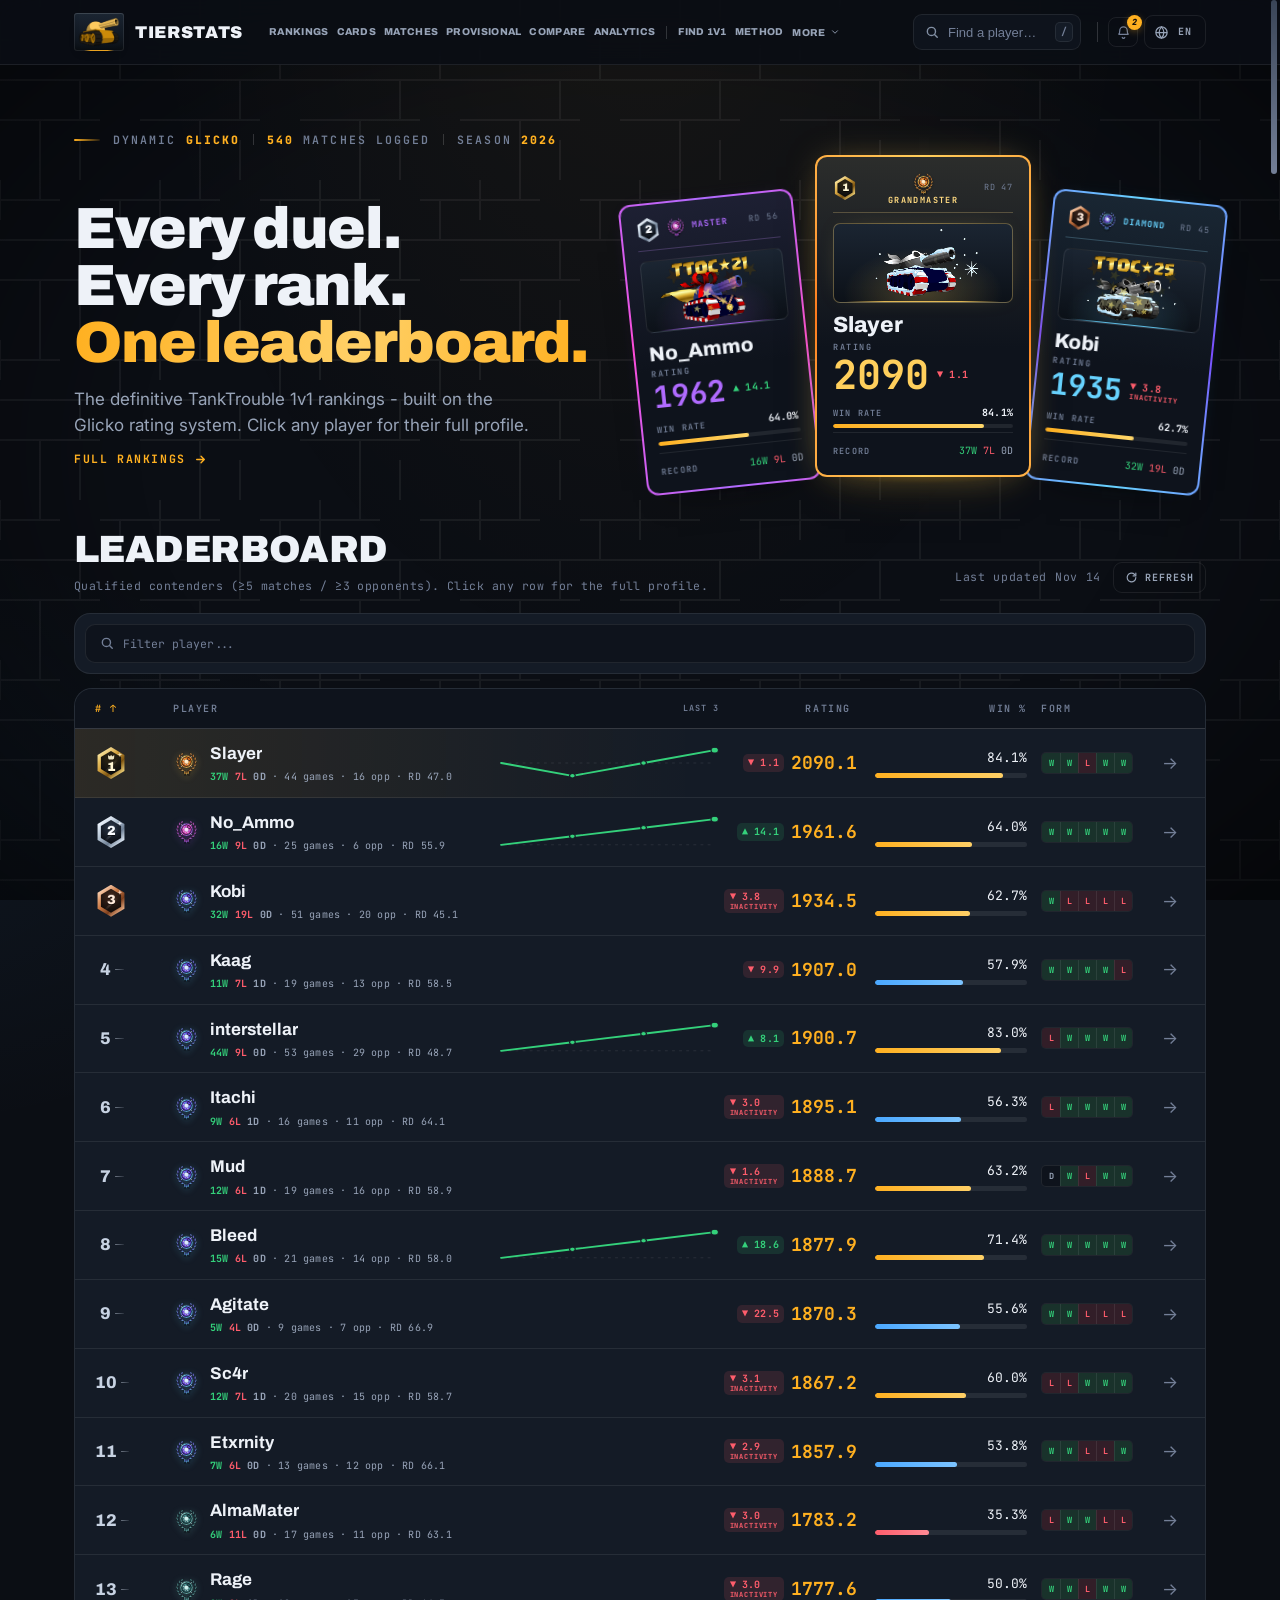
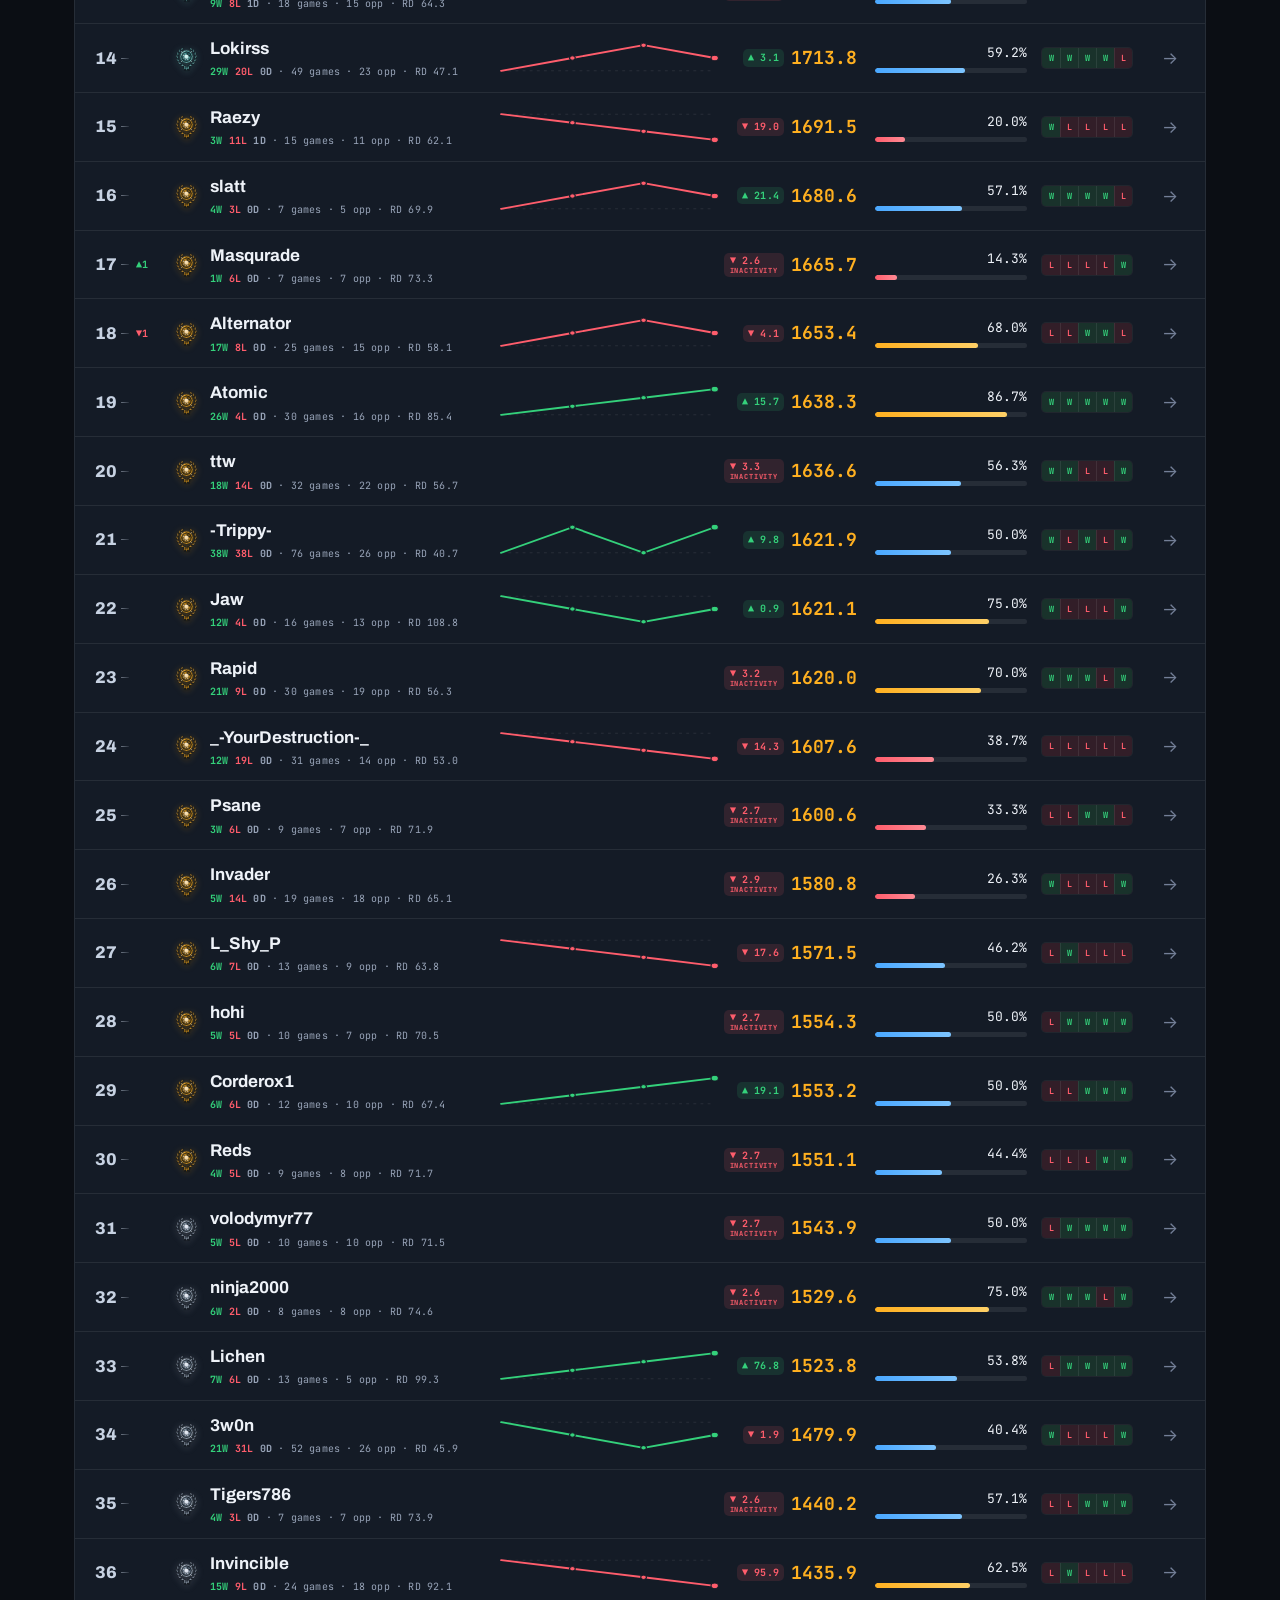
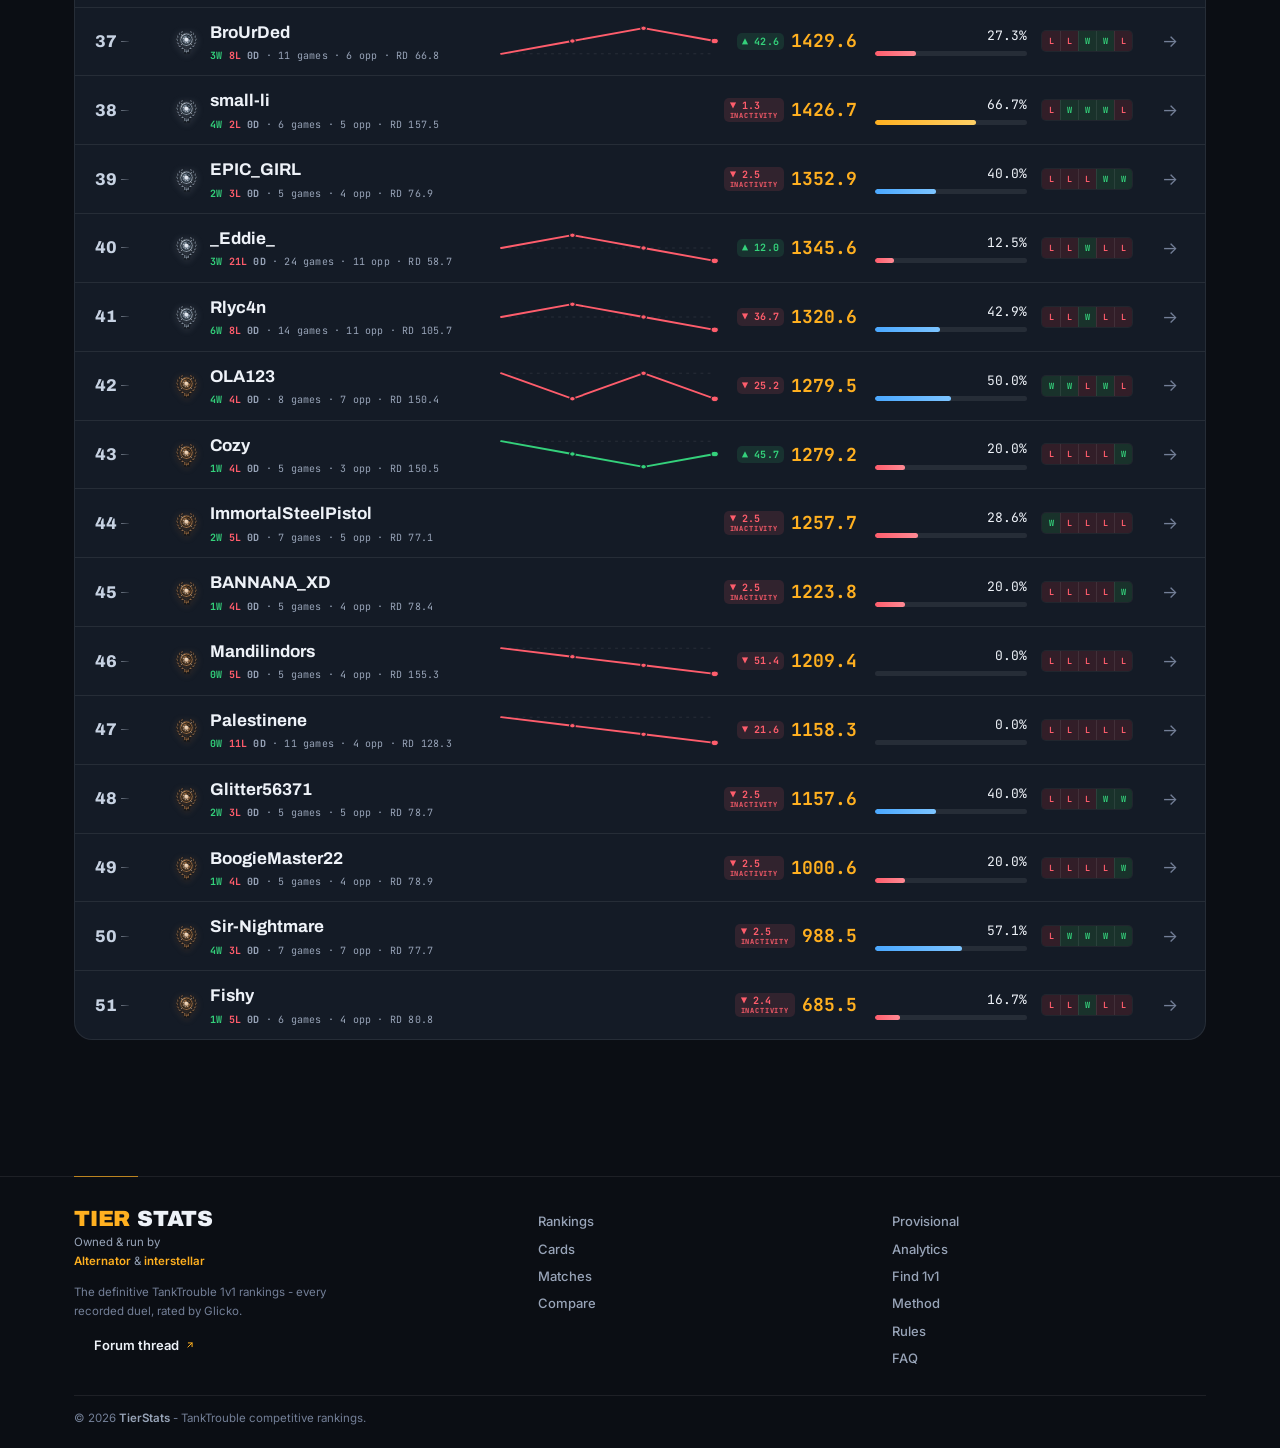
<file: index.html>
<!DOCTYPE html>
<html lang="en">
<head>
<base href="/">
<meta charset="UTF-8">
<meta name="viewport" content="width=device-width, initial-scale=1.0">
<title>Leaderboard – TierStats</title>
<meta name="description" content="TierStats is the TankTrouble 1v1 leaderboard: Glicko ratings, player cards, the full match archive, head-to-head stats and server ping profiles.">
<!-- Open Graph: the DEFAULT embed - shown only for home/default links.
     work/gen_share_pages.js rewrites these per player & route into static
     share pages, so shared profile links carry exclusive text + tank art. -->
<meta property="og:type" content="website">
<meta property="og:site_name" content="TierStats">
<meta property="og:title" content="Leaderboard – TierStats">
<meta property="og:description" content="TierStats is the TankTrouble 1v1 leaderboard: Glicko ratings, player cards, the full match archive, head-to-head stats and server ping profiles.">
<meta property="og:url" content="https://stats4tanks.github.io/">
<meta property="og:image" content="https://stats4tanks.github.io/share/_default.png">
<meta name="twitter:card" content="summary_large_image">
<meta name="twitter:title" content="Leaderboard – TierStats">
<meta name="twitter:description" content="TierStats is the TankTrouble 1v1 leaderboard: Glicko ratings, player cards, the full match archive, head-to-head stats and server ping profiles.">
<meta name="twitter:image" content="https://stats4tanks.github.io/share/_default.png">
<link rel="canonical" href="https://stats4tanks.github.io/">
<meta name="robots" content="index,follow">
<script type="application/ld+json">
{"@context":"https://schema.org","@type":"WebSite","name":"TierStats","alternateName":"TierStats","url":"https://stats4tanks.github.io/","description":"TankTrouble 1v1 leaderboard with Glicko ratings, player cards, the full match archive and head-to-head stats."}
</script>

<link rel="preconnect" href="https://fonts.googleapis.com">
<link rel="preconnect" href="https://fonts.gstatic.com" crossorigin>
<link href="https://fonts.googleapis.com/css2?family=Archivo:wght@600;700;800;900&family=Inter:wght@400;500;600;700&family=JetBrains+Mono:wght@400;500;600;700&family=Noto+Sans+JP:wght@400;500;600;700&family=Noto+Sans+SC:wght@400;500;600;700&display=swap" rel="stylesheet">
<link rel="stylesheet" href="styles.css?v=20261111232000">
<link rel="stylesheet" href="cards.css?v=20261111232000">
<link rel="stylesheet" href="rankmove.css?v=20261111232000">
<link rel="icon" type="image/svg+xml" href="/art/favicon.svg?v=20261111232000">
<link rel="apple-touch-icon" href="/art/icon-192.png?v=20261111232000">
<!-- installable: the same plate, the same colours, no separate icon work -->
<link rel="manifest" href="/manifest.webmanifest?v=20261111232000">
</head>
<body>
<a class="skip-link" href="#main" data-i18n="a11y.skip">Skip to content</a>

<!-- ======================= TOP BAR ======================= -->
<header class="topbar">
  <div class="topbar-in">
    <a class="brand" href="#/" aria-label="Leaderboard – TierStats">
      <span class="brand-mark" aria-hidden="true">
        <svg viewBox="0 0 24 24" width="25" height="25" fill="currentColor">
          <path fill-rule="evenodd" d="M4.2 16.1h15.6a3.15 3.15 0 0 1 0 6.3H4.2a3.15 3.15 0 0 1 0-6.3Zm2.4 1.35a1.8 1.8 0 1 0 0 3.6 1.8 1.8 0 0 0 0-3.6Zm5.4 0a1.8 1.8 0 1 0 0 3.6 1.8 1.8 0 0 0 0-3.6Zm5.4 0a1.8 1.8 0 1 0 0 3.6 1.8 1.8 0 0 0 0-3.6Z"/>
          <path d="M3.1 15.9 5 12.2c.3-.7 1-1.1 1.8-1.1h10.4c.8 0 1.5.4 1.8 1.1l1.9 3.7H3.1Z"/>
          <path fill-rule="evenodd" d="M9.2 11.4V8.6c0-.75.6-1.35 1.35-1.35h2.9c.75 0 1.35.6 1.35 1.35v2.8H9.2Zm2.8-1.5a1.05 1.05 0 1 0 0 2.1 1.05 1.05 0 0 0 0-2.1Z"/>
          <path d="M14.4 8.15h8.38c.52 0 .94.42.94.94v.42c0 .52-.42.94-.94.94H14.4V8.15Z"/>
        </svg>
        <img class="brand-tank-img" src="/art/brand-tank.png?v=20261111232000" width="395" height="282" alt="" draggable="false">
      </span>
      <span class="brand-lock" aria-hidden="true"><b>TierStats</b></span>
    </a>
    <nav class="nav" aria-label="Site sections" data-i18n-attr="aria-label:foot.sections">
      <span class="nav-glide" id="nav-glide"></span>
      <a href="#/" data-i18n="nav.rankings">Rankings</a>
      <a href="#/cards" data-i18n="nav.cards">Cards</a>
      <a href="#/matches" data-i18n="nav.matches">Matches</a>
      <a href="#/roster" data-i18n="nav.roster">Provisional</a>
      <a href="#/compare" data-i18n="nav.compare">Compare</a>
      <a href="#/analytics" data-i18n="nav.analytics">Analytics</a>
      <i class="nav-div" aria-hidden="true"></i>
      <a href="#/find" data-i18n="nav.find">Find 1v1</a>
      <a href="#/method" data-i18n="nav.method">Method</a>
      <div class="nav-more" id="nav-info">
        <button type="button" class="nav-more-btn" aria-haspopup="true" aria-expanded="false" aria-controls="nav-info-menu">
          <span data-i18n="nav.more">More</span>
          <svg viewBox="0 0 24 24" fill="none" stroke="currentColor" stroke-width="2.2" aria-hidden="true"><path d="m6 9 6 6 6-6" stroke-linecap="round" stroke-linejoin="round"/></svg>
        </button>
        <div class="nav-more-menu" id="nav-info-menu" role="menu">
          <a href="#/rules" role="menuitem" data-i18n="nav.rules">Rules</a>
            <a href="#/faq" role="menuitem" data-i18n="nav.faq">FAQ</a>
        </div>
      </div>
    </nav>
    <div class="spacer"></div>
    <div class="search-box">
      <svg width="15" height="15" viewBox="0 0 24 24" fill="none" stroke="currentColor" stroke-width="2.4" aria-hidden="true"><circle cx="11" cy="11" r="7"/><path d="m21 21-4.3-4.3" stroke-linecap="round"/></svg>
      <input id="search" type="text" placeholder="Find a player…" data-i18n-attr="placeholder:top.searchPh" autocomplete="off" aria-keyshortcuts="/">
      <kbd class="search-kbd" aria-hidden="true">/</kbd>
      <div id="search-drop" class="search-drop"></div>
    </div>
    <div class="top-controls">
      <span id="tt-bell"></span>
      <div class="lang-switch" id="lang-switch">
        <button class="icon-btn lang-btn" id="lang-btn" aria-haspopup="true" aria-expanded="false" aria-label="Language" title="Language" data-i18n-attr="aria-label:top.language;title:top.language">
          <svg width="15" height="15" viewBox="0 0 24 24" fill="none" stroke="currentColor" stroke-width="2" aria-hidden="true"><circle cx="12" cy="12" r="9"/><path d="M3 12h18M12 3c2.5 2.7 3.8 5.7 3.8 9S14.5 18.3 12 21c-2.5-2.7-3.8-5.7-3.8-9S9.5 5.7 12 3Z"/></svg>
          <span class="lang-code">EN</span>
        </button>
        <div class="lang-menu" id="lang-menu" role="menu">
          <button data-lang="en" role="menuitemradio" aria-checked="true"><span class="ck">✓</span><span class="ln">English</span><span class="lc">EN</span></button>
          <button data-lang="zh" role="menuitemradio" aria-checked="false"><span class="ck">✓</span><span class="ln">简体中文</span><span class="lc">中</span></button>
          <button data-lang="ru" role="menuitemradio" aria-checked="false"><span class="ck">✓</span><span class="ln">Русский</span><span class="lc">РУ</span></button>
        </div>
      </div>
      <button class="icon-btn mnav-btn" id="mnav-btn" aria-controls="mnav" aria-expanded="false" aria-label="Menu" title="Menu" data-i18n-attr="aria-label:top.menu;title:top.menu">
        <span class="mnav-bars" aria-hidden="true"><i></i><i></i><i></i></span>
      </button>
    </div>
  </div>
</header>

<nav class="mnav" id="mnav" aria-label="Site sections" data-i18n-attr="aria-label:foot.sections">
  <a href="#/" data-i18n="nav.rankings">Rankings</a>
  <a href="#/cards" data-i18n="nav.cards">Cards</a>
  <a href="#/matches" data-i18n="nav.matches">Matches</a>
  <a href="#/roster" data-i18n="nav.roster">Roster</a>
  <a href="#/compare" data-i18n="nav.compare">Compare</a>
  <a href="#/analytics" data-i18n="nav.analytics">Analytics</a>
  <a href="#/find" data-i18n="nav.find">Find 1v1</a>
  <a href="#/method" data-i18n="nav.method">Method</a>
  <a href="#/rules" data-i18n="nav.rules">Rules</a>
  <a href="#/faq" data-i18n="nav.faq">FAQ</a>
</nav>

<!-- ======================= HOME ======================= -->
<div id="main" tabindex="-1">
<main id="page-home" class="page">
  <div class="wrap">
    <section class="hero anim">
      <div class="hero-row">
        <i class="hm-rule" aria-hidden="true"></i>
        <span class="hm" data-i18n-html="home.chipGlicko">Dynamic <b>Glicko</b></span>
        <i class="hm-sep" aria-hidden="true"></i>
        <span class="hm" id="hero-chip-matches"><b id="hero-matches">0</b> matches logged</span>
        <i class="hm-sep" aria-hidden="true"></i>
        <span class="hm" data-i18n-html="home.chipSeason">Season <b>2026</b></span>
      </div>
      <div class="hero-grid">
        <div class="hero-copy">
          <h1 data-i18n-html="home.h1">Every duel.<br>Every rank.<br><span class="gold">One leaderboard.</span></h1>
          <p class="sub" data-i18n="home.sub">The definitive TankTrouble 1v1 rankings - built on the Glicko rating system. Click any player for their full profile.</p>
          <div class="hero-links">
            <a class="section-link hero-link" href="#full-rankings"><span data-i18n="home.fullRankings">Full rankings</span>
              <svg width="13" height="13" viewBox="0 0 24 24" fill="none" stroke="currentColor" stroke-width="2.6"><path d="M5 12h14M13 6l6 6-6 6" stroke-linecap="round" stroke-linejoin="round"/></svg>
            </a>
            </div>
        </div>
        <div class="hero-cards">
          <div class="fan-cap">
            <span class="fan-cap-k" data-i18n="home.leaders">Leaders</span>
            <a class="fan-cap-link" href="#/cards"><span data-i18n="nav.cards">Cards</span>
              <svg width="11" height="11" viewBox="0 0 24 24" fill="none" stroke="currentColor" stroke-width="2.8" aria-hidden="true"><path d="M5 12h14M13 6l6 6-6 6" stroke-linecap="round" stroke-linejoin="round"/></svg>
            </a>
          </div>
          <div class="fl-cards" id="fl-cards">
            <div class="skeleton sk-card"></div>
            <div class="skeleton sk-card sk-tall"></div>
            <div class="skeleton sk-card"></div>
          </div>
        </div>
      </div>
      </section>

    <section class="anim" id="full-rankings">
      <div class="section-head reveal">
        <div>
          <div class="kicker" data-i18n="nav.rankings">Rankings</div>
          <h2 data-i18n="lb.title">Leaderboard</h2>
          <div class="sub-note" data-i18n="lb.subNote">Qualified contenders (≥5 matches / ≥3 opponents). Click any row for the full profile.</div>
        </div>
        <div class="lb-meta">
          <span class="last-updated mono" id="last-updated" data-i18n-attr="title:lb.updatedTip" title="When the ratings data last changed"></span>
          <button class="lb-refresh" id="lb-refresh-btn" data-i18n-attr="title:lb.refreshTip" title="Pull the very latest data">
            <svg width="13" height="13" viewBox="0 0 24 24" fill="none" stroke="currentColor" stroke-width="2.2"><path d="M20 12a8 8 0 1 1-2.3-5.6M20 4v5h-5" stroke-linecap="round" stroke-linejoin="round"/></svg>
            <span data-i18n="lb.refresh">Refresh</span>
          </button>
        </div>
      </div>


      <div class="lb-bar reveal">
        <div class="lb-bar-top">
          <div class="lb-filter-box">
            <svg width="14" height="14" viewBox="0 0 24 24" fill="none" stroke="currentColor" stroke-width="2.4" aria-hidden="true"><circle cx="11" cy="11" r="7"/><path d="m21 21-4.3-4.3" stroke-linecap="round"/></svg>
            <input id="lb-filter" type="text" placeholder="Filter player..." data-i18n-attr="placeholder:lb.filterPh" autocomplete="off">
            <button type="button" class="lb-clear" id="lb-filter-clear" data-i18n-attr="aria-label:lb.clearSearch" hidden>
              <svg viewBox="0 0 24 24" fill="none" stroke="currentColor" stroke-width="2.6" stroke-linecap="round"><path d="M6 6l12 12M18 6L6 18"/></svg>
            </button>
          </div>
          </div>
        </div>

      <div class="lb-table reveal">
        <div class="lb-head">
          <div class="sortable sorted" data-key="rank">#</div>
          <div class="sortable lb-th-player" data-key="name"><span data-i18n="th.player">Player</span><span class="lb-th-trend" data-i18n="lb.trendLabel">Last 10</span></div>
          <div class="sortable h-rating" data-key="rating" data-i18n="th.rating">Rating</div>
          <div class="sortable h-num" data-key="winPct" data-i18n="th.winPct">Win %</div>
          <div class="h-form" data-i18n="th.form">Form</div>
          <div></div>
        </div>
        <div id="lb-body">
          <div class="sk-row"><div class="skeleton sk-line" style="width:34px"></div><div class="skeleton sk-line" style="width:38%"></div><div class="skeleton sk-line" style="width:74px"></div><div class="skeleton sk-line" style="width:96px"></div><div class="skeleton sk-line" style="width:70px"></div></div>
          <div class="sk-row"><div class="skeleton sk-line" style="width:34px"></div><div class="skeleton sk-line" style="width:32%"></div><div class="skeleton sk-line" style="width:74px"></div><div class="skeleton sk-line" style="width:96px"></div><div class="skeleton sk-line" style="width:70px"></div></div>
          <div class="sk-row"><div class="skeleton sk-line" style="width:34px"></div><div class="skeleton sk-line" style="width:44%"></div><div class="skeleton sk-line" style="width:74px"></div><div class="skeleton sk-line" style="width:96px"></div><div class="skeleton sk-line" style="width:70px"></div></div>
          <div class="sk-row"><div class="skeleton sk-line" style="width:34px"></div><div class="skeleton sk-line" style="width:29%"></div><div class="skeleton sk-line" style="width:74px"></div><div class="skeleton sk-line" style="width:96px"></div><div class="skeleton sk-line" style="width:70px"></div></div>
          <div class="sk-row"><div class="skeleton sk-line" style="width:34px"></div><div class="skeleton sk-line" style="width:36%"></div><div class="skeleton sk-line" style="width:74px"></div><div class="skeleton sk-line" style="width:96px"></div><div class="skeleton sk-line" style="width:70px"></div></div>
        </div>
      </div>
    </section>

  </div>
</main>


<!-- ======================= PLAYER ======================= -->
<main id="page-player" class="page"></main>

<!-- ======================= MATCHES ======================= -->
<main id="page-compare" class="page">
  <div class="wrap" id="cmp-wrap"></div>
</main>

<!-- ======================= MATCHES ======================= -->
<main id="page-matches" class="page">
  <div class="wrap">
    <section class="hero gm-hero anim" style="padding-top:10px">
      <div class="kicker" data-i18n="matches.kicker">Complete archive</div>
      <h1 style="font-size:clamp(36px,5vw,58px)" data-i18n-html="matches.h1">The <span class="gold">match log</span></h1>
      <p class="sub" data-i18n="matches.sub">Every recorded duel, grouped by month. Search or open a player.</p>
      <div class="hero-row" id="gm-hero-meta"></div>
    </section>
    <section class="gm-panel anim">
      <div class="gm-panel-head">
        <h2><span data-i18n="matches.allTitle">All matches</span> <span class="n" id="gm-count"></span></h2>
        <button type="button" class="gm-sort" id="gm-sort" data-order="new" aria-label="Newest first" data-i18n-attr="aria-label:matches.sortNewest">
          <svg viewBox="0 0 24 24" fill="none" stroke="currentColor" stroke-width="2.2" stroke-linecap="round" stroke-linejoin="round" aria-hidden="true"><path d="M8 4v16"/><path d="m4 16 4 4 4-4"/><path d="M16 20V4"/><path d="m12 8 4-4 4 4"/></svg>
          <span id="gm-sort-label" data-i18n="matches.sortNewest">Newest first</span>
        </button>
      </div>
      <div class="gm-toolbar reveal">
        <div class="lb-filter-box gm-search">
          <svg width="14" height="14" viewBox="0 0 24 24" fill="none" stroke="currentColor" stroke-width="2.4"><circle cx="11" cy="11" r="7"/><path d="m21 21-4.3-4.3" stroke-linecap="round"/></svg>
          <input id="gm-search" type="text" placeholder="Search matches…" aria-label="Search matches…" data-i18n-attr="placeholder:matches.searchPh;aria-label:matches.searchPh" autocomplete="off" spellcheck="false">
          <button type="button" class="gm-clear" id="gm-clear" data-i18n-attr="aria-label:matches.clear" hidden>
            <svg viewBox="0 0 24 24" fill="none" stroke="currentColor" stroke-width="2.6" stroke-linecap="round"><path d="M6 6l12 12M18 6L6 18"/></svg>
          </button>
        </div>
        <div class="gm-scopes" id="gm-scopes" role="group">
          <button type="button" class="gm-scope on" data-scope="all" aria-pressed="true"><span data-i18n="matches.scopeAll">All</span><b id="gm-c-all">-</b></button>
          <button type="button" class="gm-scope" data-scope="dated" aria-pressed="false"><span data-i18n="matches.scopeDated">Dated</span><b id="gm-c-dated">-</b></button>
          <button type="button" class="gm-scope" data-scope="legacy" aria-pressed="false"><span data-i18n="matches.scopeLegacy">Legacy (no date)</span><b id="gm-c-legacy">-</b></button>
        </div>
      </div>
      <div class="gm-resultline" id="gm-result-line" aria-live="polite">
        <span class="gm-summary" id="gm-summary"></span>
      </div>
      <div class="gm-board" id="gm-body">
        <div class="skeleton sk-line sk-rowline"></div>
        <div class="skeleton sk-line sk-rowline"></div>
        <div class="skeleton sk-line sk-rowline"></div>
      </div>
    </section>
  </div>
</main>

<!-- ======================= CARDS ======================= -->
<main id="page-cards" class="page"></main>

<!-- ======================= ROSTER ======================= -->
<main id="page-roster" class="page">
  <div class="wrap">
    <section class="hero anim" style="padding-top:10px">
      <div class="kicker" data-i18n="roster.kicker">Up and coming</div>
      <h1 style="font-size:clamp(36px,5vw,58px)" data-i18n-html="roster.h1">Provisional <span class="gold">roster</span></h1>
      <p class="sub" data-i18n="roster.sub">Climbing toward qualification - 5 matches and 3 different opponents earn a real rank.
      Click any row for the profile.</p>
      <div class="hero-row" id="ros-hero-meta"></div>
    </section>
    <section class="ros-panel anim">
      <div class="ros-panel-head">
        <h2><span data-i18n="roster.boardTitle">Provisional players</span> <span class="n" id="ros-count"></span></h2>
        <div class="ros-tools">
          <div class="lb-filter-box ros-search">
            <svg width="14" height="14" viewBox="0 0 24 24" fill="none" stroke="currentColor" stroke-width="2.4" aria-hidden="true"><circle cx="11" cy="11" r="7"/><path d="m21 21-4.3-4.3" stroke-linecap="round"/></svg>
            <input id="ros-search" type="text" placeholder="Search players…" aria-label="Search players…" data-i18n-attr="placeholder:roster.searchPh;aria-label:roster.searchPh" autocomplete="off" spellcheck="false">
            <button type="button" class="ros-clear" id="ros-clear" data-i18n-attr="aria-label:roster.clear" hidden>
              <svg viewBox="0 0 24 24" fill="none" stroke="currentColor" stroke-width="2.6" stroke-linecap="round"><path d="M6 6l12 12M18 6L6 18"/></svg>
            </button>
          </div>
          <div class="ros-sort" id="ros-sort" role="group" data-i18n-attr="aria-label:roster.sortLabel">
            <button type="button" class="ros-sort-btn" data-ros-sort="progress" aria-pressed="false" data-i18n="roster.sortProgress">Progress</button>
            <button type="button" class="ros-sort-btn on" data-ros-sort="rating" aria-pressed="true" data-i18n="roster.sortRating">Rating</button>
            <button type="button" class="ros-sort-btn" data-ros-sort="seen" aria-pressed="false" data-i18n="roster.sortSeen">Last seen</button>
          </div>
        </div>
      </div>
      <div class="ros-summaryline" id="ros-summary" aria-live="polite"></div>
      <div class="ros-body" id="ros-body">
        <div class="skeleton sk-line sk-rowline"></div>
        <div class="skeleton sk-line sk-rowline"></div>
        <div class="skeleton sk-line sk-rowline"></div>
      </div>
    </section>
  </div>
</main>

<!-- ======================= ANALYTICS ======================= -->
<main id="page-analytics" class="page">
  <div class="wrap">
    <section class="hero anim" style="padding-top:10px">
      <div class="kicker" data-i18n="an.kicker">Field intelligence</div>
      <h1 style="font-size:clamp(36px,5vw,58px)" data-i18n="an.h1">Analytics</h1>
      <p class="sub" data-i18n="an.sub">Rivalries, upsets, and the hardest-working tanks in the circuit.</p>
    </section>
    <div class="an-scope reveal" id="an-controls">
      <div class="an-scope-group">
        <span class="an-scope-k" data-i18n="an.rangeLabel">Time range</span>
        <div class="an-seg" role="group">
          <button type="button" class="an-seg-btn on" data-an-range="all" aria-pressed="true" data-i18n="an.rangeAll">All time</button>
          <button type="button" class="an-seg-btn" data-an-range="90" aria-pressed="false" data-i18n="an.range90">Last 90 days</button>
          <button type="button" class="an-seg-btn" data-an-range="30" aria-pressed="false" data-i18n="an.range30">Last 30 days</button>
        </div>
      </div>
      <div class="an-scope-group">
        <span class="an-scope-k" data-i18n="an.minLabel">Min matches</span>
        <div class="an-seg" role="group">
          <button type="button" class="an-seg-btn" data-an-min="0" aria-pressed="false" data-i18n="an.minAny">Any</button>
          <button type="button" class="an-seg-btn on" data-an-min="5" aria-pressed="true">5+</button>
          <button type="button" class="an-seg-btn" data-an-min="10" aria-pressed="false">10+</button>
        </div>
      </div>
      <button type="button" class="an-reset" id="an-reset" data-i18n="an.reset" hidden>Reset</button>
    </div>
    <div class="an-kpis anim" id="an-kpis" aria-live="polite"></div>
    <div class="an-grid anim" id="an-grid"></div>

    <section class="panel method-lab anim an-lab" id="method-lab">
      <div class="method-lab-head">
        <div><h2 data-i18n="method.labTitle">Try a duel</h2></div>
        <div class="method-lab-copy"><p data-i18n-html="method.changeBody">Upsets move ratings more.</p></div>
      </div>
      <div class="ml-layout">
        <div class="ml-controls">
          <div class="ml-players">
            <div class="ml-player">
              <div class="ml-who" data-i18n="method.labYou">You</div>
              <div class="ml-fields">
                <label class="ml-field" data-i18n-attr="data-tip:method.tipGlicko"><span class="k" data-i18n="method.labGlicko">Glicko</span><input id="ml-r1" type="number" value="1650" min="1" max="4000" step="1" inputmode="numeric"></label>
                <label class="ml-field" data-i18n-attr="data-tip:method.tipRd"><span class="k" data-i18n="method.labRd">RD</span><input id="ml-rd1" type="number" value="60" min="1" max="250" step="1" inputmode="numeric"></label>
              </div>
            </div>
            <span class="ml-vs" aria-hidden="true">VS</span>
            <div class="ml-player">
              <div class="ml-who" data-i18n="method.labOpp">Opponent</div>
              <div class="ml-fields">
                <label class="ml-field" data-i18n-attr="data-tip:method.tipGlicko"><span class="k" data-i18n="method.labGlicko">Glicko</span><input id="ml-r2" type="number" value="1600" min="1" max="4000" step="1" inputmode="numeric"></label>
                <label class="ml-field" data-i18n-attr="data-tip:method.tipRd"><span class="k" data-i18n="method.labRd">RD</span><input id="ml-rd2" type="number" value="80" min="1" max="250" step="1" inputmode="numeric"></label>
              </div>
            </div>
          </div>
          <div class="ml-resultbar" role="group" aria-label="Match result" data-i18n-attr="aria-label:method.labResult">
            <button type="button" data-ml-result="1" class="on" aria-pressed="true" data-i18n="method.labWin">Win</button>
            <button type="button" data-ml-result="0.5" aria-pressed="false" data-i18n="method.labDraw">Draw</button>
            <button type="button" data-ml-result="0" aria-pressed="false" data-i18n="method.labLoss">Loss</button>
          </div>
        </div>
        <div class="ml-output">
          <div class="ml-outhead"><span class="k" data-i18n="method.labExpected">Expected score</span><b class="mono" id="ml-exp">-</b></div>
          <div class="ml-prob" aria-hidden="true"><i id="ml-prob-fill"></i></div>
          <div class="ml-outgrid">
            <div class="ml-card">
              <div class="ml-card-h"><span data-i18n="method.labYou">You</span><span class="ml-delta mono" id="ml-d1">-</span></div>
              <div class="ml-visible"><span class="k" data-i18n="method.labVisible">Visible</span><span class="mono" id="ml-v1b">-</span><span class="arr" aria-hidden="true">→</span><b class="mono" id="ml-v1a">-</b></div>
              <div class="ml-sub mono" id="ml-sub1"></div>
            </div>
            <div class="ml-card">
              <div class="ml-card-h"><span data-i18n="method.labOpp">Opponent</span><span class="ml-delta mono" id="ml-d2">-</span></div>
              <div class="ml-visible"><span class="k" data-i18n="method.labVisible">Visible</span><span class="mono" id="ml-v2b">-</span><span class="arr" aria-hidden="true">→</span><b class="mono" id="ml-v2a">-</b></div>
              <div class="ml-sub mono" id="ml-sub2"></div>
            </div>
          </div>
        </div>
      </div>
    </section>
  </div>
</main>

<!-- ======================= METHOD ======================= -->
<main id="page-method" class="page">
  <div class="wrap">
    <section class="hero anim" style="padding-top:10px">
      <div class="kicker" data-i18n="method.kicker">Transparent ratings</div>
      <h1 style="font-size:clamp(36px,5vw,58px)" data-i18n-html="method.h1">How the <span class="gold">rating works</span></h1>
      <p class="sub" data-i18n="method.sub">No black boxes. Ratings come from the Glicko system - the same approach behind
      competitive chess and table-tennis rankings - driven purely by your recorded duels.</p>
    </section>

    <section class="method-glance anim">
      <div class="mg-cell"><div class="k" data-i18n="method.glVisible">Visible rating</div><div class="v mono" data-i18n-html="method.glVisibleVal">Glicko − <span class="cons-val">0.5</span> × RD</div></div>
      <div class="mg-cell"><div class="k" data-i18n="method.glQualify">To qualify</div><div class="v" data-i18n-html="method.glQualifyVal"><span class="min-matches-val">5</span> matches · <span class="min-opp-val">3</span> opponents</div></div>
      <div class="mg-cell"><div class="k" data-i18n="method.glPeriod">Rating period</div><div class="v mono"><span id="method-period-val">30</span> <span data-i18n="method.days">days</span></div></div>
      <div class="mg-cell"><div class="k" data-i18n="method.glInactive">Inactive after</div><div class="v mono"><span id="method-inactive-val">365</span> <span data-i18n="method.days">days</span></div></div>
    </section>

    <section class="method-intro anim">
      <div class="method-sec-head"><h2 data-i18n-html="method.idea3">The idea in <span class="n">3 steps</span></h2></div>
      <div class="method-steps">
        <article class="method-step"><span class="step-n mono">01</span><div><b>New players start at 1500 Glicko with 250 RD.</b>
          That is a fresh rating at maximum uncertainty. Players coming from the previous ladder start from a rating converted out of their old score, so their history carries over.</div></article>
        <article class="method-step"><span class="step-n mono">02</span><div data-i18n-html="method.step2"><b>Every match moves the numbers.</b>
          Beat someone stronger and you gain more; lose to someone weaker and you
          drop more. Results are processed in 30-day rating periods.</div></article>
        <article class="method-step"><span class="step-n mono">03</span><div data-i18n-html="method.step3"><b>Your rating comes with a certainty score.</b>
          Each player carries an <b>RD</b> (ratings deviation). More reliable match data = lower RD.
          The leaderboard ranks <b>visible rating = Glicko − <span class="cons-val">0.5</span> × RD</b>, so uncertain
          ratings are held back until they've earned trust.</div></article>
      </div>
    </section>

    <section class="panel method-prov anim">
      <div class="method-prov-head">
        <div class="kicker" data-i18n="method.provKicker">Calibration safeguard</div>
        <h2 data-i18n="method.provTitle">Provisional influence</h2>
      </div>
      <div class="method-prov-body">
        <div class="method-prov-copy">
          <p data-i18n-html="method.provLead">New players start at <b>1500 Glicko / 250 RD</b>. Until they have <b>3 rated matches against 2 different opponents</b>, an established opponent's rating change is scaled to <b>25%</b>. The newcomer's own rating still moves at <b>100%</b>.</p>
          <p data-i18n-html="method.provBoth">It works in both directions - a newcomer's win or loss can only move an established player by a quarter of the usual amount, so one unknown result cannot swing the board.</p>
        </div>
        <div class="method-prov-stats">
          <div class="method-prov-stat"><b class="mono">25%</b><span data-i18n="method.provEstablished">established opponent's change</span></div>
          <div class="method-prov-stat alt"><b class="mono">100%</b><span data-i18n="method.provNewcomer">newcomer's own change</span></div>
          <div class="method-prov-when" data-i18n="method.provWhen">Until 3 matches · 2 opponents</div>
        </div>
      </div>
    </section>

    <div class="method-concepts anim">
      <section class="panel method-concept mc-7">
        <h2 data-i18n="method.whatGlicko">What is Glicko?</h2>
        <p data-i18n-html="method.whatGlickoBody">Glicko is a rating system that works like Elo, but smarter:
        every opponent is weighted by how reliable <i>their</i> rating is, and your own reliability is tracked
        at the same time. Beat someone stronger and you gain more; lose to someone weaker and you drop more.</p>
        <div class="method-quote" data-i18n-html="method.formulaNote">visible = glicko − <span class="cons-val">0.5</span> × RD &nbsp;&nbsp;·&nbsp;&nbsp; RD shrinks with results, grows with inactivity</div>
      </section>
      <section class="panel method-concept mc-5">
        <h2 data-i18n="method.whatRd">What is RD?</h2>
        <p data-i18n-html="method.whatRdBody">RD shows how certain the system is about your rating.
        More reliable match data = lower RD. The leaderboard ranks the <b style="color:var(--ink)">visible rating</b> -
        Glicko minus a small uncertainty penalty - so an unproven rating can't rocket to the top on luck alone.</p>
        <div class="method-rd">
          <div class="method-rd-labels"><span data-i18n="method.rdNew">New · 250</span><span data-i18n="method.rdSettled">Settled · 50</span></div>
          <div class="method-rd-track" aria-hidden="true"><i></i><span></span></div>
          <div class="method-rd-note" data-i18n="method.rdNote">Lower RD means more trust.</div>
        </div>
      </section>
      <section class="panel method-concept mc-5">
        <h2 data-i18n="method.getRanked">How you get ranked</h2>
        <p data-i18n-html="method.getRankedBody">Play at least <b style="color:var(--ink)"><span class="min-matches-val">5</span> matches</b>
        against at least <b style="color:var(--ink)"><span class="min-opp-val">3</span> different opponents</b>.
        Until then you're <b style="color:var(--ink)">provisional</b>: your rating is real and takes part in every
        calculation - it just isn't ranked until it's earned.</p>
        <div class="method-reqs">
          <div class="method-req"><span class="n mono"><span class="min-matches-val">5</span></span><span class="k" data-i18n="method.reqMatches">matches</span></div>
          <div class="method-req"><span class="n mono"><span class="min-opp-val">3</span></span><span class="k" data-i18n="method.reqOpponents">opponents</span></div>
        </div>
      </section>
      <section class="panel method-concept mc-7">
        <h2 data-i18n="method.inactivity">How inactivity affects you</h2>
        <p data-i18n-html="method.inactivityBody">Play regularly and your certainty stays high. Stop playing and
        your RD grows a little every 30 days - which slowly pulls your visible rating down until you return.
        After a full year without a dated match you're marked <b style="color:var(--ink)">inactive</b> and hidden
        from the board (still searchable, still in the maths) until you play again.</p>
        <div class="method-decay">
          <div class="md-step"><span class="n mono" id="method-decay-period">30d</span><span class="k" data-i18n="method.decayGrowth">RD grows after a silent period</span></div>
          <span class="md-arrow" aria-hidden="true">→</span>
          <div class="md-step"><span class="n mono" id="method-decay-inactive">365d</span><span class="k" data-i18n="method.decayHidden">Hidden after a long absence</span></div>
        </div>
      </section>
    </div>

    <section class="method-verified anim">
      <span class="mv-ico" aria-hidden="true"><svg viewBox="0 0 24 24" fill="none" stroke="currentColor" stroke-width="2.4" stroke-linecap="round" stroke-linejoin="round"><path d="M20 6 9 17l-5-5"/></svg></span>
      <div class="mv-body">
        <h2 data-i18n="method.verified">Verified against the master sheet</h2>
        <p data-i18n-html="method.verifiedBody">Every value on this site is recomputed from raw match results and validated to
        match the official Google Sheet exactly - every player, every rating, RD,
        record and average-opponent figure. No hand-picked numbers - the sheet is the only input.</p>
      </div>
      <a class="method-faq-link" href="#/faq"><span data-i18n="method.faqLink">Read the FAQ</span><svg viewBox="0 0 24 24" fill="none" stroke="currentColor" stroke-width="2.2" stroke-linecap="round" stroke-linejoin="round" aria-hidden="true"><path d="M5 12h14"/><path d="m13 6 6 6-6 6"/></svg></a>
    </section>

    <details class="advanced anim">
      <summary>
        <svg width="15" height="15" viewBox="0 0 24 24" fill="none" stroke="currentColor" stroke-width="2.2"><path d="M8 6h13M8 12h13M8 18h13M3 6h.01M3 12h.01M3 18h.01" stroke-linecap="round"/></svg>
        <span data-i18n-html="method.advSummary">Advanced - the maths &amp; live settings</span>
        <span class="adv-hint" data-i18n="method.advHint">seeds, formulas, periods, verification</span>
      </summary>
      <div class="method-adv-body">
        <div class="method-adv-grid">
                    <div class="panel">
            <h3>Starting point</h3>
            <p>New players start at <b>1500 Glicko with 250 RD</b> - maximum uncertainty. Players carried over from the previous ladder start from a rating converted out of their old score, so their history carries over.</p>
          </div>
          <div class="panel">
            <h3 data-i18n-html="method.updateTitle">Step 2 · <span class="n">The Glicko update</span></h3>
            <p data-i18n-html="method.updateBody">Glicko is Elo's smarter cousin: every opponent is weighted by how certain <i>their</i>
            rating is, and each batch of results shrinks your own RD. With
            <b style="color:var(--ink)">q = ln(10)/400</b> and:</p>
            <div class="formula-box">g(RD) = 1 / √(1 + 3·q²·RD²/π²)<br>E(r, r<sub>o</sub>) = 1 / (1 + 10^(−g(RD<sub>o</sub>)·(r − r<sub>o</sub>)/400))<br>D² = 1 / (q²·Σ g²·E·(1−E))<br>r′ = r + (q/(1/RD² + q²·Σg²E(1−E)))·Σ g·(s − E)<br>RD′ = √(1 / (1/RD² + q²·Σg²E(1−E)))</div>
            <p class="method-foot" data-i18n="method.updateNote">s is the match score (1 win, 0 loss, ½ draw). All games inside one rating period
            are processed simultaneously from the same snapshot - exactly like the official sheet.</p>
          </div>
          <div class="panel">
            <h3 data-i18n-html="method.periodsTitle">Step 3 · <span class="n">Rating periods &amp; legacy matches</span></h3>
            <p data-i18n-html="method.periodsBody">Dated matches are grouped into chronological <b style="color:var(--ink)">30-day rating periods</b>.
            Old archive matches whose dates were never recorded - <i>legacy</i> matches - are
            processed together as one simultaneous period at the legacy grace start, so
            unknown dates can't be gamed.</p>
            <div class="formula-box" data-i18n-html="method.formulaPeriods">period = ⌊date / 30 days⌋ &nbsp;·&nbsp; legacy = one simultaneous batch</div>
          </div>
          <div class="panel">
            <h3 data-i18n="method.inactAuto">The inactivity automation</h3>
            <p data-i18n-html="method.inactAutoBody">Ratings decay automatically when you stop playing - the same behaviour as the
            master sheet's auto-recalculation:</p>
            <ul class="explain-list" style="margin-top:8px">
              <li><span class="num">↓</span><div data-i18n-html="method.inact1"><b>RD grows every 30 days of silence.</b>
                Each full rating period without a match adds inactivity growth inside the
                square root - <span class="mono">RD′ = √(RD² + 20²·k)</span> for k silent periods, capped at 250.
                Because visible rating subtracts <span class="cons-val">0.5</span> × RD, an inactive player's
                visible rating sinks on its own.</div></li>
              <li><span class="num">365</span><div data-i18n-html="method.inact2"><b>Hidden after 365 days.</b>
                A qualified player who hasn't logged a dated match in 365 days is hidden from
                the leaderboard (still searchable, still in the maths) until they return.</div></li>
              <li><span class="num">L</span><div data-i18n-html="method.inact3"><b>Legacy grace.</b>
                Date-unknown veterans stay visible for 365 days from the grace start
                (2026-10-04) before the inactivity rule applies to them.</div></li>
            </ul>
          </div>
        </div>
      </div>
    </details>
 </div>
</main>

<!-- ======================= FAQ ======================= -->
<main id="page-faq" class="page">
  <div class="wrap">
    <section class="hero anim" style="padding-top:10px">
      <div class="kicker" data-i18n="faq.kicker">Questions, answered</div>
      <h1 style="font-size:clamp(36px,5vw,58px)" data-i18n-html="faq.h1">The <span class="gold">Q &amp; A</span></h1>
      <p class="sub" data-i18n="faq.sub">Everything players ask about ratings, rankings and the circuit - answered plainly. Search a question or browse by topic.</p>
      <div class="hero-row" id="fq-meta"></div>
    </section>
    <div class="fq-layout anim">
      <div class="fq-main">
        <div class="fq-sheet reveal">
          <div class="fq-sheet-head">
            <div class="fq-desk">
              <div class="lb-filter-box fq-search">
                <svg width="14" height="14" viewBox="0 0 24 24" fill="none" stroke="currentColor" stroke-width="2.4"><circle cx="11" cy="11" r="7"/><path d="m21 21-4.3-4.3" stroke-linecap="round"/></svg>
                <input id="fq-search" type="text" placeholder="Search questions…" aria-label="Search questions…" data-i18n-attr="placeholder:faq.searchPh;aria-label:faq.searchPh" autocomplete="off" spellcheck="false">
                <button type="button" class="fq-clear" id="fq-clear" data-i18n-attr="aria-label:faq.clear" hidden>
                  <svg viewBox="0 0 24 24" fill="none" stroke="currentColor" stroke-width="2.6" stroke-linecap="round"><path d="M6 6l12 12M18 6L6 18"/></svg>
                </button>
              </div>
              <div class="fq-count" id="faq-count" aria-live="polite"></div>
            </div>
            <div class="fq-cats" id="faq-cats" role="group"></div>
          </div>
          <div class="fq-list" id="faq-list"></div>
        </div>
      </div>
      </div>
  </div>
</main>

<!-- ======================= FIND A 1V1 ======================= -->
<main id="page-find" class="page">
  <div class="wrap">
    <section class="hero anim fd-hero">
      <div class="kicker" data-i18n="find.kicker">Line up a match</div>
      <div class="fd-head">
        <h1 data-i18n-html="find.h1">Find a <span class="gold">1v1</span></h1>
        <div class="fd-counts" aria-live="polite">
          <span class="fd-count"><b id="av-now-n">0</b><span data-i18n="find.nowShort">now</span></span>
          <i class="fd-count-sep" aria-hidden="true"></i>
          <span class="fd-count"><b id="av-sched-n">0</b><span data-i18n="find.schedShort">scheduled</span></span>
        </div>
      </div>
      <p class="sub" data-i18n="find.sub">Post when you can play - every time is shown in your own time zone.</p>
      <p class="fd-thread" data-i18n-html="find.threadNote">Duels get arranged in the <a href="https://tanktrouble.com/forum?threadId=475409" target="_blank" rel="noopener noreferrer">forum thread</a>.</p>
    </section>

    <div class="fd-verify anim" id="av-verify-strip" hidden>
      <svg width="13" height="13" viewBox="0 0 16 16" fill="none" stroke="currentColor" stroke-width="2.4" stroke-linecap="round" stroke-linejoin="round" aria-hidden="true"><path d="M3 8.5l3.3 3.2L13 4.6"/></svg>
      <span class="fd-verify-txt" data-i18n="find.verifyHint">Posting needs a verified name - a one-time in-game check, about two minutes.</span>
      <button type="button" class="fd-verify-btn" id="av-strip-verify" data-i18n="find.verifyCta">Verify a name</button>
    </div>

    <div class="fd-bar anim">
      <div class="fd-bar-l">
        <span class="fd-title" data-i18n="find.board">The board</span>
        <i class="fd-rule" aria-hidden="true"></i>
        <span class="fd-clock" id="av-clock-line"></span>
        <button type="button" class="av-updated" id="av-updated" data-i18n-attr="title:find.refreshTip" title="Click to refresh now">updated just now</button>
      </div>
      <div class="fd-bar-r">
        <div class="av-dd" id="av-server-dd">
          <span class="av-dd-label" data-i18n="find.server">Server</span>
          <button type="button" class="av-dd-btn" id="av-dd-btn" aria-haspopup="listbox" aria-expanded="false">
            <span class="av-dd-val" id="av-dd-val">Any</span>
            <svg class="av-dd-caret" width="11" height="11" viewBox="0 0 12 12" aria-hidden="true"><path d="M2.5 4.5L6 8l3.5-3.5" fill="none" stroke="currentColor" stroke-width="1.5" stroke-linecap="round" stroke-linejoin="round"/></svg>
          </button>
          <div class="av-dd-menu" id="av-dd-menu" role="listbox" hidden></div>
        </div>
        <button class="btn btn-primary av-post-btn" id="av-open-form">
          <span class="av-post-ico" aria-hidden="true"><svg viewBox="0 0 24 24" fill="none" stroke="currentColor" stroke-width="2" stroke-linecap="round" stroke-linejoin="round"><rect x="3.5" y="5" width="17" height="15.5" rx="2.5"/><path d="M3.5 9.5h17M8 2.8v4M16 2.8v4M12 12.7v4.6M9.7 15h4.6"/></svg></span>
          <span data-i18n="find.post">Post availability</span>
        </button>
      </div>
    </div>

    <section class="fd-sec anim" id="av-sec-now" hidden>
      <div class="fd-sec-head">
        <h2 data-i18n="find.now">Available now</h2>
        <span class="fd-sec-n" id="av-now-count"></span>
        <i class="fd-sec-rule" aria-hidden="true"></i>
        <span class="fd-sec-hint" data-i18n="find.nowHint">posts fade out after 30 minutes</span>
      </div>
      <div class="av-list" id="av-now-list"></div>
    </section>
    <section class="fd-sec anim" id="av-sec-today" hidden>
      <div class="fd-sec-head">
        <h2 data-i18n="find.today">Later today</h2>
        <span class="fd-sec-n" id="av-today-count"></span>
        <i class="fd-sec-rule" aria-hidden="true"></i>
      </div>
      <div class="av-list" id="av-today-list"></div>
    </section>
    <section class="fd-sec anim" id="av-sec-upcoming" hidden>
      <div class="fd-sec-head">
        <h2 data-i18n="find.upcoming">Upcoming</h2>
        <span class="fd-sec-n" id="av-upcoming-count"></span>
        <i class="fd-sec-rule" aria-hidden="true"></i>
      </div>
      <div class="av-list" id="av-upcoming-list"></div>
    </section>
    <div class="av-empty-page anim" id="av-empty-page"></div>
  </div>
</main>

<!-- ======================= ADMIN ======================= -->
<main id="page-admin" class="page">
  <div class="wrap" id="admin-wrap"></div>
</main>


<!-- ======================= FEEDBACK ======================= -->
<!-- ======================= RULES ======================= -->
<main id="page-rules" class="page">
  <div class="wrap">
    <section class="hero anim" style="padding-top:10px">
      <h1 style="font-size:clamp(36px,5vw,58px)">Rules</h1>
      <p class="sub">Play your match your way. Report it cleanly.</p>
      <div class="ru-hero-cta">
        <a class="btn btn-primary" href="https://tanktrouble.com/forum?threadId=475409" target="_blank" rel="noopener noreferrer">Open the thread</a>
        <a class="btn btn-ghost" href="#/find">Find a 1v1</a>
      </div>
    </section>

    <div class="ru-grid">
      <section class="panel ru-card reveal" id="r-01">
        <div class="ru-head"><span class="ru-n">01</span><h2>Your match, your rules</h2></div>
        <p class="ru-sec-lead">You and your opponent decide how the game itself is played: maps, settings, and how long the match lasts. Play first to 15, 30, 50, or any other total you both prefer.</p>
        <p class="ru-sec-lead">If you cannot agree, the Standard Rules (below) apply.</p>
      </section>

      <section class="panel ru-card reveal" id="r-02">
        <div class="ru-head"><span class="ru-n">02</span><h2>A valid result needs four things</h2></div>
        <ul class="ru-check">
          <li><span class="ru-tick" aria-hidden="true">&#10003;</span><span class="ru-check-t">Both usernames, exactly as they appear in the game.</span></li>
          <li><span class="ru-tick" aria-hidden="true">&#10003;</span><span class="ru-check-t">Final score, with the winner listed first.</span></li>
          <li><span class="ru-tick" aria-hidden="true">&#10003;</span><span class="ru-check-t">Proof of the result.</span></li>
          <li><span class="ru-tick" aria-hidden="true">&#10003;</span><span class="ru-check-t">Date played, taken automatically from your forum post.</span></li>
        </ul>
        <p class="ru-check-note">You do not need to type the date separately. If you are reporting a match played earlier, state the actual date in the post.</p>
      </section>

      <section class="panel ru-card reveal" id="r-03">
        <div class="ru-head"><span class="ru-n">03</span><h2>Where you played</h2></div>
        <p class="ru-sec-lead">Mention the server. If the whole match was on one server, name it once.</p>
        <p class="ru-sec-lead">If you changed servers, report the score separately for each server &ndash; for example: London 12&ndash;7 and Newark 3&ndash;2, final 15&ndash;9.</p>
      </section>

      <section class="panel ru-card reveal" id="r-04">
        <div class="ru-head"><span class="ru-n">04</span><h2>Post a clean match</h2></div>
        <ul class="ru-check">
          <li><span class="ru-tick" aria-hidden="true">&#10003;</span><span class="ru-check-t">Check both usernames letter for letter.</span></li>
          <li><span class="ru-tick" aria-hidden="true">&#10003;</span><span class="ru-check-t">Write the score winner-first.</span></li>
          <li><span class="ru-tick" aria-hidden="true">&#10003;</span><span class="ru-check-t">Name the server once, or split the score when multiple servers were used.</span></li>
          <li><span class="ru-tick" aria-hidden="true">&#10003;</span><span class="ru-check-t">Attach a screenshot or replay.</span></li>
          <li><span class="ru-tick" aria-hidden="true">&#10003;</span><span class="ru-check-t">If there is no screenshot or replay, have your opponent confirm the final score in the thread.</span></li>
          <li><span class="ru-tick" aria-hidden="true">&#10003;</span><span class="ru-check-t">Leave ping, tank, settings, and other details out.</span></li>
        </ul>
        <p class="ru-check-note">A complete post is accepted. A post missing one of the four required fields is returned. That is the only reason.</p>
      </section>

      <section class="panel ru-card reveal" id="r-05">
        <div class="ru-head"><span class="ru-n">05</span><h2>Proof</h2></div>
        <p class="ru-sec-lead">The strongest proof is a screenshot or replay. If neither is available, confirmation of the final score by both players in the match thread is accepted on its own.</p>
      </section>

      <section class="panel ru-card reveal" id="r-06">
        <div class="ru-head"><span class="ru-n">06</span><h2>Standard Rules</h2></div>
        <p class="ru-sec-lead">The Standard Rules exist as the fallback when players cannot agree on match length, settings, or other conditions.</p>
      </section>
    </div>
  </div>
</main>

<!-- ======================= FOOTER ======================= -->
<footer class="footer">
  <div class="wrap">
    <div class="foot-top">
      <div class="foot-brand">
        <a class="foot-logo" href="#/" aria-label="TierStats"><span class="foot-logo-11">Tier</span><span class="foot-logo-word">Stats</span></a>
        <p class="foot-owner-line" data-i18n-html="foot.owned">Owned &amp; run by <a class="foot-owner" href="#/player/Alternator">Alternator</a> &amp; <a class="foot-owner" href="#/player/interstellar">interstellar</a></p>
        <p class="foot-tagline" data-i18n="foot.tagline">The definitive TankTrouble 1v1 rankings - every recorded duel, rated by Glicko.</p>
        <a class="foot-forum" href="https://tanktrouble.com/forum?threadId=475409" target="_blank" rel="noopener noreferrer"><span data-i18n="site.forumThread">Forum thread</span>
          <svg class="ext-ico" width="10" height="10" viewBox="0 0 24 24" fill="none" stroke="currentColor" stroke-width="2.4" aria-hidden="true" focusable="false"><path d="M7 17 17 7M8 7h9v9" stroke-linecap="round" stroke-linejoin="round"/></svg>
        </a>
      </div>
      <nav class="foot-col" aria-label="Site pages" data-i18n-attr="aria-label:foot.sitePages">
        <a href="#/" data-i18n="nav.rankings">Rankings</a>
        <a href="#/cards" data-i18n="nav.cards">Cards</a>
        <a href="#/matches" data-i18n="nav.matches">Matches</a>
        <a href="#/compare" data-i18n="nav.compare">Compare</a>
      </nav>
      <nav class="foot-col" aria-label="League pages" data-i18n-attr="aria-label:foot.leaguePages">
        <a href="#/roster" data-i18n="nav.roster">Provisional</a>
        <a href="#/analytics" data-i18n="nav.analytics">Analytics</a>
        <a href="#/find" data-i18n="nav.find">Find 1v1</a>
        <a href="#/method" data-i18n="nav.method">Method</a>
        <a href="#/rules" data-i18n="nav.rules">Rules</a>
        <a href="#/faq" data-i18n="nav.faq">FAQ</a>
      </nav>
    </div>
    <div class="foot-bottom">
      <span class="foot-copy" data-i18n-html="foot.rights">© 2026 <b>TierStats</b> - TankTrouble competitive rankings.</span>
      
    </div>
  </div>
</footer>

<div class="toast" id="toast"></div>

    <div class="av-overlay" id="av-form-overlay" hidden role="dialog" aria-modal="true" aria-labelledby="av-form-title">
    <form class="av-sheet av-form av-post" id="av-form" autocomplete="off" onsubmit="return false">
      <button type="button" class="av-x av-sheet-x" id="av-cancel" aria-label="Close" data-i18n-attr="aria-label:fb.close">✕</button>
      <div class="av-sheet-head av-post-head">
        <div class="kicker" data-i18n="find.postKicker">Post availability</div>
        <h2 id="av-form-title" data-i18n="find.formTitle">When are you on?</h2>
        <p class="av-sheet-sub" data-i18n="find.formSub">Shown to everyone in their own time. You can extend or remove it later from this browser.</p>
      </div>
      <div class="av-post-body">
        <div class="av-post-main">
          <div class="form-field av-fld">
            <label data-i18n="find.you">Your player name</label>
            <div class="av-name-wrap">
              <input id="av-name" maxlength="40" placeholder="Alternator" data-i18n-attr="placeholder:find.namePh">
              <span class="av-name-status" id="av-name-status" aria-hidden="true" hidden></span>
            </div>
            <span class="av-name-note" id="av-name-note" aria-live="polite" hidden></span>
          </div>
          <div class="form-field av-fld">
            <label data-i18n="find.type">Type</label>
            <div class="av-types">
              <label class="av-type">
                <input type="radio" name="av-type" value="now" checked>
                <span class="av-type-card">
                  <span class="av-type-ic" aria-hidden="true"><svg viewBox="0 0 24 24" fill="none" stroke="currentColor" stroke-width="1.8" stroke-linecap="round" stroke-linejoin="round"><path d="M13 2 4.5 13.4h6.2L11 22l8.5-11.4h-6.2L13 2Z"/></svg></span>
                  <span class="av-type-txt"><b data-i18n="find.typeNow">Right now</b><i data-i18n="find.typeNowD">Live for the next 30 minutes</i></span>
                </span>
              </label>
              <label class="av-type">
                <input type="radio" name="av-type" value="later">
                <span class="av-type-card">
                  <span class="av-type-ic" aria-hidden="true"><svg viewBox="0 0 24 24" fill="none" stroke="currentColor" stroke-width="1.8" stroke-linecap="round" stroke-linejoin="round"><rect x="3.5" y="5" width="17" height="15.5" rx="2.5"/><path d="M3.5 9.5h17M8 2.8v4M16 2.8v4"/></svg></span>
                  <span class="av-type-txt"><b data-i18n="find.typeLater">A set time</b><i data-i18n="find.typeLaterD">Pick a day and a time window</i></span>
                </span>
              </label>
            </div>
          </div>
          <div class="form-field av-fld av-when" id="av-when-row" hidden>
            <div class="av-when-grid">
              <div class="form-field"><label data-i18n="find.date">Date</label>
                <button type="button" class="av-field" id="av-date-btn" aria-haspopup="dialog" aria-expanded="false">
                  <span class="av-field-val" id="av-date-val">-</span>
                  <svg class="av-field-ic" width="14" height="14" viewBox="0 0 16 16" aria-hidden="true"><rect x="2.5" y="3.5" width="11" height="10" rx="2" fill="none" stroke="currentColor" stroke-width="1.3"/><path d="M2.5 6.5h11M5.5 1.8v2.4M10.5 1.8v2.4" fill="none" stroke="currentColor" stroke-width="1.3" stroke-linecap="round"/></svg>
                </button>
              </div>
              <div class="form-field"><label data-i18n="find.from">From</label>
                <button type="button" class="av-field" id="av-from-btn" aria-haspopup="dialog" aria-expanded="false">
                  <span class="av-field-val" id="av-from-val">19:00</span>
                  <svg class="av-field-ic" width="14" height="14" viewBox="0 0 16 16" aria-hidden="true"><circle cx="8" cy="8" r="5.8" fill="none" stroke="currentColor" stroke-width="1.3"/><path d="M8 4.8V8l2.3 1.6" fill="none" stroke="currentColor" stroke-width="1.3" stroke-linecap="round"/></svg>
                </button>
              </div>
              <div class="form-field"><label data-i18n="find.until">Until</label>
                <button type="button" class="av-field" id="av-until-btn" aria-haspopup="dialog" aria-expanded="false">
                  <span class="av-field-val" id="av-until-val">21:00</span>
                  <svg class="av-field-ic" width="14" height="14" viewBox="0 0 16 16" aria-hidden="true"><circle cx="8" cy="8" r="5.8" fill="none" stroke="currentColor" stroke-width="1.3"/><path d="M8 4.8V8l2.3 1.6" fill="none" stroke="currentColor" stroke-width="1.3" stroke-linecap="round"/></svg>
                </button>
              </div>
            </div>
          </div>
          <div class="form-field av-fld">
            <label data-i18n="find.serverPref">Preferred server</label>
            <div class="av-chips" id="av-servers"></div>
          </div>
          <div class="form-field av-fld av-zone-field">
            <label data-i18n="find.zone">Time zone</label>
            <div class="av-zone">
              <span class="av-zone-clock" id="av-zone-clock">--:--</span>
              <span class="av-zone-txt">
                <span class="av-zone-name" id="av-zone-name">-</span>
                <span class="av-zone-note" data-i18n="find.zoneNote">Read from this device - every time on the board is shown in it.</span>
              </span>
            </div>
          </div>
        </div>
        <aside class="av-sum-card" aria-label="Post preview" data-i18n-attr="aria-label:find.postPreview">
          <div class="av-sum-top">
            <span class="av-sum-kicker"><svg width="12" height="12" viewBox="0 0 24 24" fill="none" stroke="currentColor" stroke-width="2" aria-hidden="true"><path d="M2.5 12S6 5.5 12 5.5 21.5 12 21.5 12 18 18.5 12 18.5 2.5 12 2.5 12Z"/><circle cx="12" cy="12" r="2.6"/></svg><span data-i18n="find.postPreview">Post preview</span></span>
            <span class="av-sum-badge" id="av-sum-badge" data-i18n="find.typeNow">Right now</span>
          </div>
          <div class="av-sum-stage">
            <span class="av-sum-crest" id="av-sum-crest" aria-hidden="true"></span>
            <canvas id="av-sum-surface" aria-hidden="true"></canvas>
          </div>
          <div class="av-sum-name" id="av-sum-name">-</div>
          <div class="av-sum-rows" aria-live="polite">
            <div class="av-sum-row"><span data-i18n="find.previewWhen">When</span><b id="av-sum-when">-</b></div>
            <div class="av-sum-row"><span data-i18n="find.previewZone">Time zone</span><b id="av-sum-zone">-</b></div>
            <div class="av-sum-row"><span data-i18n="find.previewServer">Server</span><b id="av-sum-where">-</b></div>
          </div>
          <p class="av-sum-note" data-i18n="find.previewNote">Everyone sees this in their own time zone.</p>
        </aside>
      </div>
      <div class="av-error" id="av-error" role="alert" hidden></div>
      <div class="av-form-foot">
        <p class="form-note" data-i18n="find.formNote">You can extend or delete your own post from this browser.</p>
        <button class="btn btn-primary av-submit" id="av-submit"><span class="lbl" data-i18n="find.submit">Post</span><span class="spin" aria-hidden="true"></span></button>
      </div>
    </form>
    </div>

    <div class="av-overlay" id="av-verify-overlay" hidden role="dialog" aria-modal="true" aria-labelledby="av-v-title">
    <form class="av-sheet av-sheet-verify av-verify av-form" id="av-verify" autocomplete="off" onsubmit="return false">
      <button type="button" class="av-x av-sheet-x" id="av-v-close" aria-label="Close" data-i18n-attr="aria-label:fb.close">✕</button>
      <div class="av-sheet-head av-v-head">
        <div class="av-v-kickrow">
          <div class="kicker" data-i18n="find.verifyKicker">Verified owner</div>
          <span class="av-v-chip" id="av-v-chip" hidden></span>
        </div>
        <h2 id="av-v-title" data-i18n="find.verifyTitle">Verify your identity</h2>
        <p class="av-sheet-sub" id="av-v-sub" data-i18n="find.verifySub">Prove a board name is yours with the exact paint and turret accessory we ask for - a one-time check. After that, only you can post availability under that name.</p>
      </div>
      <ol class="av-v-steps" id="av-v-steps" aria-hidden="true">
        <li data-vstep="1" class="on"><span class="n">1</span><span data-i18n="find.vStep1">Name</span></li>
        <li data-vstep="2"><span class="n">2</span><span data-i18n="find.vStep2">In-game check</span></li>
        <li data-vstep="3"><span class="n">3</span><span data-i18n="find.vStep3">Verified</span></li>
      </ol>
      <div id="av-v-body"></div>
    </form>
    </div>

<div class="scroll-progress" id="scroll-progress"></div>
<button class="to-top" id="to-top" aria-label="Back to top" title="Back to top" data-i18n-attr="aria-label:misc.toTop;title:misc.toTop">
  <svg width="15" height="15" viewBox="0 0 24 24" fill="none" stroke="currentColor" stroke-width="2.1"><path d="M6 12.5l6-6 6 6M6 18.5l6-6 6 6" stroke-linecap="round" stroke-linejoin="round"/></svg>
</button>
<script src="i18n.js?v=20261111232000"></script>
<script>
  /* data.js is rewritten by the sheet sync worker outside of site deploys -
     load it with a per-request cache-buster so every refresh shows the
     latest sync (GitHub Pages caches static URLs for 10 minutes otherwise).
     Uses ?t= (a per-request cache-buster), so release stamps never touch it. */
  document.write('<script src="data.js?t=' + Date.now() + '\"><\/script>');
</script>
<script src="log.js?v=1794225931899"></script>
<script src="tanks.js?v=20261111232000"></script>
<script src="tankrender.js?v=20261111232000"></script>
<script src="cards.js?v=20261111232000"></script>
<script src="tourneys.js?v=20261111232000"></script>
<script src="app.js?v=20261111232000"></script>
<script src="rankmove.js?v=20261111232000"></script>
<script>
/* Offline board + fast repeat visits.
   The version number is this page's own asset stamp, so every publish is a new
   cache and an old build can never be served to anybody. The worker itself
   fetches the sheet data over the network first, so the numbers on screen are
   always current - the cache is only what you see when you have no connection. */
(function () {
  if (!('serviceWorker' in navigator)) return;
  var local = /^(https?:)?\/\/(localhost|127\.0\.0\.1)(:|$)/.test(location.href);
  if (location.protocol !== 'https:' && !local) return;
  var s = (document.querySelector('script[src*="app.js"]') || {}).src || '';
  /* the stamp is read with a pattern, not a literal, because the publisher's
     stamp pass rewrites the literal sequence
     and would leave this split matching nothing */
  var v = ((s.match(/[?&]v=([^&]+)/) || [])[1] || 'dev').replace(/[^A-Za-z0-9_-]/g, '').slice(0, 32);
  window.addEventListener('load', function () {
    navigator.serviceWorker.register('/sw.js?sv=' + v, { scope: '/' }).catch(function () {
      /* a blocked or unavailable worker must never break the site */
    });
  });
  /* a visitor who leaves the tab open and comes back the next day gets the
     current build without a manual refresh */
  document.addEventListener('visibilitychange', function () {
    if (document.visibilityState !== 'visible') return;
    navigator.serviceWorker.getRegistration().then(function (r) { if (r) r.update(); }).catch(function () {});
  });
})();
</script>
</body>
</html>
</file>
<file: styles.css>
/* 1v1 Leaderboard — © Alternator & interstellar. Proprietary. Do not copy. */
:root{--bg: #0b0e14;--bg-2: #0e131c;--panel: #141b26;--panel-2: #1a2330;--line: rgba(255, 255, 255, .08);--line-strong: rgba(255, 255, 255, .16);--ink: #eef2f8;--dim: #98a4b8;--dimmer: #737f97;--gold: #ffb020;--gold-soft: rgba(255, 176, 32, .12);--silver: #c9d4e2;--bronze: #d08a4e;--green: #34d17b;--red: #ff5d6c;--blue: #4aa8ff;--font-display: "Archivo", "Inter", sans-serif;--font-body: "Inter", sans-serif;--font-mono: "JetBrains Mono", monospace;--font-cjk: "Noto Sans SC", sans-serif;--shadow: 0 20px 50px -18px rgba(0, 0, 0, .55);--ease: cubic-bezier(.22, .8, .24, 1)}*{margin:0;padding:0;box-sizing:border-box}html{scroll-behavior:auto;scroll-padding-top:84px}html[lang=zh]{--font-cjk: "Noto Sans SC", sans-serif}html[lang=ja]{--font-cjk: "Noto Sans JP", sans-serif}html[lang=zh] body,html[lang=ja] body{font-family:var(--font-body),var(--font-cjk)}html[lang=zh] h1,html[lang=zh] h2,html[lang=zh] h3,html[lang=ja] h1,html[lang=ja] h2,html[lang=ja] h3,html[lang=zh] .kicker,html[lang=ja] .kicker,html[lang=zh] .brand-name,html[lang=ja] .brand-name{font-family:var(--font-display),var(--font-cjk)}body{background:radial-gradient(1100px 520px at 78% -12%,rgba(255,176,32,.07),transparent 62%),radial-gradient(900px 500px at -12% 18%,rgba(74,168,255,.05),transparent 60%),var(--bg);background-repeat:no-repeat;color:var(--ink);font-family:var(--font-body);font-size:17px;line-height:1.55;-webkit-font-smoothing:antialiased}::selection{background:#ffb02047}a{color:inherit;text-decoration:none}b{font-weight:700}.mono{font-family:var(--font-mono);font-variant-numeric:tabular-nums}.kicker{font-family:var(--font-mono);font-size:11.5px;font-weight:600;letter-spacing:.22em;text-transform:uppercase;color:var(--gold);display:flex;align-items:center;gap:10px}.kicker:before{content:"//";color:var(--dimmer);letter-spacing:0}.section-head{display:flex;align-items:flex-end;justify-content:space-between;gap:20px;margin:54px 0 18px;flex-wrap:wrap}.section-head h2{font-family:var(--font-display);font-weight:900;font-size:clamp(26px,3.4vw,38px);letter-spacing:-.015em;text-transform:uppercase;line-height:1}.section-head .n{color:var(--gold);font-family:var(--font-mono);font-size:.62em;letter-spacing:.04em}.section-head .hint{color:var(--dimmer);font-size:13px;font-family:var(--font-mono)}.section-head .lb-meta{margin-bottom:2px}#full-rankings .section-head{margin-top:22px}#full-rankings .section-head>div:first-child{min-width:0;flex:1 1 520px}#full-rankings .sub-note{max-width:800px;text-wrap:balance}#full-rankings .section-head .lb-meta{flex:0 0 auto;align-self:flex-end}.home-find-teaser{display:inline-flex;align-items:center;gap:8px;margin-left:auto;font-family:var(--font-mono);font-size:11.5px;letter-spacing:.04em;color:var(--dim);transition:color .2s}.home-find-teaser:hover{color:var(--ink)}.hft-cta{display:inline-flex;align-items:center;gap:7px;font-weight:700;letter-spacing:.14em;text-transform:uppercase;color:var(--gold);transition:gap .25s var(--ease)}.home-find-teaser:hover .hft-cta{gap:12px}.home-find-teaser svg{flex:none}@media(max-width:640px){.home-find-teaser{flex:1 0 100%;margin-left:0;margin-top:2px;justify-content:flex-start}}.sub-note{color:var(--dimmer);font-family:var(--font-mono);font-size:11.5px;letter-spacing:.04em;margin-top:8px}.section-link{font-family:var(--font-mono);font-size:11.5px;font-weight:700;letter-spacing:.14em;text-transform:uppercase;color:var(--gold);display:inline-flex;align-items:center;gap:8px;transition:gap .25s var(--ease)}.section-link:hover{gap:13px}.hero-links{display:flex;align-items:center;flex-wrap:wrap;gap:8px 22px;margin-top:12px}.hero-play{display:inline-flex;align-items:center;gap:6px;font-family:var(--font-mono);font-size:10px;font-weight:600;letter-spacing:.1em;text-transform:uppercase;color:var(--dim);transition:color .22s var(--ease),gap .22s var(--ease)}.hero-play:hover{color:var(--ink);gap:9px}.hero-play .ext-ico,.foot-play .ext-ico{flex:none;opacity:.55;transition:opacity .22s var(--ease)}.hero-play:hover .ext-ico,.foot-play:hover .ext-ico{opacity:1}@media(max-width:980px){.hero-links{margin-bottom:18px}}.topbar{position:sticky;top:0;z-index:60;backdrop-filter:blur(16px);background:#0b0e14d1;border-bottom:1px solid var(--line)}.topbar-in{max-width:1180px;margin:0 auto;padding:0 24px;height:66px;display:flex;align-items:center;gap:14px}.brand{display:flex;align-items:center;gap:12px}.brand-mark{width:38px;height:38px;border-radius:11px;background:linear-gradient(145deg,var(--gold),#e08900);display:grid;place-items:center;font-family:var(--font-display);font-weight:900;font-size:18px;color:#241a02;box-shadow:0 6px 18px -6px #ffb0208c}.brand-name{font-family:var(--font-display);font-weight:800;font-size:17px;letter-spacing:.04em;text-transform:uppercase}.brand-name em{color:var(--gold);font-style:normal}.nav{display:flex;gap:0;margin-left:6px;padding-bottom:6px;margin-bottom:-6px}.nav a{padding:9px;border-radius:9px;font-size:13px;font-weight:600;color:var(--dim);transition:color .25s var(--ease),background .25s var(--ease);position:relative}.nav a:hover{color:var(--ink);background:#ffffff0d}.nav a.active{color:var(--gold);background:#ffb0201a}.topbar .spacer{flex:1}.search-box{position:relative;min-width:0}.search-box input{width:180px;padding:9px 14px 9px 38px;background:var(--panel);border:1px solid var(--line);border-radius:10px;color:var(--ink);font-size:13px;outline:none;transition:border-color .2s,box-shadow .2s}.search-box input:focus{border-color:var(--gold);width:220px;box-shadow:0 0 0 3px #ffb02026}.search-box>svg{position:absolute;left:12px;top:50%;transform:translateY(-50%);color:var(--dimmer)}.wrap{max-width:1180px;margin:0 auto;padding:0 24px;position:relative;z-index:1}.page{display:none;padding:34px 0 90px}.page.active{display:block}.page.active .anim{animation:fadeUp .6s var(--ease) both}.page.active .anim:nth-child(1){animation-delay:.02s}.page.active .anim:nth-child(2){animation-delay:.08s}@keyframes fadeUp{0%{opacity:0;transform:translateY(22px)}to{opacity:1;transform:none}}.reveal{opacity:0;transform:translateY(26px);transition:opacity .7s var(--ease),transform .7s var(--ease)}.reveal.in{opacity:1;transform:none}.hero{padding:30px 0 4px}.hero h1{font-family:var(--font-display);font-weight:900;font-size:clamp(40px,5.6vw,68px);line-height:.98;letter-spacing:-.025em;margin:16px 0 14px}.hero .gold{background:linear-gradient(100deg,var(--gold),#ffd066 55%,var(--gold));-webkit-background-clip:text;background-clip:text;color:transparent}.hero .sub{max-width:620px;color:var(--dim);font-size:17px}.hero-row{display:flex;align-items:center;gap:13px;flex-wrap:wrap;margin:2px 0 16px;will-change:transform,opacity}.hm-rule{width:26px;height:2px;border-radius:2px;flex:none;background:linear-gradient(90deg,var(--gold),color-mix(in srgb,var(--gold) 12%,transparent))}.hero-row .hm{font-family:var(--font-mono);font-size:11.5px;font-weight:600;letter-spacing:.18em;text-transform:uppercase;color:var(--dimmer)}.hero-row .hm b{color:var(--gold);font-weight:800}.hm-sep{width:1px;height:11px;background:var(--line-strong);flex:none}.stat-strip{display:grid;grid-template-columns:repeat(3,1fr);margin:26px 0 8px;background:linear-gradient(180deg,#ffd66a12,#ffb02004),var(--panel);border:1px solid rgba(255,176,32,.16);border-radius:18px;overflow:hidden}.stat-card{position:relative;display:flex;flex-direction:column;align-items:center;gap:8px;padding:17px 14px 15px;text-align:center;min-width:0;transition:background .3s}.stat-card+.stat-card:before{content:"";position:absolute;left:0;top:16%;bottom:16%;width:1px;background:linear-gradient(180deg,transparent,rgba(255,176,32,.3),transparent)}.stat-card:hover{background:#ffb02012}.stat-card .k{font-family:var(--font-mono);font-size:8.5px;font-weight:700;letter-spacing:.18em;text-transform:uppercase;color:var(--dimmer);white-space:nowrap}.stat-card .v{display:flex;align-items:baseline;justify-content:center;gap:7px;min-width:0;font-family:var(--font-mono);font-size:26px;font-weight:800;line-height:1;color:var(--gold);white-space:nowrap}@supports ((-webkit-background-clip: text) or (background-clip: text)){.stat-card .v .cu{background:linear-gradient(180deg,#ffeab4,var(--gold) 72%);-webkit-background-clip:text;background-clip:text;-webkit-text-fill-color:transparent}}.stat-card .v small{font-family:var(--font-body);font-size:11.5px;font-weight:500;color:var(--dim);overflow:hidden;text-overflow:ellipsis;max-width:120px}.hero-cards{min-width:0;position:relative}.fan-cap{display:flex;align-items:baseline;justify-content:space-between;gap:14px;padding-bottom:10px;margin:0 0 26px;border-bottom:1px solid var(--line-strong)}.fan-cap-l{display:flex;align-items:baseline;gap:12px;min-width:0}.fan-cap-k{font-family:var(--font-mono);font-size:10px;font-weight:700;letter-spacing:.22em;text-transform:uppercase;color:var(--dim)}.fan-cap-sub{display:inline-flex;align-items:center;gap:9px;font-family:var(--font-mono);font-size:8.5px;font-weight:600;letter-spacing:.12em;text-transform:uppercase;color:var(--dimmer);white-space:nowrap;overflow:hidden;text-overflow:ellipsis}.fan-cap-sub:before{content:"";width:16px;height:1px;flex:none;background:var(--line-strong)}.fan-cap-link{display:inline-flex;align-items:center;gap:6px;flex:0 0 auto;font-family:var(--font-mono);font-size:10px;font-weight:700;letter-spacing:.18em;text-transform:uppercase;color:var(--gold);cursor:var(--cur-pointer);transition:opacity .2s var(--ease)}.fan-cap-link:hover{opacity:.78}.fan-cap-link svg{transition:transform .25s var(--ease)}.fan-cap-link:hover svg{transform:translate(3px)}@media(min-width:981px){.hero-grid{display:grid;grid-template-columns:minmax(0,1fr) minmax(0,50%);gap:14px 34px;align-items:center}.hero-copy{min-width:0;display:flex;flex-direction:column;justify-content:space-between}.hero-grid .hero-copy h1{margin:0 0 14px;font-size:clamp(40px,4.9vw,58px)}.hero-grid .hero-copy .sub{font-size:17px;max-width:470px;margin:0}.stat-strip{margin:20px 0 2px}.hero-cards{padding:0 12px 18px}}.fl-slot:before{content:"";position:absolute;left:7%;right:7%;bottom:-9px;height:20px;background:radial-gradient(62% 52% at 50% 42%,rgba(0,0,0,.5),rgba(0,0,0,.18) 55%,transparent 78%);pointer-events:none}.hero-cards .fl-slot.s1:before{left:5%;right:5%;bottom:-11px;height:24px;background:radial-gradient(64% 54% at 50% 40%,color-mix(in srgb,var(--tc1, var(--gold)) 26%,rgba(0,0,0,.5)),transparent 76%)}.hero-cards .fl-card{padding:16px 18px 17px;border-radius:16px;display:flex;flex-direction:column}.hero-cards .fl-card .meta{margin-top:auto}.hero-cards .fl-card .fl-top{margin-bottom:12px}.hero-cards .fl-card .nm{font-size:20px;margin:12px 0 4px}.hero-cards .fl-card .rating .big{font-size:36px}.hero-cards .fl-card.r1{padding:18px 19px 19px;min-height:330px}.hero-cards .fl-card .bar-cell{margin-top:13px}.hero-cards .fl-card .meta{font-size:11.5px;gap:10px;margin-top:13px;padding-top:12px}.hero-cards .champ-plate{display:flex;align-items:center;justify-content:center;gap:7px;margin:-18px -19px 13px;padding:8px 10px 7px;font-family:var(--font-mono);font-size:8.5px;font-weight:800;letter-spacing:.24em;text-transform:uppercase;color:color-mix(in srgb,var(--tc1, var(--gold)) 82%,#fff);background:linear-gradient(180deg,color-mix(in srgb,var(--tc1, var(--gold)) 22%,transparent),transparent 84%);border-bottom:1px solid color-mix(in srgb,var(--tc1, var(--gold)) 38%,transparent)}.hero-cards .champ-plate span{margin-right:-.24em}.hero-cards .champ-plate svg{width:13px;height:13px;flex:none}.hero-cards .fl-card.r1.champ .rating .big{font-size:44px}.hero-cards .fl-card{border-color:color-mix(in srgb,var(--tc1, var(--gold)) 42%,var(--line))}.hero-cards .fl-card .rating .big{color:var(--tc1, var(--gold))}.hero-cards .fl-card .fl-top .rd{color:color-mix(in srgb,var(--tc1, var(--dimmer)) 55%,var(--dimmer))}.hero-cards .fl-card .fl-mark{border-color:color-mix(in srgb,var(--tc1, var(--gold)) 26%,var(--line))}.hero-cards .fl-card.tier-master,.hero-cards .fl-card.tier-grandmaster,.hero-cards .fl-card.champ.tier-master,.hero-cards .fl-card.champ.tier-grandmaster{border-color:transparent;border-width:2.5px;background:linear-gradient(165deg,color-mix(in srgb,var(--tc1) 15%,var(--panel)),var(--bg-2) 66%) padding-box,conic-gradient(from var(--foil-angle, 0deg),var(--tc1),var(--tc2),var(--tc1),var(--tc2),var(--tc1)) border-box;animation:foil-spin 6s linear infinite;box-shadow:0 0 30px -8px color-mix(in srgb,var(--tc1) 42%,transparent),inset 0 0 0 1px color-mix(in srgb,var(--tc1) 30%,transparent),0 22px 46px -22px color-mix(in srgb,var(--tc1) 55%,rgba(0,0,0,.6))}.hero-cards .fl-card.tier-diamond,.hero-cards .fl-card.tier-platinum,.hero-cards .fl-card.tier-gold{border-color:transparent;border-width:1.5px;background:linear-gradient(180deg,color-mix(in srgb,var(--tc1) 8%,var(--panel)),var(--bg-2) 68%) padding-box,linear-gradient(160deg,var(--tc1),var(--tc2),var(--tc1)) border-box}.hero-cards .fl-card:hover{box-shadow:0 26px 50px -22px color-mix(in srgb,var(--tc1, var(--gold)) 60%,rgba(0,0,0,.65))}@media(prefers-reduced-motion:reduce){.hero-cards .fl-card.tier-master,.hero-cards .fl-card.tier-grandmaster{animation:none}}.fl-mark{position:relative;display:grid;place-items:center;flex:0 0 auto;width:68px;height:44px;border-radius:12px;background:linear-gradient(180deg,color-mix(in srgb,#fff 9%,var(--panel-2)),var(--panel-2));border:1px solid var(--line);box-shadow:inset 0 1px #ffffff0d}.fl-mark canvas{width:61px;height:37px;display:block}.hero-cards .fl-mark .fl-rank{position:absolute;left:-8px;bottom:-8px;width:22px;height:22px;min-width:0;border-radius:7px;font-size:11.5px;gap:0;box-shadow:0 0 0 2px var(--panel),0 5px 12px -5px #000000b3}.hero-cards .fl-mark.bare{width:22px;height:22px;background:none;border:0;box-shadow:none;display:block}.hero-cards .fl-mark.bare .fl-rank{position:static;box-shadow:0 5px 12px -5px #000000b3}.hero-cards .fl-card.r1.champ:after{display:none}.hero-cards .fl-card.r1 .fl-mark{width:76px;height:49px;border-color:color-mix(in srgb,var(--tc1, var(--gold)) 38%,var(--line))}.hero-cards .fl-card.r1 .fl-mark canvas{width:68px;height:41px}.rank-badge{width:44px;height:44px;border-radius:12px;flex:0 0 auto;display:flex;align-items:center;justify-content:center;gap:3px;position:relative;border:1px solid rgba(255,255,255,.14);background:linear-gradient(160deg,var(--panel-2),color-mix(in srgb,var(--panel-2) 88%,#000));box-shadow:inset 0 1px #ffffff14,0 10px 22px -12px #0000008c;font-family:var(--font-mono);font-size:13px;font-weight:700;color:#b7c2d4}.rank-badge .num{line-height:1}.rank-badge.sm{gap:2px}.rank-badge svg{width:21px;height:21px}.rank-badge.rb1{background:linear-gradient(160deg,#ffd76a,var(--gold) 55%,#d98c00);border-color:#ffd66acc;color:#241a02;box-shadow:0 8px 22px -8px #ffb020a6}.rank-badge.rb2{background:linear-gradient(160deg,#e8eef7,var(--silver) 55%,#93a2b6);border-color:#dce6f2b3;color:#232c38;box-shadow:0 8px 20px -9px #c9d4e280}.rank-badge.rb3{background:linear-gradient(160deg,#e8b184,var(--bronze) 55%,#a4662f);border-color:#e8b184b3;color:#2b1a0c;box-shadow:0 8px 20px -9px #d08a4e80}.rank-badge.sm{width:32px;height:32px;border-radius:9px;font-size:13px;font-weight:800}.rank-badge.sm svg{width:11.5px;height:11.5px;flex:none;opacity:.92}.rank-badge.sm .num{font-size:13px;font-weight:800;letter-spacing:0}.rank-badge.lg{width:84px;height:84px;border-radius:22px;font-family:var(--font-display)}.rank-badge.lg svg{width:34px;height:34px}.rank-badge.lg .num{font-size:26px;font-weight:800;letter-spacing:-.02em}.rank-badge.rb1.lg,.rank-badge.rb2.lg,.rank-badge.rb3.lg{font-family:var(--font-display)}.rank-badge.lg .rk-hash{font-family:var(--font-mono);font-size:.52em;font-weight:700;opacity:.55;margin-right:2px;letter-spacing:0}.rank-badge.lg:not(.rb1):not(.rb2):not(.rb3){box-shadow:inset 0 1px #ffffff0f,inset 0 0 0 1px #ffffff0d,0 12px 26px -14px #0009}.podium-wrap{position:relative;padding-bottom:42px}.podium-wrap:before{content:"";position:absolute;left:22%;right:22%;bottom:36px;height:250px;background:radial-gradient(50% 60% at 50% 100%,color-mix(in srgb,var(--gold) 10%,transparent),transparent 72%);pointer-events:none;z-index:0}.hero-cards .fl-cards{position:relative;z-index:1}.podium-stage{position:absolute;left:0;right:0;bottom:0;height:52px;z-index:0;pointer-events:none}.pod-base{position:absolute;left:0;right:0;bottom:0;height:42px;border:1px solid var(--line-strong);border-bottom:0;border-radius:6px 6px 0 0;background:linear-gradient(180deg,rgba(255,255,255,.05),transparent 18%),linear-gradient(180deg,#243140,#111923 56%,#0a0f16);box-shadow:inset 0 1px #ffffff12,inset 0 10px 16px -14px #000,0 18px 30px -20px #000}.pod-riser{position:absolute;left:50%;transform:translate(-50%);width:37%;bottom:0;height:52px;border:1px solid color-mix(in srgb,var(--gold) 30%,var(--line-strong));border-bottom:0;border-radius:6px 6px 0 0;background:linear-gradient(180deg,rgba(255,176,32,.07),transparent 22%),linear-gradient(180deg,#2a3543,#121a24 58%,#0a0f16);box-shadow:inset 0 1px color-mix(in srgb,var(--gold) 52%,transparent),inset 0 12px 16px -14px #000,0 20px 34px -20px #000}.pod-num{position:absolute;bottom:11px;z-index:2;font-family:var(--font-mono);font-style:normal;font-size:8.5px;font-weight:700;letter-spacing:.22em;text-indent:.22em;color:var(--dimmer);opacity:.8;white-space:nowrap}.pod-num.n1{left:50%;transform:translate(-50%);color:color-mix(in srgb,var(--gold) 76%,#fff)}.pod-num.n2{left:15%;transform:translate(-50%);color:#becbdc}.pod-num.n3{right:15%;transform:translate(50%);color:color-mix(in srgb,var(--bronze) 72%,#e0b58c)}.fl-cards{display:flex;justify-content:center;align-items:flex-end;min-height:258px;perspective:1500px;gap:0}.fl-slot{flex:0 1 auto;min-width:0;width:calc(33.333% + 10px);max-width:216px;position:relative;margin-inline:-10px;transform-origin:50% 128%;transform:translate(var(--x, 0px),var(--y, 0px)) rotate(var(--r, 0deg));z-index:var(--z, 1);transition:transform .42s var(--ease),z-index 0s}.hero-cards .fl-cards{perspective:none}.hero-cards .fl-card{transform-style:flat}.fl-slot.s2{--x: -4px;--y: 0px;--r: -6deg;--z: 1;width:calc(33.333% - 6px)}.fl-slot.s1{--x: 0;--y: -10px;--r: 0deg;--z: 3;width:calc(33.333% + 38px)}.fl-slot.s3{--x: 4px;--y: 0px;--r: 6deg;--z: 2;width:calc(33.333% - 6px)}.fl-cards>.fl-slot:first-child{margin-left:0}.fl-cards>.fl-slot:last-child{margin-right:0}.fl-slot:hover{transform:translate(var(--x, 0px),calc(var(--y, 0px) - 14px)) rotate(0);z-index:9}.fl-slot.s1:hover{transform:translate(var(--x, 0px),calc(var(--y, 0px) - 4px)) rotate(0)}.hero-cards .fl-card.r1:hover{transform:none}.hero-cards .fl-slot.s1:hover .fl-card{box-shadow:0 0 40px -10px color-mix(in srgb,var(--tc1, var(--gold)) 55%,transparent),inset 0 0 0 1px color-mix(in srgb,var(--tc1, var(--gold)) 45%,transparent),0 30px 54px -22px color-mix(in srgb,var(--tc1, var(--gold)) 65%,rgba(0,0,0,.7))}.fl-cards:hover .fl-slot:not(:hover){opacity:.78;transition:transform .42s var(--ease),opacity .3s var(--ease)}@media(prefers-reduced-motion:reduce){.fl-slot,.fl-slot:hover{transition:none;transform:none;margin-inline:6px}.fl-cards{flex-wrap:wrap;gap:8px;min-height:0}.podium-stage,.podium-wrap:before{display:none}.podium-wrap{padding-bottom:0}}.fl-card{position:relative;overflow:hidden;cursor:var(--cur-pointer);background:linear-gradient(180deg,var(--panel),var(--bg-2));border:1px solid var(--line);border-radius:16px;padding:16px 18px;transform-style:preserve-3d;transition:transform .35s var(--ease),border-color .3s,box-shadow .35s}.fl-card.tilt{transition:transform .16s ease-out,border-color .3s,box-shadow .35s}.fl-card:hover{transform:translateY(-6px);border-color:#ffb02073;box-shadow:0 24px 44px -20px #ffb02059}.fl-card.r2,.fl-card.r3{min-height:200px}.fl-card.r1{min-height:236px;padding:18px 20px 20px;border-color:#ffd66a73;background:linear-gradient(180deg,rgba(255,176,32,.16),var(--bg-2) 62%);box-shadow:0 34px 70px -30px #ffb02073}.fl-card .fl-top{display:flex;align-items:center;justify-content:space-between}.fl-card .rd{font-family:var(--font-mono);font-size:10px;letter-spacing:.12em;text-transform:uppercase;color:var(--dimmer)}.fl-card .nm{font-family:var(--font-display);font-weight:800;font-size:18px;margin:10px 0 3px;letter-spacing:-.01em;white-space:nowrap;overflow:hidden;text-overflow:ellipsis}.fl-card .rating{display:flex;flex-direction:column;align-items:flex-start;gap:2px}.fl-card .rating .big-row{display:flex;align-items:center;gap:10px}.fl-card .rating .big{font-family:var(--font-mono);font-size:30px;font-weight:700;color:var(--gold);line-height:1.05}.fl-card .rating .unit{font-family:var(--font-mono);font-size:10px;font-weight:600;letter-spacing:.22em;text-transform:uppercase;color:var(--dimmer)}.fl-card .bar-cell{margin-top:11px}.fl-card .meta{display:flex;gap:12px;margin-top:13px;padding-top:12px;border-top:1px solid var(--line);font-family:var(--font-mono);font-size:11.5px;color:var(--dim)}.fl-card .meta .w{color:var(--green)}.fl-card .meta .l{color:var(--red)}.fl-card .meta .wc{color:var(--ink)}.fl-card .meta .opp{margin-left:auto;color:var(--dimmer)}.fl-rows{margin-top:14px;border:1px solid var(--line);border-radius:16px;overflow:hidden}.fl-row{display:grid;grid-template-columns:56px 1.6fr 130px 150px 90px 40px;align-items:center;gap:14px;padding:15px 20px;cursor:var(--cur-pointer);background:var(--panel);border-bottom:1px solid var(--line);transition:background .25s}.fl-row:last-child{border-bottom:0}.fl-row:hover{background:var(--panel-2)}.fl-row .nm{font-family:var(--font-display);font-weight:700;font-size:17px}.fl-row .rating{font-family:var(--font-mono);font-size:18px;font-weight:700;color:var(--gold);text-align:right}.fl-row .rec{font-family:var(--font-mono);font-size:13px;color:var(--dim)}.fl-row .rec .w{color:var(--green)}.fl-row .rec .l{color:var(--red)}.fl-row .pct{font-family:var(--font-mono);font-size:13px;color:var(--dim);text-align:right}.fl-row .go{color:var(--dimmer);text-align:center;transition:transform .25s,color .25s}.fl-row:hover .go{transform:translate(4px);color:var(--gold)}.lb-filter-box{display:flex;align-items:center;gap:9px;background:var(--panel);border:1px solid var(--line-strong);border-radius:10px;padding:0 14px;color:var(--dimmer);transition:border-color .25s,box-shadow .25s}.lb-filter-box:focus-within{border-color:var(--gold);box-shadow:0 0 0 3px #ffb02021}.lb-filter-box input{background:transparent;border:0;outline:none;color:var(--ink);font-family:var(--font-mono);font-size:13px;padding:11px 0;width:170px}.lb-filter-box input::placeholder{color:var(--dimmer)}.toggle-btn{display:inline-flex;align-items:center;gap:8px;cursor:var(--cur-pointer);padding:11px 16px;border-radius:10px;border:1px solid var(--line-strong);background:transparent;color:var(--dim);font-family:var(--font-mono);font-size:11.5px;font-weight:700;letter-spacing:.12em;text-transform:uppercase;transition:all .25s var(--ease)}.toggle-btn:hover{color:var(--ink);border-color:var(--dim)}.toggle-btn.on{color:var(--gold);border-color:#ffb02080;background:var(--gold-soft)}.chip{padding:8px 15px;border-radius:99px;cursor:var(--cur-pointer);border:1px solid var(--line);background:transparent;color:var(--dim);font-family:var(--font-body);font-size:13px;font-weight:600;transition:all .25s var(--ease)}.chip:hover{color:var(--ink);border-color:var(--line-strong)}.chip.on{background:var(--gold);border-color:var(--gold);color:#241a02}.lb-meta{display:flex;align-items:center;gap:12px;flex-wrap:wrap}.lb-refresh{display:inline-flex;align-items:center;gap:7px;padding:8px 11px;border-radius:9px;border:1px solid var(--line);background:transparent;color:var(--dim);font-family:var(--font-mono);font-size:10px;font-weight:700;letter-spacing:.1em;text-transform:uppercase;cursor:var(--cur-pointer);transition:color .2s,border-color .2s,background .2s}.lb-refresh:hover{color:var(--gold);border-color:var(--line-strong);background:var(--gold-soft)}.lb-bar{background:var(--panel);border:1px solid var(--line);border-radius:16px;padding:10px;margin-bottom:14px}.lb-bar-top{display:flex;align-items:center;gap:10px;flex-wrap:wrap}.lb-bar .lb-filter-box{flex:1 1 260px;min-width:0;background:var(--bg-2);border-color:var(--line)}.lb-bar .lb-filter-box input{flex:1 1 auto;width:auto;min-width:0;font-size:11.5px}.lb-clear{flex:none;width:22px;height:22px;border:0;border-radius:50%;display:grid;place-items:center;background:var(--panel-2);color:var(--dim);cursor:var(--cur-pointer);transition:color .2s,background .2s}.lb-clear:hover{color:var(--ink);background:var(--line-strong)}.lb-clear svg{width:10px;height:10px}.lb-bar .home-find-teaser{margin-left:auto}.lb-segs{display:flex;flex-wrap:wrap;align-items:center;gap:3px;margin-top:9px;padding-top:9px;border-top:1px solid var(--line)}.lb-segs .toggle-btn{margin-left:auto;padding:7px 11px;font-size:10px}.lb-seg{display:inline-flex;align-items:center;gap:7px;padding:7px 11px;border:0;border-radius:8px;background:transparent;color:var(--dim);font-family:var(--font-body);font-size:11.5px;font-weight:600;cursor:var(--cur-pointer);transition:color .2s var(--ease),background .2s var(--ease)}.lb-seg b{font-family:var(--font-mono);font-size:8.5px;font-weight:600;color:var(--dim);font-variant-numeric:tabular-nums}.lb-seg:hover{color:var(--ink);background:#ffffff0a}.lb-seg.on{background:var(--bg-2);color:var(--gold);box-shadow:inset 0 0 0 1px var(--line-strong)}.lb-seg.on b{color:var(--gold)}.lb-table{border:1px solid var(--line);border-radius:18px;overflow:hidden;background:var(--panel)}.lb-head,.lb-row{display:grid;grid-template-columns:64px minmax(200px,1.7fr) 128px 152px 100px 30px;align-items:center;gap:14px;padding:12px 20px}.lb-head{font-family:var(--font-mono);font-size:10px;font-weight:600;letter-spacing:.16em;text-transform:uppercase;color:var(--dimmer);border-bottom:1px solid var(--line-strong);background:var(--bg-2)}.lb-head .sortable{cursor:var(--cur-pointer);transition:color .25s;user-select:none}.lb-head .sortable:hover,.lb-head .sortable.sorted{color:var(--gold)}.lb-head .sortable.sorted:after{content:" \2193"}.lb-head .sortable.sorted.asc:after{content:" \2191"}.lb-head .h-num{text-align:right}.lb-th-player{display:flex;align-items:center;justify-content:space-between;gap:14px;min-width:0}.lb-th-trend{font-family:var(--font-mono);font-size:8.5px;font-weight:600;letter-spacing:.12em;color:var(--dimmer);white-space:nowrap}.lb-head .h-rating{text-align:right;padding-right:10px}.lb-row{min-height:64px;border-bottom:1px solid var(--line);cursor:var(--cur-pointer);transition:background .22s}.lb-row:last-child{border-bottom:0}.lb-row:hover{background:var(--panel-2)}.lb-row .rank{display:flex}.lb-row .pname{font-family:var(--font-display);font-weight:700;font-size:17px;white-space:nowrap;overflow:hidden;text-overflow:ellipsis}.name-stack{min-width:0;display:flex;flex-direction:column;gap:2px;flex:1 1 auto}.name-line{display:flex;align-items:center;gap:7px;min-width:0}.name-line .pname{flex:0 1 auto;min-width:0}.lb-submeta{font-family:var(--font-mono);font-size:10px;color:var(--dim);letter-spacing:.02em;white-space:nowrap;overflow:hidden;text-overflow:ellipsis}.lb-submeta .w{color:var(--green)}.lb-submeta .l{color:var(--red)}.lb-submeta .d{color:var(--dim)}.lb-rec b{font-weight:700}.lb-extra{color:var(--dim)}.lb-status{flex:none;display:inline-flex;align-items:center;gap:5px;font-family:var(--font-mono);font-size:8.5px;font-weight:800;letter-spacing:.13em;text-transform:uppercase;white-space:nowrap}.lb-status:before{content:"";width:4px;height:4px;border-radius:50%;background:currentColor}.lb-status.prov{color:var(--blue)}.lb-status.prov:before{width:5px;height:5px;border:1.2px solid currentColor;background:linear-gradient(90deg,currentColor 0 50%,transparent 50% 100%)}.lb-spark{flex:none;display:block;width:240px;height:32px;margin-left:0;padding-left:18px}.lb-spark svg{width:100%;height:100%;display:block;overflow:visible}.lb-spark .base{stroke:var(--line);stroke-width:1;stroke-dasharray:2 3}.lb-spark path{fill:none;stroke:var(--green);stroke-width:1.7;stroke-linejoin:round;stroke-linecap:round}.lb-spark circle{fill:var(--green)}.lb-spark.down path{stroke:var(--red)}.lb-spark.down circle{fill:var(--red)}.lb-status.inact{color:var(--dim)}.p-alt{font-family:var(--font-mono);font-size:10px;letter-spacing:.03em;color:var(--dimmer);white-space:nowrap;overflow:hidden;text-overflow:ellipsis}.lb-row .name-cell{min-width:0;display:flex;align-items:center;gap:11px}.lb-row .name-cell .tier-chip{margin-left:0;flex:none}.pv-lower{margin-top:18px}.pv-lower .panel .pv-h{font-family:var(--font-display);font-weight:800;font-size:20px;text-transform:uppercase;letter-spacing:.01em;margin-bottom:16px}.pv-lower .panel .pv-h .n{color:var(--gold);font-family:var(--font-mono);font-size:.68em;letter-spacing:.05em}.pv-grid{display:grid;grid-template-columns:minmax(0,1.55fr) minmax(300px,.9fr);gap:18px;align-items:start}.pv-grid>.panel{margin-bottom:0;min-width:0}@media(max-width:980px){.pv-grid{grid-template-columns:1fr}}.lb-row .rating-cell{display:flex;align-items:center;justify-content:flex-end;gap:7px;padding-right:4px;min-width:0;font-family:var(--font-mono);font-size:18px;font-weight:700;color:var(--gold)}.win-cell{display:flex;flex-direction:column;align-items:flex-end;gap:5px;min-width:0}.win-cell .pct{font-family:var(--font-mono);font-size:13px;color:var(--ink)}.win-cell .bar-track{flex:none;width:100%;height:5px}.form-cell{display:flex;align-items:center}.bar-cell{display:flex;align-items:center;gap:10px}.bar-track{flex:1;height:6px;border-radius:99px;background:#ffffff14;overflow:hidden}.bar-fill{height:100%;width:0;border-radius:99px;background:linear-gradient(90deg,var(--gold),#ffd066);transition:width .9s var(--ease)}.bar-fill.mid{background:linear-gradient(90deg,#4aa8ff,#7cc4ff)}.bar-fill.low{background:linear-gradient(90deg,#ff5d6c,#ff8a94)}.bar-cell .pct{font-family:var(--font-mono);font-size:11.5px;color:var(--dim);width:46px;text-align:right}.row-arrow{color:var(--dimmer);text-align:center;transition:transform .25s,color .25s}.lb-row:hover .row-arrow{transform:translate(4px);color:var(--gold)}.form{display:inline-flex;overflow:hidden;vertical-align:middle;border:1px solid var(--line);border-radius:5px;background:var(--bg-2)}.form i{font-style:normal;font-family:var(--font-mono);font-size:8.5px;font-weight:700;width:18px;height:20px;line-height:20px;text-align:center;border-left:1px solid var(--line);transition:filter .15s var(--ease),background .15s var(--ease)}.form i:first-child{border-left:0}.form i.w{background:#50c8782b;color:var(--green)}.form i.l{background:#ff5d6c26;color:var(--red)}.form i.d{color:var(--dim)}.form i:hover{filter:brightness(1.18)}.tag{display:inline-flex;align-items:center;gap:5px;font-family:var(--font-mono);font-size:10px;font-weight:700;letter-spacing:.13em;padding:3px 9px;border-radius:6px;border:1px solid;white-space:nowrap;text-transform:uppercase}.tag.prov{display:inline-flex;align-items:center;gap:6px;padding:2px 8px 2px 7px;white-space:nowrap;border:1px solid rgba(74,168,255,.16);border-left:2px solid var(--blue);border-radius:4px;background:linear-gradient(180deg,#4aa8ff1a,#4aa8ff09);box-shadow:inset 0 1px #ffffff0a;color:var(--blue);font-size:8.5px;letter-spacing:.1em}.tag.prov:before{content:"";flex:none;width:6px;height:6px;border-radius:50%;border:1px solid currentColor;background:linear-gradient(90deg,currentColor 0 50%,transparent 50% 100%)}.tag.inact{color:var(--dimmer);border-color:var(--line-strong);background:#ffffff0a}.tag.legacy{color:var(--gold);border-color:#ffb02066;background:var(--gold-soft)}.tag.live{color:var(--green);border-color:#34d17b66;background:#34d17b17}.tag.fresh{color:var(--gold);border-color:#ffb02080;background:var(--gold-soft)}.tag.resolved{color:var(--dim);border-color:#94a3b859;background:#94a3b81a}.fb-row.fb-done .txt{opacity:.58}.fb-row.fb-done .txt>div:first-child b{opacity:.8}.panel{background:var(--panel);border:1px solid var(--line);border-radius:18px;padding:26px 28px;margin-bottom:18px}.panel h3{font-family:var(--font-display);font-weight:800;font-size:20px;text-transform:uppercase;letter-spacing:.01em;margin-bottom:16px}.panel h3 .n{color:var(--gold);font-family:var(--font-mono);font-size:.68em;letter-spacing:.05em}.back-link{display:inline-flex;align-items:center;gap:8px;color:var(--dim);font-size:13px;font-weight:600;margin-bottom:22px;transition:color .25s,gap .25s}.back-link:hover{color:var(--gold);gap:12px}.player-hero{position:relative;overflow:hidden;background:linear-gradient(180deg,var(--panel),var(--bg-2));border:1px solid var(--line);border-radius:22px;margin-bottom:18px}.player-hero:before{content:"";position:absolute;inset:0 0 auto;height:2px;background:linear-gradient(90deg,var(--tc1, var(--gold)),transparent 78%);opacity:.85}.pv-mast{display:grid;grid-template-columns:minmax(0,1fr) 236px 268px;align-items:stretch;padding:32px 34px 28px}.pv-ident{display:flex;align-items:stretch;gap:20px;min-width:0;padding-right:30px}.pv-id-text{min-width:0;max-width:100%;display:flex;flex-direction:column}.player-name{font-family:var(--font-display);font-weight:900;margin:5px 0 0;font-size:clamp(34px,4.3vw,52px);letter-spacing:-.02em;line-height:1.04;white-space:nowrap;overflow:hidden;text-overflow:ellipsis}.pv-eyebrow{display:flex;align-items:center;gap:6px 12px;flex-wrap:wrap;font-family:var(--font-mono);font-size:10px;font-weight:700;letter-spacing:.16em;text-transform:uppercase;color:var(--dimmer)}.pv-eyebrow .mi{display:inline}.pv-eyebrow b{color:var(--gold);font-weight:700}.pv-meta{display:flex;flex-wrap:wrap;align-items:flex-start;gap:10px 26px;margin-top:16px}.pv-meta-i{display:flex;flex-direction:column;gap:2px;min-width:0;max-width:100%}.pv-meta-i .k{font-family:var(--font-mono);font-size:8.5px;font-weight:800;letter-spacing:.15em;text-transform:uppercase;white-space:nowrap;color:color-mix(in srgb,var(--ink) 55%,var(--dim))}.pv-meta-i .v{display:flex;align-items:center;gap:6px;flex-wrap:wrap;min-width:0;font-size:13px;line-height:1.4;color:var(--dim)}.pv-meta-i .v.mono{font-family:var(--font-mono);font-size:11.5px;letter-spacing:.01em}.pv-meta-alts{flex:1 1 270px}.player-hero .p-alt.hero-alt{display:flex;align-items:center;gap:7px;flex-wrap:wrap;white-space:normal;min-width:0}.player-hero .p-alt.hero-alt .alt-extra{display:none}.player-hero .p-alt.hero-alt.alt-open .alt-extra{display:inline-flex}.alt-chip{display:inline-flex;align-items:center;padding:2px 8px;border:1px solid var(--line-strong);border-radius:6px;font-family:var(--font-mono);font-size:10px;color:var(--dim);background:#ffffff06;max-width:100%;overflow:hidden;text-overflow:ellipsis;white-space:nowrap}.alt-more{color:var(--dim);font-family:var(--font-mono);font-size:10px;flex:none;border:1px dashed var(--line-strong);background:#ffffff06;padding:2px 8px;border-radius:6px;cursor:var(--cur-pointer);transition:color .2s,border-color .2s,background .2s}.alt-more:hover{color:var(--gold);border-color:#ffb02080;background:#ffb0201a}.pv-rating-plate{border-left:1px solid var(--line);padding-left:28px;padding-right:18px;display:flex;flex-direction:column;min-width:0}.pv-rp-top{display:flex;align-items:center;justify-content:space-between;gap:10px;min-height:18px;padding-right:2px}.pv-rp-top .delta{margin:0;flex:none}.pv-rp-lbl{font-family:var(--font-mono);font-size:10px;font-weight:800;letter-spacing:.18em;text-transform:uppercase;color:color-mix(in srgb,var(--ink) 55%,var(--dim))}.pv-rating-row{display:flex;align-items:center;gap:10px;margin-top:2px}.pv-rating-row .delta{margin:0;flex:none}.pv-rating{font-family:var(--font-mono);font-size:48px;font-weight:700;color:var(--gold);line-height:1.06;letter-spacing:-.025em;font-variant-numeric:tabular-nums}.pv-rp-peak{display:flex;align-items:baseline;gap:8px;margin-top:3px}.pv-rp-peak .k{font-family:var(--font-mono);font-size:8.5px;font-weight:800;letter-spacing:.14em;text-transform:uppercase;color:color-mix(in srgb,var(--ink) 55%,var(--dim))}.pv-rp-peak b{color:var(--dim);font-family:var(--font-mono);font-size:11.5px;font-weight:600}.rd-bar{margin-top:16px}.pv-plate-servers{margin-top:18px;display:flex;flex-direction:column;gap:5px;min-width:0}.pv-plate-servers .k{font-family:var(--font-mono);font-size:8.5px;font-weight:700;letter-spacing:.12em;line-height:1.2;text-transform:uppercase;color:var(--dim)}.pv-plate-servers .v{display:flex;flex-wrap:wrap;gap:3px 12px;min-width:0}.pv-plate-servers .srv{font-family:var(--font-mono);font-size:11.5px;font-weight:700;letter-spacing:.08em;text-transform:uppercase;color:var(--dim);white-space:nowrap}.pv-rating-plate.servers-bottom .pv-next{margin-top:16px}.pv-rating-plate.servers-bottom .pv-plate-servers{margin-top:auto;padding-top:18px}.pv-rating-plate.servers-bottom .pv-actions{margin-top:18px}.pv-meta .pv-meta-pingcta .v{display:flex;align-items:center;gap:12px;flex-wrap:wrap}.pv-pingcta-txt{font-size:11.5px;line-height:1.4;color:var(--dim)}.rd-bar .caption{display:flex;justify-content:space-between;align-items:flex-start;gap:12px;font-size:10px;color:var(--dimmer);margin-top:7px;font-family:var(--font-mono);letter-spacing:.05em;text-transform:uppercase}.rd-bar .caption>span{min-width:0}.rd-bar .caption>span:first-child{flex:1;white-space:normal}.rd-bar .caption .mono{flex:none;white-space:nowrap;font-family:var(--font-mono);letter-spacing:.01em}.pv-next{margin-top:auto;padding-top:14px;border-top:1px solid var(--line)}.pv-next-head{display:flex;justify-content:space-between;align-items:baseline;gap:10px;font-family:var(--font-mono);font-size:8.5px;font-weight:700;letter-spacing:.12em;line-height:1.2;text-transform:uppercase;color:var(--dim)}.pv-next-head b{flex:none;font-weight:700;letter-spacing:.06em;color:color-mix(in srgb,var(--tc1, var(--gold)) 72%,var(--ink))}.pv-next-track{display:block;height:3px;margin-top:6px;background:var(--line);overflow:hidden}.pv-next-track i{display:block;height:100%;background:linear-gradient(90deg,color-mix(in srgb,var(--tc1, var(--gold)) 34%,transparent),var(--tc1, var(--gold)));opacity:.9;transition:width .6s var(--ease)}@media(max-width:560px){.pv-next-head{font-size:7px}}@media(prefers-reduced-motion:reduce){.pv-next-track i{transition:none}}.pv-actions{display:flex;align-items:center;gap:8px;flex-wrap:wrap;margin-top:auto;padding-top:18px}.pv-bay{margin:0;min-width:0;border-left:1px solid var(--line);padding-left:28px;display:flex;flex-direction:column}.pv-bay-head{display:flex;align-items:center;justify-content:flex-end;gap:10px}.pv-bay-tier{display:inline-flex;align-items:center;gap:7px;color:var(--tc1, var(--gold));font-family:var(--font-mono);font-size:10px;font-weight:700;letter-spacing:.16em;text-transform:uppercase}.pv-bay-tier svg{width:22px;height:22px;flex:none}.pv-bay-stage{flex:1 1 auto;position:relative;display:grid;place-items:center;min-height:132px;padding:4px 0 6px}.pv-bay-stage canvas{display:block;width:100%;max-width:268px;height:auto;aspect-ratio:5 / 3;filter:drop-shadow(0 14px 14px rgba(0,0,0,.3))}.pv-bay-stage:after{content:"";position:absolute;left:14%;right:14%;bottom:2px;height:1px;background:linear-gradient(90deg,transparent,var(--line-strong),transparent)}.pv-bay-mono{width:104px;height:104px;border-radius:26px;display:grid;place-items:center;font-family:var(--font-display);font-weight:900;font-size:40px;color:var(--tfg);background:linear-gradient(160deg,var(--tc2),var(--tc1))}.pv-bay-foot{display:flex;justify-content:flex-end}.pv-bay-link{display:inline-flex;align-items:center;gap:7px;font-family:var(--font-mono);font-size:10px;font-weight:700;letter-spacing:.12em;text-transform:uppercase;color:var(--dim);transition:color .2s,gap .25s var(--ease)}.pv-bay-link svg{width:13px;height:13px;flex:none}.pv-bay-link:hover{color:var(--tc1, var(--gold));gap:11px}.pv-bay-link-locked{color:var(--dimmer);pointer-events:none;cursor:default;text-align:right;line-height:1.45}.pv-band{border-top:1px solid var(--line)}.pv-band-stats{display:grid;grid-template-columns:repeat(6,minmax(0,1fr))}.pv-stat{min-width:0;padding:14px 18px 15px;border-left:1px solid var(--line);display:flex;flex-direction:column;justify-content:center}.pv-stat:first-child{border-left:0;padding-left:34px}.pv-stat:last-child{padding-right:34px}.pv-stat .k{font-family:var(--font-mono);font-size:10px;line-height:1.45;letter-spacing:.16em;text-transform:uppercase;color:var(--dim);min-height:27px}.pv-stat .v{font-family:var(--font-mono);font-size:20px;font-weight:700;color:var(--ink);margin-top:3px;font-variant-numeric:tabular-nums;white-space:nowrap}.pv-stat .v.rec{font-size:17px}.pv-stat .v.rec .w{color:var(--green)}.pv-stat .v.rec .l{color:var(--red)}.pv-stat .v.rec .d{color:var(--dim)}.pv-band-form{display:flex;align-items:center;gap:13px 20px;flex-wrap:wrap;border-top:1px solid var(--line);padding:12px 34px 14px}.pv-band-form .fl-label{font-family:var(--font-mono);font-size:10px;font-weight:700;letter-spacing:.14em;text-transform:uppercase;color:var(--dim);white-space:nowrap}.pv-band-form .fl-label .n{color:var(--gold);font-family:var(--font-mono);letter-spacing:.01em}.form-strip{display:flex;overflow:hidden;width:min(430px,100%,calc(var(--n, 10) * 42px));border:1px solid var(--line-strong);border-radius:8px;background:var(--bg-2)}.form-pill{flex:1 1 0;min-width:0;height:32px;display:grid;place-items:center;font-family:var(--font-mono);font-size:11.5px;font-weight:800;border-left:1px solid var(--line);animation:popIn .45s var(--ease) both;transition:filter .15s var(--ease),background .15s var(--ease)}.form-pill:first-child{border-left:0}.form-pill.W{background:#34d17b29;color:var(--green)}.form-pill.L{background:#ff5d6c26;color:var(--red)}.form-pill.D{background:#ffffff09;color:var(--dim)}.form-pill:hover{filter:brightness(1.16)}@keyframes popIn{0%{opacity:0;transform:scale(.65)}to{opacity:1;transform:none}}.pv-mhead,.pv-mrow{display:grid;grid-template-columns:34px minmax(0,1fr) 74px 74px 74px 14px;gap:12px;align-items:center}.pv-mhead{padding:0 15px 8px;font-family:var(--font-mono);font-size:8.5px;font-weight:700;letter-spacing:.16em;text-transform:uppercase;color:var(--dim)}.pv-mhead span:nth-child(3),.pv-mhead span:nth-child(4),.pv-mhead span:nth-child(5){text-align:right}.pv-mlist{display:flex;flex-direction:column}.pv-mrow{padding:10px 15px;border-top:1px solid var(--line);transition:background .2s}.pv-mrow:hover{background:var(--panel-2)}.pv-mrow .res-chip{width:32px;height:26px;border-radius:7px;font-size:11.5px}.pv-mopp{display:flex;align-items:baseline;gap:6px;min-width:0;font-family:var(--font-display);font-weight:700;font-size:15px;color:var(--ink)}.pv-mopp .who-t{min-width:0;overflow:hidden;text-overflow:ellipsis;white-space:nowrap}.pv-mscore{justify-self:end;display:inline-flex;align-items:baseline;gap:5px;font-family:var(--font-mono);font-size:13px;font-weight:700;white-space:nowrap}.pv-mscore b{color:var(--ink);font-weight:700}.pv-mscore span{color:var(--dim);font-weight:500}.pv-mscore i{font-style:normal;color:var(--dim);font-weight:600}.pv-mdate{text-align:right;font-family:var(--font-mono);font-size:10px;color:var(--dim);letter-spacing:.05em;white-space:nowrap}.pv-mgo{color:var(--dimmer);display:inline-flex;justify-content:flex-end;transition:transform .2s var(--ease),color .2s}.pv-mgo svg{width:14px;height:14px}.pv-mrow:hover .pv-mgo{color:var(--gold);transform:translate(2px)}.pv-h2h-list{display:flex;flex-direction:column}.pv-h2h-row{display:grid;grid-template-columns:minmax(0,1fr) auto;align-items:center;gap:14px;padding:10px;margin:0 -10px;border-top:1px solid var(--line);transition:background .2s}.pv-h2h-row:first-child{border-top:0}.pv-h2h-row:hover{background:var(--panel-2)}.pv-h2h-name{font-family:var(--font-display);font-weight:700;font-size:15px;color:var(--ink);white-space:nowrap;overflow:hidden;text-overflow:ellipsis}.pv-h2h-rec{font-family:var(--font-mono);font-size:11.5px;color:var(--dim);margin-top:2px}.pv-h2h-rec .w{color:var(--green)}.pv-h2h-rec .l{color:var(--red)}.pv-h2h-rec .d{color:var(--dim)}.pv-h2h-rate{display:flex;align-items:center;gap:9px;flex:none}.pv-h2h-track{display:block;width:62px;height:5px;border-radius:99px;overflow:hidden;background:color-mix(in srgb,var(--ink) 10%,transparent)}.pv-h2h-track i{display:block;height:100%;border-radius:99px;background:var(--green)}.pv-h2h-pct{width:34px;text-align:right;font-family:var(--font-mono);font-size:11.5px;color:var(--dim);font-variant-numeric:tabular-nums}@media(max-width:1080px){.pv-mast{grid-template-columns:minmax(0,1fr) 232px}.pv-bay{grid-column:1 / -1;display:flex;flex-direction:column;align-items:center;border-left:0;border-top:1px solid var(--line);padding:16px 0 0;margin-top:24px}.pv-bay-head{justify-content:center}.pv-bay-stage{width:100%;min-height:0;padding:2px 0 6px}.pv-bay-stage canvas{max-width:240px}.pv-bay-foot{justify-content:center;padding-top:6px}.pv-band-stats{grid-template-columns:repeat(3,minmax(0,1fr))}.pv-stat:nth-child(3n+1){border-left:0;padding-left:34px}.pv-stat:nth-child(3n){padding-right:34px}.pv-stat:nth-child(n+4){border-top:1px solid var(--line)}}@media(max-width:640px){.pv-mast{grid-template-columns:minmax(0,1fr);padding:22px 18px 20px}.pv-ident{flex-direction:column;align-items:flex-start;gap:14px;padding-right:0}.rank-badge.lg{width:60px;height:60px;border-radius:16px}.rank-badge.lg svg{width:26px;height:26px}.rank-badge.lg .num{font-size:18px}.pv-meta{gap:9px 20px;margin-top:14px}.pv-rating-plate{border-left:0;border-top:1px solid var(--line);padding-left:0;padding-right:0;padding-top:18px;margin-top:20px}.pv-rating{font-size:42px}.pv-rating-row{justify-content:flex-start}.pv-actions{padding-top:14px}.pv-bay{display:grid;grid-template-columns:132px minmax(0,1fr);grid-template-areas:"stage head" "stage foot";align-items:center;column-gap:16px;margin-top:20px;padding-top:18px}.pv-bay-head{grid-area:head;justify-content:flex-start;align-self:end;padding-top:2px}.pv-bay-stage{grid-area:stage;width:auto;padding:0}.pv-bay-stage canvas{max-width:132px}.pv-bay-stage:after{display:none}.pv-bay-mono{width:78px;height:78px;border-radius:20px;font-size:30px}.pv-bay-foot{grid-area:foot;justify-content:flex-start;align-self:start;padding:8px 0 2px}.pv-bay-link{font-size:8.5px;letter-spacing:.08em}.pv-band-stats{grid-template-columns:repeat(2,minmax(0,1fr))}.pv-stat{padding:12px 14px 13px}.pv-stat:nth-child(n){border-left:0;padding-left:18px;padding-right:14px}.pv-stat:nth-child(2n){border-left:1px solid var(--line)}.pv-stat:nth-child(n+3){border-top:1px solid var(--line)}.pv-stat .k{min-height:25px}.pv-stat .v{font-size:18px}.pv-band-form{padding:12px 18px 14px}.pv-mhead,.pv-mrow{grid-template-columns:30px minmax(0,1fr) 62px 50px;gap:8px}.pv-mhead{padding:0 12px 8px}.pv-mhead span:last-child{display:none}.pv-mrow{padding:10px 12px}.pv-mgo{display:none}.pv-mrow .res-chip{width:30px;height:25px}.pv-h2h-track{width:46px}}.match-list{display:flex;flex-direction:column;gap:8px}.match-row{display:grid;grid-template-columns:38px 156px 92px 156px 66px;justify-content:center;align-items:center;gap:10px;background:var(--bg-2);border:1px solid var(--line);border-radius:12px;padding:12px 17px;transition:border-color .25s,background .25s}.match-row:hover{border-color:var(--line-strong);background:var(--panel-2)}.res-chip{width:34px;height:30px;border-radius:8px;display:grid;place-items:center;font-family:var(--font-mono);font-size:11.5px;font-weight:700}.res-chip.W{background:#34d17b26;color:var(--green)}.res-chip.L{background:#ff5d6c21;color:var(--red)}.res-chip.D{background:#ffffff0f;color:var(--dim)}.match-row .who{font-family:var(--font-display);font-weight:700;font-size:15px;white-space:nowrap;overflow:hidden;text-overflow:ellipsis}.match-row .who:not(.opp){color:var(--dim);font-weight:600}.match-row .who.opp{text-align:right}.match-row .who a{color:var(--blue);transition:color .25s}.match-row .who a:hover{color:var(--gold)}.match-row .score{text-align:center;font-family:var(--font-mono);font-size:15px;font-weight:700;font-variant-numeric:tabular-nums;white-space:nowrap;padding:5px 13px;border-radius:8px;background:var(--panel);border:1px solid var(--line)}.match-row .score b{color:var(--ink);font-weight:700}.match-row .score .dash{color:var(--dimmer);margin:0 7px;font-weight:500}.match-row .score .ag{color:var(--dimmer)}.match-row .date{text-align:right;font-family:var(--font-mono);font-size:11.5px;color:var(--dimmer);letter-spacing:.06em}.match-row .date{white-space:nowrap}.gm-panel{margin-top:20px;background:var(--panel);border:1px solid var(--line);border-radius:18px;padding:0 24px 14px}.gm-panel-head{display:flex;align-items:center;justify-content:space-between;gap:16px;flex-wrap:wrap;padding:18px 2px 0}.gm-panel-head h2{display:flex;flex-wrap:wrap;align-items:baseline;gap:2px 8px;font-family:var(--font-display);font-weight:900;min-width:0;font-size:clamp(24px,3vw,34px);text-transform:uppercase;line-height:1;letter-spacing:-.015em}.gm-panel-head .n{color:var(--gold);font-family:var(--font-mono);font-size:.62em;letter-spacing:.04em;white-space:nowrap}.gm-toolbar{display:flex;align-items:center;gap:10px;flex-wrap:wrap;padding:8px;margin:12px 0 2px;background:var(--bg-2);border:1px solid var(--line);border-radius:12px}.gm-search{flex:1 1 300px;min-width:220px;background:var(--bg-2);border-color:var(--line)}.gm-search input{flex:1 1 auto;width:auto;min-width:0;padding:10px 0;font-size:11.5px}.gm-search input::placeholder{color:var(--dim)}.gm-search .gm-clear{flex:none;width:22px;height:22px;border:0;border-radius:50%;display:grid;place-items:center;background:var(--panel-2);color:var(--dim);cursor:var(--cur-pointer);transition:color .2s,background .2s}.gm-search .gm-clear:hover{color:var(--ink);background:var(--line-strong)}.gm-search .gm-clear svg{width:10px;height:10px}.gm-scopes{display:inline-flex;align-items:center;gap:2px;padding:3px;border:1px solid var(--line);border-radius:11px;background:var(--bg-2);max-width:100%;min-width:0;overflow-x:auto;scrollbar-width:none}.gm-scopes::-webkit-scrollbar{display:none}.gm-scope{display:inline-flex;align-items:center;gap:7px;padding:7px 10px;border:1px solid transparent;border-radius:8px;background:none;color:var(--dim);font-family:var(--font-mono);font-size:10px;font-weight:700;letter-spacing:.07em;text-transform:uppercase;white-space:nowrap;cursor:var(--cur-pointer);transition:color .2s,background .2s,border-color .2s}.gm-scope:hover{color:var(--ink)}.gm-scope.on{background:var(--panel);border-color:var(--line-strong);color:var(--ink)}.gm-scope b{font-family:var(--font-mono);font-size:10px;font-weight:600;color:var(--dim);font-variant-numeric:tabular-nums}.gm-scope.on b{color:var(--gold)}.gm-sort{margin-left:auto;display:inline-flex;align-items:center;gap:8px;padding:8px 10px;border:0;background:none;color:var(--dim);font-family:var(--font-mono);font-size:10px;font-weight:700;letter-spacing:.09em;text-transform:uppercase;white-space:nowrap;cursor:var(--cur-pointer);transition:color .2s}.gm-sort:hover{color:var(--ink)}.gm-sort svg{width:14px;height:14px;transition:transform .25s var(--ease)}.gm-sort[data-order=old] svg{transform:scaleY(-1)}.gm-resultline{display:flex;align-items:center;justify-content:space-between;gap:14px;min-height:0;margin:8px 2px 4px;font-family:var(--font-mono);font-size:10px;letter-spacing:.03em;color:var(--dim)}#gm-result-line:has(.gm-summary:empty){display:none}.gm-summary{display:inline-flex;align-items:center;gap:12px;min-width:0;flex-wrap:wrap}.gm-clearfilters{padding:0;border:0;background:none;color:var(--gold);font-family:var(--font-mono);font-size:10px;font-weight:700;letter-spacing:.08em;text-transform:uppercase;cursor:var(--cur-pointer);transition:color .2s}.gm-clearfilters:hover{color:var(--ink)}.gm-board{padding:2px 2px 8px}.gm-group{padding-top:4px}.gm-group+.gm-group:not(.gm-group-cont){margin-top:16px}.gm-group-cont{margin-top:0}.gm-month{display:flex;align-items:baseline;justify-content:space-between;gap:14px;padding:16px 2px 9px;border-bottom:1px solid var(--line-strong)}.gm-month h3{font-family:var(--font-display);font-weight:800;font-size:15px;letter-spacing:.05em;text-transform:uppercase;color:var(--ink);line-height:1.2}.gm-month-n{font-family:var(--font-mono);font-size:10px;letter-spacing:.07em;text-transform:uppercase;color:var(--dim);white-space:nowrap}.gm-match{display:grid;grid-template-columns:52px minmax(0,1fr) 88px minmax(0,1fr) 34px;gap:14px;align-items:center;min-height:40px;padding:8px 2px;border-bottom:1px solid var(--line);transition:background .18s;content-visibility:auto;contain-intrinsic-size:auto 37px}.gm-group:last-child .gm-rows>.gm-match:last-child{border-bottom:0}.gm-match:hover{background:var(--panel-2)}.gm-date{min-width:0;display:flex;flex-direction:column;align-items:flex-start;gap:1px;padding-right:12px;border-right:1px solid var(--line)}.gm-date .d{font-family:var(--font-mono);font-size:15px;font-weight:700;line-height:1.05;color:var(--ink)}.gm-date .w{font-family:var(--font-mono);font-size:8.5px;font-weight:700;letter-spacing:.1em;text-transform:uppercase;color:var(--dim);white-space:nowrap}.gm-date .w.new{color:var(--gold)}.gm-side{min-width:0;display:flex;flex-direction:column;gap:2px;font-family:var(--font-display);font-size:15px;font-weight:700;line-height:1.35}.gm-side.win{align-items:flex-end}.gm-side.lose{align-items:flex-start}.gm-nm-row{display:flex;align-items:center;gap:6px;min-width:0;max-width:100%}.gm-side .nm{min-width:0;overflow:hidden;text-overflow:ellipsis;white-space:nowrap}.gm-side.win .nm{color:var(--ink)}.gm-side.lose .nm{color:var(--dim);font-weight:600}.gm-side .nm:hover{color:var(--gold)}.gm-delta{font-family:var(--font-mono);font-size:10px;font-weight:700;letter-spacing:.02em;color:var(--green);white-space:nowrap;font-variant-numeric:tabular-nums}.gm-delta.down{color:var(--red)}.gm-score{display:inline-flex;align-items:center;justify-content:center;gap:5px;padding:4px 8px;border:1px solid var(--line);border-radius:8px;background:var(--bg-2);font-family:var(--font-mono);font-size:13px;font-weight:700;white-space:nowrap;font-variant-numeric:tabular-nums}.gm-score b{color:var(--green);font-weight:700}.gm-score span{color:var(--dim);font-weight:500}.gm-score i{color:var(--red);font-style:normal;font-weight:600}.gm-score.draw b,.gm-score.draw i{color:var(--dim)}.gm-cmp{width:26px;height:26px;border-radius:8px;display:grid;place-items:center;color:var(--dimmer);border:1px solid transparent;transition:color .2s,border-color .2s,background .2s}.gm-cmp svg{width:14px;height:14px}.gm-cmp:hover{color:var(--gold);border-color:var(--line-strong);background:var(--panel-2)}.gm-board.is-empty{padding:0}.gm-empty{display:flex;flex-direction:column;align-items:center;text-align:center;gap:7px;padding:54px 22px 58px}.gm-empty-ico{width:46px;height:46px;border-radius:13px;margin-bottom:6px;display:grid;place-items:center;color:var(--dimmer);border:1px solid var(--line);background:var(--bg-2)}.gm-empty-ico svg{width:22px;height:22px}.gm-empty h3{font-family:var(--font-display);font-weight:800;font-size:18px;letter-spacing:.02em;text-transform:uppercase}.gm-empty p{max-width:390px;color:var(--dim);font-size:13px;line-height:1.55}.gm-empty-clear{margin-top:10px;padding:8px 14px;border-radius:8px;border:1px solid var(--line-strong);background:transparent;color:var(--gold);font-family:var(--font-mono);font-size:10px;font-weight:700;letter-spacing:.1em;text-transform:uppercase;cursor:var(--cur-pointer);transition:background .2s,color .2s,border-color .2s}.gm-empty-clear:hover{background:var(--gold-soft);border-color:var(--gold);color:var(--ink)}@media(max-width:900px){.gm-search{flex:1 1 100%}.gm-scopes{flex:1 1 auto}}@media(max-width:640px){.gm-panel{padding:0 14px 10px;border-radius:16px}.gm-panel-head{padding-top:14px}.gm-panel-head h2{font-size:26px}.gm-toolbar{padding:8px;gap:8px;margin-top:10px}.gm-search{min-width:0}.gm-scopes{flex:1 1 100%;justify-content:space-between}.gm-scope{flex:1 1 auto;justify-content:center;padding:7px 6px;font-size:8.5px;gap:5px}.gm-scope b{font-size:8.5px}.gm-sort{width:30px;height:30px;padding:0;justify-content:center;margin-left:auto;font-size:8.5px;border:1px solid var(--line-strong);border-radius:8px;background:var(--panel)}.gm-sort span{display:none}.gm-resultline{flex-wrap:wrap;gap:7px;margin:7px 2px 3px;min-height:0}.gm-board{padding:2px 0 4px}.gm-month{padding:13px 0 8px}.gm-month h3{font-size:11.5px;letter-spacing:.04em}.gm-month-n{font-size:8.5px}.gm-match{grid-template-columns:36px minmax(0,1fr) 66px minmax(0,1fr) 24px;gap:8px;padding:8px 0;min-height:38px}.gm-date{padding-right:8px}.gm-date .d{font-size:13px}.gm-date .w{font-size:8.5px;letter-spacing:.06em}.gm-side{font-size:13px;gap:1px}.gm-delta{font-size:8.5px}.gm-score{font-size:11.5px;padding:3px 5px;gap:3px;border-radius:6px}.gm-cmp{width:22px;height:22px;border-radius:6px}.gm-cmp svg{width:12px;height:12px}}@media(max-width:420px){.gm-match{grid-template-columns:32px minmax(0,1fr) 62px minmax(0,1fr);gap:6px}.gm-date{padding-right:6px}.gm-side{font-size:13px}.gm-cmp{display:none}}@media(max-width:360px){.gm-match{grid-template-columns:30px minmax(0,1fr) 58px minmax(0,1fr);gap:6px}.gm-side{font-size:11.5px}.gm-date{padding-right:5px}.gm-score{font-size:11.5px;padding:3px 4px}}.an-scope{display:flex;flex-wrap:wrap;align-items:center;gap:18px 26px;padding:12px 14px;background:var(--panel);border:1px solid var(--line);border-radius:14px}.an-scope-group{display:flex;align-items:center;gap:10px;flex-wrap:wrap;min-width:0}.an-scope-k{font-family:var(--font-mono);font-size:10px;font-weight:700;letter-spacing:.13em;text-transform:uppercase;color:var(--dim);white-space:nowrap}.an-seg{display:inline-flex;align-items:center;gap:2px;padding:3px;border:1px solid var(--line);border-radius:11px;background:var(--bg-2);max-width:100%;min-width:0;overflow-x:auto;scrollbar-width:none}.an-seg::-webkit-scrollbar{display:none}.an-seg-btn{display:inline-flex;align-items:center;justify-content:center;padding:7px 11px;border:1px solid transparent;border-radius:8px;background:none;color:var(--dim);font-family:var(--font-mono);font-size:10px;font-weight:700;letter-spacing:.07em;text-transform:uppercase;white-space:nowrap;cursor:var(--cur-pointer);transition:color .2s,background .2s,border-color .2s}.an-seg-btn:hover{color:var(--ink)}.an-seg-btn.on{background:var(--panel);border-color:var(--line-strong);color:var(--ink)}.an-reset{margin-left:auto;padding:7px 11px;border-radius:8px;border:1px solid var(--line-strong);background:transparent;color:var(--gold);font-family:var(--font-mono);font-size:10px;font-weight:700;letter-spacing:.1em;text-transform:uppercase;cursor:var(--cur-pointer);transition:background .2s,color .2s,border-color .2s}.an-reset:hover{background:var(--gold-soft);border-color:var(--gold);color:var(--ink)}.an-kpis{display:grid;grid-template-columns:repeat(4,minmax(0,1fr));margin:18px 0;overflow:hidden;background:var(--panel);border:1px solid var(--line);border-radius:16px}.an-kpi{min-width:0;padding:14px 20px 15px;border-left:1px solid var(--line);display:flex;flex-direction:column;gap:3px}.an-kpi:first-child{border-left:0}.an-kpi .k{font-family:var(--font-mono);font-size:10px;font-weight:700;letter-spacing:.16em;text-transform:uppercase;color:var(--dim);white-space:nowrap;overflow:hidden;text-overflow:ellipsis}.an-kpi .v{font-family:var(--font-mono);font-size:26px;font-weight:700;color:var(--ink);line-height:1.1;font-variant-numeric:tabular-nums}.an-grid{display:grid;grid-template-columns:repeat(12,minmax(0,1fr));gap:16px;align-items:start}.an-panel.an-eq{align-self:stretch;display:flex;flex-direction:column}.an-panel.an-eq .an-tier{flex:1 1 0;min-height:34px}.an-panel.an-eq .an-tier-foot{margin-top:auto}.an-span-12{grid-column:span 12}.an-span-7{grid-column:span 7}.an-span-5{grid-column:span 5}.an-panel{min-width:0;padding:20px 22px 12px;background:var(--panel);border:1px solid var(--line);border-radius:18px}.an-panel-head{display:flex;align-items:baseline;justify-content:space-between;gap:14px;padding-bottom:10px;margin-bottom:4px;border-bottom:1px solid var(--line-strong)}.an-h{font-family:var(--font-display);font-weight:800;font-size:17px;letter-spacing:.04em;text-transform:uppercase;line-height:1.2}.an-panel-n{font-family:var(--font-mono);font-size:10px;font-weight:700;letter-spacing:.08em;text-transform:uppercase;color:var(--dim);white-space:nowrap}.an-leader,.an-riv,.an-upset-row{display:grid;align-items:center;gap:12px;margin:0 -8px;padding:9px 8px;border-bottom:1px solid var(--line);color:inherit;transition:background .18s}.an-leader{grid-template-columns:24px minmax(0,1fr) minmax(54px,1fr) 54px 48px}.an-riv{grid-template-columns:24px minmax(0,1fr) 54px 30px}.an-upset-row{grid-template-columns:24px minmax(0,1fr) 86px 48px}.an-leader:last-child,.an-riv:last-child,.an-upset-row:last-child{border-bottom:0}.an-leader:hover,.an-riv:hover,.an-upset-row:hover{background:var(--panel-2)}.an-rk{font-family:var(--font-mono);font-size:11.5px;font-weight:600;color:var(--dim);text-align:center;font-variant-numeric:tabular-nums}.an-rk.r1{color:var(--gold)}.an-rk.r2{color:var(--silver)}.an-rk.r3{color:var(--bronze)}.an-leader-nm{min-width:0;display:flex;align-items:baseline;gap:6px}.an-leader-nm .nm{min-width:0;overflow:hidden;text-overflow:ellipsis;white-space:nowrap;font-family:var(--font-display);font-weight:700;font-size:15px;color:var(--ink);transition:color .2s}.an-leader:hover .an-leader-nm .nm{color:var(--gold)}.an-bar{display:block;height:6px;border-radius:99px;overflow:hidden;background:color-mix(in srgb,var(--ink) 10%,transparent)}.an-bar i{display:block;height:100%;width:0;border-radius:99px;background:var(--gold);transition:width .8s var(--ease)}.an-bar.active i{background:var(--blue)}.an-leader-val{text-align:right;font-family:var(--font-mono);font-size:13px;font-weight:700;color:var(--ink);white-space:nowrap;font-variant-numeric:tabular-nums}.an-leader-sub{text-align:right;font-family:var(--font-mono);font-size:10px;color:var(--dim);white-space:nowrap;font-variant-numeric:tabular-nums}.an-upsets{padding-bottom:14px}.an-upset-body{display:grid;grid-template-columns:minmax(0,1fr) minmax(0,1.05fr);gap:26px;align-items:start;padding:14px 2px 8px}.an-upset-body.single{grid-template-columns:1fr}.an-upset-feature{min-width:0;display:grid;grid-template-columns:minmax(0,1fr) auto;gap:20px;align-items:center;align-self:center}.an-upset-hero{min-width:0}.an-upset-k{font-family:var(--font-mono);font-size:8.5px;font-weight:700;letter-spacing:.14em;text-transform:uppercase;color:var(--dim);margin-bottom:5px}.an-upset-names{display:flex;align-items:baseline;flex-wrap:wrap;gap:4px 8px;font-family:var(--font-display);font-weight:800;letter-spacing:-.01em;font-size:clamp(20px,2.4vw,30px);line-height:1.15}.an-upset-w{color:var(--ink)}.an-upset-l{color:var(--dim);font-weight:700}.an-upset-names .an-def{font-family:var(--font-mono);font-size:8.5px;font-weight:600;letter-spacing:.12em;text-transform:uppercase;color:var(--dim)}.an-upset-meta{display:flex;align-items:center;gap:10px;flex-wrap:wrap;margin-top:8px}.an-upset-date{font-family:var(--font-mono);font-size:10px;letter-spacing:.04em;color:var(--dim);white-space:nowrap}.an-upset-ratings{display:flex;align-items:baseline;flex-wrap:wrap;gap:6px;margin-top:9px}.an-upset-ratings .k{font-family:var(--font-mono);font-size:8.5px;font-weight:700;letter-spacing:.1em;text-transform:uppercase;color:var(--dim);margin-right:2px}.an-upset-ratings b{font-family:var(--font-mono);font-size:11.5px;font-weight:700;color:var(--ink);font-variant-numeric:tabular-nums}.an-upset-ratings .an-def{font-family:var(--font-mono);font-size:8.5px;font-weight:600;letter-spacing:.08em;text-transform:uppercase;color:var(--dim)}.an-upset-cmp{width:26px;height:26px;border-radius:8px;display:grid;place-items:center;color:var(--dim);border:1px solid transparent;transition:color .2s,border-color .2s,background .2s}.an-upset-cmp:hover{color:var(--gold);border-color:var(--line-strong);background:var(--panel-2)}.an-upset-cmp svg{width:14px;height:14px}.an-upset-gap{text-align:right;padding-left:20px;border-left:1px solid var(--line);white-space:nowrap}.an-upset-gap .v{font-family:var(--font-mono);font-size:30px;font-weight:700;color:var(--gold);line-height:1;font-variant-numeric:tabular-nums}.an-upset-gap .k{margin-top:4px;font-family:var(--font-mono);font-size:8.5px;font-weight:700;letter-spacing:.12em;text-transform:uppercase;color:var(--dim)}.an-score{display:inline-flex;align-items:baseline;justify-content:center;gap:5px;padding:3px 8px;border:1px solid var(--line);border-radius:8px;background:var(--bg-2);font-family:var(--font-mono);font-size:13px;font-weight:700;white-space:nowrap;font-variant-numeric:tabular-nums}.an-score b{color:var(--green);font-weight:700}.an-score i{color:var(--red);font-style:normal;font-weight:600}.an-score span{color:var(--dim);font-weight:500}.an-score.draw b,.an-score.draw i{color:var(--dim)}.an-upset-list{min-width:0;border-left:1px solid var(--line);padding-left:22px;margin-top:0}.an-upset-pair{min-width:0;overflow:hidden;text-overflow:ellipsis;white-space:nowrap;font-family:var(--font-display);font-size:13px;font-weight:600;color:var(--dim)}.an-upset-pair b{color:var(--ink);font-weight:700}.an-upset-pair .an-def{font-family:var(--font-mono);font-size:8.5px;font-weight:600;letter-spacing:.1em;text-transform:uppercase;color:var(--dim)}.an-upset-gap-sm{text-align:right;font-family:var(--font-mono);font-size:11.5px;font-weight:700;color:var(--gold);font-variant-numeric:tabular-nums}.an-riv-body{min-width:0;display:flex;flex-direction:column;gap:5px}.an-riv-names{display:flex;align-items:baseline;gap:6px;min-width:0;font-family:var(--font-display);font-size:15px;font-weight:700;color:var(--ink);white-space:nowrap}.an-riv-names b{min-width:0;overflow:hidden;text-overflow:ellipsis}.an-riv-names .an-def{flex:none;font-family:var(--font-mono);font-size:8.5px;font-weight:600;letter-spacing:.1em;text-transform:uppercase;color:var(--dim)}.an-riv-bar{display:flex;width:100%;height:5px;border-radius:99px;overflow:hidden;background:color-mix(in srgb,var(--ink) 10%,transparent)}.an-riv-bar i{display:block;height:100%}.an-riv-bar .a{background:var(--gold)}.an-riv-bar .b{background:var(--blue)}.an-riv-bar .d{background:var(--line-strong)}.an-riv-series{text-align:right;font-family:var(--font-mono);font-size:11.5px;font-weight:700;color:var(--ink);white-space:nowrap;font-variant-numeric:tabular-nums}.an-riv-n{text-align:right;font-family:var(--font-mono);font-size:10px;color:var(--dim);font-variant-numeric:tabular-nums}.an-tier{display:grid;grid-template-columns:24px minmax(0,1fr) minmax(42px,1fr) 28px 40px;gap:10px;align-items:center;padding:8px 2px}.an-tier-crest{display:flex;align-items:center}.an-tier-crest .pc-crest{width:24px;height:24px}.an-tier-nm{font-family:var(--font-display);font-size:13px;font-weight:600;color:var(--ink);white-space:nowrap;overflow:hidden;text-overflow:ellipsis}.an-tier-bar{display:block;height:6px;border-radius:99px;overflow:hidden;background:color-mix(in srgb,var(--ink) 10%,transparent)}.an-tier-bar i{display:block;height:100%;width:0;border-radius:99px;background:var(--tc1, var(--gold));transition:width .8s var(--ease)}.an-tier-n{text-align:right;font-family:var(--font-mono);font-size:11.5px;font-weight:700;color:var(--ink);font-variant-numeric:tabular-nums}.an-tier-pct{text-align:right;font-family:var(--font-mono);font-size:10px;color:var(--dim);font-variant-numeric:tabular-nums}.an-tier.zero{opacity:.42}.an-tier-foot{display:flex;justify-content:space-between;gap:12px;margin-top:4px;padding-top:8px;border-top:1px solid var(--line);font-family:var(--font-mono);font-size:10px;letter-spacing:.08em;text-transform:uppercase;color:var(--dim)}.an-tier-foot b{color:var(--ink);font-weight:700}.an-empty{padding:30px 8px;text-align:center;font-family:var(--font-mono);font-size:11.5px;letter-spacing:.03em;color:var(--dim)}.an-movers{padding-bottom:14px}.an-move-grid{display:grid;grid-template-columns:1fr 1fr;gap:0 28px;padding:12px 2px 4px}.an-move-col{min-width:0}.an-move-col+.an-move-col{border-left:1px solid var(--line);padding-left:28px}.an-move-k{display:flex;align-items:center;gap:6px;margin-bottom:3px;font-family:var(--font-mono);font-size:8.5px;font-weight:700;letter-spacing:.12em;text-transform:uppercase;color:var(--dim)}.an-move-k span{font-size:8.5px}.an-move-k.up span{color:var(--green)}.an-move-k.down span{color:var(--red)}.an-move-row{display:grid;grid-template-columns:20px minmax(0,1fr) 64px 60px;gap:10px;align-items:center;margin:0 -8px;padding:7px 8px;border-bottom:1px solid var(--line);color:inherit;transition:background .18s}.an-move-row:last-child{border-bottom:0}.an-move-row:hover{background:var(--panel-2)}.an-move-nm{min-width:0;display:flex;align-items:baseline;gap:6px}.an-move-nm .nm{min-width:0;overflow:hidden;text-overflow:ellipsis;white-space:nowrap;font-family:var(--font-display);font-size:13px;font-weight:700;color:var(--ink);transition:color .2s}.an-move-row:hover .an-move-nm .nm{color:var(--gold)}.an-spark{width:64px;height:18px;display:block;overflow:visible}.an-spark path{fill:none;stroke:currentColor;stroke-width:1.6;stroke-linecap:round;stroke-linejoin:round}.an-spark.up{color:var(--green)}.an-spark.down{color:var(--red)}.an-move-val{text-align:right;font-family:var(--font-mono);font-size:11.5px;font-weight:700;white-space:nowrap;font-variant-numeric:tabular-nums}.an-move-val.up{color:var(--green)}.an-move-val.down{color:var(--red)}.an-move-none{padding:20px 0;text-align:center;font-family:var(--font-mono);font-size:10px;color:var(--dim)}.an-move-note{margin-top:6px;padding-top:8px;border-top:1px solid var(--line);font-family:var(--font-mono);font-size:8.5px;letter-spacing:.04em;color:var(--dim)}@media(prefers-reduced-motion:reduce){.an-bar i,.an-tier-bar i{transition:none}}@media(max-width:980px){.an-span-7,.an-span-5{grid-column:span 12}.an-upset-body{grid-template-columns:1fr;gap:14px}.an-upset-list{border-left:0;border-top:1px solid var(--line);padding-left:0;margin-top:2px}}@media(max-width:760px){.an-kpis{grid-template-columns:repeat(2,minmax(0,1fr))}.an-kpi:nth-child(3){border-left:0}.an-kpi:nth-child(n+3){border-top:1px solid var(--line)}.an-scope{gap:10px}.an-scope-group{flex:1 1 100%;justify-content:space-between}.an-seg,.an-seg-btn{flex:1 1 auto}.an-reset{margin-left:auto}.an-move-grid{grid-template-columns:1fr;gap:0}.an-move-col+.an-move-col{border-left:0;border-top:1px solid var(--line);padding-left:0;margin-top:12px;padding-top:12px}}@media(max-width:640px){.an-kpi{padding:12px 14px}.an-kpi .v{font-size:20px}.an-panel{padding:16px 16px 8px;border-radius:16px}.an-h{font-size:15px}.an-panel-n{font-size:8.5px}.an-leader{grid-template-columns:20px minmax(0,1fr) 48px 44px;gap:8px}.an-bar{display:none}.an-rk{font-size:10px}.an-leader-nm .nm,.an-leader-val{font-size:13px}.an-leader-sub{font-size:10px}.an-riv{grid-template-columns:20px minmax(0,1fr) 46px 24px;gap:8px}.an-riv-names{font-size:13px}.an-riv-series{font-size:11.5px}.an-upset-body{gap:12px}.an-upset-feature{grid-template-columns:1fr;gap:10px}.an-upset-gap{text-align:left;padding-left:0;padding-top:10px;border-left:0;border-top:1px solid var(--line);display:flex;align-items:baseline;gap:8px}.an-upset-gap .v{font-size:26px}.an-upset-gap .k{margin-top:0}.an-upset-names{font-size:18px}.an-upset-row{grid-template-columns:20px minmax(0,1fr) 78px 40px;gap:8px}.an-upset-row .an-score{font-size:11.5px;padding:2px 5px}.an-tier{grid-template-columns:16px minmax(0,1fr) minmax(30px,1fr) 22px 32px;gap:7px}.an-tier-nm{font-size:11.5px}.an-upsets{padding-bottom:10px}.an-move-row{grid-template-columns:20px minmax(0,1fr) 52px 54px;gap:8px}.an-spark{width:52px}.an-move-nm .nm{font-size:13px}.an-move-val{font-size:11.5px}}@media(max-width:420px){.an-upset-row{grid-template-columns:18px minmax(0,1fr) 40px}.an-upset-row .an-score{display:none}.an-upset-gap-sm{font-size:11.5px}.an-riv{grid-template-columns:18px minmax(0,1fr) 44px 18px}.an-move-row{grid-template-columns:18px minmax(0,1fr) 44px 50px}.an-spark{width:44px}}@media(max-width:480px){.an-seg{flex-wrap:wrap;overflow:visible}.an-seg-btn{flex:1 1 auto}}.method-glance{display:grid;grid-template-columns:repeat(4,minmax(0,1fr));margin:20px 0 26px;overflow:hidden;background:var(--panel);border:1px solid var(--line);border-radius:16px}.mg-cell{min-width:0;padding:14px 20px 15px;border-left:1px solid var(--line);display:flex;flex-direction:column;gap:3px}.mg-cell:first-child{border-left:0}.mg-cell .k{font-family:var(--font-mono);font-size:10px;font-weight:700;letter-spacing:.16em;text-transform:uppercase;color:var(--dim);white-space:nowrap;overflow:hidden;text-overflow:ellipsis}.mg-cell .v{font-size:13px;font-weight:700;color:var(--ink);line-height:1.45}.mg-cell .v.mono{font-family:var(--font-mono);font-size:13px}.mg-cell:first-child .v{color:var(--gold)}.method-intro{margin-bottom:26px}.method-sec-head h2{font-family:var(--font-display);font-weight:900;font-size:clamp(22px,2.7vw,30px);text-transform:uppercase;letter-spacing:-.01em;line-height:1}.method-sec-head h2 .n{color:var(--gold);font-family:var(--font-mono);font-size:.62em;letter-spacing:.04em}.method-steps{display:grid;grid-template-columns:repeat(3,minmax(0,1fr));gap:12px;margin-top:14px}.method-step{display:flex;flex-direction:column;gap:8px;padding:16px 18px;background:var(--panel);border:1px solid var(--line);border-radius:14px}.method-step .step-n{font-family:var(--font-mono);font-size:10px;font-weight:700;letter-spacing:.1em;color:var(--gold)}.method-step div{color:var(--dim);font-size:13px;line-height:1.6}.method-step b{color:var(--ink)}.method-lab{padding:24px 26px 18px}.method-lab-head{display:grid;grid-template-columns:minmax(0,.9fr) minmax(0,1.1fr);gap:26px;align-items:end;margin-bottom:18px}.method-lab-head h2{font-family:var(--font-display);font-weight:900;font-size:clamp(24px,3vw,34px);text-transform:uppercase;line-height:1;letter-spacing:-.01em;margin-top:6px}.method-lab-copy p{color:var(--dim);font-size:13px;line-height:1.6}.method-lab-sub{margin-top:6px;font-family:var(--font-mono);font-size:8.5px;letter-spacing:.04em;color:var(--dim)}.ml-layout{display:grid;grid-template-columns:minmax(0,1fr) minmax(0,1.1fr);gap:26px;align-items:start}.ml-players{display:flex;align-items:center;gap:10px}.ml-player{flex:1;min-width:0;padding:12px;background:var(--bg-2);border:1px solid var(--line);border-radius:12px}.ml-who{margin-bottom:8px;font-family:var(--font-mono);font-size:8.5px;font-weight:700;letter-spacing:.12em;text-transform:uppercase;color:var(--dim)}.ml-fields{display:grid;grid-template-columns:1fr 1fr;gap:8px}.ml-field{display:flex;flex-direction:column;gap:3px;min-width:0}.ml-field .k{font-family:var(--font-mono);font-size:8.5px;font-weight:700;letter-spacing:.06em;text-transform:uppercase;color:var(--dim)}.ml-field input{width:100%;padding:7px 8px;border-radius:7px;background:var(--panel);border:1px solid var(--line);color:var(--ink);font-family:var(--font-mono);font-size:13px;font-weight:600;outline:none;-webkit-appearance:textfield;appearance:textfield}.ml-field input::-webkit-inner-spin-button,.ml-field input::-webkit-outer-spin-button{-webkit-appearance:none;margin:0}.ml-field input:focus{border-color:var(--gold);box-shadow:0 0 0 3px #ffb0201f}.ml-field input:focus-visible{outline:none}.ml-vs{flex:none;font-family:var(--font-mono);font-size:8.5px;font-weight:700;letter-spacing:.1em;color:var(--gold)}.ml-resultbar{display:inline-flex;flex-wrap:wrap;padding:3px;margin-top:12px;background:var(--bg-2);border:1px solid var(--line);border-radius:10px}.ml-resultbar button{padding:7px 14px;border:1px solid transparent;border-radius:7px;background:none;color:var(--dim);cursor:var(--cur-pointer);font-family:var(--font-mono);font-size:10px;font-weight:700;letter-spacing:.08em;text-transform:uppercase;transition:color .2s,background .2s,border-color .2s}.ml-resultbar button:hover{color:var(--ink)}.ml-resultbar button.on{background:var(--panel);border-color:var(--line-strong);color:var(--ink)}.ml-outhead{display:flex;align-items:baseline;justify-content:space-between;gap:10px}.ml-outhead .k{font-family:var(--font-mono);font-size:10px;font-weight:700;letter-spacing:.1em;text-transform:uppercase;color:var(--dim)}.ml-outhead b{font-family:var(--font-mono);font-size:20px;font-weight:700;color:var(--gold);font-variant-numeric:tabular-nums}.ml-prob{height:6px;border-radius:99px;overflow:hidden;background:color-mix(in srgb,var(--ink) 10%,transparent);margin:7px 0 14px}.ml-prob i{display:block;height:100%;width:0;border-radius:99px;background:linear-gradient(90deg,var(--gold),#ffd066);transition:width .35s var(--ease)}.ml-outgrid{display:grid;grid-template-columns:1fr 1fr;gap:10px}.ml-card{min-width:0;padding:10px 12px;background:var(--bg-2);border:1px solid var(--line);border-radius:10px}.ml-card-h{display:flex;align-items:baseline;justify-content:space-between;gap:8px;font-family:var(--font-mono);font-size:8.5px;font-weight:700;letter-spacing:.08em;text-transform:uppercase;color:var(--dim)}.ml-delta{font-family:var(--font-mono);font-size:11.5px;font-weight:700;color:var(--dim)}.ml-delta.up{color:var(--green)}.ml-delta.down{color:var(--red)}.ml-visible{display:flex;align-items:baseline;flex-wrap:wrap;gap:5px;margin-top:5px;color:var(--dim);font-size:13px}.ml-visible .k{margin-right:2px;font-family:var(--font-mono);font-size:8.5px;font-weight:700;letter-spacing:.05em;text-transform:uppercase;color:var(--dim)}.ml-visible b{color:var(--ink);font-size:15px}.ml-visible .arr{color:var(--dimmer)}.ml-sub{margin-top:3px;overflow:hidden;text-overflow:ellipsis;white-space:nowrap;font-family:var(--font-mono);font-size:8.5px;color:var(--dim)}.method-lab-note{margin-top:14px;padding-top:9px;border-top:1px solid var(--line);font-family:var(--font-mono);font-size:8.5px;letter-spacing:.03em;color:var(--dim)}.method-concepts{display:grid;grid-template-columns:repeat(12,minmax(0,1fr));gap:16px;margin-bottom:18px}.method-concept{padding:20px 22px}.mc-7{grid-column:span 7}.mc-5{grid-column:span 5}.method-concept h2{font-family:var(--font-display);font-weight:800;font-size:17px;letter-spacing:.04em;text-transform:uppercase;margin-bottom:7px}.method-concept p{color:var(--dim);font-size:13px;line-height:1.65}.method-concept b{color:var(--ink)}.method-quote{margin-top:13px;padding:10px 12px;border-left:2px solid var(--gold);background:var(--bg-2);font-family:var(--font-mono);font-size:11.5px;line-height:1.6;color:var(--gold)}.method-rd{margin-top:15px}.method-rd-labels{display:flex;justify-content:space-between;gap:10px;font-family:var(--font-mono);font-size:8.5px;letter-spacing:.02em;color:var(--dim)}.method-rd-track{position:relative;height:6px;margin:7px 0 5px;border-radius:99px;background:color-mix(in srgb,var(--ink) 10%,transparent)}.method-rd-track i{display:block;height:100%;width:76%;border-radius:99px;background:linear-gradient(90deg,color-mix(in srgb,var(--gold) 35%,transparent),var(--gold))}.method-rd-track span{position:absolute;left:76%;top:50%;width:9px;height:9px;border-radius:50%;background:var(--gold);border:2px solid var(--panel);transform:translate(-50%,-50%)}.method-rd-note{font-family:var(--font-mono);font-size:8.5px;color:var(--dim)}.method-reqs{display:flex;gap:22px;margin-top:15px;flex-wrap:wrap}.method-req{display:flex;align-items:baseline;gap:8px}.method-req .n{font-family:var(--font-mono);font-size:30px;font-weight:700;line-height:1;color:var(--gold)}.method-req .k{font-family:var(--font-mono);font-size:8.5px;font-weight:700;letter-spacing:.08em;text-transform:uppercase;color:var(--dim)}.method-decay{display:flex;align-items:center;gap:10px;flex-wrap:wrap;margin-top:15px}.md-step{display:flex;align-items:center;gap:8px;padding:7px 10px;background:var(--bg-2);border:1px solid var(--line);border-radius:8px;font-family:var(--font-mono);font-size:10px;color:var(--dim)}.md-step .n{color:var(--gold);font-weight:700}.md-arrow{color:var(--dimmer)}.method-verified{display:flex;align-items:flex-start;gap:15px;padding:18px 20px;margin:0 0 18px;background:var(--panel);border:1px solid color-mix(in srgb,var(--green) 24%,var(--line));border-radius:16px}.mv-ico{width:34px;height:34px;flex:none;border-radius:10px;display:grid;place-items:center;color:var(--green);background:color-mix(in srgb,var(--green) 13%,transparent)}.mv-ico svg{width:18px;height:18px}.mv-body{min-width:0}.mv-body h2{font-family:var(--font-display);font-weight:800;font-size:15px;letter-spacing:.04em;text-transform:uppercase}.mv-body p{max-width:760px;margin-top:3px;color:var(--dim);font-size:13px;line-height:1.6}.method-faq-link{align-self:center;margin-left:auto;display:inline-flex;align-items:center;gap:7px;font-family:var(--font-mono);font-size:8.5px;font-weight:700;letter-spacing:.08em;text-transform:uppercase;color:var(--gold);white-space:nowrap;transition:color .2s}.method-faq-link:hover{color:var(--ink)}.method-faq-link svg{width:12px;height:12px}.method-adv-body{padding:18px 20px 20px}.method-adv-grid{display:grid;grid-template-columns:1fr 1fr;gap:14px;align-items:start}.method-adv-grid .panel{margin:0;padding:18px 20px}.mspan-2{grid-column:1 / -1}.method-foot{margin-top:9px;color:var(--dim);font-size:11.5px;line-height:1.6}.method-stats .explain-list{display:grid;grid-template-columns:1fr 1fr;gap:14px}.method-settings{margin-top:14px}.method-rules-panel{margin-top:18px}.explain-list{list-style:none;display:flex;flex-direction:column;gap:16px}.explain-list li{display:flex;gap:15px;color:var(--dim);font-size:13px;line-height:1.6}.explain-list b{color:var(--ink)}.explain-list .num{width:30px;height:30px;border-radius:9px;flex:0 0 auto;display:grid;place-items:center;background:var(--gold-soft);color:var(--gold);font-family:var(--font-mono);font-size:11.5px;font-weight:700}.formula-box{margin-top:16px;padding:14px 16px;border-radius:12px;background:var(--bg-2);border:1px solid var(--line);font-family:var(--font-mono);font-size:11.5px;color:var(--gold);text-align:center;line-height:1.7;overflow-x:auto}.settings-table{width:100%;border-collapse:collapse}.settings-table th{text-align:left;padding:9px 6px;border-bottom:1px solid var(--line-strong);font-family:var(--font-mono);font-size:10px;letter-spacing:.16em;text-transform:uppercase;color:var(--dim)}.settings-table td{padding:11px 6px;border-bottom:1px solid var(--line);font-size:13px;color:var(--dim);vertical-align:top}.settings-table td.val{text-align:right;font-family:var(--font-mono);font-size:13px;color:var(--gold);white-space:nowrap}.settings-table tr:last-child td{border-bottom:0}@media(max-width:980px){.method-lab-head,.ml-layout{grid-template-columns:1fr}.mc-7,.mc-5{grid-column:span 12}.method-adv-grid{grid-template-columns:1fr}.mspan-2{grid-column:auto}.method-stats .explain-list{grid-template-columns:1fr}.method-verified{flex-wrap:wrap}.method-faq-link{margin-left:49px}}@media(max-width:760px){.method-glance{grid-template-columns:1fr 1fr}.mg-cell:nth-child(3){border-left:0}.mg-cell:nth-child(n+3){border-top:1px solid var(--line)}.method-steps{grid-template-columns:1fr}.method-lab{padding:20px 18px 14px}.method-lab-head{gap:14px}.ml-outgrid{grid-template-columns:1fr 1fr}.method-faq-link{margin-left:49px}}@media(max-width:520px){.mg-cell .v.mono{font-size:11.5px}.ml-players{flex-direction:column;align-items:stretch}.ml-vs{text-align:center}.ml-outgrid{grid-template-columns:1fr}.method-faq-link{margin-left:0;align-self:flex-start}.method-reqs{gap:16px}.method-lab{padding:18px 16px 12px}.method-concept{padding:17px 18px}.method-adv-body{padding:14px}.method-adv-grid .panel{padding:16px}}.admin-gate{min-height:62vh;display:grid;place-items:center}.admin-card{position:relative;overflow:hidden;width:min(440px,100%);background:radial-gradient(420px 170px at 50% -18%,rgba(255,176,32,.13),transparent 72%),var(--panel);border:1px solid rgba(255,176,32,.18);border-radius:22px;padding:38px 36px;box-shadow:var(--shadow);animation:fadeUp .55s var(--ease) both}.admin-card:before{content:"";position:absolute;top:0;left:50%;transform:translate(-50%);width:58%;height:2px;border-radius:2px;background:linear-gradient(90deg,transparent,var(--gold),transparent)}.admin-card .ac-eyebrow{font-family:var(--font-mono);font-size:10px;font-weight:700;letter-spacing:.22em;text-transform:uppercase;color:var(--gold);margin-bottom:10px}.admin-card .lock{width:52px;height:52px;border-radius:13px;display:grid;place-items:center;background:var(--gold-soft);border:1px solid rgba(255,176,32,.35);color:var(--gold);margin-bottom:18px}.admin-card h2{font-family:var(--font-display);font-weight:900;font-size:30px;letter-spacing:.01em;text-transform:uppercase;line-height:1}.admin-card .sub{font-family:var(--font-mono);font-size:11.5px;letter-spacing:.12em;text-transform:uppercase;color:var(--dimmer);margin:10px 0 26px}.admin-card label{display:block;font-family:var(--font-mono);font-size:10px;letter-spacing:.18em;text-transform:uppercase;color:var(--dim);margin-bottom:9px}.admin-card input{width:100%;padding:13px 15px;background:var(--bg-2);border:1px solid var(--line-strong);border-radius:11px;color:var(--ink);font-family:var(--font-mono);font-size:15px;outline:none;transition:border-color .25s,box-shadow .25s}.admin-card input:focus{border-color:var(--gold);box-shadow:0 0 0 3px #ffb02026}.btn{display:inline-flex;align-items:center;justify-content:center;gap:9px;padding:13px 22px;border-radius:11px;border:1px solid transparent;cursor:var(--cur-pointer);font-family:var(--font-mono);font-size:11.5px;font-weight:700;letter-spacing:.13em;text-transform:uppercase;transition:all .25s var(--ease)}.btn-primary{background:linear-gradient(160deg,var(--gold),#e79500);color:#241a02;width:100%;margin-top:22px}.btn-primary:hover{transform:translateY(-2px);box-shadow:0 16px 32px -14px #ffb02099}.btn-ghost{border-color:var(--line-strong);color:var(--dim);background:transparent}.btn-ghost:hover{color:var(--ink);border-color:var(--dim)}.btn-danger{border-color:#ff5d6c66;color:var(--red);background:#ff5d6c14}.btn-danger:hover{background:#ff5d6c2e}.admin-hero{position:relative;overflow:hidden;display:flex;align-items:center;gap:20px;flex-wrap:wrap;padding:24px 26px;margin-bottom:16px;border:1px solid rgba(255,176,32,.22);border-radius:18px;background:radial-gradient(560px 150px at 88% -40%,rgba(255,176,32,.16),transparent 70%),linear-gradient(165deg,var(--panel-2),var(--panel));box-shadow:var(--shadow)}.admin-hero:after{content:"";position:absolute;left:0;top:0;bottom:0;width:3px;background:linear-gradient(180deg,var(--gold),transparent 78%)}.ah-copy{flex:1 1 380px;min-width:0}.ah-eyebrow{display:inline-flex;align-items:center;gap:8px;font-family:var(--font-mono);font-size:10px;font-weight:700;letter-spacing:.22em;text-transform:uppercase;color:var(--gold)}.ah-eyebrow .d{width:7px;height:7px;border-radius:50%;background:var(--green);box-shadow:0 0 9px var(--green);animation:ahPulse 2.4s var(--ease) infinite}@keyframes ahPulse{0%,to{opacity:1}50%{opacity:.3}}.admin-hero h2{margin:9px 0 0;font-family:var(--font-display);font-weight:900;font-size:33px;line-height:1;text-transform:uppercase;letter-spacing:.01em}.ah-sub{margin-top:11px;max-width:540px;font-family:var(--font-mono);font-size:11.5px;line-height:1.75;color:var(--dimmer)}.ah-sub b{color:var(--gold);font-weight:700}.ah-actions{display:flex;gap:10px;flex-wrap:wrap;margin-left:auto}.ah-actions .btn,.admin-strip .btn{width:auto;margin:0}.admin-strip{display:flex;align-items:center;gap:16px;flex-wrap:wrap;padding:17px 20px;margin-bottom:4px;background:var(--panel);border:1px solid var(--line);border-radius:15px}.as-icon{flex:0 0 auto;width:42px;height:42px;border-radius:12px;display:grid;place-items:center;font-size:17px;background:var(--gold-soft);border:1px solid rgba(255,176,32,.32);color:var(--gold)}.as-copy{flex:1 1 320px;min-width:0}.as-copy h3{margin:0 0 4px}.as-copy .form-note{margin:0}.as-copy .form-note b{color:var(--gold)}.sec-head{margin:26px 0 14px}.sec-head .k{font-family:var(--font-mono);font-size:10px;font-weight:700;letter-spacing:.24em;text-transform:uppercase;color:var(--gold)}.sec-head h3{margin:7px 0 0;font-family:var(--font-display);font-weight:800;font-size:22px;text-transform:uppercase}.sec-head h3 .n{color:var(--gold);font-family:var(--font-mono);font-size:.62em;letter-spacing:.04em}.admin-stack{display:flex;flex-direction:column;gap:16px}.admin-stack>.panel{margin:0;border-color:#ffb02021}.p-eyebrow{font-family:var(--font-mono);font-size:10px;font-weight:700;letter-spacing:.24em;text-transform:uppercase;color:var(--gold);opacity:.85;margin-bottom:10px}.muted-inline{color:var(--dimmer);font-size:11.5px;font-weight:500;margin-left:4px}.form-grid{display:grid;grid-template-columns:1fr 1fr;gap:13px}.form-field{display:flex;flex-direction:column;gap:7px}.form-field.full{grid-column:1 / -1}.form-field label{font-family:var(--font-mono);font-size:10px;letter-spacing:.16em;text-transform:uppercase;color:var(--dimmer)}.form-field input,.form-field select{padding:11px 13px;background:var(--bg-2);border:1px solid var(--line-strong);border-radius:10px;color:var(--ink);font-family:var(--font-mono);font-size:13px;outline:none;transition:border-color .25s,box-shadow .25s;width:100%}.form-field input:focus,.form-field select:focus{border-color:var(--gold);box-shadow:0 0 0 3px #ffb02021}.form-note{font-family:var(--font-mono);font-size:11.5px;color:var(--dimmer);line-height:1.7}.log-list{display:flex;flex-direction:column;gap:9px;max-height:380px;overflow-y:auto}@supports not selector(::-webkit-scrollbar){*{scrollbar-width:thin;scrollbar-color:var(--dimmer) transparent}}::-webkit-scrollbar{width:10px;height:10px}::-webkit-scrollbar-track{background:transparent}::-webkit-scrollbar-thumb{background:var(--line-strong);border-radius:8px;border:2px solid var(--bg)}::-webkit-scrollbar-thumb:hover{background:var(--gold)}::-webkit-scrollbar-corner{background:transparent}html.js-sb{scrollbar-width:none}html.js-sb::-webkit-scrollbar{width:0!important;height:0!important}html.js-sb::-webkit-scrollbar,html.js-sb::-webkit-scrollbar-track,html.js-sb::-webkit-scrollbar-thumb{cursor:var(--cur-arrow-edge)}.scroll-fx{position:fixed;top:0;right:0;bottom:0;width:15px;z-index:500;display:none;touch-action:none;user-select:none;cursor:var(--cur-arrow-edge)}.scroll-fx.on{display:block}.scroll-fx-thumb{position:absolute;right:3px;top:0;width:6px;border-radius:99px;background:linear-gradient(180deg,#3a4557,var(--dimmer));will-change:transform;cursor:var(--cur-arrow-edge)}.scroll-fx:hover .scroll-fx-thumb,.scroll-fx.drag .scroll-fx-thumb{background:var(--gold)}.log-item{display:grid;grid-template-columns:1fr auto auto;align-items:center;gap:12px;background:var(--bg-2);border:1px solid var(--line);border-radius:11px;padding:11px 15px}.log-item .txt{font-family:var(--font-mono);font-size:11.5px;color:var(--dim)}.log-item .txt b{color:var(--ink)}.icon-btn{width:30px;height:30px;border-radius:8px;display:grid;place-items:center;background:transparent;border:1px solid var(--line);color:var(--dimmer);cursor:var(--cur-pointer);transition:all .25s}.icon-btn:hover{color:var(--red);border-color:#ff5d6c80}.x-tip{position:fixed;z-index:300;pointer-events:none;background:var(--panel-2);color:var(--ink);border:1px solid var(--line-strong);border-radius:8px;padding:8px 11px;font-family:var(--font-body);font-size:12.5px;font-weight:500;letter-spacing:.005em;line-height:1.5;max-width:320px;white-space:pre-line;box-shadow:0 12px 28px -12px #000000b3;opacity:0;transform:translateY(-2px);transition:opacity .15s var(--ease),transform .15s var(--ease),left .1s var(--ease),top .1s var(--ease)}.x-tip.show{opacity:1;transform:none}.x-tip:before,.x-tip:not(.at-left):before{left:-14px;top:9px;border-right-color:var(--line-strong)}.x-tip.at-left:before{right:-14px;top:9px;border-left-color:var(--line-strong)}.x-tip.at-up:before,.x-tip:after{content:"";position:absolute;width:6px;height:6px;border-radius:50%;background:var(--gold);box-shadow:0 0 0 2px color-mix(in srgb,var(--panel-2) 94%,#000)}.x-tip:not(.at-left):after{left:-4px}.x-tip.at-left:after{right:-4px}.x-tip.at-up:after{bottom:15px}.x-tip .tip-t{display:block}.x-tip .tip-k{display:block;font-weight:700;font-size:11.5px;color:var(--ink)}.x-tip .tip-b{display:block;margin-top:5px;padding-top:5px;border-top:1px solid var(--line);font-family:var(--font-mono);font-size:10px;line-height:1.7;color:var(--dim);letter-spacing:.01em;white-space:pre-line}.x-tip.snap{transition:opacity .16s var(--ease),transform .16s var(--ease)}.x-tip.show{opacity:1;transform:none}#rc-tip{transition:opacity .18s var(--ease),transform .18s var(--ease),left .1s var(--ease),top .1s var(--ease)}.footer{position:relative;border-top:1px solid var(--line);margin-top:46px;padding:31px 0 20px;color:var(--dimmer);font-size:13px;line-height:1.65}.footer:before{content:"";position:absolute;top:-1px;left:max(24px,calc((100% - 1180px)/2 + 24px));width:64px;height:1px;background:var(--gold);opacity:.7}.footer b{color:var(--dim)}.foot-top{display:grid;grid-template-columns:minmax(0,1.35fr) repeat(2,minmax(0,1fr));gap:28px 40px}.foot-brand{min-width:0}.foot-logo{display:inline-flex;align-items:baseline;gap:7px;font-family:var(--font-display);font-weight:900;font-size:22px;letter-spacing:-.01em;text-transform:uppercase;line-height:1;color:var(--ink);transition:opacity .2s var(--ease)}.foot-logo:hover{opacity:.78}.foot-logo-11{color:var(--gold)}.foot-logo-word{color:var(--ink)}.foot-tagline{max-width:36ch;margin-top:11px;font-size:11.5px;line-height:1.65;color:var(--dimmer);text-wrap:pretty}.foot-play{display:inline-flex;align-items:center;gap:6px;margin-top:14px;font-family:var(--font-body);font-size:13px;font-weight:600;color:var(--ink);transition:color .2s var(--ease),gap .2s var(--ease)}.foot-play:hover{color:var(--gold);gap:9px}.foot-play .ext-ico{opacity:1;color:var(--gold);transition:transform .22s var(--ease)}.foot-play:hover .ext-ico{transform:translate(1px,-1px);opacity:1}.foot-forum{display:inline-flex;align-items:center;gap:6px;margin-top:14px;margin-left:20px;font-family:var(--font-body);font-size:13px;font-weight:600;color:var(--ink);transition:color .2s var(--ease),gap .2s var(--ease)}.foot-forum:hover{color:var(--gold);gap:9px}.foot-forum .ext-ico{opacity:1;color:var(--gold);transition:transform .22s var(--ease)}.foot-forum:hover .ext-ico{transform:translate(1px,-1px);opacity:1}@media(max-width:620px){.foot-forum{margin-left:0}}@media(max-width:480px){.foot-forum{display:flex;margin-top:10px}}.fd-thread{margin:7px 0 0;font-size:11.5px;line-height:1.6;color:var(--dimmer)}.fd-thread a{color:var(--dim);text-decoration:none;border-bottom:1px solid var(--line-strong);transition:color .2s var(--ease),border-color .2s var(--ease)}.fd-thread a:hover{color:var(--gold);border-color:var(--gold)}.foot-col{min-width:0}.foot-col a:not(.foot-owner){display:block;width:max-content;max-width:100%;padding:3px 0;font-size:13px;font-weight:500;color:var(--dim);transition:color .2s var(--ease),transform .2s var(--ease)}.foot-col a:not(.foot-owner):hover{color:var(--ink);transform:translate(2px)}.foot-owner-line{font-size:11.5px;line-height:1.7;color:var(--dim);max-width:28ch;text-wrap:balance}.foot-note{margin-top:8px;font-size:11.5px;line-height:1.6;color:var(--dimmer);max-width:31ch}.foot-note b{color:var(--dim)}.foot-season{display:inline-flex;align-items:baseline;gap:4px;margin-top:10px;font-family:var(--font-mono);font-size:10px;font-weight:600;letter-spacing:.12em;text-transform:uppercase;color:var(--dimmer)}.foot-season b{color:var(--dim);font-weight:700}.foot-bottom{display:flex;align-items:center;justify-content:flex-start;gap:8px 18px;flex-wrap:wrap;margin-top:22px;padding-top:13px;border-top:1px solid var(--line);font-size:11.5px;color:var(--dimmer)}.foot-updated:not(:empty):before{content:"\b7";margin-right:10px;color:var(--line-strong)}.foot-copy b{color:var(--dim);font-weight:600}.foot-updated{display:inline-block;font-family:var(--font-mono);font-size:10px;letter-spacing:.04em;color:var(--dimmer)}@media(max-width:980px){.foot-top{grid-template-columns:minmax(0,1fr) minmax(0,1fr);gap:28px 36px}.foot-brand,.foot-about{grid-column:1 / -1}.foot-owner-line,.foot-note{max-width:46ch}}@media(max-width:560px){.footer{margin-top:40px;padding-top:29px;padding-bottom:74px}.foot-top{gap:26px 24px}.foot-logo{font-size:20px}.foot-bottom{align-items:flex-start;flex-direction:column;gap:5px;padding-right:48px}.foot-updated:not(:empty):before{display:none}}.toast{position:fixed;left:50%;bottom:26px;z-index:380;display:flex;align-items:flex-start;gap:11px;width:max-content;max-width:min(460px,calc(100vw - 32px));padding:12px 42px 14px 12px;border-radius:13px;background:linear-gradient(180deg,var(--panel-2),var(--panel));border:1px solid var(--line-strong);box-shadow:0 22px 50px -20px #000000d1,0 3px 10px -5px #0000008c;opacity:0;transform:translate(-50%,16px) scale(.98);pointer-events:none;overflow:hidden;transition:opacity .24s var(--ease),transform .3s var(--ease)}.toast.show{opacity:1;transform:translate(-50%) scale(1);pointer-events:auto}.toast-ico{width:27px;height:27px;flex:none;border-radius:8px;display:grid;place-items:center;background:#ffb0201f;color:var(--gold)}.toast-ico svg{width:15px;height:15px}.toast-msg{min-width:0;padding-top:1px;display:flex;flex-direction:column;gap:2px;font-family:var(--font-body, var(--font-display));color:var(--ink);overflow-wrap:anywhere}.toast-msg.single{padding-top:4px}.toast-t{font-size:13px;font-weight:650;line-height:1.32;letter-spacing:-.005em}.toast-d{font-size:11.5px;font-weight:450;line-height:1.38;color:var(--dim)}.toast-x{position:absolute;top:7px;right:6px;width:24px;height:24px;display:grid;place-items:center;border:0;border-radius:6px;background:transparent;color:var(--dimmer);cursor:var(--cur-pointer);transition:color .15s var(--ease),background .15s var(--ease)}.toast-x:hover{color:var(--ink);background:#ffffff0f}.toast-x svg{width:12px;height:12px}.toast-bar{position:absolute;left:0;right:0;bottom:0;height:2px;background:var(--gold);opacity:.8;transform-origin:left center;transform:scaleX(1)}.toast.ok .toast-ico{color:var(--green);background:#2ecd7f21}.toast.err .toast-ico{color:var(--red);background:#ff546021}.toast.ok .toast-bar{background:var(--green)}.toast.err .toast-bar{background:var(--red)}@keyframes toastBar{0%{transform:scaleX(1)}to{transform:scaleX(0)}}@media(prefers-reduced-motion:reduce){.toast{transition-duration:.01ms}.toast-bar{animation:none!important;opacity:0}}@media(max-width:560px){.toast{left:12px;right:12px;bottom:76px;width:auto;max-width:none;transform:translateY(16px) scale(.98)}.toast.show{transform:translateY(0) scale(1)}}.empty{text-align:center;color:var(--dimmer);padding:46px 0;font-size:15px}@media(max-width:1200px){.lb-head,.lb-row{grid-template-columns:58px minmax(160px,1.6fr) 120px 140px 92px 28px;gap:12px;padding:12px 18px}.lb-spark{width:150px}}@media(max-width:980px){.stat-strip{grid-template-columns:repeat(2,1fr)}.stat-card:nth-child(3):before{display:none}.stat-card:nth-child(n+3){border-top:1px solid rgba(255,176,32,.12)}.fl-row{grid-template-columns:48px 1.5fr 100px 110px 36px}.fl-row .rec{display:none;font-family:var(--font-mono)}.pstat-grid{grid-template-columns:repeat(3,1fr)}.lb-head,.lb-row{grid-template-columns:54px minmax(0,1.6fr) 118px 132px 26px;gap:12px}.form-cell,.lb-head .h-form,.lb-th-trend,.lb-spark{display:none}}@media(max-width:640px){.nav{display:none}.topbar-in{gap:16px;padding:0 16px}.search-box{min-width:0}.search-box input{width:140px}.search-box input:focus{width:160px}.lb-head,.lb-row{grid-template-columns:32px minmax(0,1.5fr) 76px 52px 18px;gap:8px;padding:11px 12px}.lb-row{min-height:58px}.lb-row .mv,.win-cell .bar-track{display:none}.win-cell .pct{font-size:11.5px}.lb-extra{display:none}.lb-submeta{font-size:10px}.lb-row .name-cell .tier-chip{display:none}.match-row{grid-template-columns:32px minmax(0,1fr) 76px minmax(0,1fr);gap:8px;padding:11px 13px}.lb-row .rating-cell{font-size:15px;padding-right:2px;font-family:var(--font-mono)}.lb-status,.lb-bar .home-find-teaser{display:none}.lb-bar .toggle-btn{width:30px;height:30px;padding:0;justify-content:center;font-size:0;gap:0}.lb-bar .toggle-btn svg{width:14px;height:14px}.lb-head .h-rating{padding-right:2px}.lb-row .rating-cell .delta{display:none}.pstat-grid{grid-template-columns:repeat(2,1fr)}.match-row{grid-template-columns:40px 1fr 84px 1fr}.match-row .date{display:none;font-family:var(--font-mono);letter-spacing:.06em}.fl-cards{min-height:0;justify-content:flex-start;overflow-x:auto;padding:2px 2px 12px;scroll-snap-type:x proximity}.fl-slot,.fl-slot:hover{transform:none;margin-inline:0;width:min(66vw,240px);scroll-snap-align:center}.fl-slot.s1{order:-1}.fl-cards:hover .fl-slot:not(:hover){opacity:1}.fl-card,.fl-card.r1,.fl-card.r2,.fl-card.r3{min-height:0}}@media(max-width:480px){.brand-name{display:none;font-family:var(--font-display);letter-spacing:.04em;text-transform:uppercase}.search-box{flex:1 1 auto;max-width:220px;margin-left:auto}.search-box input,.search-box input:focus{width:100%}}.set-val{width:100%;background:var(--bg);border:1px solid var(--line-strong);color:var(--gold);border-radius:9px;padding:7px 9px;font-size:11.5px;outline:none;transition:border-color .2s}.set-val:focus{border-color:var(--gold)}.fix-row{display:grid!important;grid-template-columns:minmax(140px,1fr) 56px 56px 142px 30px 30px;gap:8px;align-items:center}.fix-row .txt{min-width:0;overflow:hidden;text-overflow:ellipsis;white-space:nowrap}.fix-row input{background:var(--bg);border:1px solid var(--line-strong);color:var(--ink);border-radius:8px;padding:6px 7px;font-size:11.5px;outline:none;transition:border-color .2s}.fix-row input:focus{border-color:var(--gold)}.faq-row{display:grid!important;grid-template-columns:minmax(0,1fr) 30px 30px;gap:10px;align-items:center}.faq-row .txt{min-width:0;overflow:visible;white-space:normal;text-overflow:clip}.faq-row input,.faq-row textarea{width:100%;font-family:var(--font-mono);line-height:1.55}.faq-row textarea{resize:vertical;min-height:58px;max-height:220px;field-sizing:content}.faq-admin-foot{display:flex;align-items:center;justify-content:space-between;gap:12px;flex-wrap:wrap;margin-top:14px;padding-top:12px;border-top:1px solid var(--line)}.faq-admin-foot .btn{margin:0;width:auto;height:34px;padding:0 14px}@media(max-width:640px){.fix-row{grid-template-columns:1fr 52px 52px 30px 30px}.fix-row input[type=date]{display:none}}html{scroll-behavior:auto}.scroll-progress{position:fixed;top:0;left:0;height:2.5px;width:100%;background:linear-gradient(90deg,var(--gold),#ff7a18);box-shadow:0 0 14px #ffb0208c;z-index:300;transform:scaleX(0);transform-origin:0 50%;will-change:transform}.to-top{position:fixed;right:24px;bottom:84px;width:38px;height:38px;border-radius:50%;border:1px solid var(--line-strong);background:var(--panel);color:var(--gold);cursor:var(--cur-pointer);display:grid;place-items:center;z-index:150;opacity:0;transform:translateY(10px) scale(.94);pointer-events:none;transition:opacity .24s var(--ease),transform .3s var(--ease),border-color .2s,background .2s;box-shadow:0 12px 26px -14px #000c;overflow:hidden}.to-top:before{content:"";position:absolute;inset:0;border-radius:50%;background:conic-gradient(from -90deg,var(--gold) calc(var(--p, 0) * 360deg),transparent 0);-webkit-mask:radial-gradient(farthest-side,transparent calc(100% - 2px),#000 calc(100% - 1.5px));mask:radial-gradient(farthest-side,transparent calc(100% - 2px),#000 calc(100% - 1.5px));pointer-events:none}.to-top svg{position:relative;z-index:1;width:15px;height:15px;transition:transform .2s var(--ease)}.to-top.show{opacity:1;transform:none;pointer-events:auto}.to-top:hover{transform:translateY(-2px);border-color:#ffb0208c;background:var(--panel-2)}.to-top:hover svg{transform:translateY(-1px)}.to-top:active{transform:translateY(0)}.topbar.scrolled{background:#0b0e14d1;backdrop-filter:blur(14px);-webkit-backdrop-filter:blur(14px);border-bottom-color:var(--line-strong)}.topbar.scrolling,.topbar:hover,.topbar.searching{background:#0b0e14f5;backdrop-filter:none;-webkit-backdrop-filter:none}.page{animation:pageIn .45s var(--ease) both}@keyframes pageIn{0%{opacity:0;transform:translateY(12px)}}@media(prefers-reduced-motion:reduce){html{scroll-behavior:auto}*{animation-duration:.01ms!important;transition-duration:.01ms!important}}body:before{content:"";position:fixed;inset:0;z-index:-1;pointer-events:none;background-image:radial-gradient(ellipse at 50% -10%,rgba(255,176,32,.05),transparent 55%),radial-gradient(ellipse at 50% 50%,transparent 55%,rgba(0,0,0,.5) 100%),url("data:image/svg+xml,%3Csvg xmlns='http://www.w3.org/2000/svg' width='160' height='160'%3E%3Cpath d='M0 80H160M0 40H60M100 40H160M0 120H100M140 120H160M40 0V40M40 120V160M80 0V20M80 140V160M120 40V80M80 80V120M160 20V60M0 20V60' stroke='rgba(255,255,255,0.055)' stroke-width='2' fill='none'/%3E%3C/svg%3E")}.nav{position:relative}.nav-glide{position:absolute;top:0;left:0;height:3px;width:0;z-index:2;background:var(--gold);border-radius:2px;opacity:0;transition:transform .35s var(--ease),width .35s var(--ease),opacity .25s;pointer-events:none;box-shadow:0 0 10px #ffb0208c}.fl-card.r1.champ{position:relative;overflow:hidden;border-color:#ffd66a80;background:linear-gradient(160deg,rgba(255,176,32,.18),var(--bg-2) 62%);box-shadow:0 20px 46px -18px #ffb02061}.fl-card.r1.champ:after{content:"";position:absolute;top:-60%;left:-80%;width:55%;height:220%;background:linear-gradient(100deg,transparent,rgba(255,235,180,.16),transparent);transform:rotate(12deg);animation:shine 7s var(--ease) infinite;pointer-events:none}@keyframes shine{0%,62%{transform:rotate(12deg) translate(0)}to{transform:rotate(12deg) translate(391%)}}.fl-card.r1.champ .rating .big{font-size:33px}.champ-tag{display:inline-block;margin-bottom:8px;font-family:var(--font-mono);font-size:8.5px;font-weight:800;letter-spacing:.16em;text-transform:uppercase;color:#241a02;background:linear-gradient(160deg,#ffd76a,var(--gold) 55%,#e79a10);border:1px solid rgba(255,214,106,.9);border-radius:6px;padding:4px 9px 3px;box-shadow:0 2px 10px -3px #ffb02080,inset 0 1px #ffffff59}.lb-row.top1{background:linear-gradient(90deg,rgba(255,176,32,.1),transparent 55%)}.delta{display:inline-block;margin-left:6px;font-family:var(--font-mono);font-size:10px;font-weight:700;letter-spacing:.02em;vertical-align:middle;padding:1px 5px;border-radius:5px}.delta.up{color:var(--green);background:#34d17b1f}.delta.down{color:var(--red);background:#ff5d6c1f}.rating-cell .delta{display:inline-block;margin:0;flex:none}.fq-layout{display:grid;grid-template-columns:minmax(0,1fr) 348px;gap:24px;align-items:start}.fq-main{min-width:0}.fq-side{min-width:0;display:flex;flex-direction:column;gap:16px}.fq-sheet{background:var(--panel);border:1px solid var(--line);border-radius:18px;overflow:hidden}.fq-sheet-head{padding:14px 18px 0}.fq-desk{display:flex;align-items:center;gap:14px;flex-wrap:wrap}.fq-search{flex:1 1 240px;min-width:0;background:var(--bg-2);border-color:var(--line)}.fq-search input{flex:1 1 auto;width:auto;min-width:0;padding:11px 0;font-size:11.5px}.fq-search input::placeholder{color:var(--dim)}.fq-clear{flex:none;width:22px;height:22px;border:0;border-radius:50%;display:grid;place-items:center;background:var(--panel-2);color:var(--dim);cursor:var(--cur-pointer);transition:color .2s,background .2s}.fq-clear:hover{color:var(--ink);background:var(--line-strong)}.fq-clear svg{width:10px;height:10px}.fq-cats{display:flex;flex-wrap:wrap;gap:0 24px;margin-top:13px;border-bottom:1px solid var(--line)}.fq-cat{position:relative;display:inline-flex;align-items:baseline;gap:7px;padding:8px 0 11px;border:0;background:none;color:var(--dim);font-family:var(--font-display);font-size:11.5px;font-weight:800;letter-spacing:.07em;text-transform:uppercase;cursor:var(--cur-pointer);transition:color .2s}.fq-cat:after{content:"";position:absolute;left:0;right:0;bottom:-1px;height:2px;background:var(--gold);opacity:0;transition:opacity .2s}.fq-cat b{font-family:var(--font-mono);font-size:8.5px;font-weight:600;color:var(--dim);font-variant-numeric:tabular-nums}.fq-cat:hover{color:var(--ink)}.fq-cat.on{color:var(--gold)}.fq-cat.on:after{opacity:1}.fq-cat.on b{color:var(--gold)}.fq-count{display:flex;align-items:center;justify-content:flex-end;gap:12px;flex:0 0 auto;font-family:var(--font-mono);font-size:10px;letter-spacing:.03em;color:var(--dim)}.fq-count:empty{display:none}.fq-reset{padding:0;border:0;background:none;color:var(--gold);font-family:var(--font-mono);font-size:10px;font-weight:700;letter-spacing:.08em;text-transform:uppercase;cursor:var(--cur-pointer)}.fq-reset:hover{color:var(--ink)}.fq-list{display:flex;flex-direction:column}.fq-item{border-bottom:1px solid var(--line)}.fq-item:last-child{border-bottom:0}.fq-q{width:100%;display:grid;grid-template-columns:30px minmax(0,1fr) auto 20px;align-items:center;gap:14px;padding:15px 20px;border:0;background:none;color:var(--ink);text-align:left;cursor:var(--cur-pointer);font-family:var(--font-display);font-weight:700;font-size:15px;line-height:1.35;transition:background .2s}.fq-q:hover{background:var(--panel-2)}.fq-item.open{background:var(--panel-2);box-shadow:inset 2px 0 0 var(--gold)}.fq-item.open .fq-q{background:transparent}.fq-item.open .fq-num{color:var(--gold)}.fq-num{font-family:var(--font-mono);font-size:10px;font-weight:600;color:var(--dim);font-variant-numeric:tabular-nums}.fq-qtext{min-width:0}.fq-tag{display:inline-flex;align-items:center;gap:6px;padding:0;border:0;background:none;font-family:var(--font-mono);font-size:8.5px;font-weight:700;letter-spacing:.12em;text-transform:uppercase;color:var(--dim);white-space:nowrap}.fq-tag:before{content:"";width:5px;height:5px;border-radius:50%;background:var(--fq-cat, var(--dim))}.fq-tag-ratings{--fq-cat: var(--gold)}.fq-tag-ranking{--fq-cat: var(--blue)}.fq-tag-data{--fq-cat: var(--green)}.fq-tag-account{--fq-cat: var(--silver)}.fq-tag-site{--fq-cat: var(--dimmer)}.fq-tag-other{--fq-cat: var(--dim)}.fq-chev{display:flex;color:var(--dim);transition:transform .25s var(--ease),color .2s}.fq-chev svg{width:14px;height:14px}.fq-item.open .fq-chev{transform:rotate(180deg);color:var(--gold)}.fq-a{display:grid;grid-template-rows:0fr;transition:grid-template-rows .35s var(--ease)}.fq-item.open .fq-a{grid-template-rows:1fr}.fq-a-in{overflow:hidden;color:var(--dim);font-size:13px;line-height:1.7;padding:0 24px 0 64px;transition:padding .35s var(--ease)}.fq-item.open .fq-a-in{padding:0 24px 18px 64px}.fq-a-in a{color:var(--gold);text-decoration:underline;text-underline-offset:2px}.fq-a-in b{color:var(--ink)}.fq-empty{display:flex;flex-direction:column;align-items:center;text-align:center;gap:6px;padding:52px 20px 56px}.fq-empty-ico{width:46px;height:46px;border-radius:13px;margin-bottom:4px;display:grid;place-items:center;color:var(--dim);border:1px solid var(--line);background:var(--bg-2)}.fq-empty-ico svg{width:22px;height:22px}#page-faq.page.active{animation:fqPageIn .68s var(--ease) both}@keyframes fqPageIn{0%{opacity:0;transform:translateY(16px)}}#page-faq.page.active .hero.anim{animation-duration:.85s}#page-faq.page.active .fq-layout.anim{animation-delay:.16s;animation-duration:.9s}#page-faq.fq-enter .fq-item{animation:fqRowIn .55s var(--ease) both;animation-delay:calc(90ms + var(--i, 0) * 38ms)}@keyframes fqRowIn{0%{opacity:0;transform:translateY(9px)}}@media(min-width:1081px){.fq-side>.reveal:nth-child(1){transition-delay:.08s}.fq-side>.reveal:nth-child(2){transition-delay:.16s}.fq-side>.reveal:nth-child(3){transition-delay:.24s}}.fq-empty h3{font-family:var(--font-display);font-weight:800;font-size:17px;text-transform:uppercase}.fq-empty p{max-width:380px;color:var(--dim);font-size:13px}.fq-empty-btn{margin-top:8px;padding:8px 13px;border-radius:8px;border:1px solid var(--line-strong);background:transparent;color:var(--gold);font-family:var(--font-mono);font-size:10px;font-weight:700;letter-spacing:.1em;text-transform:uppercase;cursor:var(--cur-pointer);transition:background .2s,color .2s,border-color .2s}.fq-empty-btn:hover{background:var(--gold-soft);border-color:var(--gold);color:var(--ink)}.fq-side .panel{margin:0;padding:18px 18px 16px;border-radius:16px}.fq-side h2{font-family:var(--font-display);font-weight:800;font-size:13px;text-transform:uppercase;letter-spacing:.04em}.fq-side-head{display:flex;align-items:baseline;justify-content:space-between;gap:10px;border-bottom:1px solid var(--line-strong);padding-bottom:9px;margin-bottom:8px}.fq-side-note{font-family:var(--font-mono);font-size:8.5px;letter-spacing:.04em;color:var(--dim);white-space:nowrap}.fq-ladder{display:flex;flex-direction:column}.fq-tier{display:grid;grid-template-columns:16px minmax(0,1fr) 52px 20px 28px;gap:8px;align-items:center;padding:6px 0}.fq-tier-crest{display:flex;align-items:center}.fq-tier-crest .pc-crest{width:21px;height:21px}.fq-tier-info{min-width:0;display:flex;flex-direction:column;gap:0}.fq-tier-name{font-family:var(--font-display);font-size:11.5px;font-weight:600;color:var(--ink);white-space:nowrap;overflow:hidden;text-overflow:ellipsis}.fq-tier-range{font-family:var(--font-mono);font-size:8.5px;letter-spacing:.02em;color:var(--dim);white-space:nowrap}.fq-tier-bar{height:4px;border-radius:99px;overflow:hidden;background:color-mix(in srgb,var(--ink) 10%,transparent)}.fq-tier-bar i{display:block;height:100%;width:0;border-radius:99px;background:var(--tc1, var(--gold));transition:width .8s var(--ease)}.fq-tier-n{text-align:right;font-family:var(--font-mono);font-size:10px;font-weight:700;color:var(--ink);font-variant-numeric:tabular-nums}.fq-tier-pct{text-align:right;font-family:var(--font-mono);font-size:8.5px;color:var(--dim);font-variant-numeric:tabular-nums}.fq-tier.zero{opacity:.42}.fq-ladder-note{margin-top:9px;padding-top:9px;border-top:1px solid var(--line);color:var(--dim);font-size:10px;line-height:1.55}.fq-ladder-link{display:flex;align-items:center;justify-content:space-between;gap:8px;margin-top:8px;padding-top:8px;border-top:1px solid var(--line);font-family:var(--font-mono);font-size:8.5px;font-weight:700;letter-spacing:.08em;text-transform:uppercase;color:var(--dim);transition:color .2s}.fq-ladder-link:hover{color:var(--gold)}.fq-ladder-link svg{width:12px;height:12px;flex:none}.fq-links-panel h2{margin-bottom:5px}.fq-link{display:flex;align-items:center;justify-content:space-between;gap:10px;padding:9px 0;border-bottom:1px solid var(--line);font-family:var(--font-display);font-size:13px;font-weight:600;color:var(--dim);transition:color .2s}.fq-link:last-child{border-bottom:0;padding-bottom:2px}.fq-link:hover{color:var(--gold)}.fq-link svg{width:12px;height:12px;flex:none}.fq-help-panel p{color:var(--dim);font-size:13px;line-height:1.6;margin:4px 0 12px}.fq-help-panel .btn{width:100%}@media(max-width:980px){.fq-layout{grid-template-columns:1fr}.fq-side{display:grid;grid-template-columns:1fr 1fr;gap:16px}.fq-help-panel{grid-column:1 / -1}}@media(max-width:640px){.fq-side{display:flex;flex-direction:column}.fq-q{grid-template-columns:24px minmax(0,1fr) 20px;gap:10px;padding:14px 16px;font-size:15px}.fq-tag{display:none}.fq-a-in{padding:0 16px;font-size:13px}.fq-item.open .fq-a-in{padding:0 16px 16px}.fq-sheet{border-radius:16px}.fq-sheet-head{padding:12px 14px 0}.fq-desk{gap:8px}.fq-cats{gap:0 18px;margin-top:10px}.fq-cat{font-size:10px;letter-spacing:.05em}.fq-side .panel{padding:16px 16px 14px}}@media(max-width:560px){.fd-count{width:34%}}.fab{position:fixed;right:22px;bottom:22px;z-index:120;display:flex;align-items:center;gap:10px;cursor:var(--cur-pointer);padding:6px 13px 6px 7px;border-radius:8px;background:linear-gradient(180deg,#1b2532,#121923 58%,#0c1118);border:1px solid rgba(255,255,255,.1);color:var(--ink);font-family:var(--font-mono);font-weight:700;font-size:10px;letter-spacing:.1em;text-transform:uppercase;box-shadow:inset 0 1px #ffffff0f,0 10px 24px -14px #000000e6;transition:transform .22s var(--ease),border-color .22s var(--ease),box-shadow .22s var(--ease)}.fab-ico{width:27px;height:27px;flex:none;border-radius:3px;display:grid;place-items:center;position:relative;overflow:hidden;background:linear-gradient(180deg,#1b2532,#0c1118);border:1px solid rgba(255,255,255,.09);color:var(--gold)}.fab-ico:after{content:"";position:absolute;left:5px;right:5px;bottom:0;height:1px;background:linear-gradient(90deg,transparent,rgba(255,176,32,.9) 25%,rgba(255,176,32,.9) 75%,transparent)}.fab-ico svg{width:14px;height:14px}.fab:hover{transform:translateY(-1px);border-color:#ffb02052;box-shadow:inset 0 0 0 1px #ffb0201a,0 14px 30px -16px #000000e6}.fab:active{transform:translateY(0)}.fb-overlay{position:fixed;inset:0;z-index:200;display:flex;align-items:center;justify-content:center;padding:12px;background:#06080cb3;backdrop-filter:blur(6px);opacity:0;pointer-events:none;transition:opacity .28s var(--ease)}.fb-overlay.show{opacity:1;pointer-events:auto}.fb-modal{position:relative;width:min(620px,calc(100vw - 32px));max-height:calc(100vh - 40px);overflow-y:auto;overscroll-behavior:contain;background:var(--panel);border:1px solid var(--line-strong);border-radius:20px;padding:0;box-shadow:0 44px 96px -34px #000000d9,0 8px 24px -14px #00000080;transform:translateY(16px) scale(.98);transition:transform .32s var(--ease)}.fb-overlay.show .fb-modal{transform:none}.fb-view{padding:26px 28px 24px}.fb-view[hidden],.fb-pane[hidden]{display:none!important}.fb-close{position:absolute;top:16px;right:16px;z-index:2;width:30px;height:30px;display:grid;place-items:center;cursor:var(--cur-pointer);background:none;border:1px solid var(--line);border-radius:8px;color:var(--dim);transition:color .18s,border-color .18s}.fb-close:hover{color:var(--ink);border-color:var(--line-strong)}.fb-head{display:flex;align-items:flex-start;gap:14px;padding-right:34px;margin-bottom:18px}.fb-head-ico{width:42px;height:42px;flex:none;border-radius:3px;display:grid;place-items:center;position:relative;overflow:hidden;background:linear-gradient(180deg,#1b2532,#121923 58%,#0c1118);border:1px solid rgba(255,255,255,.1);color:var(--gold);box-shadow:inset 0 1px #ffffff0f,0 8px 18px -12px #000000e6}.fb-head-ico:after{content:"";position:absolute;left:9px;right:9px;bottom:0;height:1px;background:linear-gradient(90deg,transparent,rgba(255,176,32,.9) 25%,rgba(255,176,32,.9) 75%,transparent)}.fb-head-ico svg{width:21px;height:21px}.fb-head-txt{min-width:0}.fb-kicker{font-family:var(--font-mono);font-size:10px;letter-spacing:.2em;text-transform:uppercase;color:var(--gold);margin-bottom:5px}.fb-title{font-family:var(--font-display);font-size:26px;line-height:1.15;margin:0 0 6px}.fb-sub{color:var(--dim);font-size:13px;line-height:1.55;margin:0;max-width:58ch}.fb-tabs{display:flex;gap:4px;padding:4px;margin-bottom:18px;background:var(--bg-2);border:1px solid var(--line);border-radius:11px}.fb-tab{flex:1;min-width:0;padding:9px 12px;border:0;border-radius:8px;background:transparent;color:var(--dim);font-family:var(--font-display);font-size:11.5px;font-weight:700;letter-spacing:.01em;cursor:var(--cur-pointer);transition:background .18s var(--ease),color .18s var(--ease),box-shadow .18s var(--ease)}.fb-tab:hover{color:var(--ink)}.fb-tab.on{background:var(--panel);color:var(--ink);box-shadow:inset 0 0 0 1px var(--line-strong),0 3px 10px -6px #0000008c}.fb-tab:focus-visible{outline:2px solid var(--gold);outline-offset:1px}.fb-grid{display:grid;grid-template-columns:1fr 1fr;gap:12px}.fb-field{margin-bottom:13px}.fb-grid .fb-field{margin-bottom:0}.fb-field label{display:block;font-family:var(--font-mono);font-size:10px;letter-spacing:.13em;text-transform:uppercase;color:var(--dim);margin-bottom:6px}.fb-field .opt{text-transform:none;letter-spacing:.02em;opacity:.75}.fb-field input,.fb-field textarea{width:100%;background:var(--bg-2);border:1px solid var(--line-strong);border-radius:9px;color:var(--ink);font-size:13px;font-family:inherit;padding:10px 12px;transition:border-color .2s var(--ease),box-shadow .2s var(--ease),background .2s;resize:vertical}.fb-field textarea{line-height:1.6;min-height:118px}.fb-field input:focus,.fb-field textarea:focus{outline:none;border-color:var(--gold);box-shadow:0 0 0 3px #ffb02021;background:var(--panel)}.fb-field input::placeholder,.fb-field textarea::placeholder{color:var(--dimmer)}.fb-field-msg{margin-top:13px;margin-bottom:5px}.fb-count{text-align:right;font-family:var(--font-mono);font-size:10px;color:var(--dim);margin-top:5px}.fb-nudge{animation:fbNudge .45s ease;border-color:var(--red)!important}@keyframes fbNudge{0%,to{transform:translate(0)}25%{transform:translate(-6px)}55%{transform:translate(5px)}80%{transform:translate(-2px)}}.fb-send{position:relative;width:100%;margin-top:2px;display:flex;align-items:center;justify-content:center;gap:10px}.fb-send .spin{width:15px;height:15px;border-radius:50%;display:none;border:2px solid rgba(36,26,2,.3);border-top-color:#241a02;animation:fbSpin .7s linear infinite}.fb-send.busy .spin{display:inline-block}.fb-send.busy .lbl{opacity:.75}@keyframes fbSpin{to{transform:rotate(360deg)}}.fb-foot{display:flex;align-items:flex-start;gap:6px;margin:11px 0 0;font-size:10px;line-height:1.5;color:var(--dim)}.fb-foot svg{flex:none;margin-top:1px;opacity:.8}.fb-pane-sub{margin:2px 0 12px;color:var(--dim);font-size:13px;line-height:1.6}.fb-check-form{display:grid;grid-template-columns:minmax(0,1fr) auto;gap:9px}.fb-check-form input{width:100%;background:var(--bg-2);border:1px solid var(--line-strong);border-radius:10px;padding:11px 13px;color:var(--ink);font-family:var(--font-mono);font-size:13px;letter-spacing:.07em;text-transform:uppercase}.fb-check-form input:focus{outline:none;border-color:var(--gold);box-shadow:0 0 0 3px #ffb02021}.fb-check-btn{width:auto;margin:0;padding:0 20px;min-height:43px;display:inline-flex;align-items:center;justify-content:center;gap:8px}.fb-check-btn .spin{width:14px;height:14px;border-radius:50%;display:none;border:2px solid rgba(255,255,255,.22);border-top-color:var(--gold);animation:fbSpin .7s linear infinite}.fb-check-btn.busy .spin{display:block}.fb-check-btn.busy .lbl{opacity:.7}.fb-recent{display:flex;align-items:center;gap:9px;flex-wrap:wrap;margin-top:12px}.fb-recent[hidden]{display:none}.fb-recent-k{font-family:var(--font-mono);font-size:8.5px;font-weight:700;letter-spacing:.12em;text-transform:uppercase;color:var(--dimmer)}.fb-recent-list{display:flex;gap:6px;flex-wrap:wrap;min-width:0}.fb-chip{font-family:var(--font-mono);font-size:10px;letter-spacing:.04em;color:var(--dim);background:var(--bg-2);border:1px solid var(--line);border-radius:5px;padding:3px 7px;cursor:var(--cur-pointer);text-transform:uppercase;transition:color .15s,border-color .15s}.fb-chip:hover{color:var(--gold);border-color:#ffb02066}.fb-reply-wrap{display:none;margin-top:14px;background:var(--panel-2);border:1px solid var(--line);border-radius:11px;overflow:hidden}.fb-reply-wrap.show{display:block;animation:fbReplyIn .22s var(--ease)}@keyframes fbReplyIn{0%{opacity:0;transform:translateY(3px)}}.fb-reply-head{display:flex;align-items:center;gap:6px;padding:9px 13px;border-bottom:1px solid var(--line);font-family:var(--font-mono);font-size:8.5px;font-weight:700;letter-spacing:.12em;text-transform:uppercase;color:var(--dimmer)}.fb-reply-head:before{content:"";width:5px;height:5px;border-radius:50%;background:var(--green);flex:none}.fb-reply-n{padding-left:7px;border-left:1px solid var(--line);font-size:8.5px;font-weight:700;letter-spacing:.08em;color:var(--gold)}.fb-reply-out{padding:12px 13px;font-size:13px;line-height:1.6;color:var(--dim)}.fb-reply-out b{color:var(--ink);font-weight:700}.fb-checkmark{text-align:center;margin:4px 0 16px}.fb-cm-circle{fill:none;stroke:var(--green);stroke-width:3.5;stroke-dasharray:202;stroke-dashoffset:202;animation:fbCircle .6s var(--ease) forwards}.fb-cm-tick{fill:none;stroke:var(--green);stroke-width:5;stroke-linecap:round;stroke-linejoin:round;stroke-dasharray:42;stroke-dashoffset:42;animation:fbTick .35s var(--ease) .45s forwards}@keyframes fbCircle{to{stroke-dashoffset:0}}@keyframes fbTick{to{stroke-dashoffset:0}}#fb-view-done{text-align:center;padding-top:30px}.fb-done .fb-title{margin-top:2px;font-size:22px}.fb-done .fb-sub{max-width:46ch;margin:6px auto 18px}.fb-ticket{display:grid;grid-template-columns:1fr auto;grid-template-areas:"k k" "code copy";align-items:center;gap:4px 10px;width:min(340px,100%);margin:0 auto;padding:12px 14px;background:var(--bg-2);border:1px dashed var(--line-strong);border-radius:12px;text-align:left;cursor:var(--cur-pointer);transition:border-color .18s var(--ease),background .18s var(--ease)}.fb-ticket:hover{border-color:#ffb02080;background:var(--panel-2)}.fb-ticket:focus-visible{outline:2px solid var(--gold);outline-offset:3px}.fb-ticket-k{grid-area:k;display:inline-flex;align-items:center;gap:5px;font-family:var(--font-mono);font-size:8.5px;font-weight:700;letter-spacing:.13em;text-transform:uppercase;color:var(--dimmer)}.fb-ticket b{grid-area:code;font-family:var(--font-mono);font-size:15px;font-weight:700;letter-spacing:.06em;color:var(--gold);user-select:all;text-transform:uppercase}.fb-ticket-copy,.fb-copied{grid-area:copy;justify-self:end;font-family:var(--font-mono);font-size:8.5px;font-weight:700;letter-spacing:.08em;text-transform:uppercase}.fb-ticket-copy{color:var(--dimmer);transition:opacity .18s}.fb-ticket:has(.fb-copied.show) .fb-ticket-copy{opacity:0}.fb-copied{display:none;color:var(--green)}.fb-copied.show{display:inline}.fb-done-actions{display:flex;align-items:center;justify-content:center;gap:16px;margin-top:18px}.fb-done-actions .btn{width:auto;margin:0;padding:10px 30px}.fb-link{background:none;border:0;padding:0;color:var(--gold);cursor:var(--cur-pointer);font-family:var(--font-mono);font-size:10px;font-weight:700;letter-spacing:.08em;text-transform:uppercase}.fb-link:hover{text-decoration:underline;text-underline-offset:3px}@media(max-width:600px){.fab{right:16px;bottom:16px;padding:5px 11px 5px 6px;gap:8px}.fab-ico{width:25px;height:25px}.to-top{right:18px;bottom:68px;width:34px;height:34px}.to-top svg{width:13px;height:13px}.fb-overlay{padding:10px}.fb-modal{width:calc(100vw - 20px);max-height:calc(100vh - 20px);border-radius:16px}.fb-view{padding:22px 18px 20px}.fb-head{gap:11px;margin-bottom:16px}.fb-head-ico{width:36px;height:36px;border-radius:3px}.fb-head-ico:after{left:7px;right:7px}.fb-head-ico svg{width:18px;height:18px}.fb-title{font-size:20px}.fb-grid{grid-template-columns:1fr;gap:0}.fb-grid .fb-field{margin-bottom:13px}.fb-field input,.fb-field textarea,.fb-check-form input{font-size:17px}.fb-check-form{grid-template-columns:1fr}.fb-check-btn{width:100%;min-height:42px}.fb-done-actions{flex-direction:column;gap:12px}.fb-done-actions .btn{width:100%}}.fix-row input.set-val{min-width:0}.remember{display:flex;align-items:center;gap:8px;cursor:var(--cur-pointer);font-family:var(--font-mono);font-size:11.5px;letter-spacing:.06em;color:var(--dimmer);margin:2px 0 4px;user-select:none;transition:color .2s}.remember:hover{color:var(--dim)}.remember input{width:15px;height:15px;accent-color:var(--gold);cursor:var(--cur-pointer)}.prov-range{color:var(--dim);letter-spacing:-.01em}.rating-cell .prov-range{font-size:13px;font-weight:600;color:var(--dim)}#pv-rating.prov-range{font-size:30px;letter-spacing:-.3px;white-space:nowrap}.last-updated{font-size:11.5px;color:var(--dimmer);letter-spacing:.06em;white-space:nowrap}#lb-refresh-btn svg{transition:transform .55s var(--ease)}#lb-refresh-btn.spinning svg{transform:rotate(300deg)}.fb-row{display:flex;align-items:center;gap:10px;flex-wrap:wrap}.fb-row .txt{flex:1 1 260px;min-width:0;white-space:normal;overflow:visible;text-overflow:clip}.fb-row .fb-reply-in{flex:1 1 220px;min-width:170px}.fb-row .icon-btn{flex:0 0 auto}.fb-dot{position:absolute;top:-3px;right:-3px;width:11px;height:11px;border-radius:99px;background:var(--green);box-shadow:0 0 0 3px var(--bg),0 0 14px #34d17bbf;opacity:0;transform:scale(.3);transition:opacity .35s var(--ease),transform .35s var(--ease)}.fb-dot.in{opacity:1;transform:scale(1);animation:fbPulse 2.2s ease-in-out 1.2s infinite}.fb-dot.out{opacity:0;transform:scale(.35)}@keyframes fbPulse{0%,to{transform:scale(1)}50%{transform:scale(1.35)}}#fb-reply-banner{margin-bottom:15px;padding:14px 16px;border:1px solid rgba(52,209,123,.38);background:#34d17b17;border-radius:13px;font-size:13px;opacity:0;transform:translateY(-8px);transition:opacity .45s var(--ease),transform .45s var(--ease)}#fb-reply-banner.show{opacity:1;transform:none}#fb-reply-banner .r{color:var(--gold);margin-top:7px;font-size:13px}.advanced{border:1px solid var(--line);border-radius:16px;overflow:hidden;background:var(--panel);margin-bottom:26px}.advanced summary{display:flex;align-items:center;gap:10px;cursor:var(--cur-pointer);list-style:none;padding:18px 22px;font-family:var(--font-display);font-weight:700;font-size:15px;color:var(--ink);transition:background .22s,color .22s}.advanced summary::-webkit-details-marker{display:none}.advanced summary:hover{background:#ffb0200f;color:var(--gold)}.advanced summary .adv-hint{margin-left:auto;font-family:var(--font-mono);font-weight:500;font-size:10px;letter-spacing:.14em;text-transform:uppercase;color:var(--dim)}.advanced[open] summary{border-bottom:1px solid var(--line)}.advanced[open] summary svg{transform:rotate(90deg);transition:transform .25s var(--ease)}.advanced summary svg{transition:transform .25s var(--ease)}.lb-row .rank{display:flex;align-items:center;gap:7px}.mv{font-family:var(--font-mono);font-size:10px;font-weight:700;letter-spacing:.03em;white-space:nowrap}.mv.up{color:var(--green)}.mv.down{color:var(--red)}.mv.same{color:var(--dimmer)}.mv.new{color:var(--gold);letter-spacing:.08em}.lang-switch{position:relative;flex:none}.lang-btn{display:inline-flex;align-items:center;justify-content:center;gap:7px;width:auto;height:34px;padding:0 11px 0 10px;border-radius:10px;background:transparent;border:1px solid var(--line);color:var(--dim);flex:none;font-family:var(--font-mono);font-size:11.5px;font-weight:700;letter-spacing:.1em;text-transform:uppercase;transition:color .25s var(--ease),border-color .25s var(--ease),background .25s var(--ease)}.lang-btn:hover,.lang-btn[aria-expanded=true]{color:var(--gold);border-color:var(--line-strong);background:var(--gold-soft)}.lang-btn .lang-code{line-height:1;min-width:22px;text-align:center}.lang-menu{position:absolute;top:calc(100% + 10px);right:0;z-index:120;min-width:172px;padding:6px;background:var(--panel-2);border:1px solid var(--line-strong);border-radius:12px;box-shadow:var(--shadow);opacity:0;transform:translateY(-8px) scale(.97);pointer-events:none;transform-origin:top right;transition:opacity .22s var(--ease),transform .22s var(--ease)}.lang-menu.show{opacity:1;transform:none;pointer-events:auto}.lang-menu button{display:flex;align-items:center;gap:10px;width:100%;padding:9px 11px;border:0;border-radius:9px;background:transparent;color:var(--dim);font-family:var(--font-body);font-size:13px;font-weight:600;text-align:left;opacity:0;transform:translate(-6px);transition:background .18s,color .18s}.lang-menu.show button{animation:langItem .32s var(--ease) forwards}@keyframes langItem{to{opacity:1;transform:none}}.lang-menu button:hover{background:var(--gold-soft);color:var(--ink)}.lang-menu button.on{color:var(--gold)}.lang-menu .ck{width:12px;flex:none;color:var(--gold);opacity:0;transition:opacity .2s}.lang-menu .lc{margin-left:auto;font-family:var(--font-mono);font-size:10px;font-weight:700;letter-spacing:.12em;color:var(--dimmer)}@media(prefers-reduced-motion:reduce){.lang-menu button{opacity:1;transform:none;animation:none}}:root{--cur-arrow:default;--cur-pointer:pointer}html,body{cursor:var(--cur-arrow)}a,button,select,summary,[data-goto],.chip,.sortable,.lb-row,.fl-row,.drop-row,.icon-btn,.to-top,label{cursor:var(--cur-pointer)}input,textarea,input[type=checkbox],input[type=radio]{cursor:var(--cur-pointer)}.cmp-intro{padding:34px 0 6px}.cmp-intro-top{display:flex;align-items:center;justify-content:space-between;gap:16px;flex-wrap:wrap}.cmp-intro-actions{display:flex;align-items:center;gap:10px;min-width:0}#cmp-copy-msg{font-family:var(--font-mono);font-size:10px;color:var(--dim);max-width:280px;overflow:hidden;text-overflow:ellipsis;white-space:nowrap}.cmp-h1{font-family:var(--font-display);font-weight:900;font-size:clamp(36px,5vw,58px);line-height:.98;letter-spacing:-.025em}.cmp-intro .sub{max-width:660px;color:var(--dim);font-size:17px;margin-top:12px}.cmp-h1 .gold{background:linear-gradient(100deg,var(--gold),#ffd066 55%,var(--gold));-webkit-background-clip:text;background-clip:text;color:transparent}.cmp-pickers{margin:22px 0 16px}.pick-rate{flex:none;margin-left:auto;margin-right:3px;font-family:var(--font-mono);font-size:11.5px;font-weight:600;color:var(--dim);white-space:nowrap}.cmp-swap{width:40px;height:40px;flex:none;display:grid;place-items:center;border-radius:10px;border:1px solid var(--line-strong);background:var(--panel);color:var(--dim);cursor:var(--cur-pointer);transition:color .2s,border-color .2s,background .2s}.cmp-swap:hover{color:var(--gold);border-color:var(--gold);background:var(--gold-soft)}.cmp-swap svg{width:15px;height:15px}.cmp-copy{flex:none;display:inline-flex;align-items:center;justify-content:center;height:34px;padding:0 12px;gap:7px;border-radius:9px;border:1px solid var(--line);background:transparent;color:var(--dim);font-family:var(--font-mono);font-size:10px;font-weight:700;letter-spacing:.08em;text-transform:uppercase;cursor:var(--cur-pointer);transition:color .2s,border-color .2s,background .2s}.cmp-copy:hover{color:var(--gold);border-color:var(--line-strong);background:var(--gold-soft)}.cmp-copy svg{width:15px;height:15px}.cmp-copy-txt{display:inline}#cmp-copy-msg:empty{display:none}.cmp-stage{display:grid;grid-template-columns:minmax(0,1fr) 116px minmax(0,1fr);gap:16px;align-items:stretch}.cmp-player{position:relative;min-width:0;display:flex;flex-direction:column;gap:9px;padding:18px 20px 16px;border:1px solid var(--line);border-radius:18px;background:var(--panel);overflow:hidden}.cmp-player:before{content:"";position:absolute;inset:0 0 auto;height:2px;background:linear-gradient(90deg,var(--gold),transparent 82%)}.cmp-player.b:before{background:linear-gradient(90deg,var(--blue),transparent 82%)}.cmp-p-head{display:flex;align-items:center;justify-content:space-between;gap:12px}.cmp-p-tier{display:inline-flex;align-items:center;gap:6px;font-family:var(--font-mono);font-size:8.5px;font-weight:700;letter-spacing:.16em;text-transform:uppercase;color:var(--dim)}.cmp-p-tier .pc-crest{width:22px;height:22px}.cmp-p-rank{font-family:var(--font-mono);font-size:10px;letter-spacing:.08em;text-transform:uppercase;color:var(--dim);white-space:nowrap}.cmp-p-name{display:flex;align-items:center;gap:8px;min-width:0;max-width:calc(100% - 138px)}.cmp-p-name a{font-family:var(--font-display);font-weight:800;font-size:clamp(22px,2.4vw,30px);line-height:1.1;color:var(--ink);overflow:hidden;text-overflow:ellipsis;white-space:nowrap}.cmp-p-name a:hover{color:var(--gold)}.cmp-p-rating{font-family:var(--font-mono);font-size:clamp(30px,3.4vw,40px);font-weight:800;line-height:1;color:var(--gold);font-variant-numeric:tabular-nums}.cmp-player.b .cmp-p-rating{color:var(--blue)}.cmp-p-rating.prov{font-size:clamp(22px,2.6vw,28px);color:var(--ink)}.cmp-p-meta{font-family:var(--font-mono);font-size:10px;color:var(--dim)}.cmp-p-foot{display:flex;align-items:center;gap:12px;margin-top:auto;padding-top:4px}.cmp-p-rec{font-family:var(--font-mono);font-size:11.5px;color:var(--dim)}.cmp-p-rec .w{color:var(--green)}.cmp-p-rec .l{color:var(--red)}.cmp-p-rec .d{color:var(--dim)}.cmp-p-art{position:absolute;right:14px;bottom:14px;width:132px;height:79px;pointer-events:none}.cmp-p-art canvas{width:100%;height:100%;display:block}.cmp-p-crestmark{position:absolute;right:0;bottom:-6px}.cmp-p-crestmark .pc-crest{width:110px;height:110px;opacity:.1}.cmp-form-empty{font-family:var(--font-mono);color:var(--dim);font-size:10px}.cmp-vs{position:relative;display:flex;flex-direction:column;align-items:center;justify-content:center;gap:6px}.cmp-vs:before,.cmp-vs:after{content:"";position:absolute;left:50%;width:1px;height:22px;background:var(--line-strong)}.cmp-vs:before{top:0}.cmp-vs:after{bottom:0}.cmp-vs-mark{font-family:var(--font-display);font-size:30px;font-weight:900;letter-spacing:.1em;color:var(--dim);line-height:1}.cmp-vs-k{font-family:var(--font-mono);font-size:8.5px;letter-spacing:.16em;text-transform:uppercase;color:var(--dim)}.cmp-vs-nums{display:flex;align-items:baseline;gap:6px;font-family:var(--font-mono);font-size:26px;font-weight:700;font-variant-numeric:tabular-nums}.cmp-vs-nums .a{color:var(--gold)}.cmp-vs-nums .b{color:var(--blue)}.cmp-vs-nums i{color:var(--dim);font-style:normal}.cmp-vs-sub{font-family:var(--font-mono);font-size:8.5px;letter-spacing:.1em;text-transform:uppercase;color:var(--dim);text-align:center}.cmp-pred{margin-top:16px;padding:20px 22px 18px}.cmp-pred-head{display:flex;align-items:flex-end;justify-content:space-between;gap:16px;flex-wrap:wrap;margin-bottom:16px}.cmp-pred-head h2{font-family:var(--font-display);font-size:20px;font-weight:800;text-transform:uppercase;margin-top:4px}.cmp-pred-sub{color:var(--dim);font-size:10px;letter-spacing:.06em;white-space:nowrap}.cmp-pred-nums{display:flex;align-items:flex-end;justify-content:space-between;gap:20px;margin-bottom:9px}.cmp-pred-nums>div{display:flex;flex-direction:column;gap:4px;min-width:0}.cmp-pred-nums .b{align-items:flex-end;text-align:right}.cmp-pred-nums b{font-size:clamp(26px,2.6vw,34px);font-weight:800;line-height:1}.cmp-pred-nums .a b{color:var(--gold)}.cmp-pred-nums .b b{color:var(--blue)}.cmp-pred-nums .nm{font-family:var(--font-mono);font-size:10px;color:var(--dim);letter-spacing:.04em;overflow:hidden;text-overflow:ellipsis;white-space:nowrap;max-width:100%}.cmp-probbar{display:flex;height:12px;border-radius:99px;overflow:hidden;background:var(--panel-2);border:1px solid var(--line)}.cmp-probbar i{display:block;height:100%;transition:width .7s var(--ease)}.cmp-probbar i.pa{background:linear-gradient(90deg,var(--gold),#ffd066)}.cmp-probbar i.pb{background:linear-gradient(90deg,var(--blue),#7cc4ff)}.cmp-prob-note{color:var(--dim);font-size:11.5px;line-height:1.55;margin-top:12px}.cmp-pickers{display:flex;gap:12px;align-items:center;flex-wrap:wrap;margin:20px 0 4px;position:relative;z-index:30}.pick{position:relative;flex:1;min-width:160px}.pick-btn{width:100%;display:flex;align-items:center;justify-content:space-between;gap:10px;background:var(--panel);color:var(--ink);border:1px solid var(--line-strong);border-radius:11px;padding:11px 13px;text-align:left;font-family:var(--font-body);font-size:13px;font-weight:600;cursor:var(--cur-pointer);transition:border-color .25s var(--ease),box-shadow .25s var(--ease)}.pick-btn:hover{border-color:var(--dim)}.pick.open .pick-btn{border-color:var(--gold);box-shadow:0 0 0 3px #ffb02026}.pick-cur{overflow:hidden;text-overflow:ellipsis;white-space:nowrap}.pick-caret{flex:none;color:var(--dim);transition:transform .25s var(--ease),color .25s}.pick.open .pick-caret{transform:rotate(180deg);color:var(--gold)}.pick-menu{position:absolute;z-index:40;left:0;right:0;top:calc(100% + 8px);background:var(--panel);border:1px solid var(--line-strong);border-radius:13px;padding:8px;box-shadow:0 24px 60px -18px #0000008c;opacity:0;visibility:hidden;transform:translateY(-6px) scale(.98);transform-origin:top center;transition:opacity .18s var(--ease),transform .18s var(--ease),visibility 0s linear .18s}.pick.open .pick-menu{opacity:1;visibility:visible;transform:none;transition:opacity .22s var(--ease),transform .22s var(--ease),visibility 0s}.pick-search{width:100%;padding:9px 12px;margin-bottom:6px;background:var(--bg);border:1px solid var(--line);border-radius:9px;color:var(--ink);font-family:var(--font-body);font-size:13px;outline:none;transition:border-color .2s,box-shadow .2s}.pick-search:focus{border-color:var(--gold);box-shadow:0 0 0 3px #ffb02026}#cmp-b.pick.open .pick-btn{border-color:var(--blue);box-shadow:0 0 0 3px #4aa8ff2e}#cmp-b .pick-search:focus{border-color:var(--blue);box-shadow:0 0 0 3px #4aa8ff2e}#cmp-b.pick.open .pick-caret{color:var(--blue)}#cmp-b .pick-opt.on{color:var(--blue);background:#4aa8ff1a}#cmp-b .pick-opt.on .pick-meta{color:var(--blue)}.pick-list{max-height:288px;overflow-y:auto;display:grid;gap:2px;scrollbar-width:none;-ms-overflow-style:none}.pick-list::-webkit-scrollbar{display:none}.pick-opt{display:flex;align-items:center;justify-content:space-between;gap:12px;padding:9px 11px;border:0;border-radius:9px;background:transparent;color:var(--ink);font-family:var(--font-body);font-size:13px;font-weight:600;text-align:left;cursor:var(--cur-pointer);transition:background .18s var(--ease),color .18s var(--ease),transform .18s var(--ease)}.pick-opt:hover,.pick-opt.hover{background:#ffffff0f;transform:translate(2px)}.pick-opt.on{color:var(--gold);background:var(--gold-soft)}.pick-opt.on .pick-meta{color:var(--gold)}.pick-n{overflow:hidden;text-overflow:ellipsis;white-space:nowrap}.pick-meta{flex:none;color:var(--dim);font-family:var(--font-mono);font-size:11.5px;font-weight:500}.pick-opt.hide{display:none}.pick-empty{display:none;padding:14px 12px;color:var(--dim);font-size:13px;text-align:center}.pick-empty.show{display:block}.cmp-h2h,.cmp-tape{padding:20px 22px;margin-top:16px}.cmp-h2h-body{display:grid;grid-template-columns:minmax(240px,.55fr) minmax(0,1.45fr);gap:28px;align-items:start}.cmp-h2h-score{min-width:0;padding-top:2px}.cmp-h2h-list{min-width:0}.cmp-mlist{max-height:252px;overflow-y:auto;scrollbar-width:none;-ms-overflow-style:none}.cmp-mlist::-webkit-scrollbar{display:none}.cmp-groups{display:grid;grid-template-columns:1fr 1fr;gap:4px 42px;margin-top:4px}.cmp-sec-head{display:flex;align-items:baseline;justify-content:space-between;gap:12px;margin-bottom:8px}.cmp-sec-head h2{font-family:var(--font-display);font-size:18px;font-weight:800;text-transform:uppercase}.cmp-sec-head .n{font-family:var(--font-mono);font-size:10px;color:var(--dim)}.cmp-group{margin-top:14px}.cmp-group h3{font-family:var(--font-mono);font-size:8.5px;font-weight:700;letter-spacing:.16em;text-transform:uppercase;color:var(--dim);padding-bottom:7px;border-bottom:1px solid var(--line-strong)}.cmp-trow{display:grid;grid-template-columns:minmax(0,1fr) 150px minmax(0,1fr);gap:14px;align-items:center;padding:9px 2px 7px;border-bottom:1px solid var(--line)}.cmp-trow .va{text-align:right;font-family:var(--font-mono);font-size:13px;color:var(--dim)}.cmp-trow .vb{text-align:left;font-family:var(--font-mono);font-size:13px;color:var(--dim)}.cmp-trow .va.win,.cmp-trow .vb.win{color:var(--ink);font-weight:700}.cmp-trow .va .w,.cmp-trow .vb .w{color:var(--green)}.cmp-trow .va .l,.cmp-trow .vb .l{color:var(--red)}.cmp-trow .va .d,.cmp-trow .vb .d{color:var(--dim)}.cmp-trow .k{text-align:center;font-family:var(--font-mono);font-size:10px;letter-spacing:.1em;text-transform:uppercase;color:var(--dim)}.cmp-trow.plain{padding-bottom:9px}.cmp-tbar{grid-column:1 / -1;display:flex;height:3px;border-radius:99px;overflow:hidden;background:var(--line);margin-top:2px}.cmp-tbar i{display:block;height:100%}.cmp-tbar .a{background:var(--gold)}.cmp-tbar .b{background:var(--blue)}.cmp-series-score{display:grid;grid-template-columns:minmax(0,1fr) auto minmax(0,1fr);align-items:end;gap:10px;margin:6px 0 8px}.cmp-series-score .a{text-align:left}.cmp-series-score .b{text-align:right}.cmp-series-score .nm{display:block;font-family:var(--font-mono);font-size:10px;color:var(--dim);overflow:hidden;text-overflow:ellipsis;white-space:nowrap}.cmp-series-score b{display:block;margin-top:3px;font-family:var(--font-mono);font-size:30px;font-weight:800;line-height:1}.cmp-series-score .a b{color:var(--gold)}.cmp-series-score .b b{color:var(--blue)}.cmp-series-dash{color:var(--dim);font-size:22px;line-height:1;padding-bottom:6px}.cmp-series-draws{text-align:center;font-family:var(--font-mono);font-size:10px;font-weight:600;letter-spacing:.1em;text-transform:uppercase;color:var(--dim);margin:1px 0 8px}.cmp-sbar{display:flex;height:7px;border-radius:99px;overflow:hidden;background:var(--line)}.cmp-sbar i{display:block;height:100%}.cmp-sbar .a{background:var(--gold)}.cmp-sbar .b{background:var(--blue)}.cmp-sbar .d{background:var(--line-strong)}.cmp-mhead{display:grid;grid-template-columns:78px 74px 1fr;gap:10px;padding:8px 2px 6px;border-bottom:1px solid var(--line-strong);font-family:var(--font-mono);font-size:8.5px;letter-spacing:.12em;text-transform:uppercase;color:var(--dim)}.cmp-mhead span:last-child{text-align:right}.cmp-mrow{display:grid;grid-template-columns:78px 74px 1fr;gap:10px;align-items:center;padding:8px 2px;border-bottom:1px solid var(--line)}.cmp-mrow:last-child{border-bottom:0}.cmp-mdate{font-family:var(--font-mono);font-size:10px;color:var(--dim);white-space:nowrap;overflow:hidden;text-overflow:ellipsis}.cmp-mscore{display:flex;align-items:baseline;gap:4px;font-family:var(--font-mono);font-size:11.5px;font-weight:700;font-variant-numeric:tabular-nums}.cmp-mscore .a{color:var(--gold)}.cmp-mscore .b{color:var(--blue)}.cmp-mscore i{color:var(--dim);font-style:normal;font-weight:400}.cmp-mwin{text-align:right;font-family:var(--font-display);font-size:11.5px;font-weight:600;color:var(--ink);white-space:nowrap;overflow:hidden;text-overflow:ellipsis}.cmp-empty-series{display:flex;flex-direction:column;align-items:center;text-align:center;gap:8px;padding:16px 8px 18px}.cmp-empty-vs{font-family:var(--font-display);font-size:30px;font-weight:900;letter-spacing:.08em;color:var(--dim)}.cmp-empty-series p{color:var(--dim);font-size:13px}.cmp-legend-note{margin-top:12px;color:var(--dim);font-size:11.5px;line-height:1.5}@media(max-width:1080px){.cmp-stage{grid-template-columns:minmax(0,1fr) 92px minmax(0,1fr);gap:12px}.cmp-p-name{max-width:calc(100% - 108px)}.cmp-p-art{width:104px;height:62px}}@media(max-width:980px){.cmp-h2h-body{grid-template-columns:1fr;gap:18px}.cmp-groups{grid-template-columns:1fr;gap:0}}@media(max-width:760px){.cmp-stage{grid-template-columns:1fr;gap:0}.cmp-player{padding:16px 18px}.cmp-player.b{order:3}.cmp-vs{order:2;flex-direction:row;justify-content:center;gap:10px;padding:12px 0}.cmp-vs:before,.cmp-vs:after{display:none}.cmp-vs-mark{font-size:20px}.cmp-vs-k{display:none}.cmp-vs-nums{font-size:18px}.cmp-p-name{max-width:calc(100% - 130px)}.cmp-p-art{width:118px;height:71px}}@media(max-width:640px){.cmp-intro{padding-top:12px}.cmp-pickers{gap:8px}.pick{flex:1 1 100%}.cmp-swap{width:34px;height:34px;margin:0 auto}.cmp-player{border-radius:16px}.cmp-p-name a{font-size:22px}.cmp-p-rating{font-size:30px}.cmp-p-art{width:96px;height:58px;bottom:12px}.cmp-pred{padding:16px}.cmp-pred-nums b{font-size:26px}.cmp-trow{grid-template-columns:minmax(0,1fr) 104px minmax(0,1fr);gap:8px}.cmp-trow .va,.cmp-trow .vb{font-size:11.5px}.cmp-mhead,.cmp-mrow{grid-template-columns:66px 62px 1fr;gap:8px}}.brand{flex:0 0 auto}.nav{flex:0 1 auto;min-width:0;overflow-x:auto;overflow-y:hidden;scrollbar-width:none;-ms-overflow-style:none;-webkit-overflow-scrolling:touch}.nav::-webkit-scrollbar{display:none}.topbar .spacer{flex:1 1 0;min-width:0}.search-box,.lang-switch{flex:0 0 auto}.brand-name{display:none;font-family:var(--font-display);font-size:17px;font-weight:800;letter-spacing:.04em;text-transform:uppercase}@media(max-width:1280px){.search-box input{width:150px}.search-box input:focus{width:180px}}@media(max-width:1180px){.topbar-in{gap:11px}.nav a{padding:9px 6px;font-size:11.5px}.search-box input{width:136px}.search-box input:focus{width:164px}}@media(max-width:1024px){.topbar-in{gap:10px}.nav a{padding:9px 6px;font-size:11.5px}.search-box input{width:112px}.search-box input:focus{width:136px}}@media(max-width:990px){.nav a.nav-minor{display:none}.topbar-in{gap:9px}.nav a{padding:8px 5px;font-size:11.5px}.search-box input{width:104px}.search-box input:focus{width:128px}}@media(max-width:880px){.topbar-in{height:auto;min-height:66px;padding-top:7px;padding-bottom:7px}.nav{flex-wrap:wrap;row-gap:2px;overflow:visible}}@media(max-width:760px){.lang-btn{gap:0;padding:0;width:34px;font-family:var(--font-mono);letter-spacing:.1em;text-transform:uppercase}.lang-btn .lang-code{display:none}.search-box input{width:100px}.search-box input:focus{width:124px}}@media(max-width:640px){.topbar-in{height:66px;gap:16px;padding:0 16px}}@media(max-width:560px){.search-box{display:none}}.page-guide{display:flex;align-items:flex-start;gap:11px;margin:16px 0 2px;padding:12px 14px;background:color-mix(in srgb,var(--gold) 7%,var(--panel));border:1px solid color-mix(in srgb,var(--gold) 26%,var(--line));border-radius:13px;font-size:13px;line-height:1.5}.pg-ico{flex:none;width:21px;height:21px;margin-top:1px;border-radius:50%;display:grid;place-items:center;background:var(--gold);color:#241a02;font-family:var(--font-display);font-size:11.5px;font-weight:900}.pg-body{color:var(--dim);min-width:0}.pg-body b{color:var(--ink);display:block;margin-bottom:2px}.pg-x{flex:none;margin-left:auto;cursor:var(--cur-pointer);padding:5px 12px;border-radius:8px;background:transparent;border:1px solid var(--line-strong);color:var(--dim);font-family:var(--font-mono);font-size:11.5px;font-weight:700;letter-spacing:.06em;text-transform:uppercase;transition:color .2s,border-color .2s}.pg-x:hover{color:var(--gold);border-color:var(--gold)}.hist-wrap{overflow-x:auto}.rating-chart{display:block;width:100%;min-width:460px;height:auto}.rating-chart .rc-grid{stroke:var(--line);stroke-width:1;stroke-dasharray:3 6}.rating-chart .rc-lbl{fill:var(--dimmer);font-family:var(--font-mono);font-size:11.5px}.rating-chart .rc-x1{fill:var(--dim);font-size:11.5px;font-weight:600}.rating-chart .rc-x2{fill:var(--dimmer);font-size:10px}.rating-chart .rc-seg{fill:none;stroke-width:2.5;stroke-linecap:round}.rating-chart .rc-seg.up{stroke:var(--green)}.rating-chart .rc-seg.down{stroke:var(--red)}.rating-chart .rc-seg-area.up{fill:var(--green);opacity:.1}.rating-chart .rc-seg-area.down{fill:var(--red);opacity:.1}.rating-chart .rc-dot-static{pointer-events:none}.rating-chart .rc-dot-static.up{fill:var(--green)}.rating-chart .rc-dot-static.down{fill:var(--red)}.rating-chart .rc-trend-line{fill:none;stroke:var(--dim);stroke-width:1.8;stroke-dasharray:7 6;stroke-linecap:round;opacity:.8}.rating-chart .rc-slide{transition:transform .1s var(--ease)}.rating-chart .rc-cross-line{stroke:color-mix(in srgb,var(--dim) 55%,transparent);stroke-width:1;stroke-dasharray:4 5}.rating-chart .rc-cross-dot{fill:var(--panel-2);stroke:var(--gold);stroke-width:3;filter:drop-shadow(0 2px 9px rgba(255,176,32,.45))}.rating-chart .rc-overlay{fill:transparent;cursor:url("data:image/svg+xml,%3Csvg xmlns='http://www.w3.org/2000/svg' width='24' height='24'%3E%3Ccircle cx='12' cy='12' r='7' fill='none' stroke='%23ffb020' stroke-width='1.6'/%3E%3Ccircle cx='12' cy='12' r='1.8' fill='%23ffb020'/%3E%3Cpath d='M12 2v3.5M12 18.5V22M2 12h3.5M18.5 12H22' stroke='%23ffb020' stroke-width='1.6' stroke-linecap='round'/%3E%3C/svg%3E") 12 12,crosshair}.rc-head{display:flex;align-items:center;justify-content:space-between;gap:14px;flex-wrap:wrap;margin-bottom:16px}.rc-range{display:flex;gap:8px;flex-wrap:wrap}.rc-range-btn{font-family:var(--font-mono);font-size:11.5px;font-weight:700;letter-spacing:.1em;text-transform:uppercase;padding:8px 14px}.rc-range-btn.on{background:var(--gold-soft);border-color:var(--gold);color:var(--gold)}.rc-stats{display:grid;grid-template-columns:repeat(3,minmax(0,1fr));gap:0;margin-bottom:18px;border:1px solid var(--line);border-radius:14px;background:var(--bg-2);overflow:hidden}.rc-stat{display:flex;align-items:center;gap:11px;min-width:0;border:0;border-left:1px solid var(--line);border-radius:0;padding:12px 16px;background:none}.rc-stat:first-child{border-left:0}.rc-stat .ric{width:32px;height:32px;border-radius:9px;flex:none;display:grid;place-items:center}.rc-stat .ric svg{width:16px;height:16px}.rc-stat .ic-up{color:var(--green);background:color-mix(in srgb,var(--green) 14%,transparent)}.rc-stat .ic-star{color:var(--gold);background:var(--gold-soft)}.rc-stat .ic-fire{color:#ff8a3d;background:#ff8a3d21}.rc-stat .k{font-family:var(--font-mono);font-size:10px;font-weight:600;letter-spacing:.14em;color:var(--dimmer);margin-bottom:4px;text-transform:uppercase}.rc-stat .v{font-family:var(--font-mono);font-size:20px;font-weight:700;color:var(--ink);line-height:1;font-variant-numeric:tabular-nums}.rc-stat .v.up{color:var(--green)}@media(max-width:480px){.rc-stat{padding:11px 12px;gap:0}.rc-stat .ric{display:none}.rc-stat .k{font-size:8.5px;letter-spacing:.1em}.rc-stat .v{font-size:18px}}.rc-legend{display:flex;align-items:center;gap:22px;flex-wrap:wrap;margin-top:14px}.lg-item{display:inline-flex;align-items:center;gap:8px;color:var(--dim);font-family:var(--font-mono);font-size:11.5px;letter-spacing:.04em}.lg-dots{display:inline-flex;gap:3px}.lg-dot{width:9px;height:9px;border-radius:50%;background:var(--green);box-shadow:0 0 6px color-mix(in srgb,var(--green) 60%,transparent)}.lg-dot.down{background:var(--red);box-shadow:0 0 6px color-mix(in srgb,var(--red) 60%,transparent)}.rc-trend{gap:7px}.rc-trend-ico{width:22px;height:12px;flex:none;overflow:visible}.rc-trend-ico path{fill:none;stroke:currentColor;stroke-width:1.5;stroke-dasharray:3 2.4;stroke-linecap:round;stroke-linejoin:round;opacity:.8;transition:opacity .2s var(--ease),stroke .2s var(--ease)}.rc-trend-ico circle{fill:currentColor;opacity:.85;transition:fill .2s var(--ease),opacity .2s var(--ease)}.rc-trend:hover .rc-trend-ico path,.rc-trend.on .rc-trend-ico path{opacity:1}.rc-trend.on .rc-trend-ico{color:var(--gold)}@media(prefers-reduced-motion:reduce){.rating-chart .rc-line,.rating-chart .rc-slide,.rc-trend-ico path,.rc-trend-ico circle{transition:none}#rc-tip{transition:opacity .18s var(--ease),transform .18s var(--ease)}.form-pill{animation:none}}a:focus-visible,button:focus-visible,input:focus-visible,select:focus-visible,textarea:focus-visible,summary:focus-visible,.lb-row:focus-visible,.fl-card:focus-visible,.ros-row:focus-visible,.pv-mrow:focus-visible,.pv-h2h-row:focus-visible,.hist-wrap:focus-visible{outline:2px solid var(--gold);outline-offset:2px;border-radius:6px}.pcard:focus-visible{outline:none}.lb-filter-box input:focus-visible,.search-box input:focus-visible,.pick-search:focus-visible,.fb-check-row input:focus-visible{outline:none}.fd-hero{padding:18px 0 2px}.fd-head{display:flex;align-items:flex-end;justify-content:space-between;gap:18px 28px;flex-wrap:wrap}.fd-hero h1{font-size:clamp(34px,4.6vw,52px);margin:12px 0 10px}.fd-hero .sub{max-width:560px;margin:0}.fd-counts{display:flex;align-items:center;gap:16px;padding-bottom:9px}.fd-count{display:inline-flex;align-items:baseline;gap:7px;font-family:var(--font-mono);font-size:10px;letter-spacing:.16em;text-transform:uppercase;color:var(--dimmer)}.fd-count b{font-size:20px;font-weight:700;letter-spacing:0;color:var(--ink);font-variant-numeric:tabular-nums}.fd-count-sep{width:1px;height:20px;background:var(--line-strong)}.fd-bar{position:relative;z-index:40;display:flex;align-items:flex-end;justify-content:space-between;gap:14px;flex-wrap:wrap;margin:24px 0 14px;padding-bottom:10px;border-bottom:1px solid var(--line-strong)}.fd-bar-l{display:flex;align-items:baseline;gap:12px;min-width:0;flex-wrap:wrap}.fd-title{font-family:var(--font-mono);font-size:10px;font-weight:700;letter-spacing:.22em;text-transform:uppercase;color:var(--dim)}.fd-rule{width:1px;height:12px;background:var(--line-strong);align-self:center}.fd-clock{display:inline-flex;align-items:baseline;gap:5px;font-family:var(--font-mono);font-size:10px;letter-spacing:.03em;color:var(--dimmer)}.fd-clock b{font-size:11.5px;font-weight:700;color:var(--ink);font-variant-numeric:tabular-nums}.fd-clock-z{color:var(--dim);letter-spacing:.05em}.fd-bar-r{display:flex;align-items:center;gap:10px;flex-wrap:wrap}.fd-bar-r .av-post-btn{order:3;width:auto;margin:0;min-height:42px;padding:6px 16px 6px 7px;display:inline-flex;align-items:center;gap:9px;border-radius:10px;border:1px solid rgba(255,176,32,.62);background:linear-gradient(180deg,#ffc250,#ef9d05);color:#231800;font-family:var(--font-display);font-size:11.5px;font-weight:800;letter-spacing:.01em;text-transform:none;box-shadow:0 10px 24px -14px #ffb02099;transition:transform .2s var(--ease),box-shadow .2s var(--ease),filter .2s var(--ease)}.av-post-ico{width:28px;height:28px;flex:none;border-radius:7px;display:grid;place-items:center;background:#23180021}.av-post-ico svg{width:15px;height:15px}.fd-bar-r .av-post-btn:hover{transform:translateY(-1px);filter:brightness(1.03);box-shadow:0 14px 28px -16px #ffb020b8}.fd-bar-r .av-post-btn:active{transform:none;filter:none}.fd-bar-r .av-post-btn:focus-visible{outline:2px solid var(--ink);outline-offset:2px}.av-updated{background:none;border:0;padding:2px 0;font-family:var(--font-mono);font-size:10px;color:var(--dimmer);letter-spacing:.02em;cursor:var(--cur-pointer);transition:color .2s var(--ease)}.av-updated:hover{color:var(--dim);text-decoration:underline;text-underline-offset:3px}.fd-verify{display:flex;align-items:center;gap:11px;flex-wrap:wrap;margin:16px 0 0;padding:10px 14px;background:var(--bg-2);border:1px solid var(--line);border-left:2px solid rgba(255,176,32,.55);border-radius:10px;font-size:11.5px;color:var(--dim)}.fd-verify svg{color:var(--gold);flex:0 0 auto}.fd-verify-txt{flex:1 1 320px;min-width:0;line-height:1.5}.fd-verify-btn{flex:0 0 auto;background:none;border:1px solid rgba(255,176,32,.4);border-radius:8px;padding:6px 12px;color:var(--gold);font-family:var(--font-mono);font-size:10px;font-weight:700;letter-spacing:.1em;text-transform:uppercase;cursor:var(--cur-pointer);transition:background .18s,border-color .18s}.fd-verify-btn:hover{background:var(--gold-soft);border-color:var(--gold)}.av-dd{position:relative;display:inline-flex;align-items:center;gap:8px}.av-dd-label{font-family:var(--font-mono);font-size:10px;text-transform:uppercase;letter-spacing:.12em;color:var(--dimmer)}.av-dd-btn{display:inline-flex;align-items:center;gap:9px;background:var(--bg-2);border:1px solid var(--line-strong);border-radius:9px;padding:7px 11px;color:var(--ink);font-family:var(--font-body);font-size:13px;font-weight:600;cursor:var(--cur-pointer);transition:border-color .25s var(--ease)}.av-dd-btn:hover{border-color:var(--dim)}.av-dd-btn[aria-expanded=true]{border-color:var(--gold)}.av-dd-caret{color:var(--dimmer);transition:transform .2s var(--ease)}.av-dd-btn[aria-expanded=true] .av-dd-caret{transform:rotate(180deg)}.av-dd-menu{position:absolute;top:calc(100% + 6px);right:0;z-index:40;min-width:148px;background:var(--panel-2);border:1px solid var(--line-strong);border-radius:11px;padding:5px;box-shadow:var(--shadow)}.av-dd-opt{display:flex;align-items:center;justify-content:space-between;gap:10px;width:100%;background:none;border:0;border-radius:8px;padding:8px 11px;text-align:left;color:var(--dim);font-family:var(--font-body);font-size:13px;cursor:var(--cur-pointer);transition:background .15s,color .15s}.av-dd-opt:hover{background:var(--panel);color:var(--ink)}.av-dd-opt[aria-selected=true]{color:var(--gold)}.av-dd-opt[aria-selected=true]:after{content:"\2713";font-size:11.5px}.av-form{position:relative;z-index:30;max-width:560px;padding:22px 24px}.av-form [hidden]{display:none!important}.av-form .form-grid{gap:15px 14px}.av-form .form-field label{color:var(--dim)}.av-form .form-field input{padding:10px 12px;font-size:13px;caret-color:var(--gold)}.av-field{display:flex;align-items:center;justify-content:space-between;gap:10px;width:100%;background:var(--bg-2);border:1px solid var(--line-strong);border-radius:9px;padding:10px 12px;color:var(--ink);font-family:var(--font-mono);font-size:13px;font-weight:600;letter-spacing:.01em;cursor:var(--cur-pointer);transition:border-color .2s var(--ease)}.av-field:hover{border-color:var(--dim)}.av-field[aria-expanded=true]{border-color:var(--gold)}.av-field-ic{color:var(--dimmer);flex:0 0 auto}.av-field[aria-expanded=true] .av-field-ic{color:var(--gold)}.av-x{background:none;border:0;color:var(--dimmer);font-size:17px;cursor:var(--cur-pointer);padding:2px 6px;line-height:1}.av-x:hover{color:var(--ink)}.av-sheet.av-post{width:min(860px,100%);max-width:none;padding:26px 26px 20px}.av-post-head{margin:0 0 18px}.av-post-body{display:grid;grid-template-columns:minmax(0,1fr) 258px;gap:20px;align-items:start}.av-post-main{display:flex;flex-direction:column;gap:14px;min-width:0}.av-post-main .av-fld{margin:0}.av-post-main .av-fld>label{display:block;margin-bottom:0}.av-name-note{display:flex;align-items:flex-start;gap:6px;margin-top:6px;font-size:11.5px;line-height:1.45;color:var(--dim)}.av-name-note:before{content:"";flex:none;width:5px;height:5px;margin-top:5px;border-radius:50%;background:currentColor;opacity:.85}.av-name-note.ok{color:var(--green)}.av-name-note.warn{color:var(--gold)}.av-name-note.bad{color:var(--red)}.av-types{display:grid;grid-template-columns:1fr 1fr;gap:9px}.av-type{position:relative;display:block;font-family:var(--font-body);letter-spacing:0;text-transform:none;color:inherit}.av-type input{position:absolute;opacity:0;pointer-events:none}.av-type-card{display:flex;align-items:center;gap:10px;min-height:52px;padding:9px 11px;border:1px solid var(--line);border-radius:10px;background:var(--panel-2);cursor:var(--cur-pointer);transition:border-color .18s var(--ease),background .18s var(--ease)}.av-type-card:hover{border-color:var(--line-strong)}.av-type-ic{width:28px;height:28px;flex:none;border-radius:8px;display:grid;place-items:center;background:var(--bg-2);color:var(--dim);transition:background .18s var(--ease),color .18s var(--ease)}.av-type-ic svg{width:15px;height:15px}.av-type-txt{display:flex;flex-direction:column;gap:1px;min-width:0}.av-type-txt b{font-family:var(--font-display);font-size:11.5px;font-weight:700;color:var(--ink);line-height:1.25;letter-spacing:0;text-transform:none}.av-type-txt i{font-style:normal;font-family:var(--font-body);font-size:10px;line-height:1.35;letter-spacing:0;text-transform:none;color:var(--dim);transition:color .18s var(--ease)}.av-type input:checked+.av-type-card{border-color:#ffb02080;background:linear-gradient(180deg,#ffb02018,#ffb02008)}.av-type input:checked+.av-type-card .av-type-ic{background:var(--gold);color:#241a02}.av-type input:checked+.av-type-card .av-type-txt i{color:var(--dim)}.av-type input:focus-visible+.av-type-card{outline:2px solid var(--gold);outline-offset:2px}.av-when{margin-top:1px}.av-when-grid{display:grid;grid-template-columns:1.5fr 1fr 1fr;gap:12px}.av-chips{display:grid;grid-template-columns:repeat(4,minmax(0,1fr));gap:7px}.av-chip{display:inline-flex;align-items:center;justify-content:flex-start;min-width:0;border-radius:8px;padding:8px 10px;font-size:11.5px}.av-zone{display:flex;align-items:center;gap:15px;background:var(--bg-2);border:1px solid var(--line);border-radius:10px;padding:10px 14px}.av-sum-card{position:relative;overflow:hidden;align-self:start;display:flex;flex-direction:column;gap:9px;padding:13px 13px 12px;border-radius:14px;border:1px solid var(--line-strong);background:linear-gradient(180deg,var(--panel-2),var(--bg-2))}.av-sum-card:before{content:"";position:absolute;inset:0 0 auto;height:2px;background:linear-gradient(90deg,var(--gold),transparent 88%)}.av-sum-top{display:flex;align-items:center;justify-content:space-between;gap:8px}.av-sum-kicker{display:inline-flex;align-items:center;gap:5px;font-family:var(--font-mono);font-size:8.5px;font-weight:700;letter-spacing:.13em;text-transform:uppercase;color:var(--dim);white-space:nowrap}.av-sum-kicker svg{color:var(--gold);flex:none}.av-sum-badge{flex:none;padding:2px 6px;border-radius:5px;border:1px solid rgba(255,176,32,.3);background:var(--gold-soft);color:var(--gold);font-family:var(--font-mono);font-size:8.5px;font-weight:700;letter-spacing:.07em;text-transform:uppercase}.av-sum-badge.later{color:var(--dim);background:var(--panel);border-color:var(--line)}.av-sum-stage{height:88px;border-radius:10px;border:1px solid var(--line);background:var(--bg-2);display:grid;place-items:center;overflow:hidden}.av-sum-stage canvas{width:140px;height:84px;display:none}.av-sum-crest{display:grid;place-items:center;color:var(--dimmer)}.av-sum-crest .pc-crest{width:46px;height:46px;opacity:.9}.av-sum-crest.tier-diamond .pc-crest,.av-sum-crest.tier-gold .pc-crest,.av-sum-crest.tier-silver .pc-crest,.av-sum-crest.tier-bronze .pc-crest{opacity:1}.av-sum-user{width:34px;height:34px;opacity:.35}.av-sum-name{font-family:var(--font-display);font-size:18px;font-weight:800;letter-spacing:-.01em;line-height:1.15;color:var(--ink);min-height:22px;overflow-wrap:anywhere}.av-sum-name.empty{color:var(--dimmer);font-weight:600}.av-sum-rows{display:flex;flex-direction:column;border-top:1px solid var(--line)}.av-sum-row{display:flex;align-items:baseline;justify-content:space-between;gap:10px;padding:7px 0;border-bottom:1px solid var(--line)}.av-sum-row span{flex:none;font-family:var(--font-mono);font-size:8.5px;letter-spacing:.09em;text-transform:uppercase;color:var(--dim)}.av-sum-row b{font-family:var(--font-mono);font-size:10px;font-weight:600;color:var(--ink);text-align:right;line-height:1.4;overflow-wrap:anywhere}.av-sum-row:last-child{border-bottom:0}.av-sum-note{margin:0;font-size:10px;line-height:1.45;color:var(--dim)}.av-v-done-acts{display:flex;align-items:center;gap:14px;flex:none}.av-v-done-link{background:none;border:0;padding:0;cursor:var(--cur-pointer);font-family:var(--font-mono);font-size:10px;font-weight:700;letter-spacing:.08em;text-transform:uppercase;color:var(--dim)}.av-v-done-link:hover{color:var(--ink)}#av-submit{display:inline-flex;align-items:center;justify-content:center;gap:9px;min-width:132px;padding:11px 24px}#av-submit .spin{width:15px;height:15px;border-radius:50%;display:none;border:2px solid rgba(36,26,2,.3);border-top-color:#241a02;animation:fbSpin .7s linear infinite}#av-submit.busy .spin{display:block}#av-submit.busy .lbl{opacity:.75}.av-post .av-form-foot{margin-top:18px;padding-top:14px;border-top:1px solid var(--line)}.av-post .av-form-foot .form-note{max-width:52ch;font-size:11.5px;line-height:1.5}@media(max-width:760px){.av-post{padding:22px 18px 18px}.av-post-body{grid-template-columns:1fr}.av-post .av-sum-card{align-self:auto}}@media(max-width:520px){.av-chips{grid-template-columns:repeat(2,minmax(0,1fr))}}.av-zone-clock{font-family:var(--font-mono);font-weight:700;font-size:30px;line-height:1;color:var(--ink);font-variant-numeric:tabular-nums;letter-spacing:.01em}.av-zone-txt{display:flex;flex-direction:column;gap:3px;min-width:0}.av-zone-name{font-family:var(--font-body);font-size:13px;font-weight:700;color:var(--ink)}.av-zone-note{font-size:11.5px;line-height:1.45;color:var(--dimmer)}.av-pop{position:fixed;z-index:120;width:268px;padding:12px;background:var(--panel-2);border:1px solid var(--line-strong);border-radius:14px;box-shadow:var(--shadow);animation:av-pop .16s var(--ease)}@keyframes av-pop{0%{opacity:0;transform:translateY(-5px)}to{opacity:1;transform:none}}.av-pop-head{display:flex;align-items:center;justify-content:space-between;gap:8px;margin-bottom:10px}.av-pop-title{font-family:var(--font-display);font-weight:700;font-size:13px;color:var(--ink)}.av-pop-nav{width:26px;height:26px;border-radius:7px;border:1px solid var(--line);background:none;color:var(--dim);font-size:15px;line-height:1;cursor:var(--cur-pointer);transition:color .15s,border-color .15s}.av-pop-nav:hover:not(:disabled){color:var(--ink);border-color:var(--dim)}.av-pop-nav:disabled{opacity:.32}.av-cal-wd{display:grid;grid-template-columns:repeat(7,1fr);margin-bottom:4px}.av-cal-wd span{font-family:var(--font-mono);font-size:10px;letter-spacing:.06em;text-transform:uppercase;color:var(--dimmer);text-align:center}.av-cal-grid{display:grid;grid-template-columns:repeat(7,1fr);gap:2px}.av-cal-day{aspect-ratio:1;border:0;border-radius:8px;background:none;color:var(--dim);font-family:var(--font-mono);font-size:11.5px;cursor:var(--cur-pointer);transition:background .14s,color .14s}.av-cal-day:hover:not(:disabled){background:var(--panel);color:var(--ink)}.av-cal-day.today{color:var(--ink);box-shadow:inset 0 0 0 1px var(--line-strong)}.av-cal-day.on{background:var(--gold);color:#241a02;font-weight:700}.av-cal-day:disabled{opacity:.3}.av-cal-blank{aspect-ratio:1}.av-pop-cap{font-family:var(--font-mono);font-size:10px;letter-spacing:.1em;text-transform:uppercase;color:var(--dimmer);margin-bottom:5px}.av-time-grid{display:grid;grid-template-columns:repeat(6,1fr);gap:3px;margin-bottom:11px}.av-time-opt{border:0;border-radius:8px;background:none;color:var(--dim);font-family:var(--font-mono);font-size:11.5px;padding:7px 0;text-align:center;cursor:var(--cur-pointer);transition:background .14s,color .14s}.av-time-opt:hover{background:var(--panel);color:var(--ink)}.av-time-opt.on{background:var(--gold);color:#241a02;font-weight:700}.av-pop-foot{display:flex;align-items:center;justify-content:space-between;gap:8px;margin-top:10px;padding-top:10px;border-top:1px solid var(--line)}.av-pop-btn{background:none;border:1px solid var(--line-strong);border-radius:8px;padding:6px 13px;color:var(--dim);font-family:var(--font-body);font-size:11.5px;font-weight:600;cursor:var(--cur-pointer);transition:color .15s,border-color .15s}.av-pop-btn:hover{color:var(--ink);border-color:var(--dim)}.av-pop-btn.primary{color:var(--gold);border-color:#ffb02057}.av-pop-btn.primary:hover{color:var(--gold);border-color:var(--gold)}.av-error{display:flex;align-items:flex-start;gap:9px;margin-top:15px;padding:11px 13px;border-radius:10px;background:#ff5d6c14;border:1px solid rgba(255,93,108,.3);color:var(--red);font-size:11.5px;line-height:1.5}.av-error:before{content:"!";flex:none;width:17px;height:17px;margin-top:1px;border-radius:50%;background:#ff5d6c29;display:grid;place-items:center;font-family:var(--font-mono);font-size:11.5px;font-weight:800}.av-form-foot{display:flex;align-items:center;justify-content:space-between;gap:16px;margin-top:18px}.av-form-foot .form-note{font-size:10px;color:var(--dim)}.av-submit{width:auto;margin:0;padding:11px 26px;flex:0 0 auto}.fd-sec{margin-top:26px}.fd-sec-head{display:flex;align-items:center;gap:11px;margin:0 0 12px}.fd-sec-head h2{display:inline-flex;align-items:center;gap:8px;white-space:nowrap;margin:0;font-family:var(--font-display);font-weight:800;font-size:11.5px;text-transform:uppercase;letter-spacing:.14em;color:var(--ink)}.fd-sec-n{font-family:var(--font-mono);font-size:10px;font-weight:700;letter-spacing:.04em;color:var(--dim);border:1px solid var(--line);border-radius:5px;padding:1.5px 6px 1px;font-variant-numeric:tabular-nums}.fd-sec-rule{flex:1 1 auto;height:1px;background:linear-gradient(90deg,var(--line-strong),transparent)}.fd-sec-hint{font-family:var(--font-mono);font-size:8.5px;letter-spacing:.1em;text-transform:uppercase;color:var(--dim)}.av-list{display:flex;flex-direction:column;gap:8px}.av-row{position:relative;display:grid;grid-template-columns:112px minmax(0,1fr) 150px auto;align-items:center;column-gap:18px;background:var(--panel);border:1px solid var(--line);border-left:2px solid transparent;border-radius:12px;padding:10px 14px;transition:border-color .18s var(--ease),background .18s var(--ease)}.av-row.av-now{border-left-color:var(--gold)}.av-row.av-sched{border-left-color:#4aa8ff80}.av-row.av-mine{border-left-color:var(--gold);background:var(--gold-soft)}.av-row.av-mine:hover{background:color-mix(in srgb,var(--gold) 11%,var(--panel))}.av-row.av-now:hover{border-left-color:var(--gold)}.av-row.av-sched:hover{border-left-color:#4aa8ffad}.av-row.av-started,.av-row.av-started:hover{border-left-color:var(--gold)}.av-time{position:relative;min-width:0;min-height:74px;overflow:hidden;display:flex;flex-direction:column;gap:1px;padding:8px 10px;border:1px solid var(--line);border-radius:9px;background:var(--bg-2)}.av-time-k{display:flex;align-items:center;gap:5px;min-width:0;font-family:var(--font-mono);font-size:8.5px;font-weight:700;letter-spacing:.11em;text-transform:uppercase;color:var(--dim);white-space:nowrap;overflow:visible}.av-time-now .av-time-k{color:var(--gold)}.av-live-dot{width:5px;height:5px;flex:none;border-radius:50%;background:var(--gold)}.av-time-now .av-live-dot,.av-time-started .av-live-dot{box-shadow:0 0 0 3px #ffb0201a;animation:av-live-breathe 2.4s ease-in-out infinite}@keyframes av-live-breathe{0%,to{opacity:.55;transform:scale(.88)}50%{opacity:1;transform:scale(1.12)}}.av-time-started{border-color:#ffb02042;background:linear-gradient(180deg,rgba(255,176,32,.085),transparent 64%),var(--bg-2)}.av-time-started .av-time-k{color:var(--gold)}.av-time-started .av-time-end{color:var(--dim)}@media(prefers-reduced-motion:reduce){.av-time-now .av-live-dot,.av-time-started .av-live-dot{animation:none}}.av-time-main{font-family:var(--font-mono);font-size:18px;font-weight:700;line-height:1.15;color:var(--ink);font-variant-numeric:tabular-nums;white-space:nowrap}.av-time-now .av-time-main{margin-top:3px;font-size:13px;color:var(--gold)}.av-time-end{font-family:var(--font-mono);font-size:10px;line-height:1.3;color:var(--dim);white-space:nowrap;overflow:hidden;text-overflow:ellipsis}.av-time-in{margin-top:2px;font-family:var(--font-mono);font-size:8.5px;line-height:1.3;color:var(--dim);white-space:nowrap;overflow:hidden;text-overflow:ellipsis}.av-track{display:block;height:3px;margin-top:auto;border-radius:99px;background:var(--line);overflow:hidden}.av-track i{display:block;height:100%;border-radius:inherit;background:var(--gold);transform-origin:left center;transform:scaleX(1);transition:transform 1s linear}.av-id{display:flex;align-items:center;gap:12px;min-width:0}.av-tank{flex:none;width:88px;height:54px;display:grid;place-items:center;overflow:hidden;border:1px solid var(--line);border-radius:9px;background:var(--bg-2)}.av-tank canvas{width:80px;height:48px;display:block}.av-id-txt{min-width:0;display:flex;flex-direction:column;gap:4px}.av-name-row{display:flex;align-items:center;gap:7px;min-width:0}.av-name{min-width:0;font-family:var(--font-display);font-weight:700;font-size:17px;color:var(--ink);white-space:nowrap;overflow:hidden;text-overflow:ellipsis;transition:color .18s var(--ease)}.av-name:hover{color:var(--gold)}.av-you{flex:0 0 auto;display:inline-flex;align-items:center;gap:5px;height:18px;padding:0 7px;border-radius:4px;font-family:var(--font-mono);font-size:8.5px;font-weight:800;letter-spacing:.13em;text-transform:uppercase;color:var(--gold);background:#ffb02012;border:1px solid rgba(255,176,32,.4);box-shadow:inset 0 1px #ffffff0f}.av-you:before{content:"";width:4px;height:4px;flex:none;background:var(--gold);transform:rotate(45deg);border-radius:.5px}.av-rank{flex:0 0 auto;display:inline-flex;align-items:center;gap:2px;height:18px;padding:0 6px;border-radius:4px;font-family:var(--font-mono);font-size:8.5px;font-weight:700;letter-spacing:.03em;color:var(--tc1, var(--dim));font-variant-numeric:tabular-nums;background:color-mix(in srgb,var(--tc1, var(--dim)) 7%,transparent);border:1px solid color-mix(in srgb,var(--tc1, var(--dim)) 32%,transparent);box-shadow:inset 0 1px #ffffff0f}.av-rank i{font-style:normal;font-weight:500;margin:0;color:color-mix(in srgb,var(--tc1, var(--dim)) 62%,transparent)}.av-ver{flex:0 0 auto;display:inline-grid;place-items:center;position:relative;width:18px;height:18px;border-radius:50%;background:#34d17b17;color:var(--green);border:1px solid rgba(52,209,123,.38);box-shadow:inset 0 1px #ffffff14}.av-ver:after{content:"";position:absolute;inset:2px;border-radius:50%;border:1px solid rgba(52,209,123,.2)}.av-ver svg{width:10px;height:10px;position:relative;z-index:1}.av-meta{display:flex;align-items:center;gap:7px;flex-wrap:wrap;min-width:0;font-family:var(--font-mono);font-size:10px;letter-spacing:.01em;color:var(--dim)}.av-in-btn{position:relative;display:inline-flex;align-items:center;gap:6px;min-width:0;height:auto;padding:0;margin:0;border:0;background:none;color:var(--dim);font-family:var(--font-mono);font-size:8.5px;font-weight:500;letter-spacing:.015em;cursor:var(--cur-pointer);transition:color .15s}.av-in-dot{width:4px;height:4px;flex:none;border-radius:50%;background:var(--green);opacity:.9}.av-in-btn b{font-size:8.5px;font-weight:700;letter-spacing:.02em;color:color-mix(in srgb,var(--green) 72%,var(--ink));white-space:nowrap}.av-in-sep{width:1px;height:9px;flex:none;background:var(--line-strong)}.av-in-names{max-width:26ch;overflow:hidden;text-overflow:ellipsis;white-space:nowrap;color:var(--dim)}.av-in-chev{width:9px;height:9px;flex:none;opacity:.38;transition:opacity .15s,transform .15s}.av-in-btn:after{content:"";position:absolute;left:0;right:9px;bottom:-2px;height:1px;background:var(--gold);opacity:0;transition:opacity .15s}.av-in-btn:hover,.av-in-btn:hover b,.av-in-btn:hover .av-in-names{color:var(--ink)}.av-in-btn:hover .av-in-chev{opacity:.85;transform:translate(1px)}.av-in-btn:hover:after{opacity:.38}.av-in-btn:focus-visible{outline:2px solid var(--gold);outline-offset:3px;border-radius:3px}.av-who-sheet{width:min(760px,100%);padding:26px 26px 20px}.av-who-sheet:focus{outline:none}.av-who-sheet:before{content:"";position:absolute;inset:0 0 auto;height:2px;background:linear-gradient(90deg,var(--gold),color-mix(in srgb,var(--gold) 10%,transparent))}.av-who-head{padding-right:28px}.av-who-kicker{display:block;margin-bottom:8px;font-family:var(--font-mono);font-size:8.5px;font-weight:700;letter-spacing:.18em;text-transform:uppercase;color:var(--gold)}.av-who-title{display:flex;align-items:center;gap:10px;font-family:var(--font-display);font-size:30px;font-weight:900;line-height:1;letter-spacing:-.025em;color:var(--ink)}.av-who-n{display:inline-flex;align-items:center;height:22px;padding:0 8px;border:1px solid rgba(52,209,123,.24);border-radius:999px;background:#34d17b14;font-family:var(--font-mono);font-size:11.5px;font-weight:800;letter-spacing:.02em;color:var(--green)}.av-who-sub{margin-top:7px;color:var(--dim);font-size:13px}.av-who-list{display:grid;grid-template-columns:repeat(2,minmax(0,1fr));gap:10px;margin-top:18px;max-height:min(46vh,360px);overflow-y:auto;overscroll-behavior:contain;padding-right:2px}.av-who-list::-webkit-scrollbar{width:8px}.av-who-list::-webkit-scrollbar-thumb{background:var(--line-strong);border-radius:99px}.av-who-card{display:flex;align-items:center;gap:12px;min-width:0;padding:9px 10px;border:1px solid var(--line);border-radius:12px;background:var(--bg-2);color:inherit;text-decoration:none;transition:border-color .15s,background .15s}.av-who-card:hover{border-color:var(--line-strong);background:var(--panel)}.av-who-card:focus-visible{outline:2px solid var(--gold);outline-offset:2px}.av-who-tank{width:88px;height:54px;flex:none;display:grid;place-items:center;overflow:hidden;border-radius:9px;background:var(--panel-2);border:1px solid var(--line)}.av-who-tank canvas{width:80px;height:48px;display:block}.av-who-txt{min-width:0;flex:1 1 auto;display:flex;flex-direction:column;gap:5px}.av-who-name-row{display:flex;align-items:center;gap:4px;min-width:0}.av-who-name-row b{min-width:0;font-family:var(--font-display);font-size:15px;font-weight:800;letter-spacing:-.01em;color:var(--ink);white-space:nowrap;overflow:hidden;text-overflow:ellipsis}.av-who-meta{display:flex;align-items:center;gap:6px;flex-wrap:wrap;font-family:var(--font-mono);font-size:8.5px;letter-spacing:.03em;color:var(--dim)}.av-who-meta>span+span{border-left:1px solid var(--line);padding-left:6px}.av-who-meta .av-rank{font-size:8.5px}.av-who-meta .mono{font-variant-numeric:tabular-nums}.av-who-you{font-style:normal;font-family:var(--font-mono);font-size:8.5px;font-weight:700;letter-spacing:.06em;text-transform:uppercase;color:var(--gold);white-space:nowrap}.av-who-empty{margin:24px 0 4px;padding:28px 0;text-align:center;border-top:1px solid var(--line);border-bottom:1px solid var(--line);color:var(--dim);font-size:13px}.av-who-foot{display:flex;align-items:center;gap:7px;margin-top:16px;padding-top:14px;border-top:1px solid var(--line);font-family:var(--font-mono);font-size:8.5px;letter-spacing:.03em;color:var(--dimmer)}.av-who-foot svg{width:13px;height:13px;flex:none;color:var(--green);opacity:.85}.av-main{color:var(--dim);white-space:nowrap}.av-zone-meta{display:inline-flex;align-items:center;gap:4px;min-width:0;overflow:hidden;text-overflow:ellipsis;white-space:nowrap}.av-zone-meta svg{flex:none;opacity:.7}.av-meta-dot{width:3px;height:3px;flex:none;border-radius:50%;background:var(--line-strong)}.av-srv-inline{display:none;align-items:center;gap:4px;flex-wrap:wrap}.av-server-block{display:flex;flex-direction:column;gap:5px;min-width:0}.av-server-k{font-family:var(--font-mono);font-size:8.5px;font-weight:700;letter-spacing:.12em;text-transform:uppercase;color:var(--dim)}.av-srvs{display:flex;align-items:center;gap:4px;flex-wrap:wrap;min-width:0}.av-srv{display:inline-flex;align-items:center;gap:4px;min-width:0;font-family:var(--font-mono);font-size:10px;font-weight:600;color:var(--dim);background:var(--bg-2);border:1px solid var(--line);border-radius:5px;padding:3px 6px;white-space:nowrap}.av-srv svg{flex:none;opacity:.7}.av-srv-more,.av-srv-any{color:var(--dim)}.av-row-acts{display:flex;align-items:center;justify-content:flex-end;gap:8px;flex-wrap:wrap;justify-self:end;min-width:0}.av-vsrec{display:inline-flex;align-items:baseline;gap:3px;padding:0 8px 0 0;border:0;border-right:1px solid var(--line);background:none;font-family:var(--font-mono);font-size:10px;font-weight:700;letter-spacing:.02em;color:var(--dimmer);cursor:var(--cur-pointer);font-variant-numeric:tabular-nums;transition:border-color .15s,opacity .15s}.av-vsrec:hover{border-right-color:var(--line-strong);opacity:.92}.av-vs-k{color:var(--dimmer);font-size:8.5px;font-weight:700;letter-spacing:.1em;text-transform:uppercase}.av-vs-w{color:var(--green)}.av-vs-l{color:var(--red)}.av-vs-d{color:var(--dimmer);font-weight:400}.pv-vs{display:inline-flex;align-items:baseline;gap:10px;flex-wrap:wrap}.pf-vsrec{color:var(--dim)}.av-join,.av-invite{display:inline-flex;align-items:center;justify-content:center;gap:6px;height:32px;padding:0 11px;border-radius:7px;font-family:var(--font-mono);font-size:10px;font-weight:700;letter-spacing:.08em;text-transform:uppercase;white-space:nowrap;cursor:var(--cur-pointer);transition:color .18s,border-color .18s,background .18s}.av-join{min-width:88px;border:1px solid var(--line-strong);background:var(--bg-2);color:var(--ink);font-variant-numeric:tabular-nums}.av-join svg{color:var(--gold);opacity:.9}.av-join:not(:disabled):hover{color:var(--gold);border-color:#ffb02080;background:var(--gold-soft)}.av-join.on{color:var(--green);border-color:#34d17b73;background:#34d17b1a}.av-join.on svg{color:var(--green)}.av-join.av-join-cool{color:var(--dim);border-color:var(--line);background:var(--panel)}.av-join.av-join-cool svg{color:var(--dim);opacity:.8}.av-join.on.av-join-cool{color:var(--green);border-color:#34d17b73;background:#34d17b1a}.av-join.on.av-join-cool svg{color:var(--green);opacity:.9}.av-join:disabled{opacity:.82;cursor:default}.av-invite{border:1px solid var(--line);background:transparent;color:var(--dim)}.av-invite:hover{color:var(--ink);border-color:var(--line-strong);background:var(--panel)}.av-actions{display:flex;align-items:center;gap:8px}.av-stepper{display:inline-flex;align-items:stretch;height:32px;overflow:hidden;border:1px solid var(--line-strong);border-radius:8px;background:var(--panel);box-shadow:inset 0 1px #ffffff0a}.av-step-ico{display:grid;place-items:center;width:26px;flex:none;color:var(--dimmer);border-right:1px solid var(--line)}.av-step-ico svg{width:13px;height:13px}.av-step{min-width:44px;padding:0 8px;border:0;background:none;color:color-mix(in srgb,var(--ink) 76%,transparent);font-family:var(--font-mono);font-size:10px;font-weight:700;letter-spacing:.02em;font-variant-numeric:tabular-nums;cursor:var(--cur-pointer);transition:background .15s,color .15s}.av-step+.av-step{border-left:1px solid var(--line)}.av-step-u{margin-left:1px;font-size:8.5px;font-weight:600;opacity:.62}.av-step:hover{background:var(--gold-soft);color:var(--gold)}.av-step:active{background:color-mix(in srgb,var(--gold) 22%,transparent)}.av-step:focus-visible{outline:2px solid var(--gold);outline-offset:-2px}.av-del{display:inline-flex;align-items:center;justify-content:center;gap:6px;height:32px;padding:0 10px;border:1px solid rgba(255,93,108,.26);border-radius:7px;background:none;color:var(--red);font-family:var(--font-mono);font-size:10px;font-weight:700;letter-spacing:.06em;text-transform:uppercase;cursor:var(--cur-pointer);transition:background .15s,border-color .15s}.av-del:hover{background:#ff5d6c17;border-color:#ff5d6c80}.av-confirm{display:flex;align-items:center;gap:6px;padding:4px 5px 4px 9px;border:1px solid rgba(255,93,108,.3);border-radius:8px;background:#ff5d6c0f}.av-confirm>span{font-family:var(--font-mono);font-size:8.5px;font-weight:700;letter-spacing:.03em;color:var(--red);white-space:nowrap}.av-confirm-yes,.av-confirm-no{height:26px;padding:0 9px;border:1px solid var(--line-strong);border-radius:5px;background:var(--panel);color:var(--dim);font-family:var(--font-mono);font-size:8.5px;font-weight:700;text-transform:uppercase;cursor:var(--cur-pointer)}.av-confirm-yes{color:var(--red);border-color:#ff5d6c52;background:#ff5d6c14}.av-confirm-no:hover{color:var(--ink);border-color:var(--dim)}#av-sec-now .fd-sec-head h2:before,#av-sec-today .fd-sec-head h2:before,#av-sec-upcoming .fd-sec-head h2:before{content:"";flex:none;width:6px;height:6px;border-radius:50%;background:var(--line-strong)}#av-sec-now .fd-sec-head h2:before{background:var(--gold)}#av-sec-today .fd-sec-head h2:before,#av-sec-upcoming .fd-sec-head h2:before{background:var(--blue);opacity:.72}#av-sec-now .fd-sec-n{color:var(--gold);border-color:#ffb02052;background:var(--gold-soft)}@media(max-width:1200px){.av-row{grid-template-columns:104px minmax(0,1fr) 136px auto;column-gap:14px;padding:9px 12px}.av-time{min-height:70px;padding:7px 9px}.av-tank{width:78px;height:48px}.av-tank canvas{width:72px;height:43px}.av-time-main{font-size:17px}.av-time-now .av-time-main{font-size:13px}}@media(max-width:1080px){.av-row{grid-template-columns:104px minmax(0,1fr) auto}.av-server-block{display:none}.av-srv-inline{display:inline-flex}.av-vsrec{display:none}}@media(max-width:760px){.av-row{grid-template-columns:96px minmax(0,1fr);grid-template-areas:"time id" "acts acts";row-gap:8px;padding:10px 12px}.av-time{grid-area:time}.av-id{grid-area:id}.av-row-acts{grid-area:acts;justify-self:stretch;justify-content:flex-end;border-top:1px solid var(--line);padding-top:8px}.av-tank{width:68px;height:42px}.av-tank canvas{width:62px;height:37px}.av-name{font-size:17px}.av-name-row{flex-wrap:wrap;row-gap:3px}.fd-sec-hint,.av-time-in{display:none}}@media(max-width:420px){.av-row{grid-template-columns:84px minmax(0,1fr);column-gap:9px;padding:9px 10px}.av-id{gap:9px}.av-time{min-height:64px;padding:6px 7px}.av-time-main{font-size:15px}.av-time-now .av-time-main{font-size:11.5px}.av-time-in{font-size:8.5px}.av-tank{width:54px;height:35px;border-radius:7px}.av-tank canvas{width:50px;height:30px}.av-name{font-size:15px;white-space:normal;overflow:visible;text-overflow:clip;overflow-wrap:anywhere;line-height:1.15}.av-ver{width:16px;height:16px}.av-ver svg{width:9px;height:9px}.av-rank{height:17px;padding:0 5px;font-size:8.5px}.av-you{height:17px;padding:0 6px;font-size:7px}.av-meta{gap:5px;font-size:8.5px}.av-in-names{display:none}.av-in-btn{gap:5px}.av-in-names,.av-in-sep{display:none}.av-srv{font-size:8.5px;padding:2.5px 5px}.av-join,.av-invite{height:30px;padding:0 9px}.av-join{min-width:80px}.av-step{min-width:38px}.av-step-ico{width:22px}.av-del{height:30px;padding:0 8px}.av-confirm{padding-left:7px}}@media(max-width:640px){.av-who-sheet{padding:22px 18px 16px}.av-who-head{padding-right:24px}.av-who-title{font-size:26px}.av-who-list{grid-template-columns:minmax(0,1fr);max-height:min(50vh,420px)}.av-who-card{padding:8px;gap:10px}.av-who-tank{width:78px;height:48px}.av-who-tank canvas{width:74px;height:44px}.av-who-name-row b{font-size:13px}}.fd-empty{max-width:660px;margin:0 auto;padding:26px 0 12px;text-align:center;border-top:1px solid var(--line)}.fd-empty-kicker{font-family:var(--font-display);font-weight:800;font-size:13px;letter-spacing:.14em;text-transform:uppercase;color:var(--dim)}.fd-empty-sub{max-width:46ch;margin:8px auto 16px;color:var(--dimmer);font-size:13px;line-height:1.6}.fd-how{list-style:none;margin:24px 0 0;padding:18px 0 0;border-top:1px solid var(--line);display:grid;grid-template-columns:repeat(3,1fr);text-align:left}.fd-how li{display:flex;align-items:flex-start;gap:9px;font-size:11.5px;line-height:1.5;color:var(--dim);padding:0 16px;border-left:1px solid var(--line)}.fd-how li:first-child{border-left:0;padding-left:0}.fd-how-n{flex:0 0 auto;width:19px;height:19px;border-radius:6px;display:grid;place-items:center;font-family:var(--font-mono);font-size:10px;font-weight:700;color:var(--gold);background:var(--gold-soft);border:1px solid rgba(255,176,32,.28)}.fd-how-foot{display:flex;align-items:center;justify-content:space-between;gap:16px;margin-top:16px;padding-top:13px;border-top:1px solid var(--line);text-align:left}.fd-how-foot span{font-family:var(--font-mono);font-size:10px;letter-spacing:.02em;color:var(--dimmer)}.av-link{background:none;border:0;padding:0;font-family:var(--font-mono);font-size:11.5px;letter-spacing:.02em;color:var(--gold);cursor:var(--cur-pointer)}.av-link:hover{text-decoration:underline;text-underline-offset:3px}.av-form input:focus-visible{outline:none}.av-form .form-field input:focus{border-color:var(--gold);box-shadow:0 0 0 3px #ffb02029}.av-name-wrap{position:relative;display:flex;align-items:center}.av-name-wrap input{padding-right:40px}.av-name-wrap:after{content:"";position:absolute;left:10px;right:10px;bottom:1px;height:2px;border-radius:2px;background:linear-gradient(90deg,var(--gold),rgba(255,176,32,.18));opacity:0;transform:scaleX(0);transform-origin:left center;pointer-events:none}.av-name-wrap.fix:after{animation:avNameSettle .72s var(--ease)}@keyframes avNameSettle{0%{opacity:0;transform:scaleX(0)}25%{opacity:1}65%{opacity:1;transform:scaleX(1)}to{opacity:0;transform:scaleX(1)}}.av-name-status{position:absolute;right:11px;width:20px;height:20px;border-radius:50%;display:grid;place-items:center;line-height:1;transition:opacity .2s var(--ease),transform .2s var(--ease)}.av-name-status svg{width:11px;height:11px;display:block}.av-name-status:not(.checking) svg{animation:avStIn .24s var(--ease)}@keyframes avStIn{0%{opacity:0;transform:scale(.55)}}.av-name-status.checking{border:0;background:conic-gradient(from 100deg,rgba(255,176,32,.16) 0 55%,var(--gold) 95%);-webkit-mask:radial-gradient(farthest-side,transparent calc(100% - 2.5px),#000 calc(100% - 2px));mask:radial-gradient(farthest-side,transparent calc(100% - 2.5px),#000 calc(100% - 2px));animation:av-spin .75s linear infinite}.av-name-status.ok{background:#34d17b24;color:var(--green);box-shadow:inset 0 0 0 1px #34d17b47}.av-name-status.bad{background:#ff5d6c24;color:var(--red);box-shadow:inset 0 0 0 1px #ff5d6c47}.av-name-status.warn{background:#ffb02024;color:var(--gold);box-shadow:inset 0 0 0 1px #ffb02047}@keyframes av-spin{to{transform:rotate(360deg)}}.av-confirm{display:flex;align-items:center;gap:8px;justify-content:flex-end;animation:av-fade .18s var(--ease)}.av-confirm span{font-family:var(--font-mono);font-size:11.5px;color:var(--dim)}.av-confirm .btn{padding:6px 12px;font-size:10px}@keyframes av-fade{0%{opacity:0;transform:translateY(-2px)}to{opacity:1;transform:none}}.av-error[hidden]{display:none}.av-error.av-shake{animation:av-shake .32s var(--ease)}@keyframes av-shake{0%,to{transform:translate(0)}20%{transform:translate(-5px)}40%{transform:translate(4px)}60%{transform:translate(-3px)}80%{transform:translate(2px)}}.av-chip{position:relative;border-radius:9px;padding:7px 13px 7px 12px;font-family:var(--font-body)}.av-chip:before{content:"";width:0;transition:width .18s var(--ease)}.av-chip.on{background:var(--gold-soft);border-color:var(--gold);color:var(--gold)}.av-chip.on:before{content:"\2713";width:13px;margin-right:3px;font-size:11.5px}.av-verify{max-width:620px}.av-v-note{font-size:11.5px;line-height:1.55;color:var(--dimmer);margin:8px 0 0}.av-v-stage{display:flex;align-items:center;justify-content:center;gap:20px;padding:16px 12px 14px;border:1px solid var(--line);border-radius:12px;background:var(--bg-2);margin-bottom:14px}.av-v-tank{display:flex;flex-direction:column;align-items:center;gap:8px}.av-v-tank canvas{width:170px;height:102px;display:block}.av-v-cap{font-family:var(--font-mono);font-size:10px;text-transform:uppercase;letter-spacing:.14em;color:var(--dimmer)}.av-v-cap.on{color:var(--gold)}.av-v-arrow{display:grid;place-items:center;color:var(--dimmer)}.av-v-reqs{display:flex;flex-direction:column;gap:7px;margin:0 0 2px}.av-v-req{display:flex;align-items:flex-start;gap:10px;font-size:13px;line-height:1.5;color:var(--dim)}.av-v-req b{color:var(--gold);font-weight:700}.av-v-req-ico{flex:0 0 auto;display:inline-grid;place-items:center;width:15px;height:15px;margin-top:3px;border:1.5px solid var(--line-strong);border-radius:50%;color:var(--green);transition:border-color .25s,background .25s}.av-v-req-ico svg{width:9px;height:9px;display:block;opacity:0;transform:scale(.45);transition:opacity .2s ease,transform .28s var(--ease)}.av-v-req.done{color:var(--ink)}.av-v-req.done .av-v-req-ico{border-color:#34d17bcc;background:#34d17b1f}.av-v-req.done .av-v-req-ico svg{opacity:1;transform:none}.av-v-paint{display:inline-flex;align-items:flex-end;gap:3px;vertical-align:-8px;margin:0 3px 0 2px;user-select:none;-webkit-user-select:none;filter:drop-shadow(0 2px 2px rgba(0,0,0,.35))}.av-v-paint-box{display:block;flex:none}.av-v-paint-can{position:relative;display:block;flex:none;width:11.1px;height:26px}.av-v-paint-body{position:absolute;inset:0;background:var(--pick, #fff);-webkit-mask:url(art/paint/can.png) 0 0 / 100% 100% no-repeat;mask:url(art/paint/can.png) 0 0 / 100% 100% no-repeat}.av-v-paint-shade{position:absolute;inset:0;width:100%;height:100%}.av-v-live{display:flex;align-items:center;gap:14px;margin:4px 0 2px;padding:10px;border:1px solid var(--line);border-radius:12px;background:var(--bg-2);animation:avVLiveIn .3s var(--ease)}.av-v-live[hidden]{display:none}.av-v-live-stage{width:150px;height:90px;flex:none;overflow:hidden;border:1px solid var(--line);border-radius:9px;background:var(--panel);display:grid;place-items:center}.av-v-live-stage canvas{width:144px;height:86px;display:block}.av-v-live-info{display:flex;flex-direction:column;gap:3px;min-width:0}.av-v-live-k{font-family:var(--font-mono);font-size:8.5px;font-weight:700;letter-spacing:.13em;text-transform:uppercase;color:var(--gold)}.av-v-live-info b{font-family:var(--font-display);font-size:18px;font-weight:800;line-height:1.2;color:var(--ink);overflow-wrap:anywhere}.av-v-live-sub{font-size:10px;line-height:1.45;color:var(--dim)}@keyframes avVLiveIn{0%{opacity:0;transform:translateY(4px)}}@media(max-width:520px){.av-v-live{gap:10px;padding:8px}.av-v-live-stage{width:104px;height:64px}.av-v-live-stage canvas{width:100px;height:60px}.av-v-live-info b{font-size:17px}.av-v-live-sub{display:none}}.av-v-load{display:flex;flex-direction:column;gap:15px;padding:6px 0 8px}.av-v-load-card{display:flex;align-items:center;gap:13px;padding:15px 16px;background:var(--bg-2);border:1px solid var(--line);border-radius:12px}.av-v-spin{flex:0 0 auto;width:30px;height:30px;border-radius:50%;background:conic-gradient(from 100deg,rgba(255,176,32,.14) 0 52%,var(--gold) 96%);-webkit-mask:radial-gradient(farthest-side,transparent calc(100% - 3px),#000 calc(100% - 2.5px));mask:radial-gradient(farthest-side,transparent calc(100% - 3px),#000 calc(100% - 2.5px));animation:av-spin .85s cubic-bezier(.45,.05,.55,.95) infinite}.av-v-load-id{display:flex;flex-direction:column;gap:3px;min-width:0}.av-v-load-id b{font-family:var(--font-display);font-size:17px;font-weight:800;color:var(--ink)}.av-v-load-id span{font-family:var(--font-mono);font-size:8.5px;letter-spacing:.15em;text-transform:uppercase;color:var(--dimmer)}.av-v-load-track{height:3px;margin:0 2px;border-radius:99px;background:var(--line);overflow:hidden}.av-v-load-track i{display:block;height:100%;border-radius:inherit;background:var(--gold);transition:width .6s var(--ease)}.av-v-load-line{margin:0;font-family:var(--font-mono);font-size:11.5px;letter-spacing:.03em;color:var(--dim);min-height:17px}.av-v-load-line.in{animation:av-v-line .45s ease}@keyframes av-v-line{0%{opacity:0;transform:translateY(3px)}}.av-v-caprow{display:flex;align-items:center;justify-content:space-between;gap:10px;margin-bottom:9px}.av-v-caprow .av-v-cap{margin-bottom:0}.av-v-met{padding:1.5px 6px 1px;border:1px solid var(--line);border-radius:5px;font-family:var(--font-mono);font-size:10px;font-weight:700;letter-spacing:.05em;color:var(--dimmer);font-variant-numeric:tabular-nums;transition:color .25s,border-color .25s,background .25s}.av-v-met.all{color:var(--green);border-color:#34d17b66;background:#34d17b14}.av-v-req.has-art .av-v-acc-kit{flex:0 0 auto;align-self:center;margin:0 2px 0 4px}.av-v-acc-kit{display:inline-flex;align-items:center;gap:5px;user-select:none;-webkit-user-select:none;filter:drop-shadow(0 2px 2px rgba(0,0,0,.35))}.av-v-acc-item{display:grid;place-items:center;width:40px;height:34px;overflow:visible}.av-v-acc-item canvas{display:block;max-width:38px;max-height:32px;width:auto;height:auto;opacity:0;transition:opacity .2s}.av-v-acc-item canvas[data-ready]{opacity:1}.av-v-status{position:relative;display:flex;align-items:center;gap:8px;overflow:hidden;margin-top:12px;padding:10px 12px 12px;background:var(--bg-2);border:1px solid var(--line);border-radius:10px;font-family:var(--font-mono);font-size:10px;letter-spacing:.02em;color:var(--dim)}.av-v-status[hidden]{display:none}.av-v-status-txt{min-width:0;flex:1 1 auto}.av-v-mini{flex:none;width:10px;height:10px;border-radius:50%;border:1.5px solid var(--line-strong);border-top-color:var(--gold);opacity:1;animation:av-spin 2s linear infinite}.av-v-status.busy .av-v-mini{animation-duration:.55s}.av-v-ttlbar{position:absolute;left:0;right:0;bottom:0;height:2px;background:var(--gold);opacity:.5;transform-origin:left center;transform:scaleX(1);transition:transform 1s linear}@media(prefers-reduced-motion:reduce){.av-v-mini,.av-v-status.busy .av-v-mini{animation:none}.av-v-ttlbar{transition:none}}.av-v-again{display:inline-flex;align-items:center;gap:6px}.av-v-again svg{color:var(--dimmer);transition:color .2s}.av-v-again:hover svg{color:var(--gold)}.av-v-pass{display:flex;flex-direction:column;align-items:flex-start;gap:11px;padding:12px 0 6px;animation:av-v-pass-in .5s cubic-bezier(.2,.9,.25,1.12)}.av-v-pass-ok{width:46px;height:46px;border-radius:50%;display:grid;place-items:center;background:#34d17b29;color:var(--green);position:relative}.av-v-pass-ok:after{content:"";position:absolute;inset:-6px;border-radius:50%;border:1px solid rgba(52,209,123,.45);animation:av-v-ring 1.5s ease-out}.av-v-pass-line{font-family:var(--font-display);font-weight:800;font-size:18px;color:var(--ink)}@keyframes av-v-pass-in{0%{opacity:0;transform:translateY(6px) scale(.97)}}@keyframes av-v-ring{0%{transform:scale(.7);opacity:.9}to{transform:scale(1.35);opacity:0}}.av-v-done{display:flex;flex-direction:column;align-items:flex-start;gap:8px;padding:4px 0 2px}.av-v-ok{width:30px;height:30px;border-radius:50%;display:grid;place-items:center;background:#34d17b24;color:var(--green)}.av-v-done-line{font-family:var(--font-display);font-weight:800;font-size:17px;color:var(--ink)}.av-v-perks{list-style:none;display:flex;flex-direction:column;gap:6px;margin:4px 0 2px;padding:0}.av-v-perks li{display:flex;align-items:center;gap:8px;font-size:11.5px;color:var(--dim)}.av-v-perks svg{flex:0 0 auto;color:var(--green)}.av-v-nextping{display:flex;align-items:center;justify-content:space-between;gap:14px;width:100%;margin-top:12px;padding:12px 14px;flex-wrap:wrap;border:1px solid var(--line);border-radius:12px;background:var(--bg-2)}.av-v-nextping b{display:block;color:var(--ink);font-size:11.5px}.av-v-nextping p{margin:2px 0 0;color:var(--dim);font-size:11.5px;line-height:1.5;max-width:48ch}.av-v-nextping .av-v-done-link{border:1px solid var(--line-strong);padding:7px 10px;border-radius:7px;color:var(--gold)}.av-v-nextping .av-v-done-link:hover{border-color:var(--gold);color:var(--gold)}@media(max-width:760px){.fd-head{align-items:flex-start}.fd-counts{padding-bottom:0}.fd-bar{align-items:flex-start}.fd-bar-r{width:100%;justify-content:flex-end;gap:10px}.fd-how{grid-template-columns:1fr}.fd-how li{border-left:0;border-top:1px solid var(--line);padding:10px 0 0}.fd-how li:first-child{border-top:0;padding-top:0}.fd-how-foot{flex-direction:column;align-items:flex-start;gap:10px}}@media(max-width:640px){.av-form{padding:18px 16px}.av-form-foot{flex-direction:column-reverse;align-items:stretch}.av-submit{width:100%}.av-when-grid{grid-template-columns:1fr}.av-v-stage{gap:10px;padding:12px 8px 10px}.av-v-tank canvas{width:128px;height:76.8px}}.vslot{display:inline-flex;align-items:center;flex:0 0 auto}.vcheck{display:inline-grid;place-items:center;width:16px;height:16px;border-radius:50%;background:#34d17b30;color:var(--green);border:1px solid #34d17b66;flex:0 0 auto}.vcheck svg{width:9px;height:9px}.name-line{display:flex;align-items:center;gap:6px;min-width:0}.lb-row .pname{min-width:0}.pcard-name-row{display:flex;align-items:baseline;gap:6px;min-width:0}.match-row .who{display:flex;align-items:baseline;gap:6px;min-width:0}.match-row .who.opp{justify-content:flex-end}.match-row .who .who-t{min-width:0;overflow:hidden;text-overflow:ellipsis}.cmp-name .vslot{margin-left:6px}.pv-claimed{display:none;align-items:center;gap:6px;margin:7px 0 0;font-family:var(--font-mono);font-size:10px;font-weight:700;letter-spacing:.14em;text-transform:uppercase;color:var(--green)}.pv-claimed:has(.vcheck){display:inline-flex}.pv-compare{display:inline-flex;align-items:center;justify-content:center;gap:6px;min-height:32px;padding:7px 10px;border-radius:8px;background:transparent;border:1px solid var(--line-strong);font-family:var(--font-mono);font-size:8.5px;font-weight:700;letter-spacing:.1em;text-transform:uppercase;color:var(--ink);cursor:var(--cur-pointer);transition:color .2s,border-color .2s,background .2s}.pv-compare:hover{color:var(--gold);border-color:color-mix(in srgb,var(--gold) 55%,transparent);background:var(--gold-soft)}.pv-actions .pc-share.pv-share{flex:none;width:auto;min-height:32px;margin:0;padding:7px 10px;border-radius:8px;gap:6px;font-family:var(--font-mono);font-size:8.5px;font-weight:700;letter-spacing:.1em;text-transform:uppercase}.av-main{font-family:var(--font-mono);font-size:10px;letter-spacing:.04em;color:var(--dimmer);white-space:nowrap}.av-v-ttl{margin-left:auto;font-family:var(--font-mono);font-size:10px;font-weight:700;color:var(--dim);font-variant-numeric:tabular-nums;white-space:nowrap}.av-v-again{flex:0 0 auto}.av-overlay{position:fixed;inset:0;z-index:200;display:flex;align-items:center;justify-content:center;padding:20px;background:#06080ca8;backdrop-filter:blur(5px);opacity:0;pointer-events:none;transition:opacity .24s var(--ease)}.av-overlay.show{opacity:1;pointer-events:auto}body.av-modal-open{overflow:hidden}.av-sheet{position:relative;width:min(600px,100%);max-width:none;max-height:calc(100vh - 40px);overflow-y:auto;overscroll-behavior:contain;background:var(--panel);border:1px solid var(--line-strong);border-radius:18px;padding:28px 28px 22px;box-shadow:var(--shadow);transform:translateY(14px) scale(.985);transition:transform .3s var(--ease)}.av-overlay.show .av-sheet{transform:none}.av-sheet-verify{width:min(780px,100%)}.av-sheet-x{position:absolute;top:14px;right:14px;width:30px;height:30px;z-index:2;border:1px solid var(--line);border-radius:8px;background:none;color:var(--dim);font-size:13px;line-height:1;cursor:var(--cur-pointer);transition:color .2s,border-color .2s,transform .2s}.av-sheet-x:hover{color:var(--red);border-color:var(--red);transform:rotate(90deg)}.av-sheet-head{margin:0 0 20px;padding-right:34px}.av-sheet-head .kicker{margin:0 0 7px}.av-sheet-head h2,.av-sheet-head h3{margin:0 0 7px;font-family:var(--font-display);font-size:26px;letter-spacing:-.01em}.av-sheet-sub{margin:0;max-width:62ch;color:var(--dim);font-size:13px;line-height:1.6}.av-v-head{margin-bottom:14px}.av-v-kickrow{display:flex;align-items:center;justify-content:space-between;gap:12px;margin-bottom:7px}.av-v-kickrow .kicker{margin:0}.av-v-chip{display:inline-flex;align-items:center;gap:6px;min-width:0;max-width:58%;padding:2.5px 9px 2px;border:1px solid var(--line-strong);border-radius:999px;background:var(--bg-2);color:var(--dim);font-family:var(--font-mono);font-size:10px;font-weight:700;letter-spacing:.03em}.av-v-chip svg{flex:0 0 auto;color:var(--dimmer)}.av-v-chip span{min-width:0;overflow:hidden;text-overflow:ellipsis;white-space:nowrap}#av-v-body>*{animation:av-v-body-in .26s var(--ease)}@keyframes av-v-body-in{0%{opacity:0;transform:translateY(4px)}}@media(prefers-reduced-motion:reduce){#av-v-body>*{animation:none}}#av-form.av-sheet,#av-verify.av-sheet{max-width:none;z-index:auto;padding:28px 28px 22px}#av-form{margin:0}.av-summary{margin-top:16px;padding:10px 13px;background:var(--bg-2);border:1px solid var(--line);border-radius:9px;font-family:var(--font-mono);font-size:11.5px;letter-spacing:.03em;color:var(--dim);font-variant-numeric:tabular-nums}.av-summary:empty{display:none}.av-v-grid{display:grid;grid-template-columns:minmax(0,1fr) auto;gap:18px 28px;align-items:start}.av-v-ask{min-width:0}.av-v-cap{font-family:var(--font-mono);font-size:8.5px;font-weight:700;letter-spacing:.18em;text-transform:uppercase;color:var(--dimmer);margin-bottom:9px}.av-v-grid .av-v-reqs{margin-top:0}.av-v-req.has-art .av-v-req-txt{flex:1 1 auto;min-width:0}.av-v-req.has-art .av-v-paint{flex:0 0 auto;align-self:center;margin:0 2px 0 4px}.av-v-steps{position:relative;list-style:none;display:flex;align-items:flex-start;margin:-2px 0 20px;padding:0}.av-v-steps:before,.av-v-steps:after{content:"";position:absolute;top:9px;left:9.5px;right:9.5px;height:1px;border-radius:1px}.av-v-steps:before{background:var(--line)}.av-v-steps:after{background:#ffb0209e;transform-origin:left center;transform:scaleX(var(--p, 0));transition:transform .55s var(--ease)}.av-v-steps li{flex:1 1 0;min-width:0;display:flex;flex-direction:column;align-items:flex-start;gap:6px;font-family:var(--font-mono);font-size:10px;font-weight:700;letter-spacing:.1em;text-transform:uppercase;color:var(--dim);transition:color .25s}.av-v-steps li:nth-child(2){align-items:center}.av-v-steps li:last-child{align-items:flex-end}.av-v-steps li>span:not(.n){line-height:1;white-space:nowrap}.av-v-steps .n{position:relative;z-index:1;width:19px;height:19px;border-radius:50%;display:flex;align-items:center;justify-content:center;border:1px solid var(--line-strong);background:var(--panel);font-size:8.5px;line-height:1;color:var(--dim);font-variant-numeric:tabular-nums;transition:color .25s,border-color .25s,background .25s,box-shadow .25s}.av-v-steps .n:after{content:"\2713";position:absolute;inset:0;display:flex;align-items:center;justify-content:center;font-size:10px;line-height:1;opacity:0;transform:scale(.45) rotate(-20deg);transition:opacity .2s ease,transform .32s var(--ease)}.av-v-steps li.on{color:var(--ink)}.av-v-steps li.on .n{color:var(--gold);border-color:#ffb02099;box-shadow:inset 0 0 0 3px #ffb0201f}.av-v-steps li.done{color:var(--dim)}.av-v-steps li.done .n{color:var(--green);border-color:#34d17b80;font-size:0;box-shadow:inset 0 0 0 3px #34d17b1f}.av-v-steps li.done .n:after{opacity:1;transform:none}@media(max-width:720px){.av-v-grid{grid-template-columns:minmax(0,1fr)}.av-overlay{padding:10px;align-items:flex-end}.av-sheet,#av-form.av-sheet,#av-verify.av-sheet{width:100%;max-height:92vh;padding:22px 18px 18px;border-radius:16px}.av-sheet-head h2,.av-sheet-head h3{font-size:20px}.av-sheet-x{top:10px;right:10px}.av-form .form-grid{grid-template-columns:minmax(0,1fr)}.av-types .av-type{display:flex;flex:1 1 0}.av-type span{flex:1 1 auto;justify-content:center}.av-v-steps li>span:not(.n){display:none}.av-v-steps{margin-bottom:18px}.av-v-again{justify-content:center}.av-v-load-card{padding:12px 13px}.av-v-status{gap:6px;font-size:10px}.av-v-ttl{font-size:10px}}.av-pop{z-index:260}[hidden]{display:none!important}:root{--topbar-h: 64px}.topbar{background:#0b0e14e6;border-bottom:1px solid var(--line)}.topbar.scrolled{box-shadow:0 14px 34px -22px #000000d9}.topbar-in{max-width:1180px;padding:0 24px;height:var(--topbar-h);gap:14px}.brand{gap:11px;min-width:0}.brand-mark{width:50px;height:38px;border-radius:3px;display:grid;place-items:center;flex:none;position:relative;overflow:hidden;color:var(--gold);background:linear-gradient(180deg,#1b2532,#121923 58%,#0c1118);box-shadow:inset 0 0 0 1px #ffffff17,inset 0 1px #ffffff0f,inset 0 -7px 12px -9px #000000e6,0 5px 12px -9px #000000e6;transition:box-shadow .22s var(--ease)}.brand:hover .brand-mark{box-shadow:inset 0 0 0 1px #ffb02042,inset 0 1px #ffffff12,inset 0 -7px 12px -9px #000000e6,0 7px 16px -10px #ffb02040}.brand-mark:before{content:"";position:absolute;left:10px;right:10px;bottom:0;height:1px;background:linear-gradient(90deg,transparent,rgba(255,176,32,.9) 22%,rgba(255,176,32,.9) 78%,transparent);z-index:2;pointer-events:none}.brand-tank-img{position:absolute;left:50%;top:50%;transform:translate(-50%,-50%);width:42px;height:auto;display:none;user-select:none}.brand-mark.brand-live .brand-tank-img{display:block}.brand-mark.brand-live>svg{display:none}.brand-mark svg{display:block}.brand-lock{display:flex;flex-direction:column;gap:4px;line-height:1;min-width:0;position:relative}.brand-lock:before{content:"";position:absolute;left:-7px;top:50%;transform:translateY(-50%);width:1px;height:22px;background:linear-gradient(180deg,transparent,var(--line-strong) 25%,var(--line-strong) 75%,transparent)}.brand-lock b{font-family:var(--font-display);font-size:17px;font-weight:900;letter-spacing:.04em;text-transform:uppercase;color:var(--ink)}.brand-lock i{font-family:var(--font-mono);font-style:normal;font-size:7px;font-weight:700;letter-spacing:.3em;text-transform:uppercase;color:var(--dimmer);transition:color .22s var(--ease)}.brand:hover .brand-lock i{color:var(--gold)}.nav{gap:0;margin-left:8px;overflow:visible}.nav a{padding:12px 4px;border-radius:0;background:transparent;font-family:var(--font-display);font-size:10px;font-weight:800;letter-spacing:.03em;text-transform:uppercase;color:var(--dim);white-space:nowrap;transition:color .2s var(--ease)}.nav a:hover{color:var(--ink);background:transparent}.nav a.active{color:var(--gold);background:transparent}.nav-div{width:1px;height:13px;background:var(--line-strong);align-self:center;margin:0 7px;flex:none}.nav-more{position:relative;display:flex;align-items:center;flex:none}.nav-more-btn{display:flex;align-items:center;gap:4px;padding:12px 5px;border:0;background:transparent;color:var(--dim);font-family:var(--font-display);font-size:10px;font-weight:800;letter-spacing:.03em;text-transform:uppercase;white-space:nowrap;cursor:var(--cur-pointer);transition:color .2s var(--ease)}.nav-more-btn:hover,.nav-more.on .nav-more-btn{color:var(--ink)}.nav-more.on .nav-more-btn{color:var(--gold)}.nav-more-btn svg{width:10px;height:10px;transition:transform .24s var(--ease)}.nav-more.open .nav-more-btn svg{transform:rotate(180deg)}.nav-more-menu{position:absolute;top:calc(100% + 8px);right:0;z-index:90;min-width:188px;display:flex;flex-direction:column;gap:2px;padding:6px;background:var(--panel);border:1px solid var(--line-strong);border-radius:12px;box-shadow:0 26px 60px -26px #000000d9;opacity:0;visibility:hidden;transform:translateY(-5px);transition:opacity .18s var(--ease),transform .22s var(--ease),visibility .18s}.nav-more.open .nav-more-menu{opacity:1;visibility:visible;transform:none}.nav-more-menu a{padding:9px 11px;border-radius:8px;color:var(--dim);font-family:var(--font-body);font-size:11.5px;font-weight:600;letter-spacing:0;text-transform:none;white-space:nowrap}.nav-more-menu a:hover{color:var(--ink);background:var(--bg-2)}.nav-more-menu a.active{color:var(--gold);background:var(--gold-soft)}@media(max-width:1180px){.nav-more-btn{font-size:11.5px;padding:9px 6px}}@media(max-width:1024px){.nav-more-btn{font-size:11.5px}}@media(max-width:990px){.nav-more-btn{padding:8px 5px}}.nav-glide{height:2px;border-radius:0;box-shadow:none}html[lang=zh] .nav a,html[lang=ja] .nav a{font-family:var(--font-body),var(--font-cjk);font-weight:700;letter-spacing:.03em;font-size:11.5px}.search-box input{width:180px;height:36px;padding:0 36px 0 34px;font-size:13px;border-radius:9px;background:var(--bg-2)}.search-box>svg{left:11px;width:14px;height:14px;color:var(--dimmer)}.search-box input::placeholder{color:var(--dimmer)}.search-box input:focus{width:238px;box-shadow:0 0 0 3px #ffb0201f}.search-kbd{position:absolute;right:8px;top:50%;transform:translateY(-50%);width:18px;height:20px;display:grid;place-items:center;border:1px solid var(--line);border-radius:5px;background:var(--panel);color:var(--dimmer);font-family:var(--font-mono);font-size:10px;font-weight:700;pointer-events:none;transition:opacity .18s var(--ease),transform .18s var(--ease)}.search-box input:focus~.search-kbd{opacity:0;transform:translateY(-50%) scale(.86)}@media(pointer:coarse){.search-kbd{display:none}}.top-controls{display:flex;align-items:center;gap:6px;flex:none;margin-left:2px}.top-controls:before{content:"";width:1px;height:20px;background:var(--line-strong);margin-right:4px;flex:none}.lang-btn{height:34px;border-radius:9px;border-color:var(--line);background:transparent}.lang-btn{padding:0 10px 0 9px;gap:6px;font-size:10px}.lang-btn .lang-code{min-width:20px}.mnav-btn{display:none;width:34px;height:34px;padding:0;border-radius:9px;background:transparent;border:1px solid var(--line);color:var(--dim);place-items:center;transition:color .2s,border-color .2s,background .2s}.mnav-btn:hover{color:var(--gold);border-color:var(--line-strong);background:var(--gold-soft)}.mnav-bars{display:flex;flex-direction:column;gap:4px;width:15px}.mnav-bars i{display:block;height:1.5px;background:currentColor;border-radius:1px;transition:transform .22s var(--ease),opacity .18s}.mnav-btn[aria-expanded=true] .mnav-bars i:nth-child(1){transform:translateY(5.5px) rotate(45deg)}.mnav-btn[aria-expanded=true] .mnav-bars i:nth-child(2){opacity:0}.mnav-btn[aria-expanded=true] .mnav-bars i:nth-child(3){transform:translateY(-5.5px) rotate(-45deg)}.mnav{display:none}@media(max-width:760px){.mnav{display:grid;grid-template-columns:repeat(3,minmax(0,1fr));position:fixed;left:0;right:0;top:var(--topbar-h);z-index:55;background:var(--bg-2);border-bottom:1px solid var(--line-strong);box-shadow:var(--shadow);padding:4px 16px 14px;opacity:0;transform:translateY(-8px);pointer-events:none;transition:opacity .2s var(--ease),transform .2s var(--ease)}.mnav.show{opacity:1;transform:none;pointer-events:auto;visibility:visible}.mnav{visibility:hidden}.mnav a{display:flex;align-items:center;min-height:43px;padding:0 4px;font-family:var(--font-display);font-size:10px;font-weight:800;letter-spacing:.07em;text-transform:uppercase;color:var(--dim);border-bottom:1px solid var(--line);transition:color .2s}.mnav a:hover{color:var(--ink)}.mnav a.active{color:var(--gold)}.mnav a:nth-child(3n+2){justify-content:center;text-align:center}.mnav a:nth-child(3n){justify-content:flex-end;text-align:right}.mnav a:nth-last-child(-n+3){border-bottom:0}.nav{display:none}.mnav-btn{display:grid}.top-controls:before{display:none}.topbar-in{height:var(--topbar-h);gap:12px;padding:0 16px}.brand-mark{width:44px;height:36px}.brand-tank-img{width:37px}.brand-lock{display:flex}.brand-lock:before{display:none}.brand-lock i{display:none}.brand-lock b{font-size:15px}.search-box{display:block;flex:1 1 auto;min-width:0;max-width:none}.search-box input,.search-box input:focus{width:100%;padding-right:12px}.search-kbd{display:none}}@media(max-width:359px){.search-box,.brand-lock{display:none}}html[lang=zh] .mnav a,html[lang=ja] .mnav a{font-family:var(--font-body),var(--font-cjk);font-weight:700;letter-spacing:.02em}@media(max-width:1280px){.search-box input{width:168px}.search-box input:focus{width:206px}}@media(max-width:1180px){.topbar-in{gap:11px}.search-box input{width:156px}.search-box input:focus{width:194px}}@media(max-width:1100px){.brand-lock{display:none}}@media(max-width:1024px){.nav a{padding:11px 4px;font-size:10px;letter-spacing:.02em}.nav{margin-left:4px}.search-box input{width:130px}.search-box input:focus{width:164px}.lang-btn{padding:0 8px}}@media(max-width:990px){.nav a.nav-minor,.nav-div{display:none}.nav a{padding:11px 5px;font-size:10px;letter-spacing:.035em}.search-box input{width:126px}.search-box input:focus{width:156px}}@media(max-width:899px){.topbar-in{height:auto;min-height:var(--topbar-h);padding-top:7px;padding-bottom:7px}.nav{flex-wrap:wrap;row-gap:2px;overflow:visible}.nav a{padding:9px 6px}}@media(min-width:900px)and (max-width:1024px){.nav{margin-left:0}.nav a,.nav-more-btn{padding-left:3px;padding-right:3px;font-size:10px;letter-spacing:.01em}.nav-div{display:none}.search-box input,.search-box input:focus{width:104px}}@media(min-width:1025px){html[lang=ru] .nav a,html[lang=ru] .nav-more-btn{padding-left:3px;padding-right:3px}}@media(max-width:760px){.lang-btn{width:34px;padding:0;gap:0}.lang-btn .lang-code{display:none}}@media(max-width:640px){.search-box input{width:100%}.search-box input:focus{width:100%}}.foot-owner{color:var(--gold);font-weight:600;border-bottom:1px solid transparent;transition:border-color .2s var(--ease),color .2s var(--ease)}.foot-owner:hover{color:var(--gold);border-bottom-color:#ffb0208c}@media(max-width:760px){.brand-lock{display:flex}.brand-lock i{display:none}.brand-lock b{font-size:15px}}.ros-panel{margin-top:22px;background:var(--panel);border:1px solid var(--line);border-radius:18px;padding:0 24px 18px}.ros-panel-head{display:flex;align-items:center;justify-content:space-between;gap:14px 20px;flex-wrap:wrap;padding:18px 2px 0}.ros-panel-head h2{display:flex;flex-wrap:wrap;align-items:baseline;gap:2px 8px;font-family:var(--font-display);font-weight:900;min-width:0;font-size:clamp(22px,2.6vw,30px);text-transform:uppercase;line-height:1;letter-spacing:-.015em}.ros-panel-head .n{color:var(--gold);font-family:var(--font-mono);font-size:.62em;letter-spacing:.04em;white-space:nowrap}.ros-tools{display:flex;align-items:center;gap:8px;flex-wrap:wrap}.ros-search{width:220px;flex:none;background:var(--bg-2);border-color:var(--line)}.ros-search input{flex:1 1 auto;width:auto;min-width:0;padding:10px 0;font-size:11.5px}.ros-search input::placeholder{color:var(--dim)}.ros-search .ros-clear{flex:none;width:22px;height:22px;border:0;border-radius:50%;display:grid;place-items:center;background:var(--panel-2);color:var(--dim);cursor:var(--cur-pointer);transition:color .2s,background .2s}.ros-search .ros-clear:hover{color:var(--ink);background:var(--line-strong)}.ros-search .ros-clear svg{width:10px;height:10px}.ros-sort{display:inline-flex;gap:2px;padding:3px;flex:none;background:var(--bg-2);border:1px solid var(--line);border-radius:10px}.ros-sort-btn{padding:6px 11px;border:0;border-radius:8px;background:transparent;color:var(--dim);font-family:var(--font-mono);font-size:10px;font-weight:700;letter-spacing:.08em;text-transform:uppercase;white-space:nowrap;cursor:var(--cur-pointer);transition:color .2s var(--ease),background .2s var(--ease)}.ros-sort-btn:hover{color:var(--ink)}.ros-sort-btn.on{background:var(--panel);color:var(--gold);box-shadow:inset 0 0 0 1px var(--line-strong)}.ros-summaryline{display:flex;align-items:center;gap:12px;min-height:22px;margin:10px 2px 0;font-family:var(--font-mono);font-size:10px;letter-spacing:.03em;color:var(--dim)}.ros-summaryline:empty{display:none}.ros-clearline{padding:0;border:0;background:none;color:var(--gold);font-family:var(--font-mono);font-size:10px;font-weight:700;letter-spacing:.08em;text-transform:uppercase;cursor:var(--cur-pointer);transition:color .2s}.ros-clearline:hover{color:var(--ink)}.ros-body{display:grid;grid-template-columns:repeat(auto-fill,minmax(300px,1fr));gap:14px;padding:14px 2px 4px}.ros-body.is-empty{display:block;padding:0}.ros-card{display:flex;flex-direction:column;gap:12px;min-width:0;padding:16px 18px 13px;background:var(--bg-2);border:1px solid var(--line);border-radius:16px;transition:transform .25s var(--ease),border-color .25s var(--ease),box-shadow .25s var(--ease);content-visibility:auto;contain-intrinsic-size:auto 196px}.ros-card:hover{transform:translateY(-3px);border-color:var(--line-strong);box-shadow:0 20px 40px -26px #000000bf}.ros-card:focus-visible{outline:2px solid var(--gold);outline-offset:2px}.rc-head{min-width:0}.rc-nm-line{display:flex;align-items:center;gap:7px;min-width:0}.rc-nm-line .nm{font-family:var(--font-display);font-size:17px;font-weight:700;color:var(--ink);min-width:0;overflow:hidden;text-overflow:ellipsis;white-space:nowrap}.rc-nm-line .nm:hover{color:var(--gold)}.ros-alt{flex:none;font-family:var(--font-mono);font-size:10px;font-weight:700;color:var(--dim);border:1px solid var(--line);border-radius:6px;padding:2px 5px;background:var(--panel);white-space:nowrap}.rc-rating{display:flex;align-items:baseline;gap:9px;min-width:0}.rc-rating span{font-family:var(--font-mono);font-size:8.5px;font-weight:700;letter-spacing:.16em;text-transform:uppercase;color:var(--dim);white-space:nowrap}.rc-rating b{font-family:var(--font-mono);font-size:18px;font-weight:700;color:var(--gold);font-variant-numeric:tabular-nums;min-width:0;overflow:hidden;text-overflow:ellipsis;white-space:nowrap}.rc-tracks{display:flex;flex-direction:column;gap:11px}.rc-tlabel{display:flex;align-items:baseline;justify-content:space-between;gap:8px;margin-bottom:6px}.rc-tlabel span{font-family:var(--font-mono);font-size:8.5px;font-weight:700;letter-spacing:.16em;text-transform:uppercase;color:var(--dim);white-space:nowrap;overflow:hidden;text-overflow:ellipsis}.rc-tlabel b{font-family:var(--font-mono);font-size:11.5px;font-weight:700;color:var(--ink);font-variant-numeric:tabular-nums}.rc-bar{height:6px;border-radius:99px;background:var(--line);overflow:hidden}.rc-bar i{display:block;height:100%;width:0;border-radius:99px;background:linear-gradient(90deg,var(--blue),var(--gold));transition:width .9s var(--ease)}.rc-foot{display:flex;align-items:center;justify-content:space-between;gap:10px;margin-top:auto;padding-top:11px;border-top:1px solid var(--line)}.rc-rec{display:flex;gap:8px;font-family:var(--font-mono);font-size:11.5px;font-weight:700;font-variant-numeric:tabular-nums;white-space:nowrap}.rc-rec .w{color:var(--green)}.rc-rec .l{color:var(--red)}.rc-rec .d{color:var(--dim)}.rc-rec .z{color:var(--dim);font-weight:600}.rc-seen{font-family:var(--font-mono);font-size:11.5px;color:var(--dim);white-space:nowrap;overflow:hidden;text-overflow:ellipsis;min-width:0}.ros-empty{display:flex;flex-direction:column;align-items:center;text-align:center;gap:8px;padding:48px 22px 52px}.ros-empty h3{font-family:var(--font-display);font-weight:800;font-size:18px;color:var(--ink);text-transform:uppercase;letter-spacing:.02em}.ros-empty p{max-width:390px;color:var(--dim);font-size:13px;line-height:1.55}@media(max-width:720px){.ros-body{grid-template-columns:1fr 1fr;gap:10px}}@media(max-width:640px){.ros-panel{padding:0 14px 12px;border-radius:16px}.ros-panel-head{padding-top:14px}.ros-search{width:100%;order:3}.ros-sort{width:100%;justify-content:stretch}.ros-sort-btn{flex:1 1 0}.ros-body{grid-template-columns:1fr;gap:10px}.ros-card{padding:14px 15px 12px}}@media(max-width:380px){.lb-head,.lb-row{grid-template-columns:30px minmax(0,1.6fr) 68px 46px 14px;gap:6px;padding:10px}.lb-row .rating-cell{font-size:13px}.win-cell .pct{font-size:11.5px}}.an-span-6{grid-column:span 6}.an-upsets-flat{padding-top:4px}.an-avg-list .an-bar.opp i{background:var(--blue)}.an-activity-grid{display:grid;grid-template-columns:repeat(4,minmax(0,1fr));gap:0 24px;padding:8px 0 2px}.an-act{min-width:0;display:flex;flex-direction:column;gap:6px;padding:10px 0 11px;border-top:1px solid var(--line);color:inherit}.an-act-top{display:flex;align-items:baseline;gap:7px;min-width:0}.an-act-nm{min-width:0;overflow:hidden;text-overflow:ellipsis;white-space:nowrap;font-family:var(--font-display);font-weight:700;font-size:15px;color:var(--ink);transition:color .2s}.an-act:hover .an-act-nm{color:var(--gold)}.an-act-val{margin-left:auto;font-family:var(--font-mono);font-size:17px;font-weight:700;color:var(--ink);font-variant-numeric:tabular-nums}.an-act-bar{display:block;height:4px;overflow:hidden;border-radius:99px;background:color-mix(in srgb,var(--ink) 10%,transparent)}.an-act-bar i{display:block;height:100%;width:0;border-radius:99px;background:var(--blue);transition:width .8s var(--ease)}.an-act-sub{font-family:var(--font-mono);font-size:8.5px;letter-spacing:.05em;text-transform:uppercase;color:var(--dim)}@media(max-width:980px){.an-span-7,.an-span-6,.an-span-5{grid-column:span 12}}@media(max-width:760px){.an-activity-grid{grid-template-columns:repeat(2,minmax(0,1fr));gap:0 18px}}@media(prefers-reduced-motion:reduce){.an-act-bar i{transition:none}}.method-prov{padding:24px 26px 22px}.method-prov-head{margin-bottom:14px}.method-prov-head h2{font-family:var(--font-display);font-weight:900;font-size:clamp(24px,3vw,32px);text-transform:uppercase;line-height:1.05;letter-spacing:-.01em;margin-top:5px}.method-prov-body{display:grid;grid-template-columns:minmax(0,1.15fr) minmax(0,.85fr);gap:28px;align-items:start}.method-prov-copy p{color:var(--dim);font-size:13px;line-height:1.65;margin:0 0 10px}.method-prov-copy p:last-child{margin-bottom:0}.method-prov-copy b{color:var(--ink)}.method-prov-example{border-left:2px solid var(--gold);padding-left:12px;color:var(--dim)}.method-prov-stats{display:grid;grid-template-columns:1fr 1fr;gap:10px}.method-prov-stat{padding:14px 14px 13px;border:1px solid var(--line);border-radius:12px;background:var(--bg-2)}.method-prov-stat b{display:block;font-family:var(--font-mono);font-size:30px;font-weight:700;line-height:1;color:var(--gold);font-variant-numeric:tabular-nums}.method-prov-stat.alt b{color:var(--green)}.method-prov-stat span{display:block;margin-top:7px;font-family:var(--font-mono);font-size:8.5px;letter-spacing:.07em;text-transform:uppercase;color:var(--dim);line-height:1.4}.method-prov-when{grid-column:1 / -1;padding-top:10px;border-top:1px solid var(--line);text-align:center;font-family:var(--font-mono);font-size:8.5px;letter-spacing:.08em;text-transform:uppercase;color:var(--dim)}@media(max-width:840px){.method-prov-body{grid-template-columns:1fr;gap:18px}}@media(max-width:480px){.method-prov{padding:18px 16px 16px}.method-prov-stat b{font-size:26px}}.an-lab{margin-top:16px}.av-updated.offline{color:var(--gold)}.lb-spark.flat path{stroke:var(--dim)}.lb-spark.flat circle{fill:var(--dim)}.lb-spark circle.pt{stroke:var(--panel);stroke-width:.8}.rh-panel{display:grid;grid-template-columns:248px minmax(0,1fr);padding:0;overflow:hidden}.rh-side{min-width:0;display:flex;flex-direction:column;gap:12px;padding:22px 20px 16px;border-right:1px solid var(--line)}.rh-kicker{display:flex;align-items:center;gap:7px;font-family:var(--font-mono);font-size:8.5px;font-weight:700;letter-spacing:.14em;text-transform:uppercase;color:var(--dim)}.rh-kicker:before{content:"";width:15px;height:2px;background:var(--gold);flex:none}.rh-title{font-family:var(--font-display);font-weight:800;font-size:26px;line-height:1.05;letter-spacing:-.01em;text-transform:uppercase}.rh-meta{font-size:10px;letter-spacing:.03em;color:var(--dim)}.rh-stats{display:flex;flex-direction:column;margin-top:2px;border-top:1px solid var(--line)}.rh-stat{min-width:0;display:flex;flex-direction:column;gap:3px;padding:12px 0;border-bottom:1px solid var(--line)}.rh-k{font-family:var(--font-mono);font-size:8.5px;font-weight:700;letter-spacing:.13em;text-transform:uppercase;color:var(--dim)}.rh-v{font-size:26px;font-weight:700;line-height:1;color:var(--ink);letter-spacing:-.01em}.rh-v.prov{font-size:17px;letter-spacing:0}.rh-v.up{color:var(--green)}.rh-sub{min-height:12px;font-family:var(--font-mono);font-size:10px;line-height:1.4;color:var(--dim);letter-spacing:.02em}.rh-sub b{font-weight:700}.rh-sub b.up{color:var(--green)}.rh-sub b.down{color:var(--red)}.rh-sub b.flat{color:var(--dim)}.rh-note{margin-top:auto;padding-top:11px;border-top:1px solid var(--line);font-family:var(--font-mono);font-size:8.5px;letter-spacing:.04em;color:var(--dimmer);line-height:1.5}.rh-main{min-width:0;display:flex;flex-direction:column;padding:14px 18px 10px}.rh-chart-top{display:flex;align-items:center;justify-content:space-between;gap:12px;flex-wrap:wrap;min-height:28px}.rh-axis-title{font-family:var(--font-mono);font-size:8.5px;font-weight:700;letter-spacing:.14em;text-transform:uppercase;color:var(--dim)}.rh-controls{display:inline-flex;align-items:stretch;gap:0;flex-wrap:nowrap;margin-left:auto;border:1px solid var(--line-strong);border-radius:8px;background:var(--panel-2);box-shadow:inset 0 1px #ffffff0d,0 10px 22px -20px #000000b3}.rh-controls .rc-range{display:flex;align-items:stretch;gap:0;flex-wrap:nowrap}.rh-controls .rc-range-btn{height:28px;padding:0 12px;border:0;border-radius:0;background:transparent;color:var(--dim);font-family:var(--font-mono);font-size:8.5px;font-weight:700;letter-spacing:.08em;text-transform:uppercase;box-shadow:none;transition:color .2s var(--ease),background .2s var(--ease),box-shadow .2s var(--ease)}.rh-controls .rc-range-btn:first-child{border-radius:8px 0 0 8px}.rh-controls .rc-range-btn+.rc-range-btn{box-shadow:inset 1px 0 0 var(--line)}.rh-controls .rc-range-btn:hover{color:var(--ink);background:color-mix(in srgb,var(--ink) 3.5%,transparent)}.rh-controls .rc-range-btn.on{color:var(--gold);background:color-mix(in srgb,var(--gold) 8%,transparent);box-shadow:inset 0 -2px 0 var(--gold)}.rh-controls .rc-range-btn.on:hover{color:var(--gold);background:color-mix(in srgb,var(--gold) 11%,transparent)}.rh-controls .rh-period:first-child{border-radius:8px 0 0 8px}.rh-controls .rc-trend{height:28px;padding:0 12px;border:0;border-left:1px solid var(--line);border-radius:0 8px 8px 0;background:transparent;color:var(--ink);gap:8px;box-shadow:none;font-family:var(--font-mono);font-size:8.5px;font-weight:700;letter-spacing:.09em;text-transform:uppercase;transition:color .2s var(--ease),background .2s var(--ease),box-shadow .2s var(--ease)}.rh-controls .rc-trend:hover{background:color-mix(in srgb,var(--gold) 4%,transparent)}.rh-controls .rc-trend:active{background:color-mix(in srgb,var(--gold) 10%,transparent)}.rh-controls .rc-trend.on{color:var(--gold);background:color-mix(in srgb,var(--gold) 8%,transparent);box-shadow:inset 0 -2px 0 var(--gold)}.rh-controls .rc-trend.on:hover{background:color-mix(in srgb,var(--gold) 11%,transparent)}.rh-controls .rc-trend .rc-trend-ico{color:var(--dim)}.rh-controls .rc-trend:hover .rc-trend-ico,.rh-controls .rc-trend.on .rc-trend-ico{color:var(--gold)}.rc-trend-add{width:15px;height:15px;flex:none;position:relative;border:1px solid var(--gold);border-radius:50%;color:var(--gold)}.rc-trend-add:before,.rc-trend-add:after{content:"";position:absolute;background:currentColor;border-radius:1px;left:50%;top:50%;transform:translate(-50%,-50%)}.rc-trend-add:before{width:7px;height:1.4px}.rc-trend-add:after{width:1.4px;height:7px;transition:opacity .15s var(--ease)}.rh-controls .rc-trend.on .rc-trend-add{background:var(--gold);color:#241a02}.rh-controls .rc-trend.on .rc-trend-add:before{width:3px;height:7px;background:transparent;border:solid #241a02;border-width:0 1.6px 1.6px 0;border-radius:0;transform:translate(-50%,-58%) rotate(45deg)}.rh-controls .rc-trend.on .rc-trend-add:after{opacity:0}@media(max-width:420px){.rh-controls .rc-range-btn,.rh-controls .rh-period{padding:0 9px;font-size:8.5px}.rh-controls .rc-trend{padding:0 9px;font-size:8.5px;gap:6px}.rh-controls .rc-trend .rc-trend-ico{width:19px}}.hist-wrap{margin-top:2px}.rh-legend{display:flex;align-items:center;gap:18px;flex-wrap:wrap;padding-top:8px;margin-top:2px;border-top:1px solid var(--line)}.rh-lg{display:inline-flex;align-items:center;gap:6px;font-family:var(--font-mono);font-size:8.5px;letter-spacing:.04em;color:var(--dim);text-transform:uppercase}.rh-lg-dot{width:6px;height:6px;border-radius:50%;background:var(--gold);flex:none}.rh-lg-star{width:11px;height:11px;fill:var(--gold);flex:none}.rh-panel .rating-chart{height:auto}.rating-chart .rh-axis{stroke:var(--line-strong);stroke-width:1}.rating-chart .rh-line{fill:none;stroke:var(--gold);stroke-width:2.6;stroke-linecap:round;stroke-linejoin:round}.rating-chart .rh-area{fill:url(#rh-fill)}.rating-chart .rh-fill-a{stop-color:var(--gold);stop-opacity:.18}.rating-chart .rh-fill-b{stop-color:var(--gold);stop-opacity:0}.rating-chart .rh-dot{fill:var(--panel);stroke:var(--gold);stroke-width:1.5}.rating-chart .rh-dot-last{stroke:var(--panel);stroke-width:2}.rating-chart .rh-dot-last.up{fill:var(--green)}.rating-chart .rh-dot-last.down{fill:var(--red)}.rating-chart .rh-dot-last.flat{fill:var(--dim)}.rating-chart .rh-peak-mark{fill:var(--gold)}.rating-chart .rc-cross-dot{filter:none;stroke-width:2.5}.rating-chart .rc-cross-line{stroke:color-mix(in srgb,var(--gold) 55%,transparent)}@media(max-width:900px){.rh-panel{grid-template-columns:1fr}.rh-side{border-right:0;border-bottom:1px solid var(--line);padding:16px 16px 12px}.rh-stats{flex-direction:row;border-top:1px solid var(--line)}.rh-stat{flex:1 1 0;border-bottom:0;border-left:1px solid var(--line);padding:10px 12px}.rh-stat:first-child{border-left:0;padding-left:0}.rh-v{font-size:22px}.rh-v.prov{font-size:15px}.rh-note{display:none}.rh-main{padding:12px 14px 8px}}@media(max-width:560px){.rh-side{padding:14px 14px 10px;gap:9px}.rh-title{font-size:20px}.rh-stat{padding:9px}.rh-stat:first-child{padding-left:0}.rh-v{font-size:18px}.rh-k{font-size:7px;letter-spacing:.1em}.rh-sub{font-size:8.5px}.rh-main{padding:10px 10px 6px}.rh-axis-title{flex-basis:100%}.rh-controls{margin-left:0}}.rh-title{font-size:22px}.rh-period{display:inline-flex;align-items:center;height:28px;padding:0 12px;border:0;border-radius:0;background:transparent;font-family:var(--font-mono);font-size:8.5px;font-weight:700;letter-spacing:.08em;text-transform:uppercase;color:var(--dim)}@media(max-width:900px){.rh-title{font-size:22px}}@media(max-width:560px){.rh-title{font-size:20px}}.rh-panel .rating-chart{min-width:0;width:100%}.rating-chart .rh-area{fill:var(--ink);opacity:.045}.rating-chart .rh-seg{fill:none;stroke-width:2.6;stroke-linecap:round;stroke-linejoin:round}.rating-chart .rh-seg.w{stroke:var(--green)}.rating-chart .rh-seg.l{stroke:var(--red)}.rating-chart .rh-seg.d{stroke:var(--dim)}.rating-chart .rh-dot{fill:var(--panel)}.rating-chart .rh-dot.w{stroke:var(--green)}.rating-chart .rh-dot.l{stroke:var(--red)}.rating-chart .rh-dot.d{stroke:var(--dim)}.rating-chart .rh-dot-last.w{fill:var(--green)}.rating-chart .rh-dot-last.l{fill:var(--red)}.rating-chart .rh-dot-last.d{fill:var(--dim)}.rh-lg-dot{background:var(--dim)}.rh-lg-dot.w{background:var(--green)}.rh-lg-dot.l{background:var(--red)}.rh-lg-dot.d{background:var(--dim)}.search-box>svg{display:none}.search-box input{background-color:var(--bg-2);background-image:url("data:image/svg+xml,%3Csvg%20xmlns='http://www.w3.org/2000/svg'%20width='14'%20height='14'%20viewBox='0%200%2024%2024'%20fill='none'%20stroke='%238390a4'%20stroke-width='2.4'%20stroke-linecap='round'%3E%3Ccircle%20cx='11'%20cy='11'%20r='7'/%3E%3Cpath%20d='m21%2021-4.3-4.3'/%3E%3C/svg%3E");background-repeat:no-repeat;background-position:11px center;background-size:14px 14px}@media(min-width:1025px){.search-box{--search-rest: 180px;width:var(--search-rest);flex:0 0 var(--search-rest);height:36px;position:relative}.search-box input{position:absolute;right:0;top:0;width:var(--search-rest);transition:border-color .2s,box-shadow .2s,width .25s var(--ease)}.search-box input:focus{width:calc(var(--search-rest) + 16px)}}@media(min-width:1025px)and (max-width:1280px){.search-box{--search-rest: 168px}}@media(min-width:1025px)and (max-width:1180px){.nav{margin-left:0}.nav a,.nav-more-btn{padding-left:3px;padding-right:3px;font-size:10px;letter-spacing:.01em}.nav-div{display:none}.search-box{--search-rest: 120px;width:120px;flex:0 0 120px}.search-box input,.search-box input:focus{width:120px}}@media(max-width:760px){.search-box .search-drop{position:fixed;top:calc(var(--topbar-h) + 8px);right:12px;left:auto;width:min(360px,calc(100vw - 24px))}}.search-drop{position:absolute;top:calc(100% + 10px);right:0;width:min(360px,calc(100vw - 24px));background:var(--panel);border:1px solid var(--line-strong);border-radius:14px;box-shadow:0 28px 64px -30px #000000e6,inset 0 1px #ffffff0b;overflow:hidden;z-index:90;opacity:0;transform:translateY(-6px) scale(.994);pointer-events:none;transition:opacity .18s var(--ease),transform .18s var(--ease)}.search-drop.show{opacity:1;transform:none;pointer-events:auto}.drop-head{display:flex;align-items:center;gap:8px;height:33px;padding:0 12px;border-bottom:1px solid var(--line);background:var(--panel-2);font-family:var(--font-mono);font-size:8.5px;font-weight:700;letter-spacing:.14em;text-transform:uppercase;color:var(--dim)}.drop-title{color:color-mix(in srgb,var(--ink) 68%,transparent)}.drop-total{color:var(--gold)}.drop-keys{margin-left:auto;display:flex;align-items:center;gap:4px}.drop-keys kbd{font:inherit;font-size:7px;line-height:1;padding:3px 4px;border:1px solid var(--line);border-radius:4px;background:var(--panel);color:var(--dimmer)}.drop-row{display:grid;grid-template-columns:32px minmax(0,1fr) auto;align-items:center;gap:10px;min-height:48px;padding:8px 12px;text-decoration:none;color:var(--ink);transition:background .15s,box-shadow .15s}.drop-row+.drop-row{border-top:1px solid color-mix(in srgb,var(--line) 58%,transparent)}.drop-row:hover,.drop-row.is-active{background:color-mix(in srgb,var(--tc1, var(--gold)) 8%,transparent);box-shadow:inset 2px 0 0 var(--drop-accent, var(--tc1, var(--gold)))}.drop-row.prov{--drop-accent: #4aa8ff}.drop-info{min-width:0;display:flex;flex-direction:column;gap:3px}.drop-name{display:flex;align-items:center;gap:3px;min-width:0;font-size:13px;font-weight:700;line-height:1.1;white-space:nowrap;overflow:hidden;text-overflow:ellipsis}.drop-name-txt{min-width:0;overflow:hidden;text-overflow:ellipsis;white-space:nowrap}.drop-name .vslot{flex:none}.drop-sub{display:flex;align-items:center;gap:5px;min-width:0;font-family:var(--font-mono);font-size:8.5px;font-weight:700;letter-spacing:.09em;text-transform:uppercase;color:var(--dim);white-space:nowrap;overflow:hidden;text-overflow:ellipsis}.drop-sub .pc-crest{width:11px;height:11px;flex:none;filter:none}.drop-tier{color:color-mix(in srgb,var(--tc1, var(--gold)) 82%,var(--ink))}.drop-row.prov .drop-tier{color:#4aa8ff}.drop-right{display:flex;flex-direction:column;align-items:flex-end;gap:3px;text-align:right;white-space:nowrap}.drop-rating{font-family:var(--font-mono);font-size:11.5px;font-weight:700;color:var(--ink);font-variant-numeric:tabular-nums}.drop-rating .prov-range{font-size:10px;font-weight:600;color:#4aa8ff}.drop-meta{font-family:var(--font-mono);font-size:8.5px;font-weight:600;letter-spacing:.04em;color:color-mix(in srgb,var(--ink) 60%,transparent)}.drop-empty{display:flex;align-items:center;justify-content:center;gap:8px;padding:24px 16px;font-size:11.5px;font-weight:600;color:var(--dim)}.drop-empty svg{width:15px;height:15px;opacity:.55}@media(min-width:1025px)and (max-width:1240px){html[lang=ru] .nav a.nav-minor:not([href="#/find"]){display:none}}.hero-cards .fl-card{padding:13px 14px 14px;min-height:292px;border-radius:12px;border:1px solid color-mix(in srgb,var(--tc1, var(--gold)) 24%,var(--line));background:linear-gradient(180deg,color-mix(in srgb,var(--tc1, var(--gold)) 6%,var(--panel)),var(--bg-2) 58%);box-shadow:0 18px 34px -26px #000000d9,0 0 22px -14px color-mix(in srgb,var(--tc1, var(--gold)) 30%,transparent)}.hero-cards .fl-card.r2,.hero-cards .fl-card.r3{min-height:292px}.hero-cards .fl-card.r1{min-height:322px;padding:15px 16px 16px}.hero-cards .fl-card.r1.champ{min-height:322px;padding:15px 16px 16px;border:1.5px solid color-mix(in srgb,var(--tc1, var(--gold)) 55%,var(--line));background:linear-gradient(180deg,color-mix(in srgb,var(--tc1, var(--gold)) 10%,var(--panel)),var(--bg-2) 60%);box-shadow:0 24px 48px -30px color-mix(in srgb,var(--tc1, var(--gold)) 30%,rgba(0,0,0,.85)),0 0 34px -12px color-mix(in srgb,var(--tc1, var(--gold)) 52%,transparent)}.hero-cards .fl-card.tier-bronze,.hero-cards .fl-card.tier-silver,.hero-cards .fl-card.tier-gold,.hero-cards .fl-card.tier-platinum,.hero-cards .fl-card.tier-diamond,.hero-cards .fl-card.tier-master,.hero-cards .fl-card.tier-grandmaster{border-width:2px;border-color:transparent;background:linear-gradient(180deg,color-mix(in srgb,var(--tc1, var(--gold)) 6%,var(--panel)),var(--bg-2) 58%) padding-box,conic-gradient(from var(--foil-angle, 0deg),var(--tc1),var(--tc2),var(--tc1),var(--tc2),var(--tc1)) border-box;animation:foil-spin 6s linear infinite;box-shadow:0 18px 34px -26px #000000d9,0 0 22px -14px color-mix(in srgb,var(--tc1, var(--gold)) 30%,transparent)}.hero-cards .fl-card.r1.champ.tier-master,.hero-cards .fl-card.r1.champ.tier-grandmaster{border-width:2.5px;border-color:transparent;background:linear-gradient(180deg,color-mix(in srgb,var(--tc1, var(--gold)) 10%,var(--panel)),var(--bg-2) 60%) padding-box,conic-gradient(from var(--foil-angle, 0deg),var(--tc1),var(--tc2),var(--tc1),var(--tc2),var(--tc1)) border-box;animation:foil-spin 6s linear infinite;box-shadow:0 24px 48px -30px color-mix(in srgb,var(--tc1, var(--gold)) 30%,rgba(0,0,0,.85)),0 0 34px -12px color-mix(in srgb,var(--tc1, var(--gold)) 52%,transparent)}.hero-cards .fl-card:hover{border-color:transparent;box-shadow:0 24px 46px -28px color-mix(in srgb,var(--tc1, var(--gold)) 26%,rgba(0,0,0,.85)),0 0 30px -12px color-mix(in srgb,var(--tc1, var(--gold)) 42%,transparent)}.hero-cards .fl-card.r1.champ:hover{border-color:transparent;box-shadow:0 28px 54px -30px color-mix(in srgb,var(--tc1, var(--gold)) 34%,rgba(0,0,0,.85)),0 0 42px -10px color-mix(in srgb,var(--tc1, var(--gold)) 60%,transparent)}.hero-cards .fl-head{display:flex;align-items:center;justify-content:space-between;gap:8px;padding-bottom:8px;margin-bottom:10px;border-bottom:1px solid color-mix(in srgb,var(--tc1, var(--gold)) 18%,var(--line))}.hero-cards .fl-head-l{display:flex;align-items:center;gap:6px;min-width:0}.hero-cards .fl-rank{display:inline-flex;align-items:center;justify-content:center;height:17px;min-width:19px;padding:0 4px;border-radius:4px;flex:none;font-family:var(--font-mono);font-size:8.5px;font-weight:800;letter-spacing:-.02em;color:#241a02;background:linear-gradient(160deg,#ffd76a,var(--gold) 55%,#d98c00);border:1px solid rgba(255,214,106,.55)}.hero-cards .fl-rank.p2{background:linear-gradient(160deg,#e8eef7,#93a2b6);border-color:#dce6f28c;color:#232c38}.hero-cards .fl-rank.p3{background:linear-gradient(160deg,#e8b184,#a4662f);border-color:#e8b1848c;color:#2b1a0c}.hero-cards .fl-crest{display:inline-flex;align-items:center;justify-content:center;width:20px;height:20px;flex:none;color:var(--tc1, var(--gold))}.hero-cards .fl-crest .pc-crest,.hero-cards .fl-crest svg{width:20px;height:20px;display:block}.hero-cards .fl-tier{min-width:0;font-family:var(--font-mono);font-size:8.5px;font-weight:700;letter-spacing:.12em;text-transform:uppercase;color:var(--tc1, var(--gold));white-space:nowrap;overflow:hidden;text-overflow:ellipsis}.hero-cards .fl-card.champ .fl-tier{color:color-mix(in srgb,var(--tc1, var(--gold)) 78%,#fff)}.hero-cards .fl-rd{flex:none;font-family:var(--font-mono);font-size:8.5px;letter-spacing:.1em;color:var(--dimmer);white-space:nowrap}.hero-cards .fl-head-champ{display:grid;grid-template-columns:1fr auto 1fr;align-items:center;gap:8px}.hero-cards .fl-head-champ .fl-rank{justify-self:start}.hero-cards .fl-head-champ .fl-rd{justify-self:end}.hero-cards .fl-champ-badge{justify-self:center;display:flex;flex-direction:column;align-items:center;justify-content:center;gap:1px;min-width:0}.hero-cards .fl-champ-badge .fl-crest{width:23px;height:23px}.hero-cards .fl-champ-badge .fl-crest svg{width:23px;height:23px}.hero-cards .fl-champ-badge .fl-tier{font-size:8.5px;letter-spacing:.16em;line-height:1}.hero-cards .fl-stage{position:relative;display:grid;place-items:center;width:100%;height:72px;flex:none;border-radius:7px;overflow:hidden;border:1px solid rgba(255,255,255,.09);background:radial-gradient(62% 80% at 50% 88%,color-mix(in srgb,var(--tc1, var(--gold)) 18%,transparent),transparent 72%),linear-gradient(180deg,#1b2532,#0c1118)}.hero-cards .fl-stage:after{content:"";position:absolute;left:12px;right:12px;bottom:0;height:1px;background:linear-gradient(90deg,transparent,color-mix(in srgb,var(--tc1, var(--gold)) 85%,transparent) 25%,color-mix(in srgb,var(--tc1, var(--gold)) 85%,transparent) 75%,transparent)}.hero-cards .fl-card.r1 .fl-stage{height:80px}.hero-cards .fl-card.r1.champ .fl-stage{border-color:color-mix(in srgb,var(--tc1, var(--gold)) 28%,rgba(255,255,255,.09));background:radial-gradient(62% 80% at 50% 88%,color-mix(in srgb,var(--tc1, var(--gold)) 24%,transparent),transparent 72%),linear-gradient(180deg,#1b2532,#0c1118);box-shadow:0 0 26px -16px color-mix(in srgb,var(--tc1, var(--gold)) 55%,transparent)}.hero-cards .fl-stage canvas{width:108px;height:65px;display:block}.hero-cards .fl-card.r1 .fl-stage canvas{width:120px;height:72px}.hero-cards .fl-stage>.pc-crest{width:38px;height:38px;opacity:.48}.hero-cards .fl-card .nm{margin:10px 0 2px;font-size:20px;line-height:1.15;letter-spacing:-.01em;white-space:nowrap;overflow:hidden;text-overflow:ellipsis}.hero-cards .fl-card.r1 .nm{font-size:22px}.hero-cards .fl-card .rating{gap:1px}.hero-cards .fl-card .rating .unit{font-size:8.5px;font-weight:600;letter-spacing:.18em;color:var(--dimmer)}.hero-cards .fl-card .rating .big-row{gap:8px;align-items:center}.hero-cards .fl-card .rating .big{font-size:30px;line-height:1;font-weight:700}.hero-cards .fl-card.r1.champ .rating .big{font-size:40px}.hero-cards .fl-card .delta{margin:0;padding:0;background:none;border:0;border-radius:0;align-self:center;font-family:var(--font-mono);font-size:10px;font-weight:700;letter-spacing:.02em;color:var(--green)}.hero-cards .fl-card .delta.down{color:var(--red)}.hero-cards .fl-bar-head{display:flex;align-items:baseline;justify-content:space-between;gap:8px;margin-top:10px}.hero-cards .fl-bar-k{font-family:var(--font-mono);font-size:8.5px;font-weight:600;letter-spacing:.14em;text-transform:uppercase;color:var(--dimmer)}.hero-cards .fl-bar-pct{font-family:var(--font-mono);font-size:10px;font-weight:700;letter-spacing:.02em;color:var(--ink)}.hero-cards .fl-card .bar-cell{margin-top:4px;gap:0}.hero-cards .fl-card .bar-track{height:4px;background:#ffffff14}.hero-cards .fl-card .bar-fill{background:linear-gradient(90deg,var(--gold),#ffd76a)}.hero-cards .fl-card .meta{margin-top:auto;padding-top:10px;gap:8px;font-size:10px;justify-content:space-between;align-items:baseline}.hero-cards .fl-card .fl-meta-k{font-family:var(--font-mono);font-size:8.5px;font-weight:600;letter-spacing:.14em;text-transform:uppercase;color:var(--dimmer)}.hero-cards .fl-card .fl-meta-v{color:var(--dim)}.hero-cards .fl-card .meta .opp{display:none}@media(min-width:981px){.hero-cards .fl-cards{min-height:316px}}@media(max-width:1180px)and (min-width:981px){.hero-cards .fl-rd{display:none}}@media(prefers-reduced-motion:reduce){.hero-cards .fl-card.tier-bronze,.hero-cards .fl-card.tier-silver,.hero-cards .fl-card.tier-gold,.hero-cards .fl-card.tier-platinum,.hero-cards .fl-card.tier-diamond,.hero-cards .fl-card.tier-master,.hero-cards .fl-card.tier-grandmaster{animation:none}}@media(min-width:981px)and (max-width:1180px){.podium-wrap{padding-bottom:0}.podium-stage,.podium-wrap:before{display:none}.fl-cards{gap:0}.fl-slot{width:calc(33.333% + 10px);max-width:216px;margin-inline:-10px}.fl-slot.s2{--x: -4px;--y: 0;--r: -6deg;--z: 1;width:calc(33.333% - 6px)}.fl-slot.s1{--x: 0;--y: -10px;--r: 0deg;--z: 3;width:calc(33.333% + 38px)}.fl-slot.s3{--x: 4px;--y: 0;--r: 6deg;--z: 2;width:calc(33.333% - 6px)}}@media(max-width:640px){.fan-cap-sub{display:none}}@media(max-width:980px){.podium-wrap{padding-bottom:0}.podium-stage,.podium-wrap:before{display:none}.hero-cards .fl-cards{gap:10px}.hero-cards .fl-slot,.hero-cards .fl-slot.s1,.hero-cards .fl-slot.s2,.hero-cards .fl-slot.s3{flex:0 0 auto;width:min(66vw,240px);margin-inline:0;transform:none}.hero-cards .fl-slot.s1{order:-1}}.rank-badge.rb1{--rk-m1: #fff7cf;--rk-m2: #f3d57a;--rk-m3: #d5a441;--rk-m4: #7c5310;--rk-en1: #332914;--rk-en2: #07090d;--rk-light: #fff6d2;--rk-glow: rgba(255, 196, 80, .5)}.rank-badge.rb2{--rk-m1: #ffffff;--rk-m2: #e3edf8;--rk-m3: #b2c1d1;--rk-m4: #6d7e93;--rk-en1: #2b3749;--rk-en2: #070a10;--rk-light: #f8fbff;--rk-glow: rgba(205, 224, 246, .42)}.rank-badge.rb3{--rk-m1: #ffe9d8;--rk-m2: #f1b68b;--rk-m3: #cb7b48;--rk-m4: #7d3f1d;--rk-en1: #41271c;--rk-en2: #0c0908;--rk-light: #ffeadb;--rk-glow: rgba(255, 147, 96, .4)}.rank-badge.rb1,.rank-badge.rb2,.rank-badge.rb3{--rk-inset: 5px;--rk-crown: 11px;--rk-num: 16px;display:flex;flex-direction:column;align-items:center;justify-content:center;gap:1px;padding:0;border:0;border-radius:0;overflow:visible;position:relative;isolation:isolate;font-family:var(--font-display);font-weight:900;color:var(--rk-light);clip-path:polygon(50% 0%,92% 25%,92% 75%,50% 100%,8% 75%,8% 25%);background:linear-gradient(150deg,rgba(255,255,255,.46),transparent 34%),linear-gradient(135deg,var(--rk-m1) 0%,var(--rk-m2) 20%,var(--rk-m3) 42%,var(--rk-m4) 64%,var(--rk-m2) 84%,var(--rk-m3) 100%);box-shadow:none;filter:drop-shadow(0 8px 14px var(--rk-glow)) drop-shadow(0 2px 3px rgba(0,0,0,.45))}.rank-badge.rb1:before,.rank-badge.rb2:before,.rank-badge.rb3:before{content:"";position:absolute;inset:var(--rk-inset);z-index:0;clip-path:polygon(50% 0%,92% 25%,92% 75%,50% 100%,8% 75%,8% 25%);background:radial-gradient(circle at 50% 30%,var(--rk-en1),var(--rk-en2) 82%);filter:drop-shadow(0 -1px 0 rgba(255,255,255,.16)) drop-shadow(0 1px 2px rgba(0,0,0,.45));pointer-events:none}.rank-badge.rb1:after,.rank-badge.rb2:after,.rank-badge.rb3:after{content:"";position:absolute;left:22%;top:56%;width:56%;height:1.5px;z-index:1;background:linear-gradient(90deg,transparent,var(--rk-light),transparent);opacity:.2;transform:rotate(-45deg);pointer-events:none}.rank-badge.rb1>svg,.rank-badge.rb1>.num,.rank-badge.rb2>.num,.rank-badge.rb3>.num{position:relative;z-index:2}.rank-badge.rb1>svg{width:var(--rk-crown);height:var(--rk-crown);flex:none;color:var(--rk-light);filter:drop-shadow(0 1px 1px rgba(0,0,0,.55));margin-bottom:1px;clip-path:none}.rank-badge.rb1>.num,.rank-badge.rb2>.num,.rank-badge.rb3>.num{font-family:var(--font-display);font-weight:900;font-size:var(--rk-num);line-height:.9;letter-spacing:-.04em;color:var(--rk-light);text-shadow:0 1px 0 rgba(0,0,0,.62),0 -1px 0 rgba(255,255,255,.14)}.rank-badge .rk-spark{position:absolute;z-index:2;top:16%;right:15%;width:15%;height:15%;max-width:14px;max-height:14px;background:var(--rk-light);opacity:.82;clip-path:polygon(50% 0,62% 38%,100% 50%,62% 62%,50% 100%,38% 62%,0 50%,38% 38%);filter:drop-shadow(0 0 3px var(--rk-glow));pointer-events:none}.rank-badge .rk-tread{position:absolute;z-index:2;left:50%;bottom:16.4%;display:flex;align-items:center;gap:.9px;transform:translate(-50%);opacity:.52;pointer-events:none}.rank-badge .rk-tread b{display:block;width:4.2px;height:1.4px;border-radius:.7px;background:var(--rk-light)}.rank-badge.rb1.sm,.rank-badge.rb2.sm,.rank-badge.rb3.sm{--rk-inset: 4px;--rk-crown: 8px;--rk-num: 13px;gap:0}.rank-badge.rb1.lg,.rank-badge.rb2.lg,.rank-badge.rb3.lg{--rk-inset: 8px;--rk-crown: 20px;--rk-num: 30px;gap:1px}.rank-badge.xs{width:24px;height:24px;font-size:11.5px}.rank-badge.rb1.xs,.rank-badge.rb2.xs,.rank-badge.rb3.xs{--rk-inset: 3px;--rk-crown: 6px;--rk-num: 11px;gap:0}.rank-badge.rb1.xs>svg{display:none}.rank-badge.rb1.xs .rk-spark,.rank-badge.rb2.xs .rk-spark,.rank-badge.rb3.xs .rk-spark,.rank-badge.rb1.xs .rk-tread,.rank-badge.rb2.xs .rk-tread,.rank-badge.rb3.xs .rk-tread{display:none}.rank-badge.rb1.xs:after,.rank-badge.rb2.xs:after,.rank-badge.rb3.xs:after{display:none}.rank-badge.sm .rk-tread,.rank-badge.xs .rk-tread{display:none}.hero-cards .fl-head-champ>.rank-badge{justify-self:start}@media(max-width:640px){.rank-badge.rb1.lg,.rank-badge.rb2.lg,.rank-badge.rb3.lg{width:60px;height:60px;--rk-inset: 6px;--rk-crown: 15px;--rk-num: 22px}.rank-badge.rb1.lg .rk-tread,.rank-badge.rb2.lg .rk-tread,.rank-badge.rb3.lg .rk-tread{display:none}}.rank-badge:not(.rb1):not(.rb2):not(.rb3){width:34px;height:32px;border:0;border-radius:0;background:none;box-shadow:none;display:flex;flex-direction:row;align-items:center;justify-content:center;gap:4px;font-family:var(--font-display);font-weight:800;font-size:17px;letter-spacing:-.01em;color:#c7d2e2;font-variant-numeric:tabular-nums}.rank-badge:not(.rb1):not(.rb2):not(.rb3):after{content:"";display:block;width:9px;height:1px;border-radius:1px;background:linear-gradient(90deg,#c7d2e280,#c7d2e21f)}.rank-badge:not(.rb1):not(.rb2):not(.rb3)>.num{font:inherit;line-height:1;color:inherit;letter-spacing:inherit}.rank-badge.empty:not(.rb1):not(.rb2):not(.rb3):after{display:none}.rank-badge.lg:not(.rb1):not(.rb2):not(.rb3){width:84px;height:84px;font-size:40px;gap:9px;border:0;background:none;box-shadow:none}.rank-badge.lg:not(.rb1):not(.rb2):not(.rb3):after{width:28px;height:2px;background:linear-gradient(90deg,#c7d2e28c,#c7d2e21f)}@media(max-width:640px){.rank-badge.lg:not(.rb1):not(.rb2):not(.rb3){width:60px;height:60px;font-size:30px;gap:6px}.rank-badge.lg:not(.rb1):not(.rb2):not(.rb3):after{width:20px}}.av-row{position:relative;display:grid;grid-template-columns:132px minmax(0,1fr) 152px auto;align-items:stretch;column-gap:0;row-gap:0;padding:0;min-height:96px;border:1px solid var(--line);border-radius:12px;background:var(--panel);box-shadow:inset 0 1px #ffffff09;transition:border-color .18s var(--ease),background .18s var(--ease)}.av-row:before{content:"";position:absolute;left:0;top:18px;bottom:18px;width:3px;border-radius:0 3px 3px 0;background:var(--line-strong)}.av-row.av-sched:before{background:#4aa8ffb8}.av-row.av-now:before,.av-row.av-started:before,.av-row.av-mine:before{background:var(--gold)}.av-row.av-now,.av-row.av-sched,.av-row.av-mine,.av-row.av-started{border-left:1px solid var(--line)}.av-row:hover{border-color:var(--line-strong);background:var(--panel-2)}.av-row.av-mine{border-color:#ffb02038;background:linear-gradient(90deg,rgba(255,176,32,.06),transparent 26%),var(--panel)}.av-row.av-mine:hover{background:linear-gradient(90deg,rgba(255,176,32,.08),transparent 28%),var(--panel-2)}.av-time{border:0;border-radius:0;background:transparent;overflow:visible;min-height:0;align-self:stretch;justify-content:center;padding:12px 16px 10px 18px;gap:2px;border-right:1px solid var(--line)}.av-time-k{font-size:8.5px;letter-spacing:.13em;color:var(--dim)}.av-row.av-sched:not(.av-started) .av-time-k:before{content:"";width:5px;height:5px;border-radius:50%;flex:none;background:var(--blue);opacity:.8}.av-time-main{margin-top:3px;font-size:26px;font-weight:700;line-height:1.15;letter-spacing:-.01em;color:var(--ink)}.av-time-now .av-time-main{margin-top:2px;font-size:18px;color:var(--gold)}.av-time-started .av-time-main{font-size:18px}.av-time-end{font-size:10px;color:var(--dim)}.av-time-in{margin-top:4px;font-size:8.5px;letter-spacing:.04em;line-height:1.35;text-transform:uppercase;color:var(--dimmer);white-space:normal;overflow:visible;text-overflow:clip}.av-track{height:2px;margin-top:10px;border-radius:99px;background:var(--line)}.av-track i{background:var(--gold)}.av-id{padding:12px 20px;gap:14px;align-self:stretch}.av-tank{width:92px;height:58px;border-radius:8px;border-color:var(--line);background:var(--bg-2);box-shadow:inset 0 1px #ffffff0b}.av-tank canvas{width:88px;height:52px}.av-id-txt{gap:6px}.av-name-row{gap:8px}.av-name{font-size:18px;letter-spacing:-.012em}.av-ver{width:17px;height:17px;position:relative;background:#34d17b12;border:1px solid rgba(52,209,123,.34);box-shadow:inset 0 1px #ffffff14}.av-ver:after{inset:2px;border-color:#34d17b29}.av-ver svg{width:9.5px;height:9.5px}.av-rank{height:17px;padding:0 0 0 8px;border:0;border-left:1px solid var(--line-strong);border-radius:0;background:none;box-shadow:none;gap:2px;font-size:10px;letter-spacing:.02em}.av-rank i{color:var(--dimmer);margin:0}.av-you{height:17px;padding:0 0 0 8px;border:0;border-left:1px solid var(--line-strong);border-radius:0;background:none;box-shadow:none;gap:5px;font-size:8.5px;letter-spacing:.13em}.av-you:before{width:4px;height:4px;flex:none}.av-server-block{justify-content:center;align-self:stretch;padding:0 18px;border-left:1px solid var(--line)}.av-server-k{font-size:8.5px;letter-spacing:.14em;color:var(--dimmer)}.av-srvs{gap:11px}.av-srv{padding:0;border:0;border-radius:0;background:none;font-size:10px;font-weight:600;letter-spacing:.07em;text-transform:uppercase;color:color-mix(in srgb,var(--ink) 82%,transparent)}.av-srv:before{content:"";width:4px;height:4px;flex:none;border-radius:50%;background:var(--dim);opacity:.55}.av-srv.av-srv-any:before,.av-srv.av-srv-more:before{display:none}.av-srv-more{color:var(--dimmer)}.av-srv-any svg{opacity:.6}.av-row-acts{align-self:stretch;align-items:center;justify-content:flex-end;padding:0 14px 0 18px;border-left:1px solid var(--line)}.av-join,.av-invite{height:34px;border-radius:7px;padding:0 11px;font-size:8.5px;letter-spacing:.09em}.av-join{background:color-mix(in srgb,var(--gold) 7%,var(--bg-2));border-color:#ffb02052;color:var(--gold)}.av-join:not(:disabled):hover{background:color-mix(in srgb,var(--gold) 12%,var(--bg-2));border-color:#ffb0208c;color:var(--gold)}.av-join.on{color:var(--green);border-color:#34d17b66;background:#34d17b14}.av-invite{border-color:transparent;background:transparent;color:var(--dim)}.av-invite:hover{border-color:var(--line);background:var(--panel-2);color:var(--ink)}.av-actions{gap:10px}.av-stepper{height:32px;border-radius:6px;background:var(--bg-2)}.av-step-ico{width:24px}.av-step{min-width:41px;font-size:10px}.av-del{height:32px;padding:0 2px;border:0;border-radius:0;background:none;border-bottom:1px solid rgba(255,93,108,.3);color:var(--red);font-size:8.5px;letter-spacing:.12em}.av-del:hover{background:none;border-bottom-color:var(--red);color:#ff7d88}@media(max-width:1200px){.av-row{grid-template-columns:124px minmax(0,1fr) 138px auto}.av-time{padding:11px 14px 9px 16px}.av-tank{width:80px;height:50px}.av-tank canvas{width:76px;height:46px}}@media(max-width:1080px){.av-row{grid-template-columns:124px minmax(0,1fr) auto}}@media(max-width:760px){.av-row{grid-template-columns:104px minmax(0,1fr)}.av-row:before{top:12px;bottom:12px}.av-time{padding:11px 12px 10px 15px}.av-time-main{font-size:22px}.av-id{padding:11px 14px}.av-tank{width:72px;height:46px}.av-tank canvas{width:68px;height:41px}.av-name{font-size:17px}.av-name-row{flex-wrap:wrap;row-gap:3px}.av-row-acts{border-left:0;border-top:1px solid var(--line);padding:10px 14px;justify-content:flex-end}}@media(max-width:420px){.av-row{grid-template-columns:92px minmax(0,1fr)}.av-time{padding:9px 10px 8px 13px}.av-time-main{font-size:18px}.av-time-now .av-time-main{font-size:15px}.av-id{padding:9px 10px;gap:9px}.av-tank{width:56px;height:36px;border-radius:6px}.av-tank canvas{width:52px;height:32px}.av-name{font-size:15px}.av-ver{width:16px;height:16px}.av-ver svg{width:9px;height:9px}.av-rank{padding-left:6px;font-size:8.5px}.av-you{padding-left:6px;font-size:7px}.av-srvs{gap:8px}.av-srv{font-size:10px}.av-join,.av-invite{height:32px;padding:0 10px}.av-step{min-width:38px}.av-step-ico{width:22px}.av-del{height:30px;padding:0 2px}.av-row-acts{padding:8px 10px}}@keyframes themeSettle{0%{opacity:.55}to{opacity:0}}.admin-hero{border-radius:16px;padding:22px 24px;border-color:#ffb02033;background:radial-gradient(560px 150px at 88% -40%,rgba(255,176,32,.15),transparent 70%),linear-gradient(165deg,var(--panel-2),var(--panel))}.admin-hero:after{width:2px}.ah-eyebrow{letter-spacing:.2em}.admin-hero h2{font-size:30px}.ah-sub{max-width:560px}.ah-actions .btn,.admin-strip .btn{height:38px;padding:0 16px;border-radius:9px;font-size:10px;letter-spacing:.1em}.btn{border-radius:9px;font-size:11.5px;letter-spacing:.11em}.btn-primary{background:linear-gradient(160deg,#ffc24d,#e79500)}.btn-primary:hover{box-shadow:0 12px 26px -14px #ffb02073}.admin-strip{border-radius:14px;padding:14px 18px;gap:14px}.as-icon{width:38px;height:38px;border-radius:10px;font-size:15px}.as-copy h3{font-size:15px}.sec-head{margin:24px 0 14px}.sec-head .k{letter-spacing:.22em}.admin-stack{display:grid;grid-template-columns:1fr 1fr;gap:16px;align-items:start}.admin-stack>.panel{margin:0;padding:20px 22px;border-radius:14px;border-color:#ffb02021}.admin-stack>.panel:nth-child(3){grid-column:1 / -1}.p-eyebrow{letter-spacing:.22em}.form-field input,.form-field select{border-radius:9px;padding:11px 13px}.form-field input:focus,.form-field select:focus{box-shadow:0 0 0 3px #ffb0201f}.log-list{gap:10px;max-height:420px}.log-item{border-radius:10px;padding:12px 14px;background:var(--bg-2)}#fb-inbox.log-list,#faq-admin-list.log-list{max-height:560px}.fb-tk{display:flex;flex-direction:column;gap:10px;width:100%;min-width:0;background:linear-gradient(180deg,var(--panel-2),var(--panel));border:1px solid var(--line);border-radius:12px;padding:14px 16px;transition:border-color .2s var(--ease),opacity .2s var(--ease)}.fb-tk:hover{border-color:var(--line-strong)}.fb-tk.fb-tk-done{opacity:.72}.fb-tk-head{display:flex;align-items:center;justify-content:space-between;gap:12px;flex-wrap:wrap}.fb-tk-who{display:flex;align-items:baseline;gap:9px;min-width:0;flex-wrap:wrap}.fb-tk-who b{font-family:var(--font-display);font-size:15px;font-weight:700;letter-spacing:.005em;color:var(--ink)}.fb-tk-contact{font-size:11.5px;color:var(--dimmer)}.fb-tk-side{display:flex;align-items:center;gap:10px;flex-wrap:wrap}.fb-tk-id{font-size:10px;letter-spacing:.04em;color:var(--dimmer)}.fb-tk-date{font-size:10px;color:var(--dim)}.fb-tk-msg{font-family:var(--font-body);font-size:13px;line-height:1.65;color:var(--ink);background:var(--bg-2);border:1px solid var(--line);border-radius:9px;padding:11px 13px}.fb-tk-thread{display:flex;flex-direction:column;gap:7px}.fb-tk-reply{display:grid;grid-template-columns:164px minmax(0,1fr);gap:14px;align-items:start;padding:10px 13px;border-radius:8px;background:color-mix(in srgb,var(--gold) 5%,var(--bg-2));border:1px solid rgba(255,176,32,.14)}.fb-tk-when{display:flex;flex-direction:column;gap:3px;min-width:0;font-family:var(--font-mono);font-size:10px;line-height:1.45;letter-spacing:.01em;color:var(--dim);white-space:nowrap}.fb-tk-when em{font-style:normal;font-size:8.5px;font-weight:700;letter-spacing:.14em;text-transform:uppercase;color:var(--gold);opacity:.9}.fb-tk-text{font-size:11.5px;line-height:1.6;color:var(--dim);min-width:0;overflow-wrap:anywhere}.fb-tk-foot{display:flex;align-items:center;gap:8px;flex-wrap:wrap}.fb-tk-confirm{display:flex;align-items:center;gap:12px;flex-wrap:wrap;padding:10px 12px;border-radius:9px;border:1px solid rgba(255,93,108,.3);background:linear-gradient(90deg,#ff5d6c1a,#ff5d6c08);animation:fbConfirmIn .18s var(--ease)}.fb-tk-confirm-txt{font-family:var(--font-mono);font-size:10px;line-height:1.55;color:var(--dim)}.fb-tk-confirm-txt b{color:var(--red);font-weight:700}.fb-tk-confirm-actions{display:flex;align-items:center;gap:8px;margin-left:auto}.fb-tk-confirm .btn{width:auto;height:32px;margin:0;padding:0 13px;font-size:10px}@keyframes fbConfirmIn{0%{opacity:0;transform:translateY(-3px)}}@media(max-width:560px){.fb-tk-confirm-actions{width:100%;justify-content:flex-end}}.fb-tk-in{flex:1 1 280px;min-width:0;padding:10px 12px;background:var(--bg-2);border:1px solid var(--line-strong);border-radius:9px;color:var(--ink);font-family:var(--font-mono);font-size:11.5px;outline:none;transition:border-color .2s var(--ease),box-shadow .2s var(--ease)}.fb-tk-in::placeholder{color:var(--dimmer)}.fb-tk-in:focus{border-color:var(--gold);box-shadow:0 0 0 3px #ffb02021}.fb-send-btn{height:36px;padding:0 15px;width:auto}.fb-tk .icon-btn{width:32px;height:32px}.admin-card{border-radius:18px;padding:36px 34px}.admin-card .lock{width:48px;height:48px;border-radius:12px}@media(max-width:860px){.admin-stack{grid-template-columns:1fr}.admin-stack>.panel:nth-child(3){grid-column:1}.fb-tk-reply{grid-template-columns:1fr;gap:6px}}.fb-reply-wrap.show{display:block}.fb-reply-out .fb-reply-item{margin-top:8px}.fb-reply-out .fb-reply-item:last-child{margin-bottom:2px}.fb-reply-item{position:relative;display:flex;flex-direction:column;gap:5px;padding:11px 13px 11px 15px;background:color-mix(in srgb,var(--gold) 5%,var(--bg-2));border:1px solid rgba(255,176,32,.16);border-radius:10px}.fb-reply-item:before{content:"";position:absolute;left:0;top:0;bottom:0;width:3px;border-radius:10px 0 0 10px;background:linear-gradient(180deg,var(--gold),color-mix(in srgb,var(--gold) 30%,transparent))}.fb-reply-meta{font-family:var(--font-mono);font-size:8.5px;font-weight:700;letter-spacing:.12em;text-transform:uppercase;color:var(--gold)}.fb-reply-text{font-size:13px;line-height:1.6;color:var(--ink)}#tt-bell{display:inline-flex;align-items:center}.trn-bell{position:relative}.trn-bell-n{position:absolute;top:-3px;right:-5px;min-width:15px;height:15px;padding:0 4px;border-radius:8px;background:var(--gold);color:#14100a;font-family:var(--font-mono);font-size:8.5px;font-weight:800;line-height:15px;text-align:center;box-shadow:0 2px 8px -2px #ffb0208c}.trn-hero{display:flex;align-items:flex-end;justify-content:space-between;gap:18px;margin:26px 0 18px}.trn-hero-l h1{font-family:var(--font-display);font-weight:900;font-size:clamp(30px,4vw,44px);margin:6px 0 8px;letter-spacing:-.01em}.trn-sub{color:var(--dim);font-size:15px;max-width:620px}.trn-sub2{color:var(--dim);font-size:13px;margin:4px 0 10px}.trn-note{color:var(--dimmer);font-size:11.5px;line-height:1.5;margin:8px 0}.trn-panel{padding:22px 24px 20px;margin-bottom:18px}.trn-help{margin:0 0 18px;border:1px solid var(--line);border-radius:12px;background:var(--panel);overflow:hidden}.trn-help-sum{display:flex;align-items:center;justify-content:space-between;gap:14px;width:100%;padding:12px 16px;cursor:var(--cur-pointer);border:0;background:transparent;text-align:left;font-family:var(--font-mono);font-size:10px;font-weight:700;letter-spacing:.1em;text-transform:uppercase;color:var(--dim);transition:color .2s var(--ease)}.trn-help-sum:hover{color:var(--ink)}.trn-help-sum svg{width:14px;height:14px;flex:none;transition:transform .38s var(--ease)}.trn-help.open .trn-help-sum svg{transform:rotate(180deg)}.trn-help-wrap{display:grid;grid-template-rows:0fr;opacity:0;transition:grid-template-rows .38s cubic-bezier(.22,.61,.36,1),opacity .28s var(--ease)}.trn-help.open .trn-help-wrap{grid-template-rows:1fr;opacity:1}.trn-help-inner{overflow:hidden;min-height:0}.trn-help-body{padding:0 16px 14px;border-top:1px solid var(--line)}.trn-help-body p{color:var(--dim);font-size:11.5px;line-height:1.6;margin:10px 0 0}.trn-help-body p:before{content:"-";color:var(--gold);margin-right:8px}@media(prefers-reduced-motion:reduce){.trn-help-wrap,.trn-help-sum svg{transition:none}}.trn-head{display:flex;align-items:flex-start;justify-content:space-between;gap:16px;flex-wrap:wrap}.trn-h2{font-family:var(--font-display);font-weight:800;font-size:26px;text-transform:uppercase;letter-spacing:.01em;margin:4px 0 2px}.trn-meta{color:var(--dim);font-size:11.5px;margin-top:4px}.trn-deadline{color:var(--ink);font-size:13px;margin-top:8px}.trn-deadline b{color:var(--gold)}.trn-stats{display:flex;flex-wrap:wrap;align-items:center;gap:6px 14px;margin:10px 0 2px;color:var(--dim);font-family:var(--font-mono);font-size:10px;font-weight:600;letter-spacing:.08em;text-transform:uppercase}.trn-stats span{display:inline-flex;align-items:baseline;gap:5px}.trn-stats b{color:var(--ink);font-size:11.5px;font-weight:700;letter-spacing:0}.trn-stats span.is-warn b{color:var(--gold)}.trn-stats span+span:before{content:"";width:1px;height:9px;margin-right:9px;background:var(--line);align-self:center}.chip.subtle{border-color:transparent;color:var(--dim);padding-left:10px;padding-right:10px}.chip.subtle:hover{border-color:var(--line);color:var(--ink);background:var(--bg-2)}.trn-rule{color:var(--dim);font-size:11.5px;line-height:1.55;margin:8px 0 12px;max-width:760px}.trn-entries{display:flex;flex-wrap:wrap;gap:7px;margin-bottom:16px}.trn-entry{display:inline-flex;align-items:center;gap:6px;padding:6px 10px;border:1px solid var(--line);border-radius:10px;background:var(--bg-2);font-size:11.5px;color:var(--ink)}.trn-entry.pend{border-style:dashed;color:var(--dim)}.trn-entry .trn-main{color:var(--gold);font-family:var(--font-mono);font-size:10px;font-weight:700}.trn-ping-main{color:var(--dim);font-family:var(--font-mono);font-size:10px}.trn-flag{font-style:normal;color:var(--dim);font-family:var(--font-mono);font-size:10px;letter-spacing:.08em}.trn-flag-img{display:inline-flex;align-items:center;justify-content:center;flex:none;width:18px;height:13px;border-radius:2px;overflow:hidden;border:1px solid rgba(255,255,255,.18);background:var(--bg-2);vertical-align:middle}.trn-flag-img img{width:18px;height:13px;display:block;object-fit:cover}.trn-name-flag{margin-left:8px;vertical-align:middle;display:inline-flex}.trn-card-flag{margin-left:5px}.trn-card-flag .trn-flag-img,.trn-card-flag .trn-flag-img img{width:16px;height:12px}.trn-lb-flag{margin-left:0;display:inline-flex;align-self:center}.pcard-name-row{display:flex;align-items:center;gap:5px;min-width:0}.pcard-name-row .pcard-name{min-width:0}.pcard-name-row .trn-card-flag{margin-left:0;align-self:center}.pcard-v2 .pcb-head .pcard-name{font-size:17px;line-height:1.16}.pcard-v2 .pcb-head .pcard-name-row{gap:4px}.trn-pend{font-style:normal;color:var(--dimmer);font-size:10px}.trn-v{display:inline-grid;place-items:center;margin:0 0 0 1px;color:var(--green);width:12px;height:12px}.trn-champ{display:flex;align-items:center;gap:10px;padding:10px 14px;border:1px solid rgba(255,176,32,.35);border-radius:12px;background:#ffb02012;margin-bottom:16px}.trn-champ .trn-k{color:var(--gold);font-family:var(--font-mono);font-size:10px;letter-spacing:.14em;text-transform:uppercase}.trn-champ b{font-size:17px}.trn-bracket{display:flex;gap:18px;overflow-x:auto;padding:4px 2px 12px;align-items:stretch}.trn-round{min-width:300px;flex:1 0 300px;display:flex;flex-direction:column}.trn-round-k{font-family:var(--font-mono);font-size:10px;font-weight:800;letter-spacing:.18em;color:var(--dimmer);text-transform:uppercase;margin-bottom:6px}.trn-round-body{flex:1;display:flex;flex-direction:column;justify-content:space-around;gap:10px}.trn-match{border:1px solid var(--line);border-radius:14px;background:var(--panel);padding:12px 14px;position:relative}.trn-match.done{border-color:var(--line-strong)}.trn-match.tbd{border-style:dashed;background:transparent;opacity:.72}.trn-round:not(:last-child) .trn-match:after{content:"";position:absolute;top:50%;right:-10px;width:10px;border-top:1px solid var(--line-strong);pointer-events:none}.trn-round:not(:first-child) .trn-match:before{content:"";position:absolute;top:50%;left:-10px;width:10px;border-top:1px solid var(--line-strong);pointer-events:none}.trn-match.disp{border-color:#ff5d6c8c}.trn-mrow{display:flex;align-items:center;gap:8px}.trn-p{flex:1 1 0;font-size:13px;font-weight:700;min-width:0;white-space:normal;overflow-wrap:anywhere;line-height:1.25}.trn-p.win{color:var(--green)}.trn-vs{color:var(--dimmer);font-family:var(--font-mono);font-size:10px;text-transform:uppercase;letter-spacing:.08em}.trn-conf{font-style:normal;color:var(--green);font-size:11.5px;margin-left:4px}.trn-state{flex:none;font-family:var(--font-mono);font-size:8.5px;font-weight:800;letter-spacing:.08em;text-transform:uppercase;padding:2px 7px;border-radius:6px;color:var(--dim);border:1px solid var(--line)}.trn-state.live{color:var(--gold);border-color:#ffb02066}.trn-state.done{color:var(--green);border-color:#34d17b66}.trn-state.disp{color:var(--red);border-color:#ff5d6c73}.trn-legs{display:flex;flex-wrap:wrap;gap:6px;margin-top:8px}.trn-leg{display:inline-flex;align-items:center;gap:6px;padding:4px 8px;border-radius:8px;background:var(--bg-2);border:1px solid var(--line);font-size:11.5px;color:var(--ink)}.trn-leg b{color:var(--gold);font-family:var(--font-mono);font-size:10px}.trn-dispnote{margin-top:8px;color:var(--red);font-size:11.5px}.trn-window{margin-top:7px;font-family:var(--font-mono);font-size:10px;color:var(--dim)}.trn-window.off{color:var(--red)}.trn-report-pair{display:flex;flex-direction:column;gap:4px;margin-top:8px;padding-top:8px;border-top:1px solid var(--line);font-size:11.5px;color:var(--dim)}.trn-report-pair b{color:var(--ink)}.trn-report-pair .trn-mini{margin-top:4px;align-self:flex-start}.trn-mini{margin-top:10px;padding:5px 10px;border-radius:8px;border:1px solid var(--line);background:transparent;color:var(--ink);font-family:var(--font-mono);font-size:10px;font-weight:700;letter-spacing:.06em;text-transform:uppercase;cursor:var(--cur-pointer);transition:background .18s,border-color .18s,color .18s}.trn-mini:hover{background:var(--bg-2);border-color:var(--line-strong)}.trn-mini.gold{color:var(--gold);border-color:#ffb02073}.trn-mini.gold:hover{background:var(--gold-soft)}.trn-duel,.trn-invite{border:1px solid var(--line);border-radius:14px;padding:12px 14px;margin-bottom:10px;background:var(--bg-2)}.trn-inv-msg{color:var(--dim);font-size:11.5px;margin:8px 0 2px}.trn-actions{display:flex;gap:8px;margin-top:14px;flex-wrap:wrap}.trn-actions .chip{margin:0}.trn-title .rh-kicker{color:var(--gold)}.trn-mt{margin-top:20px}.trn-past{padding:8px 2px;border-bottom:1px solid var(--line);font-size:13px;color:var(--ink)}.trn-foot{margin:22px 0 30px;display:flex;flex-direction:column;gap:10px;align-items:flex-start}.trn-previewbar{display:flex;flex-wrap:wrap;align-items:center;gap:8px;padding:12px 14px;border:1px dashed var(--line-strong);border-radius:12px}.trn-id-chip{font-family:var(--font-mono);font-size:11.5px;color:var(--gold);font-weight:700}.trn-id-chip.off{color:var(--dimmer)}.trn-idbtn{padding:4px 9px;border-radius:8px;border:1px solid var(--line);background:transparent;color:var(--dim);font-family:var(--font-mono);font-size:10px;cursor:var(--cur-pointer);transition:color .15s,border-color .15s}.trn-idbtn:hover{color:var(--ink);border-color:var(--line-strong)}.trn-idbtn.on{color:var(--gold);border-color:#ffb02080}.trn-admin{border-color:#ffb02059}.trn-admin-head{display:flex;align-items:flex-end;justify-content:space-between;gap:16px;flex-wrap:wrap;margin-bottom:12px}.trn-admin-head .trn-sub2{margin-bottom:0}.trn-admin-head .trn-actions{margin-top:0;align-items:center}.trn-admin-head .trn-mini{margin-top:0;text-decoration:none}.trn-admin-cols{display:grid;grid-template-columns:1fr 1fr;gap:22px;margin-top:10px}.trn-admin-col{min-width:0}.trn-h3{font-family:var(--font-mono);font-size:10px;font-weight:800;letter-spacing:.16em;text-transform:uppercase;color:var(--gold);margin:14px 0 8px}.trn-admin-row{display:flex;align-items:center;justify-content:space-between;gap:10px;padding:8px 2px;border-bottom:1px solid var(--line);font-size:11.5px;color:var(--ink);flex-wrap:wrap}.trn-admin-row>span:first-child{min-width:0;overflow-wrap:anywhere}.trn-admin-net{flex-basis:100%;color:var(--dimmer);font-family:var(--font-mono);font-size:8.5px;line-height:1.5;overflow-wrap:anywhere}.trn-admin-row .trn-mini{margin-top:0}.trn-proof-cell{font-family:var(--font-mono);font-size:11.5px;color:var(--dim);overflow:hidden;text-overflow:ellipsis;white-space:nowrap}.trn-audit{font-size:10px;color:var(--dimmer);padding:3px 0}.trn-admin-subhead{display:flex;align-items:center;gap:8px;margin:16px 0 6px;font-family:var(--font-mono);font-size:8.5px;font-weight:700;letter-spacing:.12em;text-transform:uppercase;color:var(--dim)}.trn-admin-count{padding:1px 7px;border:1px solid var(--line-strong);border-radius:999px;font-size:8.5px;letter-spacing:.04em;color:var(--ink)}.trn-proof-row{align-items:flex-start;gap:12px;grid-template-columns:minmax(0,1fr) auto}.trn-proof-row .txt{display:flex;flex-direction:column;gap:3px;min-width:0}.trn-proof-meta{font-size:10px;color:var(--dimmer);overflow-wrap:anywhere}.trn-proof-note{color:var(--dim);font-size:11.5px;line-height:1.45}.trn-proof-actions{display:flex;align-items:center;gap:8px;flex:none}.trn-proof-row .trn-mini{margin-top:0}.trn-review-list{display:flex;flex-direction:column;gap:8px}.trn-review-card{display:flex;flex-direction:column;gap:7px;padding:12px 14px;border:1px solid var(--line);border-radius:11px;background:var(--bg-2)}.trn-review-head{display:flex;align-items:center;justify-content:space-between;gap:10px;flex-wrap:wrap}.trn-review-head b{color:var(--ink);font-family:var(--font-display);font-size:13px;font-weight:800}.trn-review-meta{color:var(--dim);font-family:var(--font-mono);font-size:10px;overflow-wrap:anywhere}.trn-review-buttons{display:flex;flex-wrap:wrap;gap:7px}.trn-review-buttons .trn-mini{margin-top:0}.trn-mini.danger{color:var(--red);border-color:#ff5d6c59}.trn-mini.danger:hover{color:var(--red);border-color:var(--red);background:#ff5d6c1a}.trn-duel.is-review{border-color:#ffb02052}.trn-duel.is-declined{border-color:#ff5d6c47}.trn-note-review.declined .trn-note-kind{color:var(--red)}.trn-note-review.confirmed .trn-note-kind{color:var(--green)}.trn-note-review.cancelled .trn-note-kind{color:var(--red)}.trn-overlay{position:fixed;inset:0;z-index:300;display:flex;align-items:center;justify-content:center;padding:14px;background:#06080cb8;backdrop-filter:blur(5px);animation:trnFade .18s ease}.trn-modal{position:relative;width:min(560px,calc(100vw - 28px));max-height:calc(100vh - 32px);animation:trnModalIn .28s cubic-bezier(.22,.61,.36,1);overflow-y:auto;overscroll-behavior:contain;background:var(--panel);border:1px solid var(--line-strong);border-radius:18px;padding:22px 24px 20px;box-shadow:0 42px 90px -30px #000000d9}.trn-overlay.trn-wide .trn-modal{width:min(760px,calc(100vw - 28px))}.trn-x{position:absolute;top:14px;right:14px;width:28px;height:28px;display:grid;place-items:center;background:none;border:1px solid var(--line);border-radius:8px;color:var(--dim);cursor:var(--cur-pointer);font-size:11.5px;transition:color .15s,border-color .15s}.trn-x:hover{color:var(--ink);border-color:var(--line-strong)}.trn-h{font-family:var(--font-display);font-weight:800;font-size:20px;margin:0 34px 4px 0}.trn-modal .trn-sub{font-size:11.5px;margin-bottom:12px}.trn-form{display:flex;flex-direction:column;gap:12px}.trn-field{display:flex;flex-direction:column;gap:5px}.trn-k{font-family:var(--font-mono);font-size:10px;font-weight:700;letter-spacing:.12em;text-transform:uppercase;color:var(--dim)}.trn-field input,.trn-field select{background:var(--bg-2);border:1px solid var(--line);border-radius:9px;color:var(--ink);padding:9px 11px;font-family:var(--font-mono);font-size:13px;outline:none}.trn-field input:focus,.trn-field select:focus{border-color:var(--gold)}.trn-pings{display:flex;flex-direction:column;gap:6px}.trn-ping-head{display:flex;align-items:center;gap:10px;flex-wrap:wrap}.trn-ping-head .trn-mini{margin-top:0}.trn-ping-state{font-family:var(--font-mono);font-size:10px;color:var(--dim)}.trn-ping-list{display:flex;flex-direction:column;gap:4px;padding:8px 10px;border:1px solid var(--line);border-radius:10px;background:var(--bg-2)}.trn-ping-row{display:grid;grid-template-columns:88px 1fr;align-items:center;gap:8px;font-size:11.5px}.trn-ping-s{color:var(--dim);font-family:var(--font-mono);font-size:10px;text-transform:uppercase;letter-spacing:.06em}.trn-ping-v{color:var(--ink);text-align:right}.trn-ping-v.good{color:var(--green)}.trn-ping-v.mid{color:var(--gold)}.trn-ping-v.bad{color:var(--red)}.trn-ping-v.off{color:var(--dimmer)}.trn-ping-tag{color:var(--dimmer);font-family:var(--font-mono);font-size:8.5px;text-align:right;text-transform:uppercase;letter-spacing:.06em}.trn-probe{font-style:normal;font-family:var(--font-mono);font-size:8.5px;letter-spacing:.06em;text-transform:uppercase;color:var(--dimmer);border:1px solid var(--line);border-radius:5px;padding:1px 5px}.trn-probe.measured{color:var(--green);border-color:#34d17b59}.trn-net{margin-top:4px;padding:9px 11px;border:1px solid var(--line);border-radius:10px;background:var(--bg-2)}.trn-net-h{display:flex;align-items:center;gap:8px;flex-wrap:wrap;font-size:11.5px;color:var(--ink)}.trn-net-dot{width:7px;height:7px;border-radius:50%;background:var(--dimmer);flex:none}.trn-net.ok{border-color:#34d17b47}.trn-net.ok .trn-net-dot{background:var(--green);box-shadow:0 0 8px #34d17b80}.trn-net.warn{border-color:#d4af3759}.trn-net.warn .trn-net-dot{background:var(--gold);box-shadow:0 0 8px #d4af3766}.trn-net.bad{border-color:#e85d5d59}.trn-net.bad .trn-net-dot{background:var(--red);box-shadow:0 0 8px #e85d5d66}.trn-net-why{margin:5px 0 0 15px;color:var(--dim);font-size:11.5px;line-height:1.5}.trn-net-asn,.trn-net-org,.trn-net-preview,.trn-net-when{font-family:var(--font-mono);font-size:8.5px;color:var(--dimmer);letter-spacing:.06em;text-transform:uppercase}.trn-net-org{text-transform:none;letter-spacing:0;max-width:190px;overflow:hidden;text-overflow:ellipsis;white-space:nowrap}.trn-net-preview{color:var(--gold);border:1px dashed rgba(212,175,55,.4);border-radius:5px;padding:1px 5px}.trn-net-when{margin-left:auto;text-transform:none;letter-spacing:0}.trn-nettag{display:inline-flex;align-items:center;gap:3px;font-style:normal;font-family:var(--font-mono);font-size:8.5px;font-weight:700;letter-spacing:.06em;text-transform:uppercase;border-radius:5px;border:1px solid currentColor;padding:1px 5px;white-space:nowrap}.trn-nettag.ok{color:var(--green);padding:2px}.trn-nettag.ok svg{width:11px;height:11px}.trn-nettag.warn{color:var(--gold)}.trn-nettag.bad{color:var(--red)}.trn-main-meta .v{display:inline-flex;align-items:baseline;gap:6px}.trn-main-meta .v b{color:var(--gold);font-weight:700}.trn-main-meta .v .mono{color:var(--dim);font-size:10px}.trn-flagpref{display:flex;align-items:center;justify-content:space-between;gap:18px;margin-top:8px;padding:9px 11px;border:1px solid var(--line);border-radius:10px;background:var(--bg-2)}.trn-flagpref[hidden]{display:none}.trn-flagpref-copy{display:flex;flex-direction:column;gap:2px;min-width:0}.trn-flagpref-copy b{font-family:var(--font-display);font-size:11.5px;font-weight:700;color:var(--ink);letter-spacing:.02em}.trn-flagpref-copy span{color:var(--dim);font-size:10px;line-height:1.45}.trn-flag-btn{display:inline-flex;align-items:center;gap:5px;flex:none;height:22px;padding:0 7px;border:1px solid var(--line);border-radius:6px;background:transparent;color:var(--dimmer);font-family:var(--font-mono);font-size:8.5px;font-weight:700;letter-spacing:.08em;text-transform:uppercase;cursor:var(--cur-pointer);transition:color .18s var(--ease),border-color .18s var(--ease),background .18s var(--ease)}.trn-flag-btn svg{width:11px;height:11px;flex:none}.trn-flag-btn .eye-off{display:none}.trn-flag-btn:not(.on) .eye-on{display:none}.trn-flag-btn:not(.on) .eye-off{display:block}.trn-flag-btn.on{color:var(--ink);border-color:var(--line-strong)}.trn-flag-btn.on svg{color:var(--green)}.trn-flag-btn:hover{color:var(--ink);border-color:var(--line-strong);background:var(--bg-2)}.trn-flag-btn:focus-visible{outline:2px solid var(--gold);outline-offset:2px}.trn-flag-btn[disabled]{opacity:.6;cursor:default}.trn-flag-meta .v{display:inline-flex;align-items:center}.trn-flag-meta .trn-flag-btn{margin-left:-2px}@media(max-width:520px){.trn-flagpref{align-items:flex-start;gap:10px}.trn-flagpref-copy span{max-width:34ch}}.trn-main-card{display:flex;align-items:center;gap:8px;margin:0 0 10px;padding:8px 10px;border:1px solid var(--line);border-radius:8px;background:var(--bg-2);font-size:11.5px;color:var(--ink)}.trn-main-card .k{font-family:var(--font-mono);font-size:8.5px;font-weight:700;letter-spacing:.12em;text-transform:uppercase;color:var(--dim)}.trn-main-card b{color:var(--gold);font-weight:700}.trn-main-card .mono{color:var(--dim);font-size:10px}.trn-grid2{display:grid;grid-template-columns:1fr 1fr;gap:10px}.trn-legrow{display:flex;align-items:center;gap:8px;margin:6px 0}.trn-leglab{flex:1;font-family:var(--font-mono);font-size:11.5px;color:var(--dim)}.trn-legrow input,.trn-legrow input[type=number]{width:64px;background:var(--bg-2);border:1px solid var(--line);border-radius:8px;color:var(--ink);padding:8px;font-family:var(--font-mono);font-size:13px;text-align:center;outline:none}.trn-legrow input:focus{border-color:var(--gold)}.trn-score{position:relative;display:inline-flex;align-items:stretch;width:76px;flex:none}.trn-score input,.trn-legrow .trn-score input[type=number]{width:100%;padding:8px 23px 8px 8px;-moz-appearance:textfield;appearance:textfield}.trn-score input::-webkit-outer-spin-button,.trn-score input::-webkit-inner-spin-button{-webkit-appearance:none;margin:0}.trn-score-btns{position:absolute;top:3px;right:3px;bottom:3px;width:19px;display:flex;flex-direction:column;border-left:1px solid var(--line)}.trn-step{flex:1;min-height:0;padding:0;border:0;border-radius:0;display:grid;place-items:center;background:transparent;color:var(--dimmer);cursor:var(--cur-pointer);transition:color .16s,background .16s}.trn-step:hover,.trn-step:focus-visible{color:var(--gold);background:var(--panel)}.trn-step:first-child{border-radius:0 5px 0 0}.trn-step:last-child{border-radius:0 0 5px}.trn-step svg{width:10px;height:10px;pointer-events:none}.trn-vs{color:var(--dimmer)}.trn-otherstate{font-size:11.5px;color:var(--dim);margin:4px 0 8px}.trn-scorehint{font-family:var(--font-mono);font-size:10px;color:var(--dimmer);margin:2px 0 4px}.trn-proofrow{display:flex;flex-direction:column;gap:6px;margin-top:10px}.trn-proofrow input[type=file]{font-size:11.5px;color:var(--dim)}.trn-chip{display:inline-flex;align-items:center;gap:6px;padding:4px 9px;border:1px solid var(--line);border-radius:8px;font-size:11.5px;color:var(--ink);background:var(--bg-2)}.trn-proof-media{max-width:100%;max-height:46vh;border-radius:10px;border:1px solid var(--line);margin-top:10px;display:block}.trn-picker{display:flex;flex-direction:column;gap:8px;margin-top:10px}.trn-drop{display:flex;align-items:center;gap:12px;flex-wrap:wrap;padding:12px 14px;border:1px dashed var(--line-strong);border-radius:11px;background:var(--bg-2);cursor:var(--cur-pointer);transition:border-color .18s,background .18s}.trn-drop:hover,.trn-drop.over{border-color:var(--gold);background:var(--gold-soft)}.trn-add{display:inline-flex;align-items:center;gap:7px;padding:7px 11px;border:1px solid var(--line-strong);border-radius:8px;background:var(--panel);color:var(--ink);font-family:var(--font-mono);font-size:10px;font-weight:700;letter-spacing:.06em;text-transform:uppercase;cursor:var(--cur-pointer);transition:border-color .18s,color .18s,background .18s}.trn-add:hover{color:var(--gold);border-color:var(--gold)}.trn-add svg{width:14px;height:14px}.trn-drophint{color:var(--dimmer);font-family:var(--font-mono);font-size:10px}.trn-previews{display:grid;grid-template-columns:repeat(3,minmax(0,1fr));gap:8px}.trn-file{position:relative;border:1px solid var(--line);border-radius:10px;background:var(--panel);overflow:hidden}.trn-thumb{display:block;width:100%;aspect-ratio:4 / 3;border:0;padding:0;background:var(--bg-2);cursor:var(--cur-pointer);position:relative;overflow:hidden}.trn-thumb img,.trn-thumb video{width:100%;height:100%;object-fit:cover;display:block}.trn-play{position:absolute;inset:0;display:grid;place-items:center;color:#fff;font-size:20px;text-shadow:0 2px 10px rgba(0,0,0,.7)}.trn-filetag{position:absolute;top:6px;left:6px;padding:2px 5px;border-radius:4px;background:#000000a6;color:#fff;font-family:var(--font-mono);font-size:7px;letter-spacing:.08em}.trn-filemeta{padding:6px 8px;display:flex;flex-direction:column;gap:2px;min-width:0}.trn-filemeta b{font-size:10px;font-weight:600;overflow:hidden;text-overflow:ellipsis;white-space:nowrap}.trn-filemeta span{color:var(--dimmer);font-family:var(--font-mono);font-size:8.5px}.trn-file-x{position:absolute;top:5px;right:5px;width:20px;height:20px;border-radius:6px;border:1px solid rgba(255,255,255,.35);background:#0009;color:#fff;cursor:var(--cur-pointer);font-size:10px;line-height:1}.trn-file-x:hover{border-color:var(--red);color:var(--red)}.trn-dropmeta{display:flex;justify-content:space-between;gap:10px;color:var(--dimmer);font-family:var(--font-mono);font-size:8.5px}.trn-lightbox{position:fixed;inset:0;z-index:340;display:flex;align-items:center;justify-content:center;padding:20px;background:#04060ae0}.trn-lightbox img,.trn-lightbox video{max-width:min(1200px,96vw);max-height:88vh;border-radius:10px;display:block}.trn-lightbox .trn-x{top:18px;right:18px;z-index:2}.trn-notif{border:1px solid var(--line);border-radius:12px;padding:10px 12px;margin-bottom:8px;font-size:13px}.trn-note-head{display:flex;align-items:center;gap:10px;margin-bottom:12px}.trn-note-head .trn-h{margin:0}.trn-note-count{margin-left:auto;min-width:20px;padding:2px 7px;border-radius:99px;border:1px solid var(--line);color:var(--dim);text-align:center;font-size:8.5px;font-weight:700}.trn-note{position:relative;display:flex;flex-direction:column;gap:9px;padding:13px 14px 13px 16px;margin-bottom:10px;border:1px solid var(--line);border-radius:14px;background:var(--bg-2);overflow:hidden}.trn-note:before{content:"";position:absolute;left:0;top:12px;bottom:12px;width:2px;border-radius:2px;background:var(--gold);opacity:.75}.trn-note-match.is-decider{border-color:#ffb02061}.trn-note-invite,.trn-note-duel{cursor:var(--cur-pointer);transition:border-color .18s var(--ease),background .18s var(--ease)}.trn-note-invite:hover,.trn-note-duel:hover{border-color:var(--line-strong);background:var(--panel)}.trn-note-top{display:flex;align-items:center;gap:10px;min-width:0}.trn-note-kind{font-family:var(--font-mono);font-size:8.5px;font-weight:800;letter-spacing:.14em;text-transform:uppercase;color:var(--gold);white-space:nowrap}.trn-note-round{margin-left:auto;color:var(--dimmer);font-size:8.5px;overflow:hidden;text-overflow:ellipsis;white-space:nowrap}.trn-note-time{margin-left:auto;color:var(--dimmer);font-size:8.5px;white-space:nowrap}.trn-note-body{display:flex;flex-direction:column;gap:3px;min-width:0}.trn-note-title{font-family:var(--font-display);font-size:15px;font-weight:800;color:var(--ink);letter-spacing:.01em}.trn-note-matchup{display:flex;align-items:center;gap:8px;flex-wrap:wrap;color:var(--ink);font-size:15px;font-weight:700}.trn-note-matchup i{font-style:normal;font-family:var(--font-mono);font-size:8.5px;font-weight:700;letter-spacing:.1em;text-transform:uppercase;color:var(--dimmer)}.trn-note-sub{color:var(--dim);font-size:11.5px;line-height:1.5}.trn-note-msg{margin:6px 0 0;padding:8px 10px;border-left:2px solid var(--line-strong);border-radius:0 8px 8px 0;background:var(--panel);color:var(--dim);font-size:11.5px;line-height:1.5}.trn-note-actions{display:flex;justify-content:flex-end;gap:7px;flex-wrap:wrap}.trn-note-btn{display:inline-flex;align-items:center;gap:6px;padding:8px 11px;border:1px solid var(--line-strong);border-radius:8px;background:transparent;color:var(--ink);font-family:var(--font-mono);font-size:8.5px;font-weight:700;letter-spacing:.07em;text-transform:uppercase;cursor:var(--cur-pointer);transition:color .18s,border-color .18s,background .18s,transform .18s}.trn-note-btn:hover{color:var(--gold);border-color:var(--gold)}.trn-note-btn:active{transform:translateY(1px)}.trn-note-btn svg{width:12px;height:12px}.trn-note-btn.gold{background:var(--gold);border-color:var(--gold);color:#241a02}.trn-note-btn.gold:hover{color:#241a02;filter:brightness(1.06)}.trn-note-btn.ghost{border-color:transparent;color:var(--dim)}.trn-note-btn.ghost:hover{border-color:var(--line);color:var(--ink);background:var(--panel)}.trn-note-empty{display:flex;flex-direction:column;align-items:center;gap:5px;padding:30px 18px;border:1px dashed var(--line);border-radius:14px;text-align:center;color:var(--dim)}.trn-note-empty-ico{color:var(--gold);opacity:.8;margin-bottom:3px}.trn-note-empty-ico svg{width:25px;height:25px}.trn-note-empty b{color:var(--ink);font-family:var(--font-display);font-size:13px}.trn-note-empty span:last-child{font-size:11.5px}.trn-match{scroll-margin-top:calc(var(--topbar-h) + 18px)}@keyframes trnHit{0%,to{box-shadow:0 0 #ffb02000}14%,58%{box-shadow:0 0 0 2px #ffb0208c,0 0 30px -6px #ffb02073;border-color:#ffb020d9}34%,78%{box-shadow:0 0 #ffb02000;border-color:var(--line-strong)}}.trn-match.trn-hit,.trn-challenges .trn-invite.trn-hit,.trn-challenges .trn-duel.trn-hit{animation:trnHit 1.15s var(--ease) 2;position:relative;z-index:2}@media(prefers-reduced-motion:reduce){.trn-match.trn-hit,.trn-challenges .trn-invite.trn-hit,.trn-challenges .trn-duel.trn-hit{animation:none;outline:2px solid var(--gold);outline-offset:2px}}.trn-row-proof{position:absolute;top:8px;right:30px;width:24px;height:24px;display:grid;place-items:center;border:1px solid var(--line);border-radius:7px;background:var(--panel);color:var(--dim);cursor:var(--cur-pointer);opacity:0;transition:opacity .15s,color .15s,border-color .15s}.gm-match{position:relative}.gm-match:hover .trn-row-proof,.trn-row-proof:focus-visible{opacity:1}.trn-row-proof:hover{color:var(--gold);border-color:#ffb02080}@keyframes trnFade{0%{opacity:0}to{opacity:1}}@media(max-width:900px){.trn-admin-cols{grid-template-columns:1fr}.trn-hero{flex-direction:column;align-items:flex-start}}@media(max-width:640px){.trn-panel{padding:16px 14px 14px}.trn-round{min-width:220px}.trn-grid2,.trn-pings{grid-template-columns:1fr}.trn-ping-row{grid-template-columns:68px 1fr;gap:6px}.trn-ping-tag{font-size:8.5px}.trn-previews{grid-template-columns:repeat(2,minmax(0,1fr))}.trn-note{padding:12px 12px 12px 14px}.trn-note-title,.trn-note-matchup{font-size:13px}.trn-note-actions .trn-note-btn{flex:1 1 auto;justify-content:center}.trn-row-proof{opacity:1;right:24px}}.trn-challenges{margin-top:22px}.trn-ch-sub{color:var(--dim);font-size:11.5px;margin:4px 0 0;max-width:680px;line-height:1.55}.trn-gate{display:flex;align-items:center;justify-content:space-between;gap:14px;flex-wrap:wrap;margin:12px 0;padding:13px 14px;border:1px solid var(--line);border-radius:12px;background:var(--bg-2)}.trn-gate.warn{border-color:#ffb02059;background:var(--gold-soft)}.trn-gate b{display:block;color:var(--ink);font-family:var(--font-display);font-size:13px}.trn-gate p{margin:2px 0 0;color:var(--dim);font-size:11.5px;line-height:1.5}.trn-sent{display:flex;align-items:center;gap:10px;flex-wrap:wrap;padding:9px 2px;border-bottom:1px solid var(--line);font-size:11.5px}.trn-sent .trn-sent-meta{color:var(--dim);font-family:var(--font-mono);font-size:10px}.trn-sent .trn-state{margin-left:auto}.trn-sent .trn-mini{margin-top:0}.trn-duels{display:flex;flex-direction:column;gap:6px}.trn-serverchips,.trn-picked{display:flex;flex-wrap:wrap;gap:6px}.trn-picked:empty{display:none}.trn-pick-chip{display:inline-flex;align-items:center;gap:6px;padding:4px 4px 4px 9px;border:1px solid var(--line-strong);border-radius:999px;background:var(--bg-2);color:var(--ink);font-family:var(--font-mono);font-size:10px;letter-spacing:.03em}.trn-pick-x{width:16px;height:16px;display:grid;place-items:center;border:0;border-radius:50%;background:var(--panel);color:var(--dim);font-size:13px;line-height:1;cursor:var(--cur-pointer);transition:color .16s var(--ease),background .16s var(--ease)}.trn-pick-x:hover{color:var(--red);background:#ff5d6c1f}.trn-serverchips .chip{padding:6px 10px;font-size:11.5px}.trn-pick{width:100%}.trn-pick .pick-menu{z-index:60}.trn-pick .pick-btn{padding:10px 12px;font-family:var(--font-body);font-size:13px}html.trn-modal-open,body.trn-modal-open{overflow:hidden}.trn-modal{scrollbar-width:thin;scrollbar-color:var(--line-strong) transparent}.trn-modal::-webkit-scrollbar{width:7px}.trn-modal::-webkit-scrollbar-track{background:transparent}.trn-modal::-webkit-scrollbar-thumb{background:var(--line-strong);border-radius:8px;border:2px solid transparent;background-clip:padding-box}.trn-modal::-webkit-scrollbar-thumb:hover{background:var(--dim);background-clip:padding-box}.trn-note-head{padding-right:30px}.trn-note-head .trn-h{margin-right:0}.trn-pick .pick-menu{position:static;display:block;left:auto;right:auto;top:auto;max-height:0;opacity:0;visibility:hidden;pointer-events:none;transform:none;overflow:hidden;padding:0;border-width:0;margin-top:0;box-shadow:none;transition:max-height .34s cubic-bezier(.22,.61,.36,1),opacity .24s var(--ease),margin-top .3s var(--ease),padding .3s var(--ease),border-width .3s var(--ease),visibility 0s linear .34s}.trn-pick.open .pick-menu{max-height:340px;opacity:1;visibility:visible;pointer-events:auto;margin-top:8px;padding:8px;border-width:1px;border-style:solid;border-color:var(--line-strong);border-radius:11px;background:var(--panel);box-shadow:0 18px 40px -24px #000000a6;transition:max-height .34s cubic-bezier(.22,.61,.36,1),opacity .24s var(--ease),margin-top .3s var(--ease),padding .3s var(--ease),border-width .3s var(--ease),visibility 0s}.trn-pick .pick-list{max-height:220px}.trn-actions .btn{width:auto;margin:0;padding:11px 18px;font-size:10px}.trn-serverchips .chip{padding:7px 10px;border-radius:7px;font-family:var(--font-mono);font-size:10px;font-weight:700;letter-spacing:.05em;text-transform:uppercase}.trn-primary{display:inline-flex;align-items:center;gap:8px;padding:10px 14px;border:1px solid rgba(255,176,32,.5);border-radius:9px;background:linear-gradient(160deg,var(--gold),#e79500);color:#241a02;font-family:var(--font-mono);font-size:10px;font-weight:800;letter-spacing:.09em;text-transform:uppercase;cursor:var(--cur-pointer);transition:transform .18s var(--ease),box-shadow .18s var(--ease),filter .18s}.trn-primary:hover{color:#241a02;transform:translateY(-1px);filter:brightness(1.04);box-shadow:0 10px 22px -12px #ffb020bf}.trn-primary svg{width:13px;height:13px}.trn-status{display:inline-flex;align-items:center;gap:5px;padding:3px 7px;border:1px solid var(--line);border-radius:5px;background:var(--panel);color:var(--dim);font-family:var(--font-mono);font-size:8.5px;font-weight:700;letter-spacing:.08em;text-transform:uppercase}.trn-status.verified{color:var(--green);border-color:#34d17b4d}.trn-status.pending{color:var(--gold);border-color:#ffb0204d;background:var(--gold-soft)}.trn-status.done{color:var(--green);border-color:#34d17b4d}.trn-status.server{color:var(--dim)}.trn-duel{display:flex;align-items:center;justify-content:space-between;gap:12px;flex-wrap:wrap}.trn-duel-main{display:flex;align-items:center;gap:8px;flex:1 1 auto;min-width:0}.trn-duel-p{font-size:13px;font-weight:700;color:var(--ink);min-width:0;overflow:hidden;text-overflow:ellipsis;white-space:nowrap;max-width:44%}.trn-duel-p.win{color:var(--green)}.trn-duel-vs{flex:none;color:var(--dimmer);font-family:var(--font-mono);font-size:8.5px;letter-spacing:.08em;text-transform:uppercase}.trn-duel-meta{display:flex;align-items:center;justify-content:flex-end;gap:6px;flex-wrap:wrap;margin-left:auto}.trn-duel-meta .trn-mini{margin-top:0}.trn-duel.is-done{opacity:.92}.trn-sent .trn-note-btn{padding:6px 9px;font-size:8.5px}.trn-cancel-btn{border-color:transparent}.trn-cancel-btn:hover{border-color:var(--red);color:var(--red)}.trn-duel .trn-status{flex:none}@media(max-width:640px){.trn-duel-main{flex:1 1 100%}.trn-duel-meta{margin-left:0;justify-content:flex-start}.trn-duel-p{max-width:42%}}.trn-invite-top{display:flex;align-items:center;gap:10px;flex-wrap:wrap;margin-bottom:5px}.trn-invite-top .trn-note-kind{margin-right:auto}.trn-invite-title{display:block;color:var(--ink);font-family:var(--font-display);font-size:15px;font-weight:800}.trn-invite-msg{margin:7px 0 0;padding:8px 10px;border-left:2px solid var(--line-strong);border-radius:0 8px 8px 0;background:var(--panel);color:var(--dim);font-size:11.5px;line-height:1.5}.trn-invite .trn-actions{margin-top:10px}.trn-invite.is-mine,.trn-duel.is-mine{border-color:#ffb0208c;background:linear-gradient(180deg,#ffb0201a,#ffb02005 52%),var(--bg-2);box-shadow:inset 3px 0 0 var(--gold),0 12px 30px -26px #ffb020cc}.trn-duel.is-mine{padding-left:16px}.trn-ch-type.hot{color:var(--gold)}.trn-krow{display:flex;align-items:baseline;gap:8px}.trn-count{margin-left:auto;color:var(--dimmer);font-size:8.5px;letter-spacing:.06em}.trn-actions .btn svg{width:13px;height:13px;flex:none}@keyframes trnModalIn{0%{opacity:0;transform:translateY(12px) scale(.985)}to{opacity:1;transform:none}}@media(prefers-reduced-motion:reduce){.trn-modal{animation:none}.trn-pick .pick-menu,.trn-pick.open .pick-menu{transition:none}}.trn-ping-main,.trn-main-meta .mono{white-space:nowrap}.trn-opt{font-style:normal;margin-left:7px;color:var(--dimmer);font-weight:500;letter-spacing:.08em}.trn-modal input[type=text],.trn-modal input[type=number],.trn-field input,.trn-field select{cursor:var(--cur-pointer)}body.trn-modal-open .x-tip{display:none!important}.trn-hint{margin:6px 0 0;color:var(--dimmer);font-size:10px;line-height:1.45}.trn-err{margin:0;color:var(--red);font-size:10px;line-height:1.45}.trn-field input.is-bad,.trn-field input.is-bad:focus{border-color:#ff5d6cb8}.trn-challenges .fd-sec-head{flex-wrap:wrap;row-gap:8px}.trn-challenges .fd-sec-hint{max-width:430px;white-space:normal;line-height:1.45}.trn-challenge-btn{width:auto;margin:0 0 0 auto;padding:9px 13px;font-size:8.5px;letter-spacing:.09em;flex:none}.trn-challenge-btn svg{width:13px;height:13px}.trn-ch-list{display:flex;flex-direction:column;gap:8px}.trn-ch-type{display:inline-flex;align-items:center;flex:none;font-family:var(--font-mono);font-size:8.5px;font-weight:800;letter-spacing:.12em;text-transform:uppercase;color:var(--gold)}.trn-invite>.trn-ch-type{display:block;margin-bottom:5px}.trn-invite-top{justify-content:space-between;margin-bottom:4px}.trn-invite-top .trn-status{margin-left:auto}.trn-sent{padding:12px 14px;border:1px solid var(--line);border-radius:12px;background:var(--bg-2)}.trn-sent .trn-p{flex:0 1 auto}.trn-sent .trn-sent-meta{margin-left:2px}.trn-duel{padding:12px 14px;border-radius:12px}.trn-duel .trn-ch-type{margin-right:2px}.trn-duel-scores{display:flex;flex-wrap:wrap;align-items:center;gap:10px;margin-top:6px;padding-top:7px;border-top:1px solid var(--line);font-family:var(--font-mono);font-size:10px;color:var(--dim)}.trn-duel-score{display:inline-flex;align-items:baseline;gap:5px}.trn-duel-score b{color:var(--ink);font-family:var(--font-body);font-size:11.5px}.trn-duel-scores .trn-status{margin-left:auto}.trn-devbar{margin-top:16px;border-top:1px dashed var(--line);padding-top:10px;color:var(--dimmer);font-family:var(--font-mono);font-size:8.5px}.trn-devbar summary{cursor:var(--cur-pointer);letter-spacing:.08em;text-transform:uppercase;color:var(--dim)}.trn-devbar-body{display:flex;flex-wrap:wrap;align-items:center;gap:8px;padding-top:10px}.trn-devbar-body .trn-note{flex-basis:100%;margin:2px 0 0}@media(max-width:640px){.trn-challenges .fd-sec-hint{display:none}.trn-challenge-btn{margin-left:0}.trn-sent{align-items:flex-start}.trn-sent .trn-sent-meta{flex-basis:100%;margin-left:0}.trn-duel .trn-ch-type{flex-basis:100%}.fd-bar-r{gap:8px;justify-content:flex-start}.fd-bar-r .av-dd{flex:0 0 auto}.trn-board-challenge{flex:1 1 auto;justify-content:center;min-width:0}.fd-bar-r .av-post-btn{flex:1 1 100%;justify-content:center}}.trn-challenges .fd-sec-head h2:before{content:"";display:inline-block;width:20px;height:2px;margin-right:9px;vertical-align:middle;background:var(--gold)}.trn-status.bad{color:var(--red);border-color:#e85d5d59}.trn-board-challenge{order:2;display:inline-flex;align-items:center;gap:7px;flex:none;height:42px;padding:0 15px;border:1px solid var(--line-strong);border-radius:10px;background:var(--panel);color:var(--ink);font-family:var(--font-mono);font-size:10px;font-weight:800;letter-spacing:.08em;text-transform:uppercase;cursor:var(--cur-pointer);transition:color .18s var(--ease),border-color .18s var(--ease),background .18s var(--ease)}.trn-board-challenge:hover{color:var(--gold);border-color:var(--gold);background:var(--gold-soft)}.trn-board-challenge svg{width:13px;height:13px;flex:none}.trn-challenge-btn{display:none}@media(max-width:640px){.trn-board-challenge{padding:0 10px}}.leader-board{display:flex;flex-direction:column;gap:10px;position:relative}.sk-leader{height:188px;border-radius:14px}.sk-leader-row{height:60px;border-radius:12px;margin-top:0}.podium-board{position:relative;display:flex;align-items:flex-end;justify-content:center;gap:6px;padding-top:0;margin-top:-10px}.podium-board:before{content:"";position:absolute;left:18%;right:18%;bottom:40px;height:250px;background:radial-gradient(50% 60% at 50% 100%,color-mix(in srgb,var(--gold) 11%,transparent),transparent 72%);pointer-events:none;z-index:0}.podium-col{position:relative;z-index:1;display:flex;flex-direction:column;width:29.5%;min-width:0;text-decoration:none;color:inherit}.podium-col.first{width:38%;z-index:3}.podium-col.second,.podium-col.third{z-index:2}.podium-athlete{position:relative;display:grid;align-items:end;justify-items:center;width:100%;height:122px}.podium-col.first .podium-athlete{height:156px}.podium-athlete:before{content:"";position:absolute;left:10%;right:10%;bottom:2px;height:74%;background:radial-gradient(58% 70% at 50% 100%,color-mix(in srgb,var(--tc1, var(--gold)) 24%,transparent),transparent 74%);pointer-events:none}.podium-athlete canvas{position:relative;z-index:1;display:block;width:150px;height:90px;filter:drop-shadow(0 12px 16px rgba(0,0,0,.45));margin-bottom:-8px}.podium-col.first .podium-athlete canvas{width:190px;height:114px}.podium-crest-fallback{display:grid;place-items:center;width:46px;height:46px;color:var(--tc1);opacity:.6}.podium-crest-fallback svg{width:46px;height:46px}.podium-step{position:relative;display:block;width:100%;height:138px;overflow:hidden;border:1px solid var(--line-strong);border-bottom:0;border-radius:7px 7px 0 0;background:linear-gradient(180deg,rgba(255,255,255,.045),transparent 18%),linear-gradient(180deg,#25313f,#111923 52%,#0a0f16);box-shadow:inset 0 1px #ffffff12,inset 0 12px 16px -14px #000,0 18px 30px -20px #000}.podium-col.first .podium-step{height:176px;border-color:color-mix(in srgb,var(--gold) 34%,var(--line-strong));background:linear-gradient(180deg,rgba(255,176,32,.07),transparent 22%),linear-gradient(180deg,#2b3543,#121a24 55%,#0a0f16);box-shadow:inset 0 1px color-mix(in srgb,var(--gold) 50%,transparent),inset 0 14px 18px -15px #000,0 22px 36px -20px #000}.podium-col.second .podium-step{border-top-color:color-mix(in srgb,#c9d7e8 42%,var(--line-strong))}.podium-col.third .podium-step{border-top-color:color-mix(in srgb,var(--bronze) 44%,var(--line-strong))}.podium-step:before{content:"";position:absolute;left:0;right:0;top:0;height:5px;background:linear-gradient(180deg,rgba(255,255,255,.11),transparent);border-bottom:1px solid rgba(0,0,0,.45)}.podium-col.first .podium-step:before{background:linear-gradient(180deg,color-mix(in srgb,var(--gold) 28%,transparent),transparent);border-bottom-color:color-mix(in srgb,var(--gold) 28%,transparent)}.podium-step:after{content:"";position:absolute;inset:8px 6px 0;border:1px solid rgba(255,255,255,.035);border-bottom:0;border-radius:4px 4px 0 0;pointer-events:none}.podium-col.first .podium-step:after{border-color:color-mix(in srgb,var(--gold) 12%,transparent)}.podium-face{position:relative;z-index:1;height:100%;display:flex;flex-direction:column;align-items:center;justify-content:flex-start;gap:1px;padding:8px 8px 7px;text-align:center}.podium-face .rank-badge{margin-bottom:2px}.podium-face .rank-badge.rb1{color:#2b1d02}.podium-name{max-width:100%;font-family:var(--font-display);font-size:17px;font-weight:800;line-height:1.1;letter-spacing:-.01em;color:#edf3fb;white-space:nowrap;overflow:hidden;text-overflow:ellipsis}.podium-col.first .podium-name{font-size:26px}.podium-tier{display:inline-flex;align-items:center;gap:4px;max-width:100%;font-family:var(--font-mono);font-size:7px;font-weight:700;letter-spacing:.12em;text-transform:uppercase;color:var(--tc1, var(--gold));white-space:nowrap;overflow:hidden;text-overflow:ellipsis}.podium-crest{display:inline-flex;align-items:center;justify-content:center;width:11px;height:11px;flex:none;color:var(--tc1, var(--gold))}.podium-crest svg,.podium-crest .pc-crest{display:block;width:11px;height:11px}.podium-rating{display:flex;align-items:baseline;gap:4px;margin-top:1px}.podium-rating b{font-family:var(--font-mono);font-size:30px;font-weight:700;line-height:1;letter-spacing:-.02em;color:var(--tc1, var(--gold))}.podium-col.first .podium-rating b{font-size:46px}.podium-rating .delta{margin:0;padding:0;border:0;background:none;font-size:8.5px}.podium-rating .delta.up{color:#4ade80}.podium-rating .delta.down{color:#f87171}.podium-rec{max-width:100%;font-family:var(--font-mono);font-size:8.5px;color:#e8f0fa8c;white-space:nowrap;overflow:hidden;text-overflow:ellipsis}.podium-col.first .podium-rec{font-size:8.5px}.podium-col:hover .podium-step{border-color:color-mix(in srgb,var(--tc1, var(--gold)) 52%,var(--line-strong))}.podium-col:hover .podium-athlete canvas{transform:translateY(-3px)}.podium-athlete canvas{transition:transform .22s var(--ease)}@media(min-width:981px)and (max-width:1180px){.podium-athlete{height:108px}.podium-col.first .podium-athlete{height:136px}.podium-athlete canvas{width:132px;height:79px}.podium-col.first .podium-athlete canvas{width:166px;height:100px}.podium-step{height:122px}.podium-col.first .podium-step{height:154px}.podium-name{font-size:15px}.podium-col.first .podium-name{font-size:20px}.podium-rating b{font-size:30px}.podium-col.first .podium-rating b{font-size:38px}.podium-rec,.podium-col.first .podium-rec{font-size:7px}}@media(min-width:641px)and (max-width:980px){.podium-board{max-width:580px;margin:0 auto}}@media(max-width:640px){.podium-board{flex-direction:column;align-items:stretch;gap:8px;padding-top:0;margin-top:0}.podium-board:before{display:none}.podium-col,.podium-col.first{width:100%;flex-direction:row;align-items:center;gap:8px}.podium-athlete,.podium-col.first .podium-athlete{width:88px;height:66px;flex:none}.podium-athlete canvas,.podium-col.first .podium-athlete canvas{width:84px;height:50px}.podium-step,.podium-col.first .podium-step{flex:1;height:auto;min-height:78px;border-radius:8px;border-left-width:1px}.podium-face,.podium-col.first .podium-face{flex-direction:row;flex-wrap:wrap;align-items:center;justify-content:flex-start;gap:3px 8px;padding:9px 10px;text-align:left}.podium-face .rank-badge{margin:0}.podium-name,.podium-col.first .podium-name{font-size:15px}.podium-tier{font-size:7px}.podium-rating,.podium-col.first .podium-rating{margin-left:auto}.podium-rating b,.podium-col.first .podium-rating b{font-size:26px}.podium-rec,.podium-col.first .podium-rec{flex-basis:100%;font-size:7px}}.fan-cap-mark{display:inline-flex;align-items:flex-end;gap:2px;height:12px;flex:none}.fan-cap-mark i{display:block;width:3px;border-radius:1px;background:var(--dimmer)}.fan-cap-mark i:nth-child(1){height:6px;background:#b9c6d8}.fan-cap-mark i:nth-child(2){height:11px;background:var(--gold)}.fan-cap-mark i:nth-child(3){height:8px;background:color-mix(in srgb,var(--bronze) 75%,#d9b08a)}.fan-cap-k{font-size:10px}.fan-cap-sub{font-size:8.5px}.podium-bar{display:block;width:100%;height:3px;margin-top:3px;border-radius:2px;overflow:hidden;background:#ffffff17}.podium-bar i{display:block;height:100%;border-radius:2px;background:linear-gradient(90deg,var(--tc1, var(--gold)),var(--tc2, var(--tc1, var(--gold))))}.podium-rim{position:absolute;left:0;right:0;top:0;height:5px;z-index:2;pointer-events:none;overflow:hidden;opacity:.8;background:linear-gradient(100deg,transparent 32%,var(--rim, rgba(255, 255, 255, .45)) 50%,transparent 68%);background-size:240% 100%;animation:podium-rim 7s linear infinite}.podium-col.first .podium-rim{--rim: rgba(255, 207, 92, .8)}.podium-col.second .podium-rim{--rim: rgba(220, 230, 242, .62)}.podium-col.third .podium-rim{--rim: rgba(232, 177, 132, .6)}.podium-col.first .podium-athlete:before{animation:podium-halo 6.5s ease-in-out infinite alternate;transform-origin:50% 100%}.podium-board:after{content:"";position:absolute;left:-2%;right:-2%;bottom:-9px;height:12px;z-index:0;pointer-events:none;border:1px solid var(--line-strong);border-top:0;border-radius:0 0 10px 10px;background:linear-gradient(180deg,#1a2431,#0a0f16);box-shadow:0 16px 24px -18px #000}@keyframes podium-rim{0%{background-position:180% 0}to{background-position:-80% 0}}@keyframes podium-halo{0%{opacity:.72;transform:scale(.98)}to{opacity:1;transform:scale(1.04)}}@media(max-width:640px){.fan-cap-mark{display:none}.podium-board:after{display:none}}@media(prefers-reduced-motion:reduce){.podium-rim,.podium-col.first .podium-athlete:before{animation:none}}.leaders-stage{position:relative;margin:20px 0 0}.leaders-stage .fan-cap{margin:0 0 16px;padding-bottom:13px}.leaders-stage .fan-cap-l{gap:14px}.leaders-stage .fan-cap-k{font-size:11.5px;letter-spacing:.26em;color:var(--ink)}.leaders-stage .fan-cap-sub{font-size:10px}.leaders-stage .fan-cap-mark{height:15px;gap:3px}.leaders-stage .fan-cap-mark i{width:3.5px}.leaders-stage .fan-cap-mark i:nth-child(1){height:7px}.leaders-stage .fan-cap-mark i:nth-child(2){height:14px}.leaders-stage .fan-cap-mark i:nth-child(3){height:10px}.leaders-stage .fan-cap-link{font-size:10px}.leaders-stage+.stat-strip{margin-top:36px}.leaders-stage .leader-board{position:relative;margin-top:-40px}.leaders-stage .podium-board{gap:20px;margin-top:0}.leaders-stage .podium-board:before{left:4%;right:4%;bottom:24px;height:360px;background:radial-gradient(44% 60% at 50% 100%,color-mix(in srgb,var(--gold) 14%,transparent),transparent 72%),radial-gradient(26% 42% at 15% 100%,rgba(196,214,238,.055),transparent 76%),radial-gradient(26% 42% at 85% 100%,rgba(214,162,112,.05),transparent 76%)}.leaders-stage .podium-col{flex:1 1 0;max-width:338px}.leaders-stage .podium-col.first{flex:1.14 1 0;max-width:392px}.leaders-stage .podium-athlete{height:168px}.leaders-stage .podium-col.first .podium-athlete{height:210px}.leaders-stage .podium-athlete canvas{width:222px;height:133px;margin-bottom:-9px}.leaders-stage .podium-col.first .podium-athlete canvas{width:300px;height:180px;margin-bottom:-11px}.leaders-stage .podium-athlete:before{left:4%;right:4%;bottom:6px;height:62%}.leaders-stage .podium-col.first .podium-athlete:before{background:radial-gradient(56% 68% at 50% 100%,color-mix(in srgb,var(--gold) 26%,transparent),transparent 74%)}.leaders-stage .podium-athlete canvas{filter:drop-shadow(0 16px 18px rgba(0,0,0,.42))}.leaders-stage .podium-step{height:184px;border-radius:9px 9px 0 0;border-width:2px;border-style:solid;border-color:transparent;background:repeating-linear-gradient(90deg,rgba(255,255,255,.013) 0 1px,transparent 1px 4px) padding-box,linear-gradient(180deg,rgba(255,255,255,.05),transparent 17%) padding-box,linear-gradient(180deg,#273343,#111a24 54%,#080d13) padding-box,conic-gradient(from var(--foil-angle, 0deg),color-mix(in srgb,var(--tc1, var(--gold)) 58%,#ffffff),color-mix(in srgb,var(--tc2, var(--gold)) 46%,#05080d),color-mix(in srgb,var(--tc1, var(--gold)) 66%,#ffffff),color-mix(in srgb,var(--tc2, var(--gold)) 40%,#05080d),color-mix(in srgb,var(--tc1, var(--gold)) 58%,#ffffff)) border-box;box-shadow:inset 0 1px #ffffff14,inset 0 14px 18px -16px #000,0 24px 34px -24px #000,0 0 26px -16px color-mix(in srgb,var(--tc1, var(--gold)) 55%,transparent);animation:foil-spin 9s linear infinite}.leaders-stage .podium-col.first .podium-step{height:222px;border-color:transparent;border-width:2px;background:repeating-linear-gradient(90deg,rgba(255,255,255,.014) 0 1px,transparent 1px 4px) padding-box,linear-gradient(180deg,rgba(255,194,74,.13),rgba(255,176,32,.025) 42%,transparent 70%) padding-box,linear-gradient(180deg,#303b4a,#161f2a 54%,#0a0f16) padding-box,conic-gradient(from var(--foil-angle, 0deg),#ffe9ae,var(--gold),#b8811c,#fff4cf,var(--gold),#a06d12,#ffe9ae) border-box;box-shadow:inset 0 1px color-mix(in srgb,var(--gold) 55%,transparent),inset 0 16px 20px -17px #000,0 28px 40px -24px #000,0 0 46px -14px color-mix(in srgb,var(--gold) 62%,transparent)}.leaders-stage .podium-step:after{left:8px;right:8px;top:11px;border-color:#ffffff0f;border-bottom:0}.leaders-stage .podium-col.first .podium-step:after{border-color:#ffd67821}.leaders-stage .podium-col.second .podium-step{background:repeating-linear-gradient(90deg,rgba(255,255,255,.013) 0 1px,transparent 1px 4px) padding-box,linear-gradient(180deg,rgba(255,255,255,.05),transparent 17%) padding-box,linear-gradient(180deg,#273343,#111a24 54%,#080d13) padding-box,conic-gradient(from var(--foil-angle, 0deg),#f7fbff,#c6d5e6,#7f92a8,#eef5fd,#b3c4d7,#71859c,#f7fbff) border-box;box-shadow:inset 0 1px #ffffff17,inset 12px 0 18px -18px #000,inset -12px 0 18px -18px #000,inset 0 14px 18px -16px #000,0 24px 34px -24px #000,0 0 28px -16px #cbddf494}.leaders-stage .podium-col.third .podium-step{background:repeating-linear-gradient(90deg,rgba(255,255,255,.013) 0 1px,transparent 1px 4px) padding-box,linear-gradient(180deg,rgba(255,255,255,.045),transparent 17%) padding-box,linear-gradient(180deg,#273343,#111a24 54%,#080d13) padding-box,conic-gradient(from var(--foil-angle, 0deg),#ffead8,#e4b087,#a9683d,#ffddc2,#d79c6c,#965a30,#ffead8) border-box;box-shadow:inset 0 1px #ffffff16,inset 12px 0 18px -18px #000,inset -12px 0 18px -18px #000,inset 0 14px 18px -16px #000,0 24px 34px -24px #000,0 0 28px -16px #e9b28685}.leaders-stage .podium-face{padding:14px 14px 12px;gap:2px}.leaders-stage .podium-face .rank-badge{margin-bottom:5px}.leaders-stage .podium-name{font-size:20px}.leaders-stage .podium-col.first .podium-name{font-size:30px}.leaders-stage .podium-tier{font-size:8.5px;letter-spacing:.15em}.leaders-stage .podium-crest{width:13px;height:13px}.leaders-stage .podium-crest svg,.leaders-stage .podium-crest .pc-crest{width:13px;height:13px}.leaders-stage .podium-rating{margin-top:3px;gap:6px}.leaders-stage .podium-rating b{font-size:42px}.leaders-stage .podium-col.first .podium-rating b{font-size:58px}.leaders-stage .podium-rating .delta,.leaders-stage .podium-rec{font-size:8.5px}.leaders-stage .podium-col.first .podium-rec{font-size:10px}.leaders-stage .podium-bar{height:4px;margin-top:auto;margin-bottom:2px}.leaders-stage .podium-watermark{position:absolute;left:50%;top:54%;transform:translate(-50%,-50%);width:128px;height:128px;z-index:0;pointer-events:none;display:grid;place-items:center;color:var(--tc1, var(--gold));opacity:.055}.leaders-stage .podium-watermark .pc-crest,.leaders-stage .podium-watermark svg{display:block;width:100%;height:100%}.leaders-stage .podium-col.first .podium-watermark{width:154px;height:154px;opacity:.07}.leaders-stage .podium-face>*:not(.podium-watermark){position:relative;z-index:1}.leaders-stage .podium-reign{display:flex;align-items:center;gap:7px;margin-bottom:2px;font-family:var(--font-mono);font-size:7px;font-weight:800;letter-spacing:.26em;text-transform:uppercase;color:var(--gold)}.leaders-stage .podium-reign:before,.leaders-stage .podium-reign:after{content:"";width:16px;height:1px;background:currentColor;opacity:.45}.leaders-stage .podium-col:hover .podium-step{transform:translateY(-2px)}.leaders-stage .podium-step{transition:transform .24s var(--ease),box-shadow .24s var(--ease)}.leaders-stage .podium-col:hover .podium-athlete canvas{transform:translateY(-4px)}.leaders-stage .podium-board:after{content:"";position:absolute;left:-1.5%;right:-1.5%;bottom:-19px;height:22px;z-index:0;pointer-events:none;border:1px solid var(--line-strong);border-top-color:#ffffff26;border-radius:0 0 8px 8px;background:linear-gradient(90deg,transparent 6%,color-mix(in srgb,var(--gold) 42%,transparent) 50%,transparent 94%) top / 100% 1px no-repeat,linear-gradient(180deg,#2b3848,#131c26 42%,#070c12);box-shadow:inset 0 1px #ffffff17,0 26px 38px -24px #000}.leaders-stage .leader-board:before{content:"";position:absolute;left:50%;top:34px;width:min(560px,94%);height:380px;transform:translate(-50%);z-index:0;pointer-events:none;background:radial-gradient(50% 56% at 50% 48%,rgba(255,206,106,.1),rgba(255,206,106,.025) 56%,transparent 76%);filter:blur(14px)}.leaders-stage .podium-step:before{height:7px;background:linear-gradient(180deg,rgba(255,255,255,.17),rgba(255,255,255,.02) 72%,transparent);border-bottom:1px solid rgba(0,0,0,.5)}.leaders-stage .podium-col.first .podium-step:before{background:linear-gradient(180deg,color-mix(in srgb,var(--gold) 40%,transparent),rgba(255,192,60,.04) 72%,transparent);border-bottom-color:color-mix(in srgb,var(--gold) 30%,transparent)}.leaders-stage .podium-step{box-shadow:inset 0 1px #ffffff14,inset 12px 0 18px -18px #000,inset -12px 0 18px -18px #000,inset 0 14px 18px -16px #000,0 24px 34px -24px #000,0 0 26px -16px color-mix(in srgb,var(--tc1, var(--gold)) 55%,transparent)}.leaders-stage .podium-col.first .podium-step{box-shadow:inset 0 1px color-mix(in srgb,var(--gold) 55%,transparent),inset 14px 0 20px -18px #000,inset -14px 0 20px -18px #000,inset 0 16px 20px -17px #000,0 28px 40px -24px #000,0 0 46px -14px color-mix(in srgb,var(--gold) 62%,transparent)}@media(min-width:641px){.leaders-stage .podium-col.first{flex:1.2 1 0;max-width:440px;order:0}.leaders-stage .podium-col.second{flex:1.02 1 0;max-width:330px;order:-1}.leaders-stage .podium-col.third{flex:.94 1 0;max-width:300px;order:1}.leaders-stage .podium-col.second .podium-athlete{height:178px}.leaders-stage .podium-col.second .podium-athlete canvas{width:236px;height:142px}.leaders-stage .podium-col.second .podium-step{height:180px}.leaders-stage .podium-col.second .podium-name{font-size:22px}.leaders-stage .podium-col.second .podium-rating b{font-size:44px}.leaders-stage .podium-col.third .podium-athlete{height:162px}.leaders-stage .podium-col.third .podium-athlete canvas{width:210px;height:126px}.leaders-stage .podium-col.third .podium-step{height:164px}.leaders-stage .podium-col.third .podium-name{font-size:20px}.leaders-stage .podium-col.third .podium-rating b{font-size:38px}}@media(min-width:981px)and (max-width:1180px){.leaders-stage .podium-col.first{max-width:390px}.leaders-stage .podium-col.second{max-width:300px}.leaders-stage .podium-col.third{max-width:270px}.leaders-stage .podium-col.first .podium-athlete{height:178px}.leaders-stage .podium-col.first .podium-athlete canvas{width:250px;height:150px}.leaders-stage .podium-col.first .podium-step{height:202px}.leaders-stage .podium-col.second .podium-athlete{height:156px}.leaders-stage .podium-col.second .podium-athlete canvas{width:208px;height:125px}.leaders-stage .podium-col.second .podium-step{height:176px}.leaders-stage .podium-col.second .podium-name{font-size:20px}.leaders-stage .podium-col.second .podium-rating b{font-size:38px}.leaders-stage .podium-col.third .podium-athlete{height:142px}.leaders-stage .podium-col.third .podium-athlete canvas{width:186px;height:112px}.leaders-stage .podium-col.third .podium-step{height:158px}.leaders-stage .podium-col.third .podium-name{font-size:18px}.leaders-stage .podium-col.third .podium-rating b{font-size:33px}.leaders-stage .podium-col.first .podium-name{font-size:26px}.leaders-stage .podium-col.first .podium-rating b{font-size:50px}}@media(min-width:641px)and (max-width:980px){.leaders-stage{margin-top:22px}.leaders-stage .fan-cap{margin-bottom:22px}.leaders-stage .podium-board{max-width:780px;gap:13px}.leaders-stage .podium-col.first{max-width:290px}.leaders-stage .podium-col.second{max-width:224px}.leaders-stage .podium-col.third{max-width:196px}.leaders-stage .podium-col.first .podium-athlete{height:150px}.leaders-stage .podium-col.first .podium-athlete canvas{width:208px;height:125px}.leaders-stage .podium-col.first .podium-step{height:186px}.leaders-stage .podium-col.second .podium-athlete{height:132px}.leaders-stage .podium-col.second .podium-athlete canvas{width:176px;height:106px}.leaders-stage .podium-col.second .podium-step{height:164px}.leaders-stage .podium-col.second .podium-name{font-size:18px}.leaders-stage .podium-col.second .podium-rating b{font-size:30px}.leaders-stage .podium-col.third .podium-athlete{height:120px}.leaders-stage .podium-col.third .podium-athlete canvas{width:158px;height:95px}.leaders-stage .podium-col.third .podium-step{height:148px}.leaders-stage .podium-col.third .podium-name{font-size:17px}.leaders-stage .podium-col.third .podium-rating b{font-size:30px}.leaders-stage .podium-col.first .podium-name{font-size:22px}.leaders-stage .podium-col.first .podium-rating b{font-size:44px}.leaders-stage .podium-face{padding:11px 10px 10px}.leaders-stage .podium-rec{font-size:8.5px}.leaders-stage .podium-board:after{left:-1%;right:-1%}}@media(max-width:640px){.leaders-stage{margin-top:20px}.leaders-stage .fan-cap{margin-bottom:16px;padding-bottom:10px}.leaders-stage .podium-board{gap:8px}.leaders-stage .leader-board:before{display:none}.leaders-stage .podium-col,.leaders-stage .podium-col.first{max-width:none;flex:none}.leaders-stage .podium-face{padding:9px 10px}.leaders-stage .podium-watermark,.leaders-stage .podium-reign{display:none}.leaders-stage .podium-col.first .rank-badge{width:32px;height:32px}.leaders-stage .podium-col.first .rank-badge>svg{width:10px;height:10px}.leaders-stage .podium-col.first .rank-badge>.num{font-size:11.5px}.leaders-stage .podium-name,.leaders-stage .podium-col.first .podium-name{font-size:17px}.leaders-stage .podium-rating b,.leaders-stage .podium-col.first .podium-rating b{font-size:26px}.leaders-stage .podium-step,.leaders-stage .podium-col.first .podium-step{width:auto;flex:1 1 auto;min-width:0;height:auto;min-height:78px}.leaders-stage .podium-athlete,.leaders-stage .podium-col.first .podium-athlete{width:96px;height:70px}.leaders-stage .podium-athlete canvas,.leaders-stage .podium-col.first .podium-athlete canvas{width:92px;height:55px;margin-bottom:-6px}.leaders-stage .podium-board:after{display:none}.leaders-stage .podium-step{animation:none}}@media(prefers-reduced-motion:reduce){.leaders-stage .podium-step{animation:none}.leaders-stage .podium-col:hover .podium-step,.leaders-stage .podium-col:hover .podium-athlete canvas{transform:none}}.delta.inact{display:inline-flex;flex-direction:column;align-items:flex-start;gap:1px;padding:3px 6px;line-height:1;text-align:left}.delta.inact>span{white-space:nowrap}.delta.inact em{font-style:normal;font-size:7px;font-weight:800;letter-spacing:.12em;opacity:.86;white-space:nowrap;text-transform:uppercase}@media(max-width:640px){.lb-row .rating-cell{flex-direction:column;align-items:flex-end;gap:1px}.lb-row .rating-cell .delta.inact{display:inline-flex;flex-direction:row;align-items:baseline;padding:0;background:none;font-size:8.5px;gap:3px}.lb-row .rating-cell .delta.inact em{font-size:7px;letter-spacing:.05em}}.rank-tabs{display:flex;align-items:center;gap:24px;margin:16px 0 18px;border-bottom:1px solid var(--line-strong)}.rank-tab{position:relative;display:inline-block;padding:0 0 11px;font-family:var(--font-mono);font-size:10px;font-weight:700;letter-spacing:.18em;text-transform:uppercase;text-decoration:none;color:var(--dim);transition:color .18s var(--ease)}.rank-tab:hover,.rank-tab.on{color:var(--ink)}.rank-tab.on:after{content:"";position:absolute;left:0;right:0;bottom:-1px;height:2px;border-radius:2px;background:var(--gold)}.hof-hero{padding:30px 0 4px}.hof-hero h1{font-size:clamp(42px,5.2vw,64px)}.hof-hero .sub{max-width:660px}.hof-hero .hof-tabs{margin-top:22px}.hof-meta{margin-bottom:0}.hof-classes{display:flex;flex-direction:column;gap:48px;margin:26px 0 42px}.hof-class-head{display:flex;align-items:flex-end;justify-content:space-between;gap:18px;padding:18px 0 16px;border-top:1px solid var(--line-strong)}.hof-class-copy{min-width:0}.hof-class-head h2{margin:6px 0 0;font-family:var(--font-display);font-size:30px;font-weight:900;letter-spacing:-.02em;line-height:1.05}.hof-class-note{margin:6px 0 0;color:var(--dim);font-size:11.5px}.hof-class-count{flex:none;font-size:10px;color:var(--dimmer);letter-spacing:.12em;text-transform:uppercase}.hof-grid{display:grid;grid-template-columns:repeat(3,minmax(0,1fr));gap:18px;align-items:stretch}.hof-plaque{position:relative;display:flex;flex-direction:column;min-width:0;overflow:hidden;text-decoration:none;color:inherit;border:1px solid color-mix(in srgb,var(--gold) 24%,var(--line-strong));border-radius:12px;background:linear-gradient(180deg,rgba(255,176,32,.055),transparent 22%),linear-gradient(180deg,var(--panel) 0%,var(--bg-2) 100%);box-shadow:inset 0 1px #ffffff0f,0 24px 34px -28px #000;transition:transform .22s var(--ease),border-color .22s var(--ease),box-shadow .22s var(--ease)}.hof-plaque:before{content:"";position:absolute;left:0;right:0;top:0;height:2px;background:linear-gradient(90deg,var(--gold),#ffe2a0 45%,var(--gold));opacity:.72}.hof-plaque:hover{transform:translateY(-3px);border-color:color-mix(in srgb,var(--gold) 56%,var(--line-strong));box-shadow:inset 0 1px #ffffff14,0 28px 44px -26px color-mix(in srgb,var(--gold) 34%,rgba(0,0,0,.7))}.hof-plaque-top{display:flex;align-items:center;justify-content:space-between;gap:10px;padding:14px 16px 0}.hof-seal{display:inline-flex;align-items:center;gap:7px;font-family:var(--font-mono);font-size:7px;font-weight:800;letter-spacing:.2em;text-transform:uppercase;color:var(--gold)}.hof-seal:before{content:"";width:5px;height:5px;flex:none;transform:rotate(45deg);border-radius:.5px;background:currentColor;box-shadow:0 0 8px color-mix(in srgb,var(--gold) 55%,transparent)}.hof-year{flex:none;font-size:8.5px;letter-spacing:.12em;color:var(--dimmer)}.hof-art{position:relative;display:grid;place-items:center;height:132px;margin:11px 16px 0;overflow:hidden;border-radius:8px;border:1px solid color-mix(in srgb,var(--tc1, var(--gold)) 22%,rgba(255,255,255,.08));background:radial-gradient(62% 82% at 50% 88%,color-mix(in srgb,var(--tc1, var(--gold)) 20%,transparent),transparent 74%),linear-gradient(180deg,#1b2532,#0b1017)}.hof-art:after{content:"";position:absolute;left:14px;right:14px;bottom:0;height:1px;background:linear-gradient(90deg,transparent,color-mix(in srgb,var(--tc1, var(--gold)) 80%,transparent) 30%,color-mix(in srgb,var(--tc1, var(--gold)) 80%,transparent) 70%,transparent)}.hof-art canvas{display:block;width:210px;height:126px}.hof-art>svg,.hof-art>.pc-crest{width:44px;height:44px;opacity:.6}.hof-ident{padding:12px 16px 0}.hof-name-line{display:flex;align-items:baseline;justify-content:space-between;gap:8px;min-width:0}.hof-name{min-width:0;font-family:var(--font-display);font-size:26px;font-weight:900;line-height:1.05;letter-spacing:-.02em;color:var(--ink);white-space:nowrap;overflow:hidden;text-overflow:ellipsis}.hof-tier{flex:none;display:inline-flex;align-items:center;gap:4px;font-family:var(--font-mono);font-size:7px;font-weight:700;letter-spacing:.12em;text-transform:uppercase;color:var(--tc1, var(--gold));white-space:nowrap}.hof-crest{display:inline-flex;width:12px;height:12px}.hof-crest svg,.hof-crest .pc-crest{width:12px;height:12px;display:block}.hof-peak{display:flex;align-items:baseline;gap:7px;margin-top:7px}.hof-peak-k{font-family:var(--font-mono);font-size:7px;font-weight:700;letter-spacing:.14em;text-transform:uppercase;color:var(--dimmer)}.hof-peak b{font-family:var(--font-mono);font-size:30px;font-weight:700;line-height:1;letter-spacing:-.03em;color:var(--tc1, var(--gold))}.hof-stats{display:flex;flex-wrap:wrap;align-items:center;gap:5px;padding:9px 16px 0;font-size:8.5px;color:var(--dim)}.hof-stats span{color:var(--dimmer);opacity:.65}.hof-cite{margin:10px 16px 0;color:var(--dim);font-size:11.5px;line-height:1.5;display:-webkit-box;-webkit-line-clamp:4;-webkit-box-orient:vertical;overflow:hidden}.hof-foot{display:flex;align-items:center;justify-content:space-between;gap:10px;margin-top:auto;padding:11px 16px 13px;border-top:1px solid var(--line);font-family:var(--font-mono);font-size:7px;letter-spacing:.1em;text-transform:uppercase;color:var(--dimmer)}.hof-view{display:inline-flex;align-items:center;gap:5px;color:var(--gold)}.hof-view svg{width:11px;height:11px;transition:transform .2s var(--ease)}.hof-plaque:hover .hof-view svg{transform:translate(3px)}.hof-empty{padding:40px 24px;text-align:center}.hof-empty-mark{display:inline-flex;width:48px;height:48px;margin-bottom:6px;color:var(--gold);opacity:.55}.hof-empty-mark .pc-crest,.hof-empty-mark svg{width:48px;height:48px}.hof-empty h2{margin:4px 0 6px;font-size:22px}.hof-empty p{margin:0;color:var(--dim);font-size:13px}.tag.hof{display:inline-flex;align-items:center;gap:4px;text-decoration:none;color:var(--gold);border-color:#ffb02061;background:#ffb02012}.tag.hof:hover{background:#ffb02021}@media(min-width:981px)and (max-width:1180px){.hof-grid{gap:14px}.hof-name{font-size:20px}.hof-peak b{font-size:26px}.hof-art{height:118px}.hof-art canvas{width:188px;height:113px}}@media(max-width:980px){.hof-grid{grid-template-columns:repeat(2,minmax(0,1fr))}.hof-class-head h2{font-size:26px}}@media(max-width:640px){.hof-hero{padding-top:22px}.hof-hero h1{font-size:clamp(38px,10vw,46px)}.rank-tabs{gap:18px;margin-top:14px}.hof-grid{grid-template-columns:1fr}.hof-classes{gap:34px;margin-top:20px}.hof-class-head{align-items:flex-start;flex-direction:column;gap:8px;padding-top:15px}.hof-class-head h2{font-size:22px}.hof-art{height:126px}.hof-cite{-webkit-line-clamp:5}}.hof-next{display:flex;align-items:flex-end;justify-content:space-between;gap:26px;margin:0 0 42px;padding:18px 0 0;border-top:1px solid var(--line-strong)}.hof-next-copy p{max-width:660px;margin:7px 0 0;color:var(--dim);font-size:13px;line-height:1.55}.hof-next .section-link{flex:none;white-space:nowrap}@media(max-width:640px){.hof-next{align-items:flex-start;flex-direction:column;gap:12px;margin-bottom:30px}}.pv-stat-bar{display:block;height:2px;margin-top:7px;border-radius:99px;background:color-mix(in srgb,var(--ink) 12%,transparent);overflow:hidden}.pv-stat-bar i{display:block;height:100%;border-radius:99px;background:linear-gradient(90deg,color-mix(in srgb,var(--tc1) 45%,transparent),var(--tc1));transition:width .6s var(--ease)}@media(prefers-reduced-motion:reduce){.pv-stat-bar i{transition:none}}.pv-meta{display:grid;grid-template-columns:repeat(2,minmax(0,1fr));gap:0 26px;align-items:stretch;margin-top:auto;padding-top:16px}.pv-meta-i{padding:7px 0 6px;border-top:1px solid var(--line)}.pv-meta-i.trn-main-meta,.pv-meta-i.trn-flag-meta,.pv-meta-wide{grid-column:1 / -1}.pv-meta-alts .v{flex-wrap:wrap}@media(max-width:640px){.pv-meta{grid-template-columns:minmax(0,1fr)}.pv-meta-i.trn-main-meta,.pv-meta-i.trn-flag-meta,.pv-meta-wide{grid-column:auto}}.player-hero .pv-meta-i.trn-pings-meta{grid-column:1 / -1}.player-hero .trn-pings-meta .v{display:block;text-align:left;white-space:normal}.player-hero .trn-pings{display:grid;grid-template-columns:repeat(2,minmax(0,1fr));gap:3px 24px;margin-top:3px}.player-hero .trn-ping{display:flex;align-items:baseline;justify-content:space-between;gap:10px;min-width:0;font-family:var(--font-mono);font-size:10px;line-height:1.5}.player-hero .trn-ping>span{color:var(--dim);font-size:8.5px;letter-spacing:.07em;text-transform:uppercase;white-space:nowrap;overflow:hidden;text-overflow:ellipsis}.player-hero .trn-ping b{color:var(--ink);font-weight:600;white-space:nowrap}@media(max-width:640px){.player-hero .trn-pings{grid-template-columns:minmax(0,1fr)}}.trn-note-site.is-out{opacity:0;transform:translateY(-3px);pointer-events:none;transition:opacity .16s var(--ease),transform .16s var(--ease)}.player-hero .pv-name-row{display:flex;align-items:center;gap:11px;min-width:0;max-width:100%;margin-top:5px}.player-hero .pv-name-row .player-name{margin-top:0;flex:0 1 auto;min-width:0}.player-hero .gm-plate{padding:3px 8px 3px 6px;gap:5px;border-radius:4px}.player-hero .gm-plate svg{width:15px;height:15px}.player-hero .gm-plate b{font-size:11.5px;letter-spacing:.05em}.player-hero .pv-meta .pv-meta-gm .v{display:flex;align-items:center}@media(max-width:640px){.player-hero .pv-name-row{gap:8px}.player-hero .gm-plate{padding:2px 6px 2px 5px;gap:4px}.player-hero .gm-plate svg{width:13px;height:13px}.player-hero .gm-plate b{font-size:10px}}.admin-health{font-family:var(--font-mono);font-size:11.5px;color:var(--dim);margin-left:2px;flex:1 1 100%}.admin-health.warn{color:var(--gold)}.admin-health.bad{color:#ff6b6b}#foot-updated.is-stale{color:var(--gold);font-weight:600}.gm-srv{position:absolute;right:58px;top:50%;transform:translateY(-50%);max-width:min(240px,34%);display:flex;align-items:baseline;justify-content:flex-end;gap:3px;overflow:hidden;white-space:nowrap;font-family:var(--font-mono);font-size:8.5px;font-weight:700;letter-spacing:.1em;text-transform:uppercase;color:var(--dim)}.gm-srv .s2{color:var(--dimmer);font-weight:600}.gm-srv .gm-plus{font-style:normal;color:var(--dimmer);font-weight:600;margin:0 1px 0 1.7px;transform:translateY(-.3px)}.pv-msrv{min-width:0;display:flex;flex-direction:column;align-items:flex-end;gap:1px;white-space:nowrap;font-family:var(--font-mono);font-size:10px;font-weight:700;letter-spacing:.08em;text-transform:uppercase;color:var(--dim)}.pv-msrv .s2{color:var(--dimmer);font-weight:600}@media(max-width:640px){.gm-srv{right:34px;max-width:44%}.gm-srv .s2,.gm-srv .gm-plus,.pv-msrv{display:none}.pv-mhead span:nth-child(5){display:none}}@media(max-width:420px){.gm-srv{right:10px;max-width:40%}}.vslot{align-self:center}.vcheck,.av-ver,.trn-v{align-self:center;vertical-align:middle}.vcheck svg,.av-ver svg,.trn-v svg{display:block}.skip-link{position:fixed;left:12px;top:-60px;z-index:400;padding:10px 16px;border-radius:8px;background:var(--gold);color:#10151d;font:700 13px/1 var(--font-body);text-decoration:none;box-shadow:0 10px 24px -12px #000c;transition:top .18s var(--ease)}.skip-link:focus,.skip-link:focus-visible{top:12px;outline:2px solid var(--ink);outline-offset:2px}#main:focus{outline:none}.trn-mini.danger{color:var(--dim)}.trn-mini.danger:hover{color:#ff9a9a;border-color:#ff787873;background:#ff5a5a0f}.trn-mini.danger.is-armed{color:#ffb3b3;border-color:#ff787899;background:#ff5a5a24}#page-rules{--ru-gap: 13px;padding-bottom:34px}#page-rules.active{animation:pageIn .45s var(--ease) backwards}.ru-facts-row{display:flex;align-items:center;justify-content:space-between;flex-wrap:wrap;gap:14px 26px;margin:16px 0 0}.ru-facts{display:flex;flex-wrap:wrap;gap:8px 26px;padding:0}.ru-fact{font-size:13.6px;line-height:1.5;color:var(--dim)}.ru-fact b{font-family:var(--font-mono);font-size:16px;font-weight:800;color:var(--gold);margin-right:6px}.ru-hero-cta{display:flex;align-items:center;gap:10px;flex:none}.ru-hero-cta .btn{width:auto;margin:0;padding:11px 18px}.ru-toc{position:sticky;top:calc(var(--topbar-h, 64px) + 10px);z-index:40;display:grid;grid-template-columns:repeat(7,minmax(0,1fr));margin:14px 0 0;border:1px solid var(--line);border-radius:11px;background:var(--panel);overflow:hidden;box-shadow:0 16px 24px -22px #000000e6}.ru-toc-btn{position:relative;z-index:1;display:flex;flex-direction:column;align-items:flex-start;gap:3px;min-width:0;padding:10px 13px 11px;border:0;border-right:1px solid var(--line);background:transparent;color:var(--dim);text-align:left;font-family:var(--font-body);font-size:12.4px;font-weight:700;line-height:1.25;cursor:var(--cur-pointer);transition:background .28s var(--ease),color .28s var(--ease)}.ru-toc-btn:last-of-type{border-right:0}.ru-toc-btn:hover,.ru-toc-btn:focus-visible{color:var(--ink);background:var(--panel-2)}.ru-toc-n{font-family:var(--font-mono);font-size:10px;font-weight:700;letter-spacing:.09em;color:var(--dim);transition:color .28s var(--ease)}.ru-toc-btn:hover .ru-toc-n{color:var(--gold)}.ru-toc-btn.on{color:var(--ink);background:var(--panel-2)}.ru-toc-btn.on .ru-toc-n{color:var(--gold)}.ru-toc-rail{position:absolute;left:0;top:0;z-index:2;height:2px;width:0;border-radius:0 0 2px 2px;background:var(--gold);opacity:0;pointer-events:none;transition:transform .34s var(--ease),width .34s var(--ease),opacity .22s var(--ease)}.ru-toc-rail.on{opacity:1}.ru-toc-label{min-width:0}.ru-legend{display:grid;grid-template-columns:repeat(4,minmax(0,1fr));margin:14px 0 0;padding:0;border:1px solid var(--line);border-radius:11px;background:var(--panel);overflow:hidden}.ru-legend-item{display:flex;flex-direction:column;align-items:center;gap:8px;padding:13px 16px 14px;text-align:center}.ru-legend-item+.ru-legend-item{border-left:1px solid var(--line)}.ru-legend-item>span:last-child{font-size:12.2px;line-height:1.5;color:var(--dim)}.ru-tag{flex:none;font-family:var(--font-mono);font-size:10px;font-weight:700;letter-spacing:.08em;text-transform:uppercase;white-space:nowrap;padding:3px 7px;border-radius:5px;text-align:center;border:1px solid var(--line-strong);background:var(--bg-2);color:var(--dim)}.ru-tag-req{color:var(--gold);border-color:#ffb02052;background:#ffb02012}.ru-tag-enf{color:var(--red);border-color:#ff5d6c4d;background:transparent}.ru-tag-aut{color:var(--dimmer);border-color:var(--line)}.ru-band-head{font-family:var(--font-mono);font-size:10px;font-weight:700;letter-spacing:.16em;text-transform:uppercase;color:var(--dim);margin-bottom:12px}.ru-flow{margin-top:16px}.ru-steps{display:grid;grid-template-columns:repeat(4,minmax(0,1fr));border:1px solid var(--line);border-radius:12px;background:linear-gradient(180deg,var(--panel-2),var(--panel));overflow:hidden}.ru-step{display:flex;flex-direction:column;gap:5px;min-width:0;padding:16px 18px}.ru-step+.ru-step{border-left:1px solid var(--line)}.ru-step-n{font-family:var(--font-mono);font-size:10px;font-weight:700;letter-spacing:.1em;color:var(--gold)}.ru-step b{font-size:14.6px;font-weight:700;line-height:1.4;color:var(--ink)}.ru-step-p{font-size:13.4px;line-height:1.58;color:var(--dim)}.ru-grid{display:grid;grid-template-columns:1fr;gap:0;margin-top:24px}.ru-card{display:block;margin:0;padding:0 0 44px;background:none;border:0;border-radius:0;scroll-margin-top:140px;transition:border-color .25s var(--ease)}.ru-grid>.ru-card:last-child{padding-bottom:0}.ru-head{display:flex;align-items:center;gap:11px;margin-bottom:17px;padding-bottom:var(--ru-gap);border-bottom:1px solid var(--line-strong);transition:border-color .25s var(--ease)}.ru-card:hover .ru-head{border-bottom-color:var(--line-strong)}.ru-card:hover .ru-n{color:var(--gold);border-color:color-mix(in srgb,var(--gold) 30%,var(--line))}.ru-head h2{margin:0;font-size:18px;font-weight:800;letter-spacing:-.012em;color:var(--ink)}.ru-n{flex:none;font-family:var(--font-mono);font-size:10.5px;font-weight:700;letter-spacing:.1em;color:var(--dim);padding:4px 7px;border:1px solid var(--line);border-radius:6px;background:var(--bg-2)}.ru-sec-lead{margin:0 0 16px;font-size:14.5px;line-height:1.55;color:color-mix(in srgb,var(--dim) 92%,var(--bg))}.ru-rules{position:relative;display:grid;grid-template-columns:repeat(2,minmax(0,1fr))}.ru-row{display:grid;grid-template-columns:30px minmax(0,1fr) 92px;gap:12px;align-items:start;padding:13px 22px}.ru-rules>.ru-row:nth-child(odd){padding-left:0;border-right:1px solid var(--line-strong)}.ru-rules>.ru-row:nth-child(2n){padding-right:0}.ru-rules>.ru-row:first-child,.ru-rules>.ru-row:nth-child(2){padding-top:0}.ru-rules>.ru-row:nth-child(n+3){border-top:1px solid var(--line-strong)}.ru-rules>.ru-row:last-child:nth-child(odd){grid-column:1 / -1;border-right:0;padding-right:0}.ru-id{font-family:var(--font-mono);font-size:10px;font-weight:700;letter-spacing:.04em;color:var(--dim);padding-top:3px}.ru-row p{margin:0;font-size:15px;line-height:1.58;color:color-mix(in srgb,var(--dim) 92%,var(--bg))}.ru-row b{color:var(--ink);font-weight:700}.ru-row a{color:var(--gold);text-decoration:none;border-bottom:1px solid rgba(255,176,32,.35)}.ru-row a:hover{border-bottom-color:var(--gold)}.ru-row .ru-tag{align-self:center}.ru-check{position:relative;list-style:none;margin:0;padding:0;display:grid;grid-template-columns:repeat(2,minmax(0,1fr))}.ru-check:after{content:"";position:absolute;left:50%;top:0;bottom:0;border-left:1px solid var(--line-strong)}.ru-check li{display:grid;grid-template-columns:20px minmax(0,1fr) 92px;gap:12px;align-items:baseline;padding:12px 22px;font-size:15px;line-height:1.5;color:color-mix(in srgb,var(--dim) 92%,var(--bg))}.ru-check li:nth-child(-n+2){border-bottom:1px solid var(--line-strong);padding-top:0}.ru-check li:nth-child(odd){padding-left:0}.ru-check li:nth-child(2n){padding-right:0}.ru-tick{font-size:12px;line-height:1.5;color:var(--gold)}.ru-check li .ru-tag{align-self:center}.ru-check-note{margin:14px 0 0;padding-top:12px;border-top:1px solid var(--line-strong);font-size:13.4px;line-height:1.6;color:var(--dim)}.ru-next{margin-top:18px}.ru-next-row{display:flex;flex-wrap:wrap;gap:12px 34px}.ru-next-link{display:inline-flex;align-items:baseline;gap:9px;font-size:14.6px;color:var(--gold);text-decoration:none;padding-bottom:2px;border-bottom:1px solid rgba(255,176,32,.38);transition:color .2s var(--ease),border-color .2s var(--ease)}.ru-next-link span{font-family:var(--font-mono);font-size:10px;font-weight:700;letter-spacing:.1em;text-transform:uppercase;color:var(--dimmer)}.ru-next-link i{font-style:normal;transition:transform .2s var(--ease)}.ru-next-link:hover{color:var(--ink);border-bottom-color:var(--line-strong)}.ru-next-link:hover span{color:var(--dim)}.ru-next-link:hover i{transform:translate(4px)}.ru-spec-panel{display:grid;grid-template-columns:repeat(2,minmax(0,1fr));gap:16px;margin-top:16px}.ru-spec-col{min-width:0;padding:20px 22px 22px;border:1px solid var(--line);border-radius:14px;background:linear-gradient(180deg,var(--panel-2),var(--panel))}.ru-spec-lead{margin:0 0 14px;font-size:14.2px;line-height:1.6;color:var(--dim)}.ru-spec-note{margin:13px 0 0;font-size:13.2px;line-height:1.6;color:var(--dimmer)}.ru-spec-col.is-rej{grid-column:1 / -1;border-color:#ff5d6c47}.ru-spec-col.is-rej .ru-band-head{color:var(--red)}.ru-spec-rej-tag{display:inline-flex;align-items:center;gap:6px;margin:0 0 12px;font-family:var(--font-mono);font-size:10px;font-weight:700;letter-spacing:.1em;text-transform:uppercase;color:var(--red)}.ru-spec-col.is-rej .ru-spec-v{color:var(--dim)}.ru-spec{border:1px solid var(--line);border-radius:10px;background:var(--bg-2);overflow:hidden}.ru-spec-row{display:grid;grid-template-columns:76px minmax(0,1fr) 16px;gap:12px;align-items:baseline;padding:9px 14px;border-top:1px solid var(--line)}.ru-spec-row:first-child{border-top:0}.ru-spec-k{font-family:var(--font-mono);font-size:10px;font-weight:700;letter-spacing:.1em;text-transform:uppercase;color:var(--dimmer)}.ru-spec-v{font-size:14.4px;color:var(--ink);overflow-wrap:anywhere}.ru-spec-req{font-size:11.5px;line-height:1.4;color:var(--gold);text-align:center}.ru-spec-row.alt .ru-spec-k{color:var(--dimmer)}.ru-spec-row.alt .ru-spec-v{color:var(--dim);font-size:13.6px}.ru-spec-row.alt{border-top-style:dashed}.ru-spec-req.miss{color:var(--red)}.ru-close{display:flex;align-items:center;justify-content:space-between;gap:26px;margin-top:16px;padding:22px 24px;border:1px solid var(--line);border-radius:14px;background:linear-gradient(180deg,var(--panel-2),var(--panel))}.ru-close-txt{flex:1 1 auto;min-width:0}.ru-close-txt h2{margin:0 0 8px;font-size:17.5px;font-weight:800;color:var(--ink)}.ru-close-txt p{margin:0;font-size:15px;line-height:1.6;color:color-mix(in srgb,var(--dim) 92%,var(--bg))}.ru-close-btn{width:auto;flex:none;margin:0}@media(max-width:1240px){.ru-toc{grid-template-columns:none;grid-auto-flow:column;grid-auto-columns:minmax(122px,1fr);overflow-x:auto;overflow-y:hidden;scrollbar-width:none}.ru-toc::-webkit-scrollbar{height:0}.ru-toc-btn{padding:9px 12px 10px}.ru-toc-btn:nth-of-type(4n){border-right:1px solid var(--line)}}@media(max-width:980px){.ru-rules,.ru-check{grid-template-columns:1fr}.ru-check:after{display:none}.ru-rules>.ru-row,.ru-check li{padding-left:0;padding-right:0;border-right:0}.ru-rules>.ru-row:nth-child(n+2),.ru-check li:nth-child(n+2){border-top:1px solid var(--line-strong);padding-top:13px}.ru-rules>.ru-row:nth-child(n+3){border-top:1px solid var(--line-strong)}.ru-rules>.ru-row:last-child:nth-child(odd){grid-column:auto}.ru-check li:nth-child(-n+2){border-bottom:0}.ru-rules>.ru-row:first-child,.ru-check li:first-child{padding-top:0}.ru-legend{grid-template-columns:repeat(2,minmax(0,1fr))}.ru-legend-item:nth-child(3){border-left:0}.ru-legend-item:nth-child(n+3){border-top:1px solid var(--line)}}@media(max-width:900px){.ru-steps{grid-template-columns:repeat(2,minmax(0,1fr))}.ru-step:nth-child(odd){border-left:0}.ru-step:nth-child(n+3){border-top:1px solid var(--line)}.ru-spec-panel{grid-template-columns:1fr}}@media(max-width:760px){.ru-facts{gap:6px 18px}.ru-toc{position:static;box-shadow:none}.ru-card{scroll-margin-top:84px}}@media(max-width:620px){.ru-toc{grid-template-columns:repeat(2,minmax(0,1fr));grid-auto-flow:row;grid-auto-columns:auto;overflow-x:visible}.ru-toc-btn:nth-of-type(2n){border-right:0}.ru-toc-btn:nth-last-of-type(-n+3){border-bottom:1px solid var(--line)}.ru-toc-btn:last-of-type{grid-column:1 / -1;border-right:0;border-bottom:0}.ru-steps{grid-template-columns:1fr}.ru-step:nth-child(odd){border-left:0}.ru-step:nth-child(n+2){border-top:1px solid var(--line)}.ru-legend{grid-template-columns:1fr}.ru-legend-item+.ru-legend-item{border-left:0}.ru-legend-item:nth-child(n+2){border-top:1px solid var(--line)}.ru-row{grid-template-columns:28px minmax(0,1fr);padding:13px 0}.ru-row .ru-tag{grid-column:2;justify-self:start;margin-top:6px}.ru-check li{grid-template-columns:20px minmax(0,1fr) auto;padding:12px 0}.ru-check li .ru-tag{grid-column:3;justify-self:end;margin-top:0}.ru-close{flex-direction:column;align-items:stretch}.ru-close-btn{width:100%;margin-top:4px}}.method-rules-lead{margin:8px 0 14px;color:var(--dim);font-size:14px;line-height:1.65}.method-rules-btn{display:inline-flex;align-items:center}
.pv-bay-stage.has-mono .pv-bay-live{display:none}
.pv-bay-stage.has-mono .pv-bay-mono{grid-area:1/1;position:relative;z-index:1}
.pv-bay-stage.art-live .pv-bay-mono{display:none}
/* --- decluttered chrome: no eyebrow kickers, no Leaders/Cards overline,
       single-word wordmark, native cursors --- */
.kicker{display:none}
.av-sheet-head .kicker{display:flex}
.fan-cap{display:none}
.brand-lock:before{content:none}
/* The leaderboard is the home page payload: paint it straight away instead of
   waiting for the scroll-reveal observer (the rows were already rendered, but
   stayed at opacity:0 until the table crossed into the viewport). */
#full-rankings .reveal{opacity:1;transform:none;transition:none}
/* The highest-rating card is a bare number now: keep it from breaking mid value
   in the narrow two/three-column strip. */
.stat-strip .v{white-space:nowrap}
@media(max-width:560px){.stat-strip .v{font-size:clamp(18px,7.2vw,26px)}}

/* Feedback widget removed - FAQ sheet takes the full width */
.fq-layout{grid-template-columns:minmax(0,1fr)}
</file>
